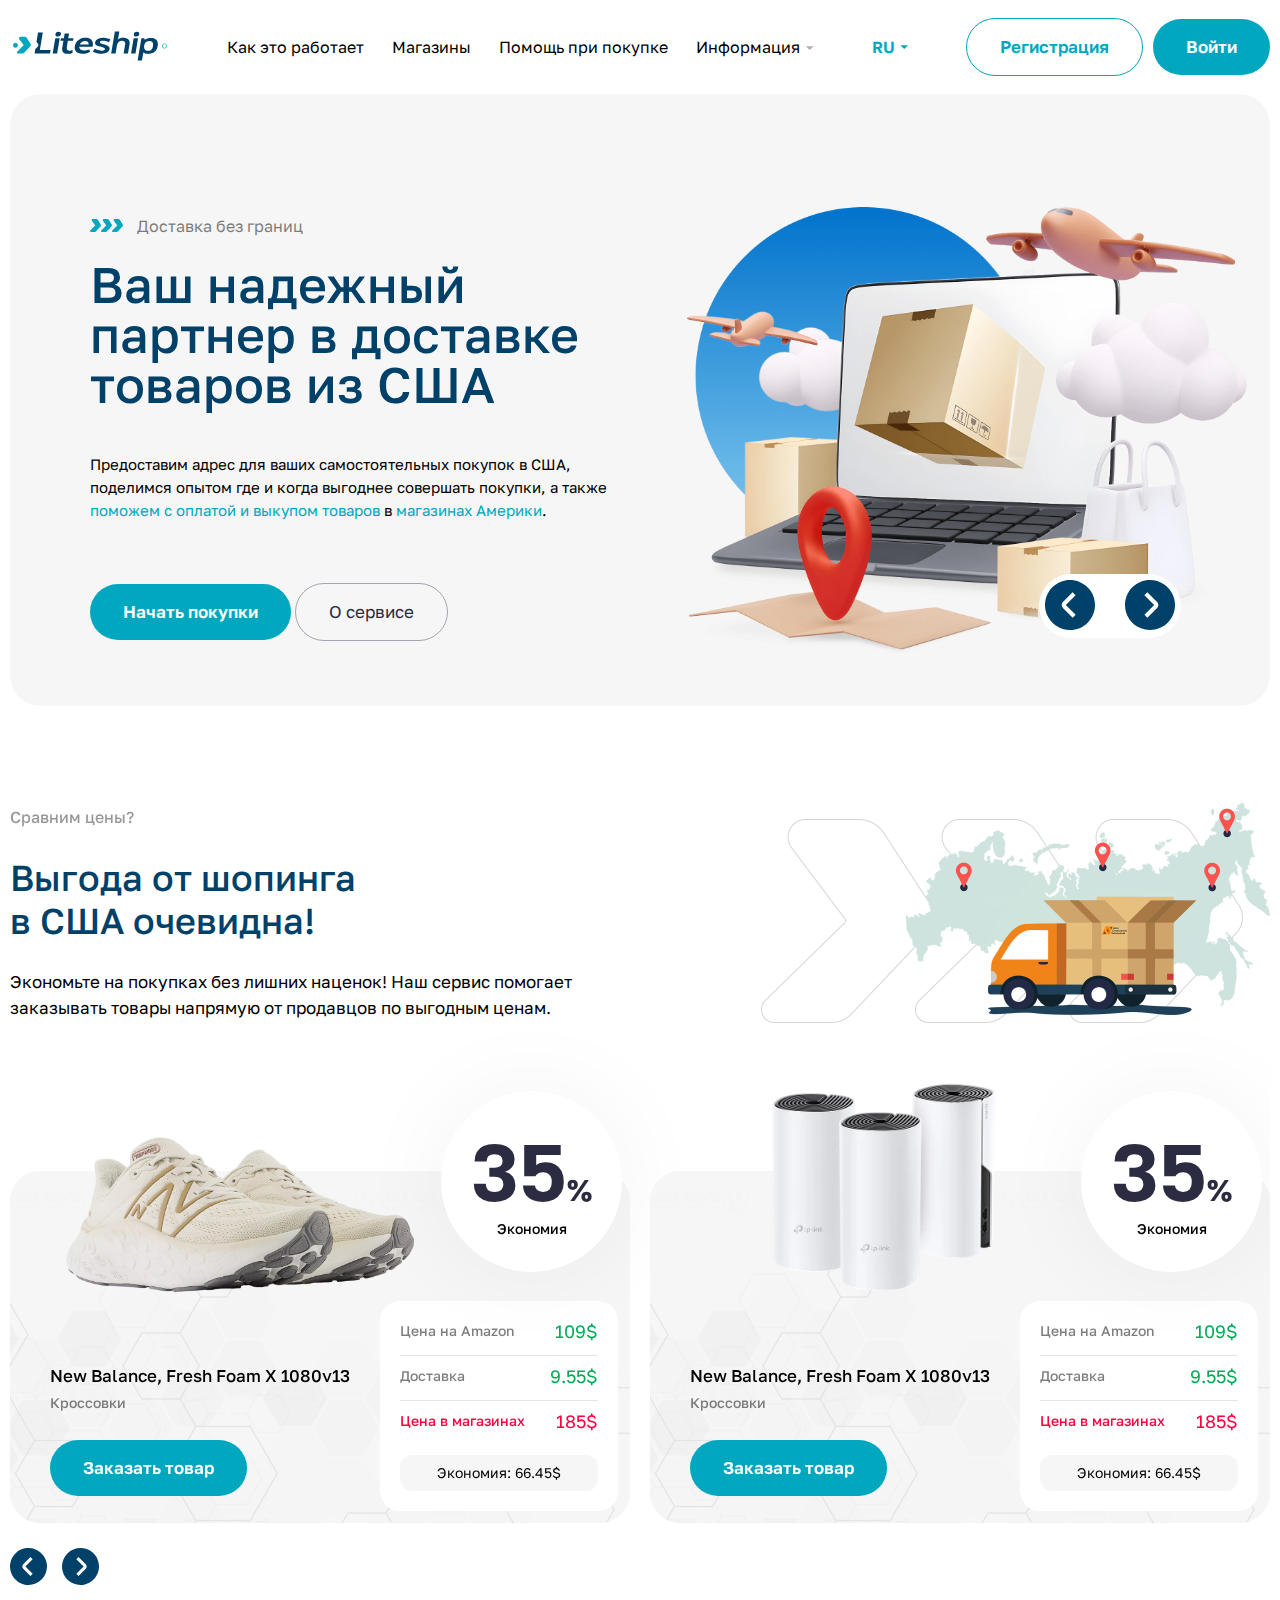
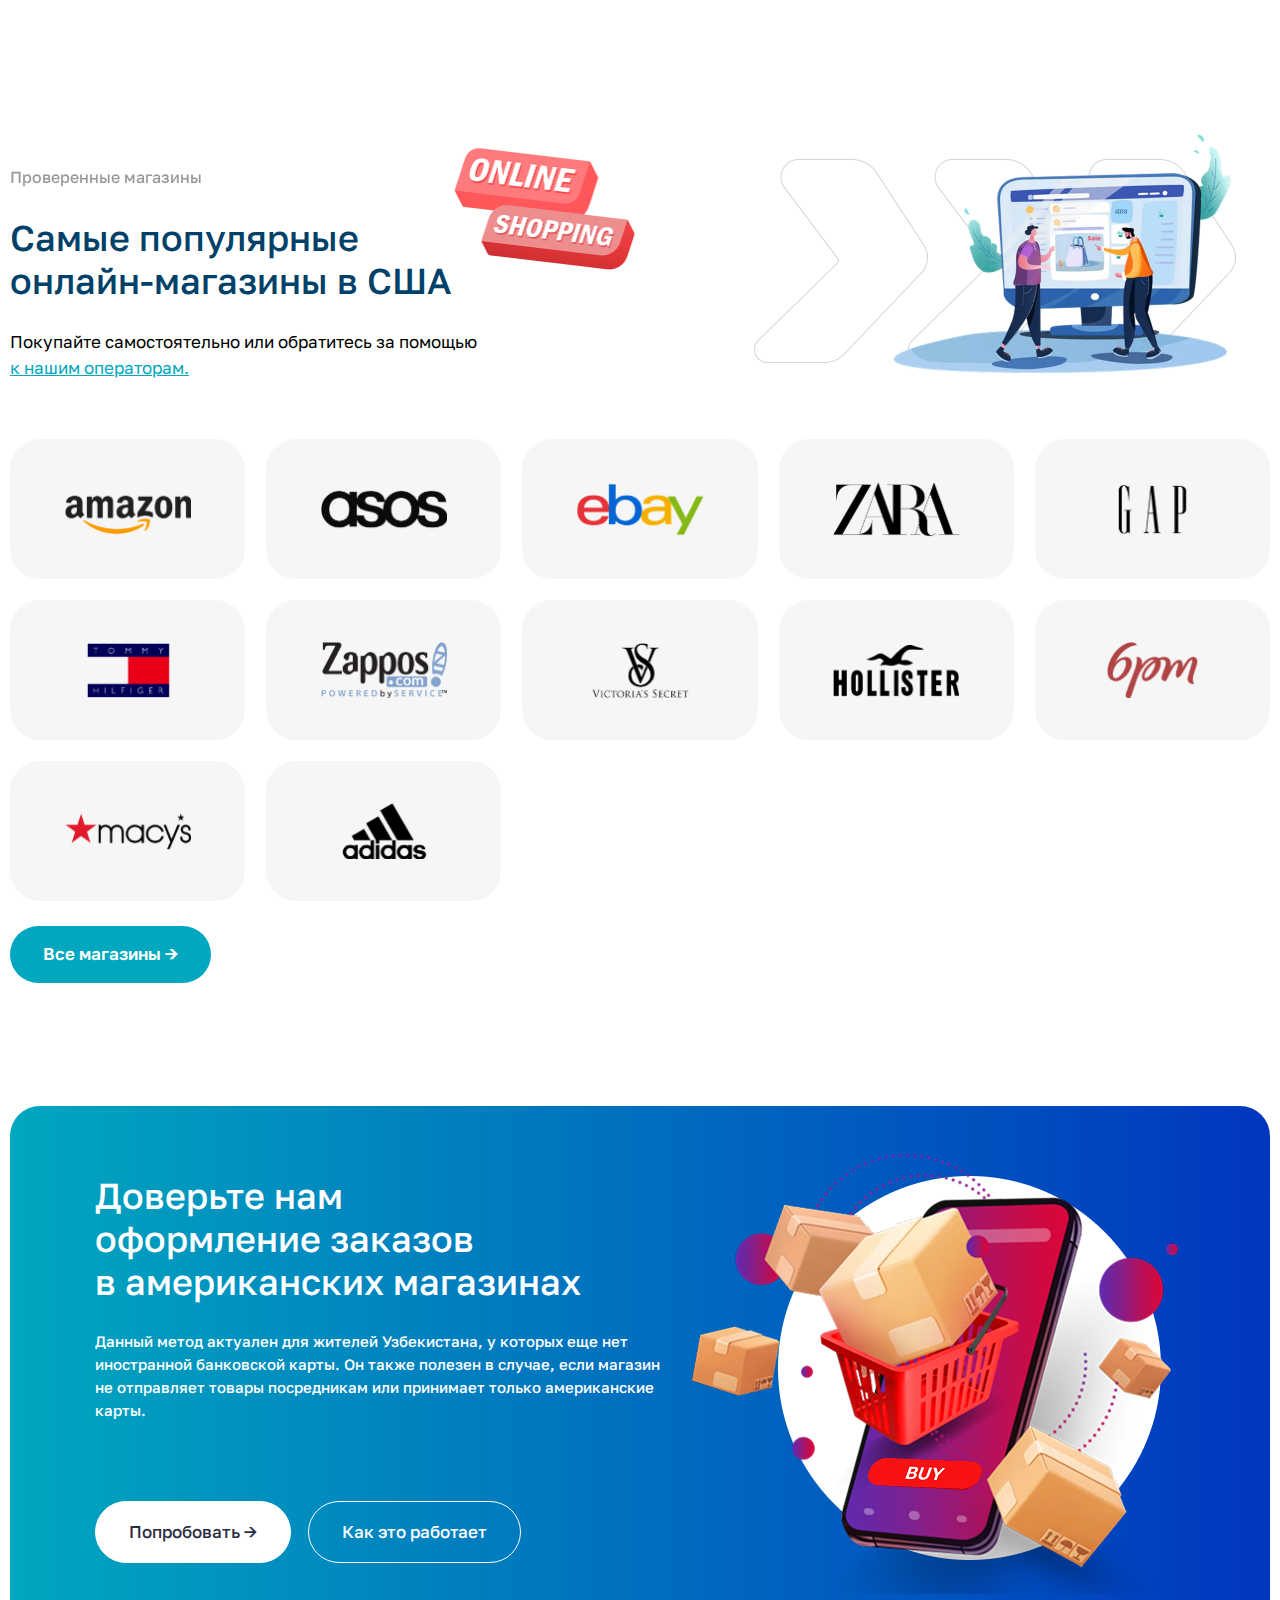
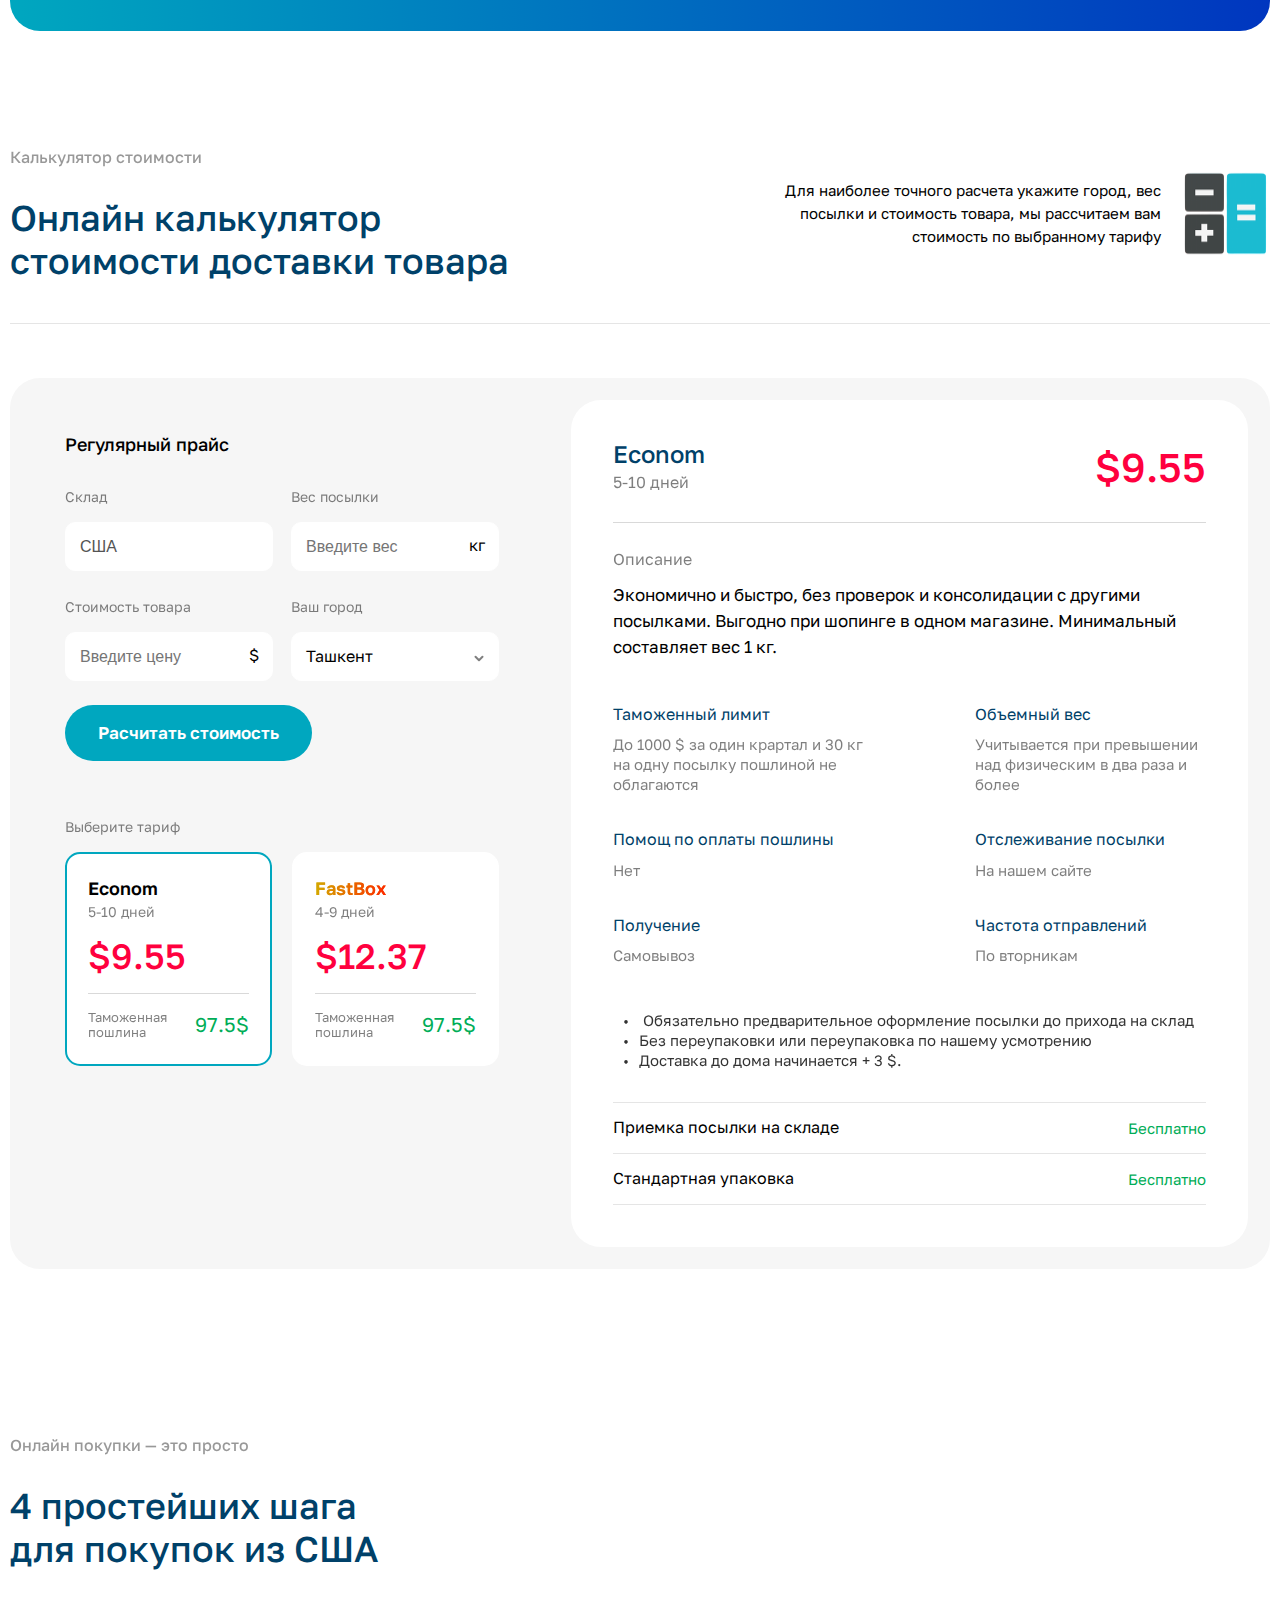
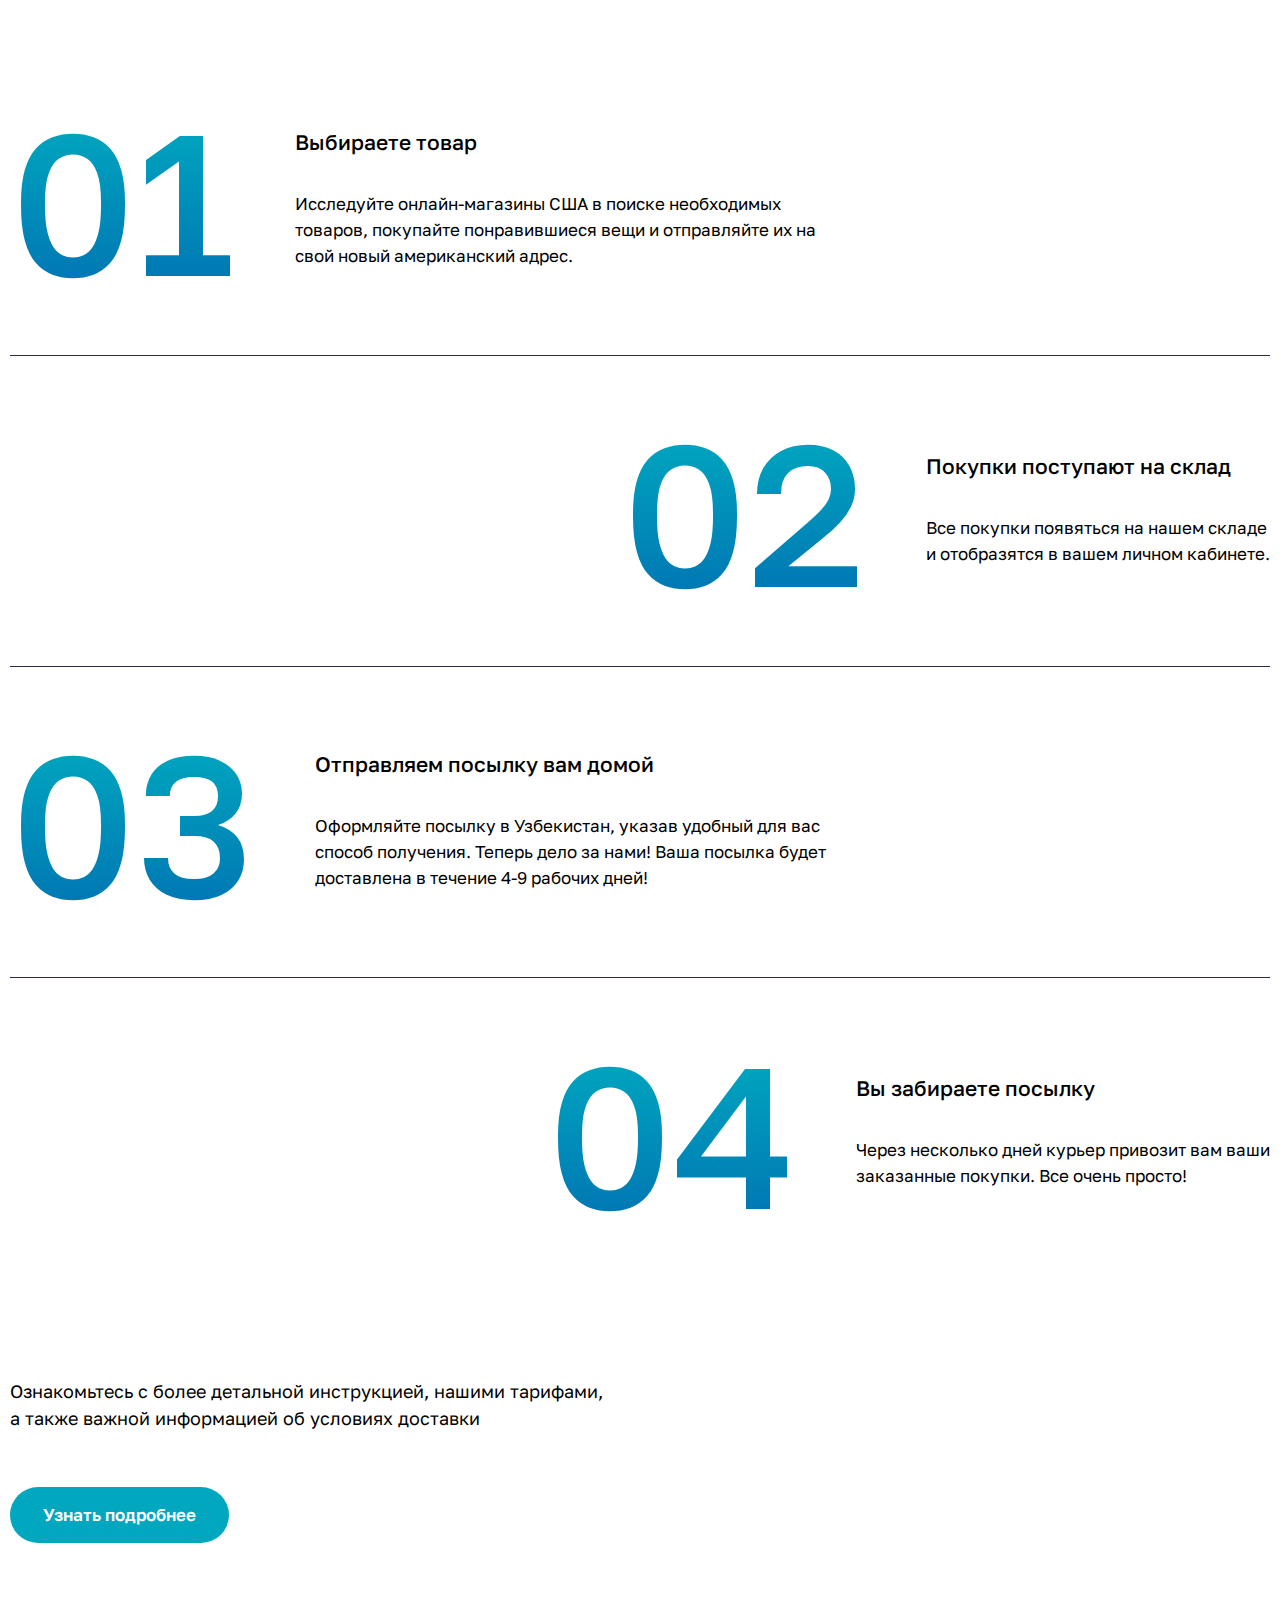
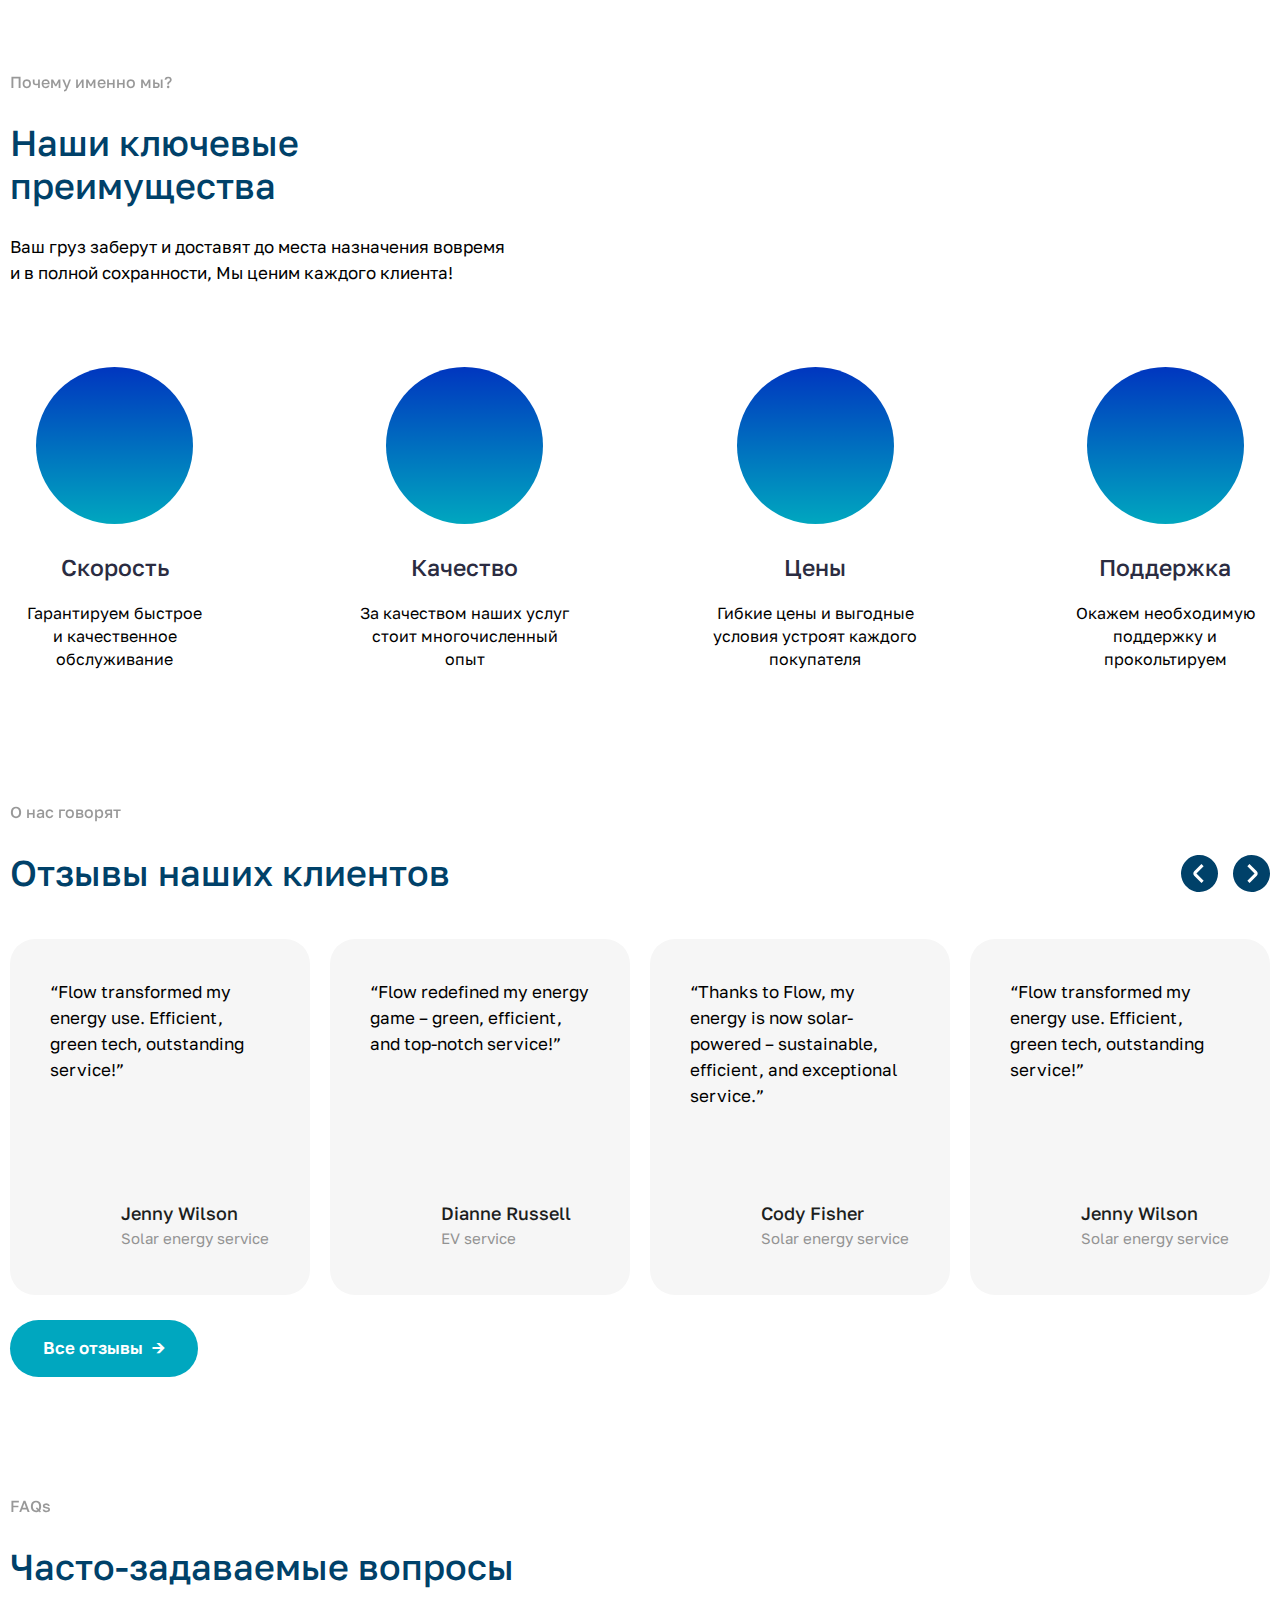
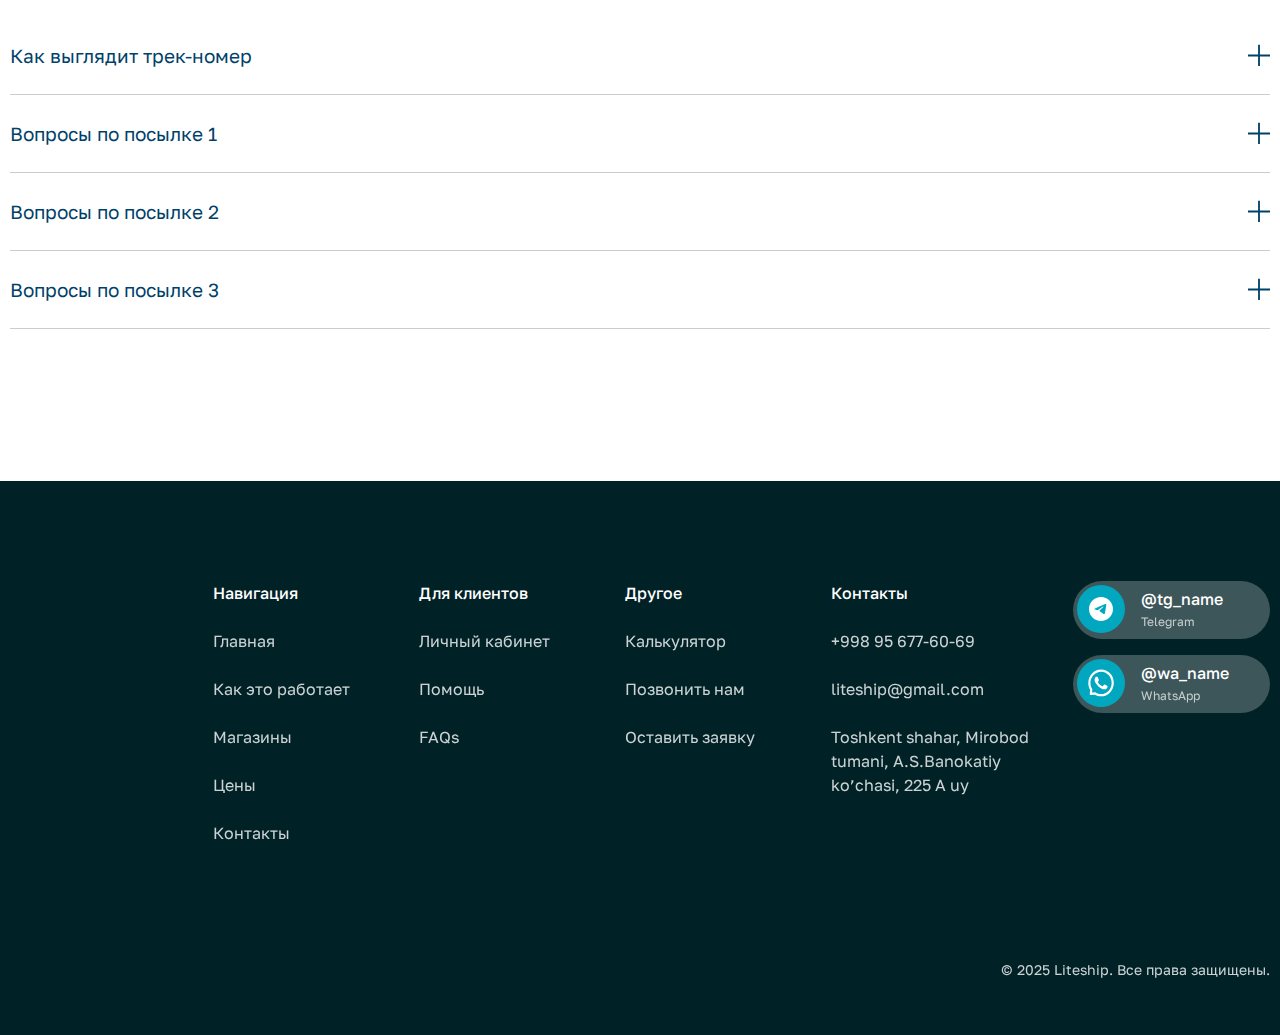
<file: index.html>
<!DOCTYPE html>
<html lang="en">
  <head>
    <meta charset="UTF-8" />
    <meta name="viewport" content="width=device-width, initial-scale=1.0" />
    <link type="image/x-icon" href="/img/liteshipFav.ico" rel="shortcut icon">
    <link type="Image/x-icon" href="/img/liteshipFav.ico" rel="icon">
    <link rel="stylesheet" href="/css/reset.css" />
    <link rel="stylesheet" href="/css/swiper.min.css" />
    <link rel="stylesheet" href="/css/fonts.css" />
    <link rel="stylesheet" href="/css/header.css" />
    <link rel="stylesheet" href="/css/trust.css" />
    <link rel="stylesheet" href="/css/compare.css" />
    <link rel="stylesheet" href="/css/main.css" />
    <link rel="stylesheet" href="/css/popular.css" />
    <link rel="stylesheet" href="/css/calculator.css" />
    <link rel="stylesheet" href="/css/faq.css" />
    <link rel="stylesheet" href="/css/reviews.css" />
    <link rel="stylesheet" href="/css/advantages.css" />
    <link rel="stylesheet" href="/css/steps.css" />
    <link rel="stylesheet" href="/css/footer.css" />
    <link rel="stylesheet" href="/css/common.css" />
    <title>Liteship</title>
  </head>
  <body>
    <header class="header">
      <div class="header__desktop container">
        <div class="logo">
          <a href="/">
            <img src="/img/logo.svg" alt="logo" width="160" height="30" />
          </a>
        </div>
        <nav class="nav">
          <ul class="nav__list">
            <li class="nav__item">
              <a href="./pages/howorks.html" class="nav__link">Как это работает</a>
            </li>
            <li class="nav__item"><a href="pages/store.html" class="nav__link">Магазины</a></li>
            <li class="nav__item">
              <a href="pages/help.html" class="nav__link">Помощь при покупке</a>
            </li>
            <li class="nav__item subitems">
              <span class="nav__link"
                ><span>Информация</span>
                <svg
                  class="arrow"
                  width="9"
                  height="4"
                  viewBox="0 0 9 4"
                  fill="none"
                  xmlns="http://www.w3.org/2000/svg"
                >
                  <path
                    d="M4.75 4L8.64711 0.25H0.852886L4.75 4Z"
                    fill="#B1B1B1"
                  />
                </svg>
              </span>
              <div class="information">
                <div class="information__top information__content">
                  <div class="subtitle">Дополнительная информация</div>
                </div>
                <nav class="information__links information__content">
                  <ul class="information__list">
                    <li><a href="./pages/prise.html">Цены</a></li>
                    <li><a href="./pages/about.html">О компании</a></li>
                    <li><a href="#">Популярные вопросы</a></li>
                  </ul>
                  <ul class="information__list">
                    <li><a href="#">Отзывы</a></li>
                    <li><a href="./pages/blog.html">Блог</a></li>
                    <li><a href="pages/blockprod.html">Запрещенные товары</a></li>
                  </ul>
                  <ul class="information__list">
                    <li>
                      <a href="tel:+998 95 677-60-69" class="contacts"
                        >+998 95 677-60-69</a
                      >
                    </li>
                    <li>
                      <a href="mailto:liteship@gmail.com" class="contacts"
                        >liteship@gmail.com</a
                      >
                    </li>
                  </ul>
                </nav>
                <div class="information__socials">
                  <a href="#" target="_blank">
                    <div class="information__img">
                      <img
                        src="/img/icons/information_telegram.svg"
                        alt="telegram"
                        width="48"
                        height="48"
                      />
                    </div>
                    <div class="information__text">
                      <span>@tg_name</span>
                      <span>Telegram</span>
                    </div>
                  </a>
                  <a href="#" target="_blank">
                    <div class="information__img">
                      <img
                        src="/img/icons/information_whatsapp.svg"
                        alt="telegram"
                        width="48"
                        height="48"
                      />
                    </div>
                    <div class="information__text">
                      <span>@wa_name</span>
                      <span>WhatsApp</span>
                    </div>
                  </a>
                </div>
              </div>
            </li>
          </ul>
        </nav>
        <ul class="socials">
          <li class="socials__item">
            <a href="#" target="_blank">
              <img
                src="/img/icons//telegram.svg"
                alt="telegram"
                width="27"
                height="27"
              />
            </a>
          </li>
          <li class="socials__item">
            <a href="#" target="_blank">
              <img
                src="/img/icons/whatsapp.svg"
                alt="whatsapp"
                width="27"
                height="27"
              />
            </a>
          </li>
        </ul>
        <div class="lang">
          <a href="#" class="lang__btn"
            ><span>RU</span>
            <svg
              class="arrow"
              width="9"
              height="4"
              viewBox="0 0 9 4"
              fill="none"
              xmlns="http://www.w3.org/2000/svg"
            >
              <path d="M4.25 4L8.14711 0.25H0.352886L4.25 4Z" fill="#00A7BF" />
            </svg>
          </a>
          <ul class="lang__dropdown">
            <li class="lang__item"><a href="#uz">UZ</a></li>
          </ul>
        </div>
        <div class="btns">
          <a href="" class="btn transparent">Регистрация</a>
          <a href="" class="btn">Войти</a>
        </div>
        <div class="burger" id="burger">
          <img src="/img//icons/burger.svg" alt="burger" width="36" height="27">
          <img src="/img//icons/close.svg" alt="close" width="36" height="27">
        </div>
      </div>
    </header>
    <div class="header__mobile" id="mobileMenu">
      <div class="header__mobiletitle">Меню</div>
      <nav class="header__mobilenav">
        <ul class="header__mobilelist">
          <li class="header__mobileitem"><a href="pages/howorks.html">Как это работает</a></li>
          <li class="header__mobileitem"><a href="pages/store.html">Магазины</a></li>
          <li class="header__mobileitem"><a href="pages/help.html">Помощь при покупке</a></li>
          <li class="header__mobileitem">
            <a id="headerMobileDrop" href="#">
                Информация 
                <svg
                class="arrow"
                width="9"
                height="4"
                viewBox="0 0 9 4"
                fill="none"
                xmlns="http://www.w3.org/2000/svg"
              >
                <path
                  d="M4.75 4L8.64711 0.25H0.852886L4.75 4Z"
                  fill="#B1B1B1"
                />
              </svg>
            </a>
            <ul class="header__mobile-drop">
              <li><a href="pages/prise.html">Цены</a></li>
              <li><a href="pages/about.html">О компании</a></li>
              <li><a href="#!">Популярные вопросы</a></li>
              <li><a href="#!">Отзывы</a></li>
              <li><a href="pages/blog.html">Блог</a></li>
              <li><a href="pages/blockprod.html">Запрещенные товары</a></li>
            </ul>
          </li>
          <li class="header__mobileitem">
            <a id="headerMobileDropLang" href="#!">
              RU
              <svg
                class="arrow"
                width="9"
                height="4"
                viewBox="0 0 9 4"
                fill="none"
                xmlns="http://www.w3.org/2000/svg"
              >
                <path
                  d="M4.75 4L8.64711 0.25H0.852886L4.75 4Z"
                  fill="#B1B1B1"
                />
              </svg>
            </a>
            <ul class="header__mobile-drop lang__drop">
              <li><a href="#!">UZ</a></li>
            </ul>
          </li>
        </ul>
      </nav>
      <div class="header__mobile-socials">
        <a href="#" target="_blank">
          <img
            src="/img/icons//telegram.svg"
            alt="telegram"
            width="50"
            height="50"
          />
        </a>
        <a href="#" target="_blank">
          <img
            src="/img/icons/whatsapp.svg"
            alt="whatsapp"
            width="50"
            height="50"
          />
        </a>
      </div>
      <div class="header__mobile-btns">
        <a href="#" class="btn transparent">Регистрация</a>
        <a href="#" class="btn">Войти</a>
      </div>
    </div>
    
    <section class="main">
      <!-- Slider main container -->
      <div class="swiper" id="main_swiper">
        <!-- Additional required wrapper -->
        <div class="swiper-wrapper">
          <!-- Slides -->
          <div class="swiper-slide card">
            <div class="card__content">
              <div class="main__subtitle">
                <img src="/img/icons/main.svg" alt="arrows" loading="lazy" />
                <span>Доставка без границ</span>
              </div>
              <div class="main__title">
                Ваш надежный партнер в доставке товаров из США
              </div>
              <div class="main__text">
                Предоставим адрес для ваших самостоятельных покупок в США, поделимся опытом где и когда выгоднее совершать покупки, а также <a target="_blank" href="https://pochtoy.com/fast-buy/">поможем с оплатой и выкупом товаров</a> в <a target="_blank" href="https://pochtoy.com/landings/stores/">магазинах Америки</a>.
              </div>
              <div class="btns">
                <a href="#" class="btn">Начать покупки</a>
                <a href="#" class="btn transparent">О сервисе</a>
              </div>
            </div>
            <div class="card__img">
              <img src="/img/slide1.png" alt="slide" width="816" height="555" />
            </div>
          </div>
          <div class="swiper-slide card">
            <div class="card__content">
              <div class="main__subtitle">
                <img src="/img/icons/main.svg" alt="arrows" loading="lazy" />
                <span>ТОЛЬКО У НАС</span>
              </div>
              <div class="main__title">
                Специальная цена на доставку витаминов iHerb
              </div>
              <div class="main__text">
                Огромный выбор БАДов, косметики, продуктов и спортивного питания
              </div>
              <div class="btns">
                <a href="#" class="btn">Узнать больше</a>
              </div>
            </div>
            <div class="card__img">
              <img src="/img/slide2.png" alt="slide" width="816" height="555" />
            </div>
          </div>
          <div class="swiper-slide card">
            <div class="card__content">
              <div class="main__subtitle">
                <img src="/img/icons/main.svg" alt="arrows" loading="lazy" />
                <span>ПРОДУКЦИЯ APPLE</span>
              </div>
              <div class="main__title">Доставка техники APPLE из США</div>
              <div class="main__text">
                Все товары Apple по американским ценам доступны пользователям LiteShip уже сейчас.
              </div>
              <div class="btns">
                <a href="#" class="btn">Начать покупки</a>
                <a href="#" class="btn transparent">Магазины</a>
              </div>
            </div>
            <div class="card__img">
              <img src="/img/slide3.png" alt="slide" width="816" height="555" />
            </div>
          </div>
          <div class="swiper-slide card">
            <div class="card__content">
              <div class="main__subtitle">
                <img src="/img/icons/main.svg" alt="arrows" loading="lazy" />
                <span>С НАМИ ВЫГОДНЕЕ</span>
              </div>
              <div class="main__title">Платим 3$ с каждой отправленной посылки</div>
              <div class="main__text">
                Приводите друзей — они получат 15% скидки на первую посылку, а вы — $3 с каждой их покупки в течение года!
              </div>
              <div class="btns">
                <a href="#" class="btn">Начать покупки</a>
                <a href="#" class="btn transparent">Магазины</a>
              </div>
            </div>
            <div class="card__img">
              <img src="/img/slide4.png" alt="slide" width="816" height="555" />
            </div>
          </div>
        </div>

        <!-- If we need navigation buttons -->
        <div class="main__btns">
          <div class="swiper-button-prev-main">
            <svg
              width="50"
              height="50"
              viewBox="0 0 37 37"
              fill="none"
              xmlns="http://www.w3.org/2000/svg"
            >
              <path
                d="M37 18.5C37 14.8411 35.915 11.2643 33.8822 8.22196C31.8494 5.17965 28.9601 2.80846 25.5796 1.40824C22.1992 0.0080172 18.4795 -0.358347 14.8908 0.355482C11.3022 1.06931 8.0058 2.83126 5.41853 5.41853C2.83126 8.0058 1.0693 11.3022 0.355478 14.8908C-0.358351 18.4795 0.00801216 22.1992 1.40823 25.5796C2.80845 28.9601 5.17964 31.8494 8.22195 33.8822C11.2643 35.915 14.841 37 18.5 37C23.4049 36.9947 28.1073 35.0439 31.5756 31.5756C35.0439 28.1073 36.9947 23.4049 37 18.5ZM13.2368 20.6799C12.6587 20.1017 12.334 19.3176 12.334 18.5C12.334 17.6824 12.6587 16.8983 13.2368 16.3201L20.441 9.11588L22.6209 11.2958L15.4167 18.5L22.6795 25.7643L20.5042 27.9443L13.2368 20.6799Z"
                fill="#004169"
              />
            </svg>
          </div>
          <div class="swiper-button-next-main">
            <svg
              width="50"
              height="50"
              viewBox="0 0 37 37"
              fill="none"
              xmlns="http://www.w3.org/2000/svg"
            >
              <path
                d="M0 18.5C0 22.159 1.08501 25.7357 3.11781 28.778C5.15062 31.8204 8.03992 34.1915 11.4204 35.5918C14.8008 36.992 18.5205 37.3583 22.1092 36.6445C25.6978 35.9307 28.9942 34.1687 31.5815 31.5815C34.1687 28.9942 35.9307 25.6978 36.6445 22.1092C37.3583 18.5205 36.992 14.8008 35.5918 11.4204C34.1915 8.03992 31.8204 5.15062 28.778 3.11781C25.7357 1.08501 22.159 0 18.5 0C13.5951 0.005305 8.89266 1.95611 5.42438 5.42438C1.95611 8.89266 0.005305 13.5951 0 18.5ZM23.7632 16.3201C24.3413 16.8983 24.666 17.6824 24.666 18.5C24.666 19.3176 24.3413 20.1017 23.7632 20.6799L16.559 27.8841L14.3791 25.7042L21.5833 18.5L14.3205 11.2357L16.4958 9.05575L23.7632 16.3201Z"
                fill="#004169"
              />
            </svg>
          </div>
        </div>
      </div>
    </section>
    <section class="compare container">
      <div class="top compare__top">
        <div class="titleblock">
          <div class="subtitle">Сравним цены?</div>
          <h3 class="title">Выгода от шопинга <br />в США очевидна!</h3>
          <div class="text">
            Экономьте на покупках без лишних наценок! Наш сервис помогает
            заказывать товары напрямую от продавцов по выгодным ценам.
          </div>
        </div>
        <div class="titleimg">
          <img
            src="/img/compare.png"
            alt="compare"
            loading="lazy"
            width="509"
            height="221"
          />
        </div>
      </div>
      <!-- Slider main container -->
      <div class="swiper compare__cards" id="compare_swiper">
        <!-- Additional required wrapper -->
        <div class="swiper-wrapper">
          <!-- Slides -->
          <div class="swiper-slide compare__card">
            <div class="compare__cardtop">
              <img
                src="/img/boots.png"
                alt="product"
                loading="lazy"
                width="402"
                height="228"
                class="img"
              />
              <div class="economyblock">
                <div class="economyblock__inner">
                  <span>35 <sup>%</sup></span>
                  <span>Экономия</span>
                </div>
              </div>
            </div>
            <div class="compare__cardinner">
              <div class="compare__content">
                <div class="compare__info">
                  <div class="compare__title">
                    New Balance, Fresh Foam X 1080v13
                  </div>
                  <div class="compare__subtitle">Кроссовки</div>
                  <a href="#" class="btn">Заказать товар</a>
                </div>
                <div class="compare__price">
                  <ul>
                    <li><span>Цена на Amazon</span><span>109$</span></li>
                    <li><span>Доставка</span><span>9.55$</span></li>
                    <li><span>Цена в магазинах</span><span>185$</span></li>
                  </ul>
                  <div class="economy">Экономия: 66.45$</div>
                </div>
              </div>
            </div>
          </div>
          <div class="swiper-slide compare__card">
            <div class="compare__cardtop">
              <img
                src="/img/tplink.png"
                alt="product"
                loading="lazy"
                width="402"
                height="228"
                class="img"
              />
              <div class="economyblock">
                <div class="economyblock__inner">
                  <span>35 <sup>%</sup></span>
                  <span>Экономия</span>
                </div>
              </div>
            </div>
            <div class="compare__cardinner">
              <div class="compare__content">
                <div class="compare__info">
                  <div class="compare__title">
                    New Balance, Fresh Foam X 1080v13
                  </div>
                  <div class="compare__subtitle">Кроссовки</div>
                  <a href="#" class="btn">Заказать товар</a>
                </div>
                <div class="compare__price">
                  <ul>
                    <li><span>Цена на Amazon</span><span>109$</span></li>
                    <li><span>Доставка</span><span>9.55$</span></li>
                    <li><span>Цена в магазинах</span><span>185$</span></li>
                  </ul>
                  <div class="economy">Экономия: 66.45$</div>
                </div>
              </div>
            </div>
          </div>
          <div class="swiper-slide compare__card">
            <div class="compare__cardtop">
              <img
                src="/img/tplink.png"
                alt="product"
                loading="lazy"
                width="402"
                height="228"
                class="img"
              />
              <div class="economyblock">
                <div class="economyblock__inner">
                  <span>29 <sup>%</sup></span>
                  <span>Экономия</span>
                </div>
              </div>
            </div>
            <div class="compare__cardinner">
              <div class="compare__content">
                <div class="compare__info">
                  <div class="compare__title">
                    New Balance, Fresh Foam X 1080v13
                  </div>
                  <div class="compare__subtitle">Кроссовки</div>
                  <a href="#" class="btn">Заказать товар</a>
                </div>
                <div class="compare__price">
                  <ul>
                    <li><span>Цена на Amazon</span><span>109$</span></li>
                    <li><span>Доставка</span><span>9.55$</span></li>
                    <li><span>Цена в магазинах</span><span>185$</span></li>
                  </ul>
                  <div class="economy">Экономия: 66.45$</div>
                </div>
              </div>
            </div>
          </div>
        </div>
        <!-- If we need pagination -->
        <div class="swiper-pagination"></div>

        <!-- If we need navigation buttons -->
        <div class="bts">
          <div class="swiper-button-prev-compare">
            <svg
              width="37"
              height="37"
              viewBox="0 0 37 37"
              fill="none"
              xmlns="http://www.w3.org/2000/svg"
            >
              <path
                d="M37 18.5C37 14.8411 35.915 11.2643 33.8822 8.22196C31.8494 5.17965 28.9601 2.80846 25.5796 1.40824C22.1992 0.0080172 18.4795 -0.358347 14.8908 0.355482C11.3022 1.06931 8.0058 2.83126 5.41853 5.41853C2.83126 8.0058 1.0693 11.3022 0.355478 14.8908C-0.358351 18.4795 0.00801216 22.1992 1.40823 25.5796C2.80845 28.9601 5.17964 31.8494 8.22195 33.8822C11.2643 35.915 14.841 37 18.5 37C23.4049 36.9947 28.1073 35.0439 31.5756 31.5756C35.0439 28.1073 36.9947 23.4049 37 18.5ZM13.2368 20.6799C12.6587 20.1017 12.334 19.3176 12.334 18.5C12.334 17.6824 12.6587 16.8983 13.2368 16.3201L20.441 9.11588L22.6209 11.2958L15.4167 18.5L22.6795 25.7643L20.5042 27.9443L13.2368 20.6799Z"
                fill="#004169"
              />
            </svg>
          </div>
          <div class="swiper-button-next-compare">
            <svg
              width="37"
              height="37"
              viewBox="0 0 37 37"
              fill="none"
              xmlns="http://www.w3.org/2000/svg"
            >
              <path
                d="M0 18.5C0 22.159 1.08501 25.7357 3.11781 28.778C5.15062 31.8204 8.03992 34.1915 11.4204 35.5918C14.8008 36.992 18.5205 37.3583 22.1092 36.6445C25.6978 35.9307 28.9942 34.1687 31.5815 31.5815C34.1687 28.9942 35.9307 25.6978 36.6445 22.1092C37.3583 18.5205 36.992 14.8008 35.5918 11.4204C34.1915 8.03992 31.8204 5.15062 28.778 3.11781C25.7357 1.08501 22.159 0 18.5 0C13.5951 0.005305 8.89266 1.95611 5.42438 5.42438C1.95611 8.89266 0.005305 13.5951 0 18.5ZM23.7632 16.3201C24.3413 16.8983 24.666 17.6824 24.666 18.5C24.666 19.3176 24.3413 20.1017 23.7632 20.6799L16.559 27.8841L14.3791 25.7042L21.5833 18.5L14.3205 11.2357L16.4958 9.05575L23.7632 16.3201Z"
                fill="#004169"
              />
            </svg>
          </div>
        </div>
      </div>
    </section>
    <section class="container popular">
      <div class="popular__top top">
        <div class="titleblock">
          <div class="subtitle">Проверенные магазины</div>
          <h3 class="title">
            Самые популярные <br />
            онлайн-магазины в США
          </h3>
          <div class="text">
            Покупайте самостоятельно или обратитесь за помощью
            <a href="#">к&nbsp;нашим&nbsp;операторам.</a>
          </div>
          <img
            src="/img/popular_online.png"
            alt="popular online"
            class="img"
            width="227"
            height="178"
          />
        </div>
        <div class="titleimg">
          <img
            src="/img/popular.png"
            alt="popular"
            loading="lazy"
            width="516"
            height="262"
          />
        </div>
      </div>
      <div class="popular__cards">
        <div class="popular__card">
          <img
            src="/img/logos/amazon.png"
            alt="amazon"
            loading="lazy"
            width="126"
            height="56"
          />
        </div>
        <div class="popular__card">
          <img
            src="/img/logos/asos.png"
            alt="asos"
            loading="lazy"
            width="126"
            height="56"
          />
        </div>
        <div class="popular__card">
          <img
            src="/img/logos/ebay.png"
            alt="ebay"
            loading="lazy"
            width="126"
            height="56"
          />
        </div>
        <div class="popular__card">
          <img
            src="/img/logos/zara.png"
            alt="zara"
            loading="lazy"
            width="126"
            height="56"
          />
        </div>
        <div class="popular__card">
          <img
            src="/img/logos/gap.png"
            alt="gap"
            loading="lazy"
            width="126"
            height="56"
          />
        </div>
        <div class="popular__card">
          <img
            src="/img/logos/th.png"
            alt="th"
            loading="lazy"
            width="126"
            height="56"
          />
        </div>
        <div class="popular__card">
          <img
            src="/img/logos/zappos.png"
            alt="zappos"
            loading="lazy"
            width="126"
            height="56"
          />
        </div>
        <div class="popular__card">
          <img
            src="/img/logos/vs.png"
            alt="vs"
            loading="lazy"
            width="126"
            height="56"
          />
        </div>
        <div class="popular__card">
          <img
            src="/img/logos/holister.png"
            alt="holister"
            loading="lazy"
            width="126"
            height="56"
          />
        </div>
        <div class="popular__card">
          <img
            src="/img/logos/6pm.png"
            alt="6pm"
            loading="lazy"
            width="126"
            height="56"
          />
        </div>
        <div class="popular__card">
          <img
            src="/img/logos/macys.png"
            alt="macys"
            loading="lazy"
            width="126"
            height="56"
          />
        </div>
        <div class="popular__card">
          <img
            src="/img/logos/adidas.png"
            alt="adidas"
            loading="lazy"
            width="126"
            height="56"
          />
        </div>
      </div>
      <a href="#" class="btn">Все магазины →</a>
    </section>
    <section class="container trust">
      <div class="trust__inner">
        <div class="trust__content">
          <div class="trust__title">
            Доверьте нам оформление&nbsp;заказов в&nbsp;американских магазинах
          </div>
          <div class="trust__text">
            Данный метод актуален для жителей Узбекистана, у которых еще нет
            иностранной банковской карты. Он также полезен в случае, если
            магазин не отправляет товары посредникам или принимает только
            американские карты.
          </div>
          <div class="trust__btns">
            <a href="#" class="trust__btn" target="_blank">Попробовать →</a>
            <a href="#" class="trust__btn transparent" target="_blank"
              >Как это работает</a
            >
          </div>
        </div>
        <div class="trust__img">
          <img
            src="/img/trust.png"
            alt="buy"
            loading="lazy"
            width="551"
            height="453"
          />
        </div>
      </div>
    </section>
    <section class="calculator container">
      <div class="calculator__top top">
        <div class="titleblock">
          <div class="subtitle">Калькулятор стоимости</div>
          <h3 class="title">
            Онлайн калькулятор стоимости&nbsp;доставки товара
          </h3>
        </div>
        <div class="titleimg">
          <p>
            Для наиболее точного расчета укажите город, вес посылки и стоимость
            товара, мы рассчитаем вам стоимость по выбранному тарифу
          </p>
          <img
            src="/img/calculator.png"
            alt="calculator"
            loading="lazy"
            width="91"
            height="87"
          />
        </div>
      </div>
      <div class="calculator__body">
        <div class="calculator__options">
          <div class="calculator__optionstitle">Регулярный прайс</div>
          <div class="calculator__optionslist">
            <div class="calculator__option">
              <div class="calculator__optionlabel">Склад</div>
              <div class="calculator__optioninput">
                <input type="text" value="США" disabled />
              </div>
            </div>
            <div class="calculator__option">
              <div class="calculator__optionlabel">Вес посылки</div>
              <div class="calculator__optioninput">
                <input type="text" placeholder="Введите вес" id="weight" />
                <div class="calculator__input-span">кг</div>
              </div>
            </div>
            <div class="calculator__option">
              <div class="calculator__optionlabel">Стоимость товара</div>
              <div class="calculator__optioninput">
                <input type="text" placeholder="Введите цену" id="price" />
                <div class="calculator__input-span">$</div>
              </div>
            </div>
            <div class="calculator__option">
              <div class="calculator__optionlabel">Ваш город</div>
              <div class="calculator__optioninput">
                <div class="dropdown" id="dropdown-menu">
                  <div class="dropdown-toggle" onclick="toggleDropdown()">
                    <span id="selected-option">Ташкент</span>
                    <span class="arrow"
                      ><img
                        src="/img/icons/dropdown-arrow.svg"
                        alt="arrow"
                        loading="lazy"
                    /></span>
                  </div>
                  <ul class="dropdown-menu">
                    <li class="dropdown-item" onclick="selectOption('Ташкент')">
                      Ташкент
                    </li>
                  </ul>
                  <input
                    type="hidden"
                    name="dropdown-value"
                    id="dropdown-value"
                    value="Ташкент"
                  />
                </div>
              </div>
            </div>
          </div>
          <a href="#" class="btn">Расчитать стоимость</a>
          <div class="calculator__tarifs">
            <p>Выберите тариф</p>
            <div class="calculator__tarifcards">
              <div class="calculator__tarifcard active" id="econom">
                <div class="calculator__tariftitle">
                  <span>Econom</span> <span>5-10 дней</span>
                </div>
                <div class="calculator__tarifprice">$<span>9.55</span></div>
                <div class="calculator__tariffees">
                  <span>Таможенная пошлина</span>
                  <span>97.5$</span>
                </div>
              </div>
              <div class="calculator__tarifcard premium" id="premium">
                <div class="calculator__tariftitle">
                  <span
                    ><span>FastBox</span
                    ><span
                      ><img
                        src="/img/icons/cron.svg"
                        width="19"
                        height="16"
                        alt="cron"
                        loading="lazy" /></span
                  ></span>
                  <span>4-9 дней</span>
                </div>
                <div class="calculator__tarifprice">$<span>12.37</span></div>
                <div class="calculator__tariffees">
                  <span>Таможенная пошлина</span>
                  <span>97.5$</span>
                </div>
              </div>
            </div>
          </div>
        </div>
        <div class="calculator__info active" id="econom-content">
          <div class="calculator__infotop">
            <div class="calculator__infotitle">
              <span>Econom</span>
              <span>5-10 дней</span>
            </div>
            <div class="calculator__infoprice">$<span>9.55</span></div>
          </div>
          <div class="calculator__infodesc">
            <div class="calculator__infodesctitle">Описание</div>
            <div class="calculator__infodescp">
              Экономично и быстро, без проверок и консолидации с другими
              посылками. Выгодно при шопинге в одном магазине. Минимальный
              составляет вес 1 кг.
            </div>
          </div>
          <div class="calculator__advantages">
            <div class="calculator__advantagescard">
              <div class="calculator__advantagestitle">Таможенный лимит</div>
              <div class="calculator__advantagesp">
                До 1000 $ за один крартал и 30 кг на одну посылку пошлиной не
                облагаются
              </div>
            </div>
            <div class="calculator__advantagescard">
              <div class="calculator__advantagestitle">Объемный вес</div>
              <div class="calculator__advantagesp">
                Учитывается при превышении над физическим в два раза и более
              </div>
            </div>
            <div class="calculator__advantagescard">
              <div class="calculator__advantagestitle">
                Помощ по оплаты пошлины
              </div>
              <div class="calculator__advantagesp">Нет</div>
            </div>
            <div class="calculator__advantagescard">
              <div class="calculator__advantagestitle">
                Отслеживание посылки
              </div>
              <div class="calculator__advantagesp">На нашем сайте</div>
            </div>
            <div class="calculator__advantagescard">
              <div class="calculator__advantagestitle">Получение</div>
              <div class="calculator__advantagesp">Самовывоз</div>
            </div>
            <div class="calculator__advantagescard">
              <div class="calculator__advantagestitle">Частота отправлений</div>
              <div class="calculator__advantagesp">По вторникам</div>
            </div>
          </div>
          <ul class="calculator__requirements">
            <li>
              Обязательно предварительное оформление посылки до прихода на склад
            </li>
            <li>Без переупаковки или переупаковка по нашему усмотрению</li>
            <li>Доставка до дома начинается + 3 $.</li>
          </ul>
          <ul class="calculator__bonuses">
            <li>
              <span>Приемка посылки на складе</span> <span>Бесплатно</span>
            </li>
            <li><span>Стандартная упаковка</span> <span>Бесплатно</span></li>
          </ul>
        </div>
        <div class="calculator__info" id="premium-content">
          <div class="calculator__infotop">
            <div class="calculator__infotitle">
              <span>FastBox</span>
              <span>4-9 дней</span>
            </div>
            <div class="calculator__infoprice">$<span>12.37</span></div>
          </div>
          <div class="calculator__infodesc">
            <div class="calculator__infodesctitle">Описание</div>
            <div class="calculator__infodescp">
              Доступность спецзапросов и консолидации с другими посылками.
              Доступна доставка курьером или самовывоз из пункта выдачи.
              Минимальный вес составляет 1 кг
            </div>
          </div>
          <div class="calculator__advantages">
            <div class="calculator__advantagescard">
              <div class="calculator__advantagestitle">Таможенный лимит</div>
              <div class="calculator__advantagesp">
                До 1000 $ за один крартал и 30 кг на одну посылку пошлиной не
                облагаются
              </div>
            </div>
            <div class="calculator__advantagescard">
              <div class="calculator__advantagestitle">Объемный вес</div>
              <div class="calculator__advantagesp">
                Учитывается при превышении над физическим в два раза и более
              </div>
            </div>
            <div class="calculator__advantagescard">
              <div class="calculator__advantagestitle">
                Помощ по оплаты пошлины
              </div>
              <div class="calculator__advantagesp">Да</div>
            </div>
            <div class="calculator__advantagescard">
              <div class="calculator__advantagestitle">
                Отслеживание посылки
              </div>
              <div class="calculator__advantagesp">На нашем сайте</div>
            </div>
            <div class="calculator__advantagescard">
              <div class="calculator__advantagestitle">Получение</div>
              <div class="calculator__advantagesp">До дома или самовывоз</div>
            </div>
            <div class="calculator__advantagescard">
              <div class="calculator__advantagestitle">Частота отправлений</div>
              <div class="calculator__advantagesp">
                по вторникам и четвергам
              </div>
            </div>
          </div>
          <ul class="calculator__requirements">
            <li>
              Обязательно предварительное оформление посылки до прихода на склад
            </li>
            <li>
              Объединение нескольких посылок в одну и стандартная упаковка без
              доплаты
            </li>
            <li>Доставка включается в стоимост тарифу</li>
          </ul>
          <ul class="calculator__bonuses">
            <li>
              <span>Приемка посылки на складе</span> <span>Бесплатно</span>
            </li>
            <li><span>Стандартная упаковка</span> <span>Бесплатно</span></li>
          </ul>
        </div>
      </div>
    </section>
    <section class="steps container">
      <div class="steps__top top">
        <div class="titleblock">
          <div class="subtitle">Онлайн покупки — это просто</div>
          <h3 class="title">4 простейших шага <br />для покупок из США</h3>
        </div>
        <div class="titleimg">
          <img
            src="/img/arrows.png"
            alt="arrows"
            loading="lazy"
            width="482"
            height="204"
          />
        </div>
      </div>
      <div class="steps__content">
        <div class="steps__item">
          <div class="steps__side">
            <div class="steps__number">01</div>
            <div class="steps__text">
              <div class="steps__title">Выбираете товар</div>
              <div class="steps__p">
                Исследуйте онлайн-магазины США в поиске необходимых товаров,
                покупайте понравившиеся вещи и отправляйте их на свой новый
                американский адрес.
              </div>
            </div>
          </div>
          <div class="steps__img">
            <img
              src="/img/steps1.png"
              alt="step image"
              loading="lazy"
              width="263"
              height="242"
            />
          </div>
        </div>
        <div class="steps__item">
          <div class="steps__side">
            <div class="steps__number">02</div>
            <div class="steps__text">
              <div class="steps__title">Покупки поступают на склад</div>
              <div class="steps__p">
                Все покупки появяться на нашем складе<br />
                и отобразятся в вашем личном кабинете.
              </div>
            </div>
          </div>
          <div class="steps__img">
            <img
              src="/img/steps2.png"
              alt="step image"
              loading="lazy"
              width="366"
              height="242"
            />
          </div>
        </div>
        <div class="steps__item">
          <div class="steps__side">
            <div class="steps__number">03</div>
            <div class="steps__text">
              <div class="steps__title">Отправляем посылку вам домой</div>
              <div class="steps__p">
                Оформляйте посылку в Узбекистан, указав удобный для вас способ
                получения. Теперь дело за нами! Ваша посылка будет доставлена в
                течение 4-9 рабочих дней!
              </div>
            </div>
          </div>
          <div class="steps__img">
            <img
              src="/img/steps3.png"
              alt="step image"
              loading="lazy"
              width="298"
              height="242"
            />
          </div>
        </div>
        <div class="steps__item">
          <div class="steps__side">
            <div class="steps__number">04</div>
            <div class="steps__text">
              <div class="steps__title">Вы забираете посылку</div>
              <div class="steps__p">
                Через несколько дней курьер привозит вам ваши<br />
                заказанные покупки. Все очень просто!
              </div>
            </div>
          </div>
          <div class="steps__img">
            <img
              src="/img/steps4.png"
              alt="step image"
              loading="lazy"
              width="370"
              height="242"
            />
          </div>
        </div>
      </div>
      <div class="steps__info">
        <p>
          Ознакомьтесь с более детальной инструкцией, нашими тарифами, а также
          важной информацией об условиях доставки
        </p>
        <a href="#" class="btn">Узнать подробнее</a>
      </div>
    </section>
    <section class="advantages container">
      <div class="advantages__top top">
        <div class="titleblock">
          <div class="subtitle">Почему именно мы?</div>
          <h3 class="title">Наши ключевые <br />преимущества</h3>
          <div class="text">
            Ваш груз заберут и доставят до места назначения вовремя
            и&nbsp;в&nbsp;полной сохранности, Мы ценим каждого клиента!
          </div>
        </div>
        <div class="titleimg">
          <img
            src="/img/arrows.png"
            alt="arrows"
            loading="lazy"
            width="482"
            height="204"
          />
        </div>
      </div>
      <div class="cards">
        <div class="card">
          <div class="card__img">
            <img
              src="/img/icons/light.svg"
              alt="light"
              loading="lazy"
              width="60"
              height="60"
            />
          </div>
          <div class="card__title">Скорость</div>
          <div class="card__text">
            Гарантируем быстрое и&nbsp;качественное обслуживание
          </div>
        </div>
        <div class="card">
          <div class="card__img">
            <img
              src="/img/icons/thumb.svg"
              alt="thumb"
              loading="lazy"
              width="60"
              height="60"
            />
          </div>
          <div class="card__title">Качество</div>
          <div class="card__text">
            За качеством наших услуг стоит многочисленный опыт
          </div>
        </div>
        <div class="card">
          <div class="card__img">
            <img
              src="/img/icons/dollar.svg"
              alt="dollar"
              loading="lazy"
              width="60"
              height="60"
            />
          </div>
          <div class="card__title">Цены</div>
          <div class="card__text">
            Гибкие цены и выгодные условия устроят каждого покупателя
          </div>
        </div>
        <div class="card">
          <div class="card__img">
            <img
              src="/img/icons/user.svg"
              alt="user"
              loading="lazy"
              width="60"
              height="60"
            />
          </div>
          <div class="card__title">Поддержка</div>
          <div class="card__text">
            Окажем необходимую поддержку и прокольтируем
          </div>
        </div>
      </div>
    </section>
    <section class="reviews container">
      <div class="reviews__top top">
        <div class="titleblock">
          <div class="subtitle">О нас говорят</div>
          <h3 class="title">Отзывы наших клиентов</h3>
        </div>
        <div class="btns">
          <!-- If we need navigation buttons -->
          <div class="swiper-button-prev-reviews">
            <svg
              width="37"
              height="37"
              viewBox="0 0 37 37"
              fill="none"
              xmlns="http://www.w3.org/2000/svg"
            >
              <path
                d="M37 18.5C37 14.8411 35.915 11.2643 33.8822 8.22196C31.8494 5.17965 28.9601 2.80846 25.5796 1.40824C22.1992 0.0080172 18.4795 -0.358347 14.8908 0.355482C11.3022 1.06931 8.0058 2.83126 5.41853 5.41853C2.83126 8.0058 1.0693 11.3022 0.355478 14.8908C-0.358351 18.4795 0.00801216 22.1992 1.40823 25.5796C2.80845 28.9601 5.17964 31.8494 8.22195 33.8822C11.2643 35.915 14.841 37 18.5 37C23.4049 36.9947 28.1073 35.0439 31.5756 31.5756C35.0439 28.1073 36.9947 23.4049 37 18.5ZM13.2368 20.6799C12.6587 20.1017 12.334 19.3176 12.334 18.5C12.334 17.6824 12.6587 16.8983 13.2368 16.3201L20.441 9.11588L22.6209 11.2958L15.4167 18.5L22.6795 25.7643L20.5042 27.9443L13.2368 20.6799Z"
                fill="#004169"
              />
            </svg>
          </div>
          <div class="swiper-button-next-reviews">
            <svg
              width="37"
              height="37"
              viewBox="0 0 37 37"
              fill="none"
              xmlns="http://www.w3.org/2000/svg"
            >
              <path
                d="M0 18.5C0 22.159 1.08501 25.7357 3.11781 28.778C5.15062 31.8204 8.03992 34.1915 11.4204 35.5918C14.8008 36.992 18.5205 37.3583 22.1092 36.6445C25.6978 35.9307 28.9942 34.1687 31.5815 31.5815C34.1687 28.9942 35.9307 25.6978 36.6445 22.1092C37.3583 18.5205 36.992 14.8008 35.5918 11.4204C34.1915 8.03992 31.8204 5.15062 28.778 3.11781C25.7357 1.08501 22.159 0 18.5 0C13.5951 0.005305 8.89266 1.95611 5.42438 5.42438C1.95611 8.89266 0.005305 13.5951 0 18.5ZM23.7632 16.3201C24.3413 16.8983 24.666 17.6824 24.666 18.5C24.666 19.3176 24.3413 20.1017 23.7632 20.6799L16.559 27.8841L14.3791 25.7042L21.5833 18.5L14.3205 11.2357L16.4958 9.05575L23.7632 16.3201Z"
                fill="#004169"
              />
            </svg>
          </div>
        </div>
      </div>
      <div class="cards">
        <!-- Slider main container -->
        <div class="swiper" id="reviews_swiper">
          <!-- Additional required wrapper -->
          <div class="swiper-wrapper">
            <!-- Slides -->
            <div class="swiper-slide card">
              <div class="card__content">
                <div class="card__text">
                  “Flow transformed my energy use. Efficient, green tech,
                  outstanding service!”
                </div>
                <div class="card__user">
                  <div class="card__img">
                    <img
                      src="/img/profile1.jpeg"
                      alt="profile"
                      loading="lazy"
                      width="56"
                      height="56"
                    />
                  </div>
                  <div class="card__profile">
                    <div class="card__name">Jenny Wilson</div>
                    <div class="card__position">Solar energy service</div>
                  </div>
                </div>
              </div>
            </div>
            <div class="swiper-slide card">
              <div class="card__content">
                <div class="card__text">
                  “Flow redefined my energy game – green, efficient, and
                  top-notch service!”
                </div>
                <div class="card__user">
                  <div class="card__img">
                    <img
                      src="/img/profile2.jpeg"
                      alt="profile"
                      loading="lazy"
                      width="56"
                      height="56"
                    />
                  </div>
                  <div class="card__profile">
                    <div class="card__name">Dianne Russell</div>
                    <div class="card__position">EV service</div>
                  </div>
                </div>
              </div>
            </div>
            <div class="swiper-slide card">
              <div class="card__content">
                <div class="card__text">
                  “Thanks to Flow, my energy is now solar-powered – sustainable,
                  efficient, and exceptional service.”
                </div>
                <div class="card__user">
                  <div class="card__img">
                    <img
                      src="/img/profile3.jpeg"
                      alt="profile"
                      loading="lazy"
                      width="56"
                      height="56"
                    />
                  </div>
                  <div class="card__profile">
                    <div class="card__name">Cody Fisher</div>
                    <div class="card__position">Solar energy service</div>
                  </div>
                </div>
              </div>
            </div>
            <div class="swiper-slide card">
              <div class="card__content">
                <div class="card__text">
                  “Flow transformed my energy use. Efficient, green tech,
                  outstanding service!”
                </div>
                <div class="card__user">
                  <div class="card__img">
                    <img
                      src="/img/profile4.jpeg"
                      alt="profile"
                      loading="lazy"
                      width="56"
                      height="56"
                    />
                  </div>
                  <div class="card__profile">
                    <div class="card__name">Jenny Wilson</div>
                    <div class="card__position">Solar energy service</div>
                  </div>
                </div>
              </div>
            </div>

            <div class="swiper-slide card">
              <div class="card__content">
                <div class="card__text">
                  “Flow transformed my energy use. Efficient, green tech,
                  outstanding service!”
                </div>
                <div class="card__user">
                  <div class="card__img">
                    <img
                      src="/img/profile1.jpeg"
                      alt="profile"
                      loading="lazy"
                      width="56"
                      height="56"
                    />
                  </div>
                  <div class="card__profile">
                    <div class="card__name">Jenny Wilson</div>
                    <div class="card__position">Solar energy service</div>
                  </div>
                </div>
              </div>
            </div>
            <div class="swiper-slide card">
              <div class="card__content">
                <div class="card__text">
                  “Flow transformed my energy use. Efficient, green tech,
                  outstanding service!”
                </div>
                <div class="card__user">
                  <div class="card__img">
                    <img
                      src="/img/profile2.jpeg"
                      alt="profile"
                      loading="lazy"
                      width="56"
                      height="56"
                    />
                  </div>
                  <div class="card__profile">
                    <div class="card__name">Jenny Wilson</div>
                    <div class="card__position">Solar energy service</div>
                  </div>
                </div>
              </div>
            </div>
            <div class="swiper-slide card">
              <div class="card__content">
                <div class="card__text">
                  “Flow transformed my energy use. Efficient, green tech,
                  outstanding service!”
                </div>
                <div class="card__user">
                  <div class="card__img">
                    <img
                      src="/img/profile3.jpeg"
                      alt="profile"
                      loading="lazy"
                      width="56"
                      height="56"
                    />
                  </div>
                  <div class="card__profile">
                    <div class="card__name">Jenny Wilson</div>
                    <div class="card__position">Solar energy service</div>
                  </div>
                </div>
              </div>
            </div>
            <div class="swiper-slide card">
              <div class="card__content">
                <div class="card__text">
                  “Flow transformed my energy use. Efficient, green tech,
                  outstanding service!”
                </div>
                <div class="card__user">
                  <div class="card__img">
                    <img
                      src="/img/profile4.jpeg"
                      alt="profile"
                      loading="lazy"
                      width="56"
                      height="56"
                    />
                  </div>
                  <div class="card__profile">
                    <div class="card__name">Jenny Wilson</div>
                    <div class="card__position">Solar energy service</div>
                  </div>
                </div>
              </div>
            </div>
          </div>
        </div>
        <a href="#" class="btn"
          >Все отзывы <span style="padding-left: 5px">→</span></a
        >
      </div>
    </section>
    <section class="faq container">
      <div class="titleblock">
        <div class="subtitle">FAQs</div>
        <h3 class="title">Часто-задаваемые вопросы</h3>
      </div>
      <div id="accordion" class="accordion">
        <div class="accordion__item">
          <div class="accordion__header">Как выглядит трек-номер</div>
          <div class="accordion__body">
            <div class="accordion__content">
              Lorem ipsum dolor sit amet consectetur adipisicing elit. Possimus
              earum fugit tenetur laborum. Odio adipisci impedit, quae unde
              itaque voluptates illo cum dolorum dignissimos architecto repellat
              nostrum veniam provident. Quibusdam!
            </div>
          </div>
        </div>
        <div class="accordion__item">
          <div class="accordion__header">Вопросы по посылке 1</div>
          <div class="accordion__body">
            <div class="accordion__content">
              Lorem ipsum dolor sit amet consectetur adipisicing elit.
              Accusantium voluptatibus eveniet atque reprehenderit obcaecati,
              deleniti recusandae tenetur debitis numquam commodi esse magnam
              delectus dolorum quidem! Obcaecati doloremque accusamus ut
              cupiditate.
            </div>
          </div>
        </div>
        <div class="accordion__item">
          <div class="accordion__header">Вопросы по посылке 2</div>
          <div class="accordion__body">
            <div class="accordion__content">
              Lorem ipsum dolor, sit amet consectetur adipisicing elit. Nihil
              praesentium incidunt explicabo cum quisquam obcaecati expedita
              omnis, quas ipsa maiores assumenda minus natus harum voluptates
              doloremque enim quibusdam odit? Unde!''
            </div>
          </div>
        </div>
        <div class="accordion__item">
          <div class="accordion__header">Вопросы по посылке 3</div>
          <div class="accordion__body">
            <div class="accordion__content">
              Lorem ipsum dolor, sit amet consectetur adipisicing elit. Nihil
              praesentium incidunt explicabo cum quisquam obcaecati expedita
              omnis, quas ipsa maiores assumenda minus natus harum voluptates
              doloremque enim quibusdam odit? Unde!''
            </div>
          </div>
        </div>
      </div>
    </section>
    <footer class="footer">
      <img src="/img/lines.svg" alt="lines" loading="lazy" class="lines" />
      <div class="footer__inner container">
        <div class="footer__logo">
          <a href="/">
            <img
              src="/img/footer_logo.svg"
              alt="logo"
              loading="lazy"
              width="160"
            />
          </a>
        </div>
        <nav class="footer__nav">
          <ul class="footer__navlist">
            <li>Навигация</li>
            <li><a href="#">Главная</a></li>
            <li><a href="#">Как это работает</a></li>
            <li><a href="#">Магазины</a></li>
            <li><a href="#">Цены</a></li>
            <li><a href="#">Контакты</a></li>
          </ul>
          <ul class="footer__navlist">
            <li>Для клиентов</li>
            <li><a href="#">Личный кабинет</a></li>
            <li><a href="#">Помощь</a></li>
            <li><a href="#">FAQs</a></li>
          </ul>
          <ul class="footer__navlist">
            <li>Другое</li>
            <li><a href="#">Калькулятор</a></li>
            <li><a href="#">Позвонить нам</a></li>
            <li><a href="#">Оставить заявку</a></li>
          </ul>
          <ul class="footer__navlist">
            <li>Контакты</li>
            <li><a href="tel:+998 95 677-60-69">+998 95 677-60-69</a></li>
            <li><a href="mailto:liteship@gmail.com">liteship@gmail.com</a></li>
            <li>
              <span
                >Toshkent shahar, Mirobod tumani, A.S.Banokatiy ko’chasi, 225 A
                uy</span
              >
            </li>
          </ul>
        </nav>
        <ul class="footer__socials">
          <li>
            <a href="#">
              <div>
                <img
                  src="/img/icons/information_telegram.svg"
                  alt="telegram"
                  width="48"
                  height="48"
                />
              </div>
              <div class="content">
                <span>@tg_name</span>
                <span>Telegram</span>
              </div>
            </a>
          </li>
          <li>
            <a href="#">
              <div>
                <img
                  src="/img/icons/information_whatsapp.svg"
                  alt="whatsapp"
                  width="48"
                  height="48"
                />
              </div>
              <div class="content">
                <span>@wa_name</span>
                <span>WhatsApp</span>
              </div>
            </a>
          </li>
        </ul>
      </div>
      <div class="copiright container">
        © 2025 Liteship. Все права защищены.
      </div>
    </footer>
    <script defer src="/js/swiper.min.js"></script>
    <script defer src="/js/faqs.js"></script>
    <script defer src="/js/main.js"></script>
    <script defer>
      document.addEventListener("DOMContentLoaded", function () {
          accardionSwiper();
      });
    </script>
    <script defer src="/js/calculator.js"></script>
    
  </body>
</html>
</file>
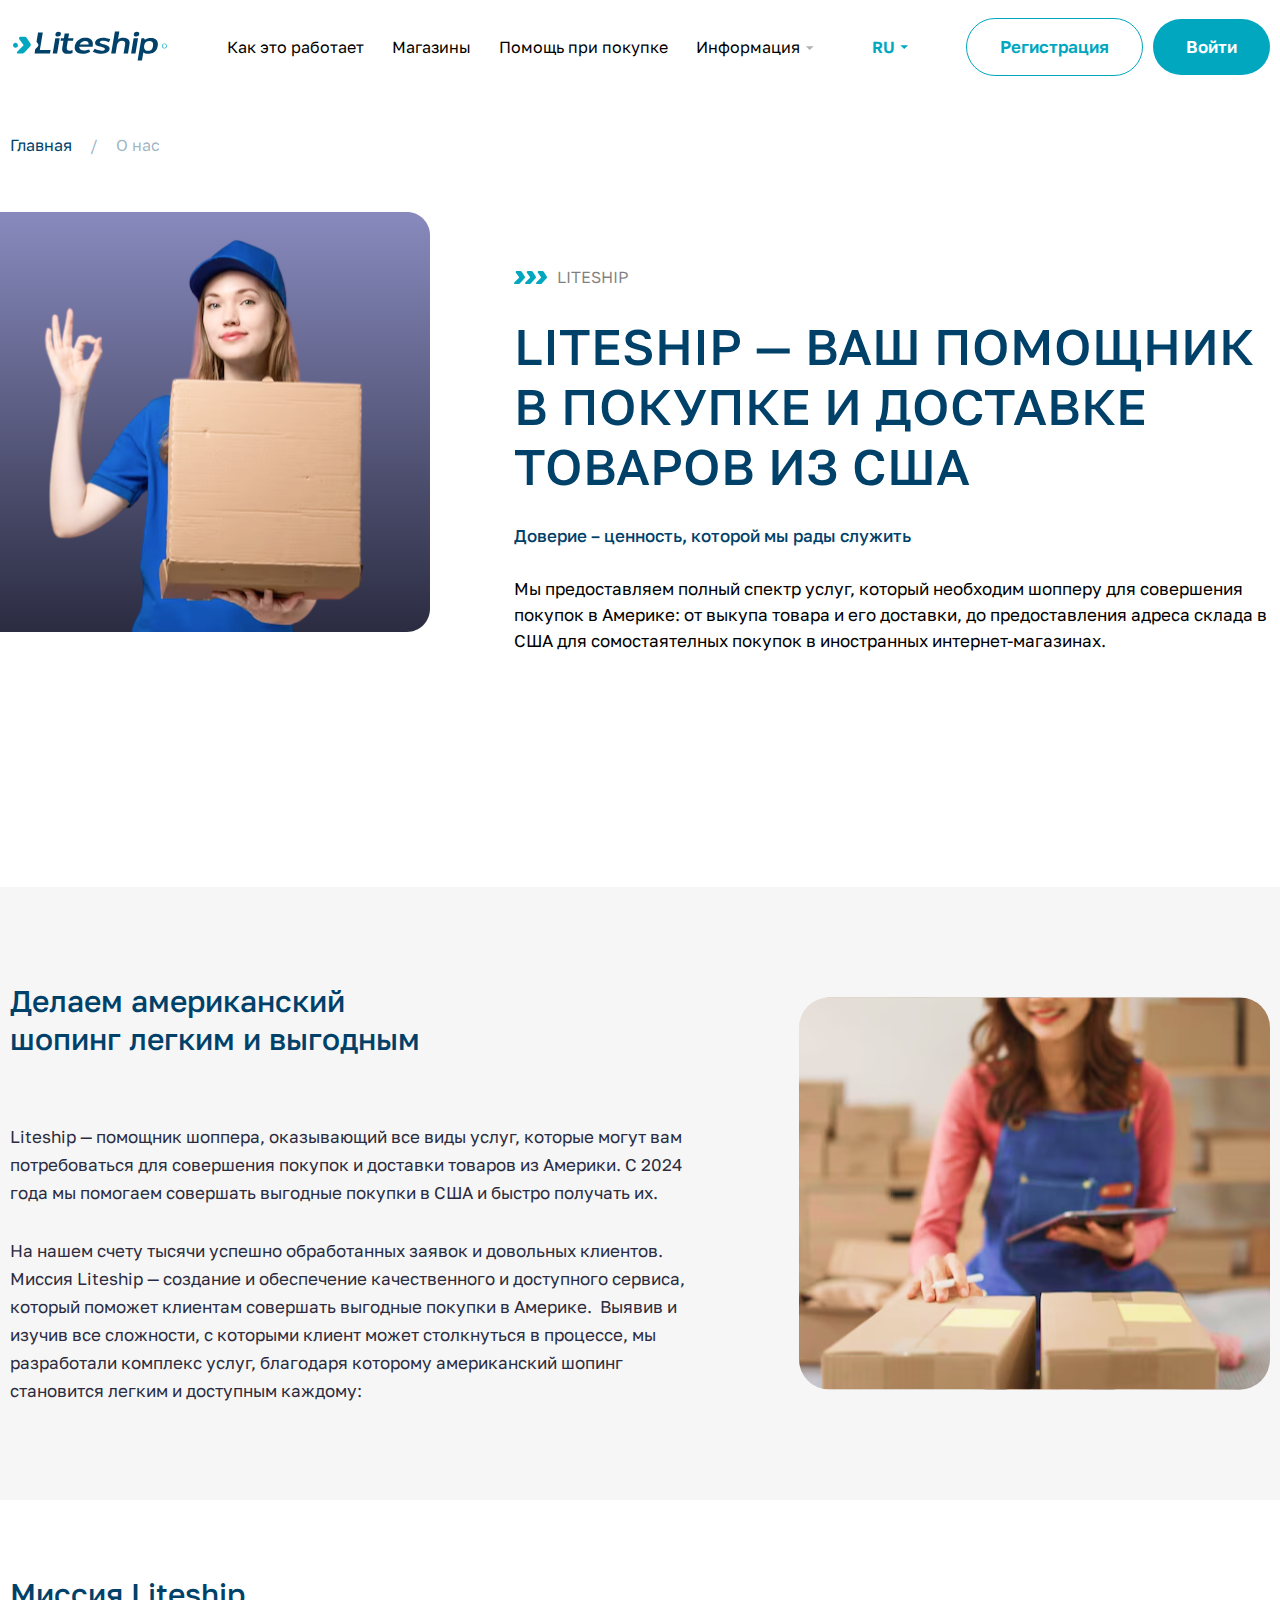
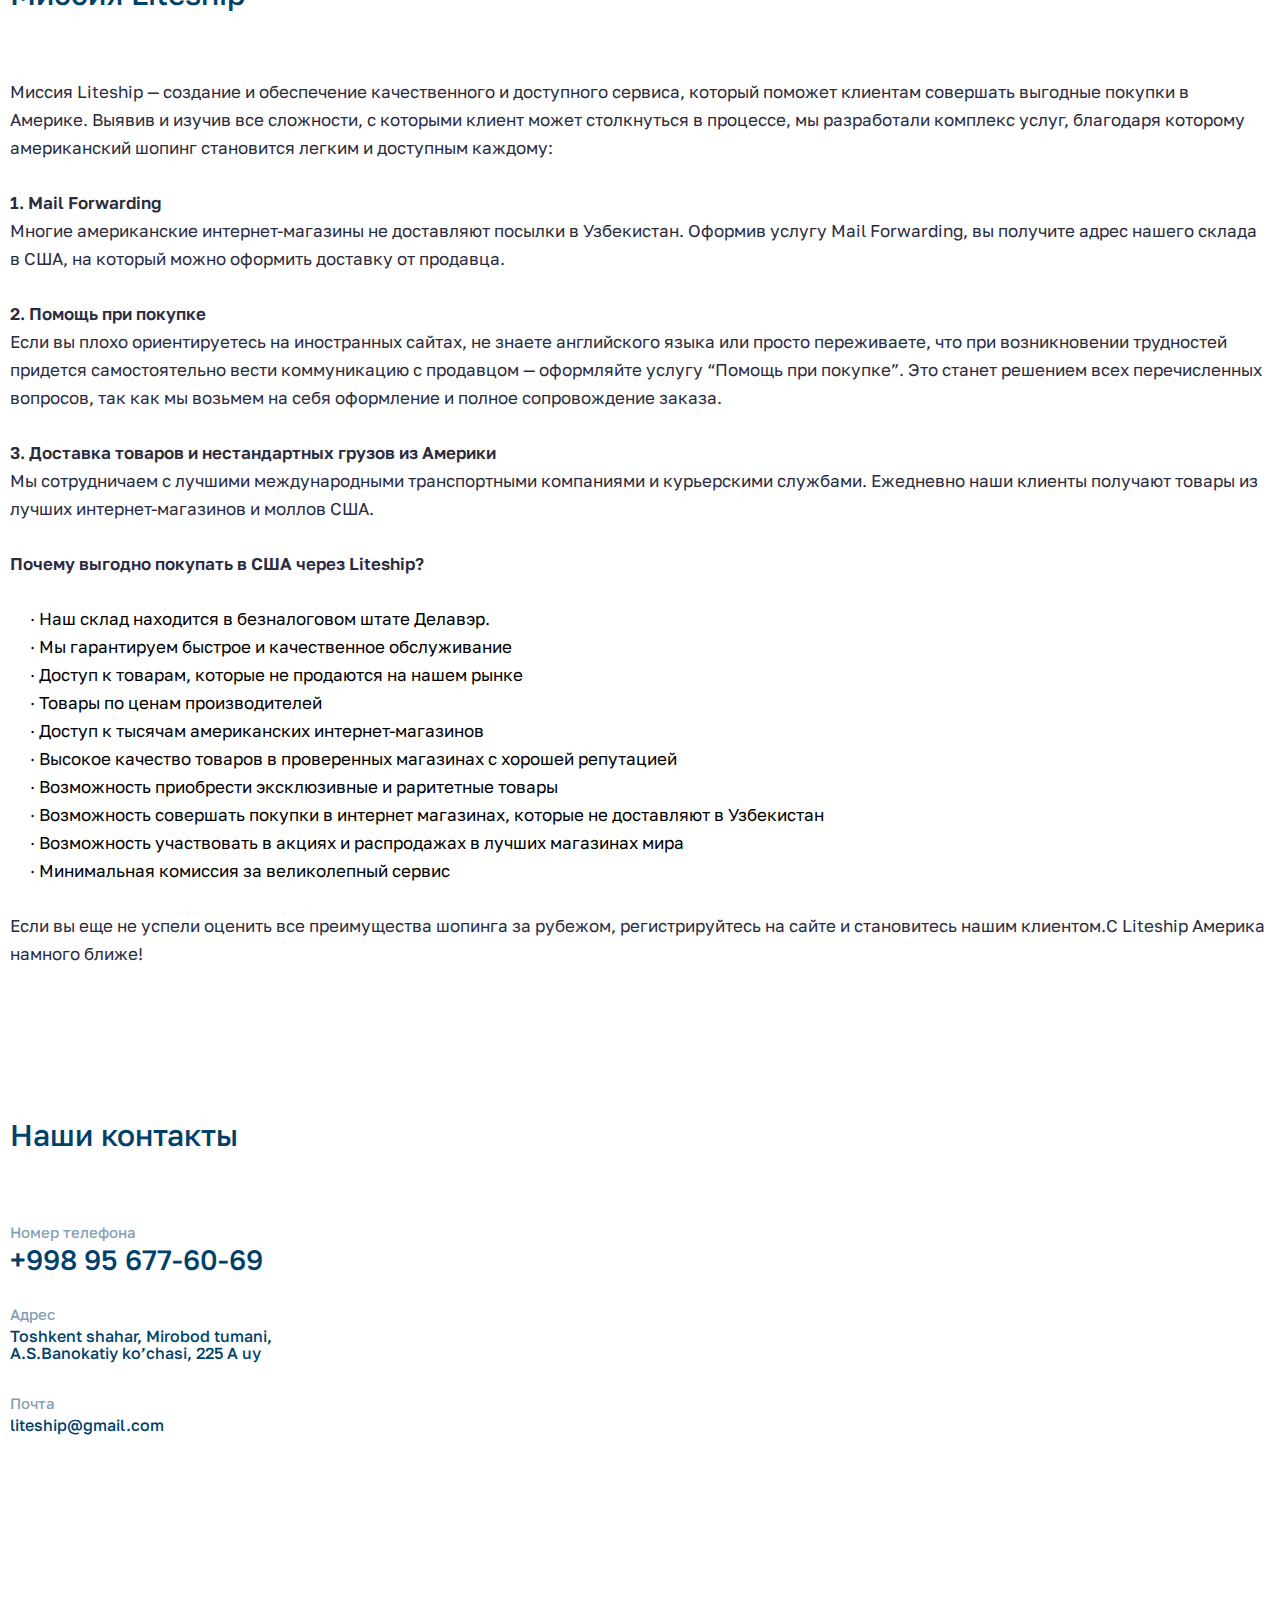
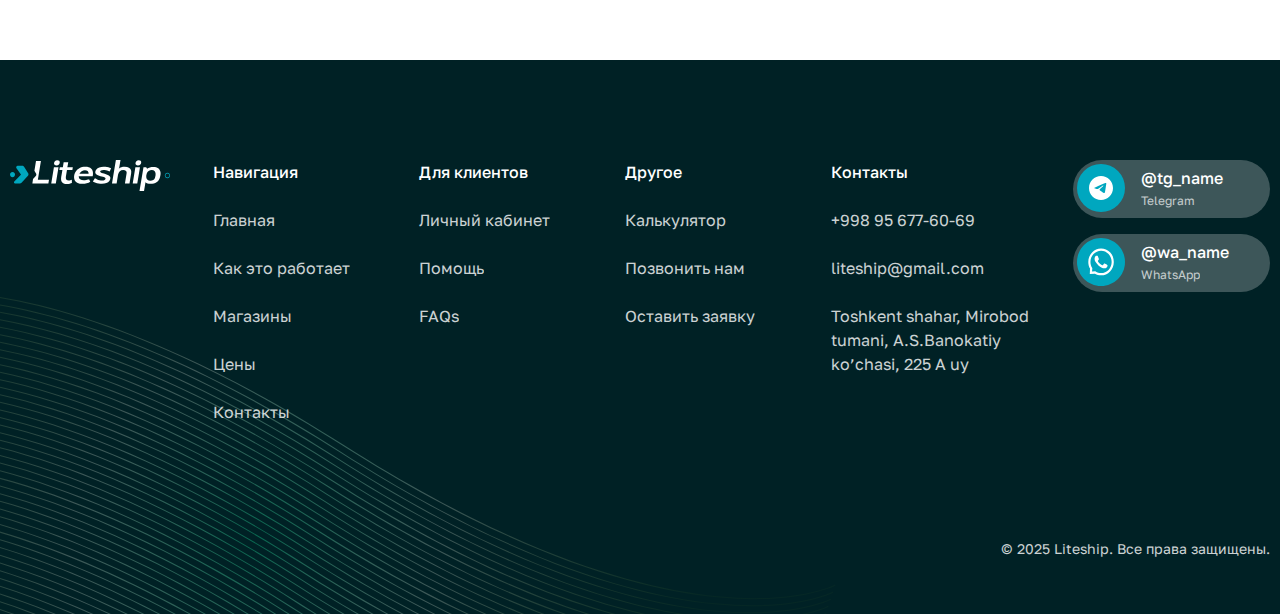
<file: pages/about.html>
<!DOCTYPE html>
<html lang="en">
<head>
    <meta charset="UTF-8">
    <meta name="viewport" content="width=device-width, initial-scale=1.0">
    <link type="image/x-icon" href="/img/liteshipFav.ico" rel="shortcut icon">
    <link type="Image/x-icon" href="/img/liteshipFav.ico" rel="icon">
    <link rel="stylesheet" href="../css/reset.css">
    <link rel="stylesheet" href="../css/fonts.css">
    <link rel="stylesheet" href="../css/common.css">
    <link rel="stylesheet" href="../css/header.css">
    <link rel="stylesheet" href="../css/how.css">
    <link rel="stylesheet" href="../css/about.css">
    <link rel="stylesheet" href="../css/footer.css">
    <title>Liteship | О нас</title>
</head>
<body>

  <header class="header">
    <div class="header__desktop container">
      <div class="logo">
        <a href="/">
          <img src="../img/logo.svg" alt="logo" width="160" height="30" />
        </a>
      </div>
      <nav class="nav">
        <ul class="nav__list">
          <li class="nav__item">
            <a href="howorks.html" class="nav__link">Как это работает</a>
          </li>
          <li class="nav__item"><a href="store.html" class="nav__link">Магазины</a></li>
          <li class="nav__item">
            <a href="help.html" class="nav__link">Помощь при покупке</a>
          </li>
          <li class="nav__item subitems">
            <span class="nav__link"
              ><span>Информация</span>
              <svg
                class="arrow"
                width="9"
                height="4"
                viewBox="0 0 9 4"
                fill="none"
                xmlns="http://www.w3.org/2000/svg"
              >
                <path
                  d="M4.75 4L8.64711 0.25H0.852886L4.75 4Z"
                  fill="#B1B1B1"
                />
              </svg>
            </span>
            <div class="information">
              <div class="information__top information__content">
                <div class="subtitle">Дополнительная информация</div>
              </div>
              <nav class="information__links information__content">
                <ul class="information__list">
                  <li><a href="prise.html">Цены</a></li>
                  <li><a href="about.html">О компании</a></li>
                  <li><a href="#">Популярные вопросы</a></li>
                </ul>
                <ul class="information__list">
                  <li><a href="#">Отзывы</a></li>
                  <li><a href="blog.html">Блог</a></li>
                  <li><a href="blockprod.html">Запрещенные товары</a></li>
                </ul>
                <ul class="information__list">
                  <li>
                    <a href="tel:+998 95 677-60-69" class="contacts"
                      >+998 95 677-60-69</a
                    >
                  </li>
                  <li>
                    <a href="mailto:liteship@gmail.com" class="contacts"
                      >liteship@gmail.com</a
                    >
                  </li>
                </ul>
              </nav>
              <div class="information__socials">
                <a href="#" target="_blank">
                  <div class="information__img">
                    <img
                      src="../img/icons/information_telegram.svg"
                      alt="telegram"
                      width="48"
                      height="48"
                    />
                  </div>
                  <div class="information__text">
                    <span>@tg_name</span>
                    <span>Telegram</span>
                  </div>
                </a>
                <a href="#" target="_blank">
                  <div class="information__img">
                    <img
                      src="../img/icons/information_whatsapp.svg"
                      alt="telegram"
                      width="48"
                      height="48"
                    />
                  </div>
                  <div class="information__text">
                    <span>@wa_name</span>
                    <span>WhatsApp</span>
                  </div>
                </a>
              </div>
            </div>
          </li>
        </ul>
      </nav>
      <ul class="socials">
        <li class="socials__item">
          <a href="#" target="_blank">
            <img
              src="../img/icons//telegram.svg"
              alt="telegram"
              width="27"
              height="27"
            />
          </a>
        </li>
        <li class="socials__item">
          <a href="#" target="_blank">
            <img
              src="../img/icons/whatsapp.svg"
              alt="whatsapp"
              width="27"
              height="27"
            />
          </a>
        </li>
      </ul>
      <div class="lang">
        <a href="#" class="lang__btn"
          ><span>RU</span>
          <svg
            class="arrow"
            width="9"
            height="4"
            viewBox="0 0 9 4"
            fill="none"
            xmlns="http://www.w3.org/2000/svg"
          >
            <path d="M4.25 4L8.14711 0.25H0.352886L4.25 4Z" fill="#00A7BF" />
          </svg>
        </a>
        <ul class="lang__dropdown">
          <li class="lang__item"><a href="#uz">UZ</a></li>
        </ul>
      </div>
      <div class="btns">
        <a href="#!" class="btn transparent">Регистрация</a>
        <a href="#!" class="btn">Войти</a>
      </div>
      <div class="burger" id="burger">
        <img src="../img//icons/burger.svg" alt="burger" width="36" height="27">
        <img src="../img//icons/close.svg" alt="close" width="36" height="27">
      </div>
    </div>
  </header>
  <div class="header__mobile" id="mobileMenu">
    <div class="header__mobiletitle">Меню</div>
    <nav class="header__mobilenav">
      <ul class="header__mobilelist">
        <li class="header__mobileitem"><a href="howorks.html">Как это работает</a></li>
        <li class="header__mobileitem"><a href="store.html">Магазины</a></li>
        <li class="header__mobileitem"><a href="help.html">Помощь при покупке</a></li>
        <li class="header__mobileitem">
          <a id="headerMobileDrop" href="#!">
              Информация 
              <svg
              class="arrow"
              width="9"
              height="4"
              viewBox="0 0 9 4"
              fill="none"
              xmlns="http://www.w3.org/2000/svg"
            >
              <path
                d="M4.75 4L8.64711 0.25H0.852886L4.75 4Z"
                fill="#B1B1B1"
              />
            </svg>
          </a>
          <ul class="header__mobile-drop">
            <li><a href="prise.html">Цены</a></li>
            <li><a href="about.html">О компании</a></li>
            <li><a href="#!">Популярные вопросы</a></li>
            <li><a href="#!">Отзывы</a></li>
            <li><a href="blog.html">Блог</a></li>
            <li><a href="blockprod.html">Запрещенные товары</a></li>
          </ul>
        </li>
        <li class="header__mobileitem">
          <a id="headerMobileDropLang" href="#!">
            RU
            <svg
              class="arrow"
              width="9"
              height="4"
              viewBox="0 0 9 4"
              fill="none"
              xmlns="http://www.w3.org/2000/svg"
            >
              <path
                d="M4.75 4L8.64711 0.25H0.852886L4.75 4Z"
                fill="#B1B1B1"
              />
            </svg>
          </a>
          <ul class="header__mobile-drop lang__drop">
            <li><a href="#!">UZ</a></li>
          </ul>
        </li>
      </ul>
    </nav>
    <div class="header__mobile-socials">
      <a href="#" target="_blank">
        <img
          src="../img/icons//telegram.svg"
          alt="telegram"
          width="50"
          height="50"
        />
      </a>
      <a href="#" target="_blank">
        <img
          src="../img/icons/whatsapp.svg"
          alt="whatsapp"
          width="50"
          height="50"
        />
      </a>
    </div>
    <div class="header__mobile-btns">
      <a href="#!" class="btn transparent">Регистрация</a>
      <a href="#!" class="btn">Войти</a>
    </div>
  </div>

    <div class="container">
      <div class="crust about__crust">
        <a href="../index.html">Главная</a>
        <span>/</span>
        <span>О нас</span>
      </div>
    </div>

    <main class="about__main">
        <div class="about__top container">
            <img src="../img/aboutTop.svg" alt="aboutTop">
            
            <div class="how__top">
                <h3>
                    <svg width="33" height="13" viewBox="0 0 33 13" fill="none" xmlns="http://www.w3.org/2000/svg">
                        <path d="M7.78366 0.873786L10.7638 5.47582C11.1316 6.04386 11.0639 6.79649 10.6019 7.28685L5.73803 12.4448C5.40372 12.7997 4.94239 13 4.46012 13H0.838551C0.085483 13 -0.284421 12.0635 0.257871 11.5297L5.26274 6.60263C5.32206 6.54418 5.32974 6.44868 5.27949 6.38169L1.91127 1.85663C1.34455 1.09473 1.87637 0 2.813 0H6.19029C6.83168 0 7.42981 0.328556 7.78366 0.8745V0.873786Z" fill="#00A7BF"/>
                        <path d="M18.7837 0.873786L21.7638 5.47582C22.1316 6.04386 22.0639 6.79649 21.6019 7.28685L16.738 12.4448C16.4037 12.7997 15.9424 13 15.4601 13H11.8386C11.0855 13 10.7156 12.0635 11.2579 11.5297L16.2627 6.60263C16.3221 6.54418 16.3297 6.44868 16.2795 6.38169L12.9113 1.85663C12.3446 1.09473 12.8764 0 13.813 0H17.1903C17.8317 0 18.4298 0.328556 18.7837 0.8745V0.873786Z" fill="#00A7BF"/>
                        <path d="M29.7837 0.873786L32.7638 5.47582C33.1316 6.04386 33.0639 6.79649 32.6019 7.28685L27.738 12.4448C27.4037 12.7997 26.9424 13 26.4601 13H22.8386C22.0855 13 21.7156 12.0635 22.2579 11.5297L27.2627 6.60263C27.3221 6.54418 27.3297 6.44868 27.2795 6.38169L23.9113 1.85663C23.3446 1.09473 23.8764 0 24.813 0H28.1903C28.8317 0 29.4298 0.328556 29.7837 0.8745V0.873786Z" fill="#00A7BF"/>
                    </svg>            
                    <span>LITESHIP</span>
                </h3>
                <h1>LITESHIP — ВАШ ПОМОЩНИК В ПОКУПКЕ И ДОСТАВКЕ ТОВАРОВ ИЗ США</h1>
                <p>Доверие – ценность, которой мы рады служить</p>
                <p>
                    Мы предоставляем полный спектр услуг, который необходим шопперу для совершения покупок в Америке: от выкупа товара и его доставки, до предоставления адреса склада в США для сомостаятелных покупок в иностранных интернет-магазинах.
                </p>
            </div>
        </div>
        <img class="mobileImg" src="../img/aboutTopMobile.svg" alt="nobileImg">
        <div class="about__detail">
            <div class="container about__detail-tem">
                <div class="about__detail-left">
                    <h2>Делаем американский шопинг легким и выгодным</h2>
                    <p>
                        Liteship — помощник шоппера, оказывающий все виды услуг, которые могут вам потребоваться для совершения покупок и доставки товаров из Америки. С 2024 года мы помогаем совершать выгодные покупки в США и быстро получать их.
                    </p>
                    <p>
                        На нашем счету тысячи успешно обработанных заявок и довольных клиентов. Миссия Liteship — создание и обеспечение качественного и доступного сервиса, который поможет клиентам совершать выгодные покупки в Америке.  Выявив и изучив все сложности, с которыми клиент может столкнуться в процессе, мы разработали комплекс услуг, благодаря которому американский шопинг становится легким и доступным каждому:
                    </p>
                </div>
                <img src="../img/aboutDetail.svg" alt="aboutDetail">
            </div>

        </div>
        <div class="about__mission container">
            <h2>Миссия Liteship</h2>
            <p>
                Миссия Liteship — создание и обеспечение качественного и доступного сервиса, который поможет клиентам совершать выгодные покупки в Америке. Выявив и изучив все сложности, с которыми клиент может столкнуться в процессе, мы разработали комплекс услуг, благодаря которому американский шопинг становится легким и доступным каждому:
            </p>
            <p>
                <span>1. Mail Forwarding </span>
                <span>
                    Многие американские интернет-магазины не доставляют посылки в Узбекистан. Оформив услугу Mail Forwarding, вы получите адрес нашего склада в США, на который можно оформить доставку от продавца.
                </span>
            </p>
            <p>
                <span>2. Помощь при покупке</span>
                <span>
                    Если вы плохо ориентируетесь на иностранных сайтах, не знаете английского языка или просто переживаете, что при возникновении трудностей придется самостоятельно вести коммуникацию с продавцом — оформляйте услугу “Помощь при покупке”. Это станет решением всех перечисленных вопросов, так как мы возьмем на себя оформление и полное сопровождение заказа.
                </span>
            </p>
            <p>
                <span>3. Доставка товаров и нестандартных грузов из Америки</span>
                <span>
                    Мы сотрудничаем с лучшими международными транспортными компаниями и курьерскими службами. Ежедневно наши клиенты получают товары из лучших интернет-магазинов и моллов США.
                </span>
            </p>
            <p><span>Почему выгодно покупать в США через Liteship?</span></p>
            <ul>
                <li>· Наш склад находится в безналоговом штате Делавэр.</li>
                <li>· Мы гарантируем быстрое и качественное обслуживание</li>
                <li>· Доступ к товарам, которые не продаются на нашем рынке</li>
                <li>· Товары по ценам производителей</li>
                <li>· Доступ к тысячам американских интернет-магазинов</li>
                <li>· Высокое качество товаров в проверенных магазинах с хорошей репутацией</li>
                <li>· Возможность приобрести эксклюзивные и раритетные товары</li>
                <li>· Возможность совершать покупки в интернет магазинах, которые не доставляют в Узбекистан</li>
                <li>· Возможность участвовать в акциях и распродажах в лучших магазинах мира</li>
                <li>· Минимальная комиссия за великолепный сервис</li>
            </ul>
            <p>
                Если вы еще не успели оценить все преимущества шопинга за рубежом, регистрируйтесь на сайте и становитесь нашим клиентом.С Liteship Америка намного ближе!
            </p>
        </div>
        <div class="about__contact container">
            <div class="about__contact-left">
                <h3>Наши контакты</h3>
                <div class="about__contact-number">
                    <p>Номер телефона</p>
                    <a href="tel:+998956776069">+998 95 677-60-69</a>
                </div>
                <div class="about__contact-number">
                    <p>Адрес</p>
                    <a href="#!">Toshkent shahar, Mirobod tumani, A.S.Banokatiy ko’chasi, 225 A uy</a>
                </div>
                <div class="about__contact-number">
                    <p>Почта</p>
                    <a href="mailto:liteship@gmail.com">liteship@gmail.com</a>
                </div>
            </div>
            <div class="about__contact-right">
                <iframe src="https://www.google.com/maps/embed?pb=!1m18!1m12!1m3!1d2998.7886993254124!2d69.2957038!3d41.2699364!2m3!1f0!2f0!3f0!3m2!1i1024!2i768!4f13.1!3m3!1m2!1s0x38ae5ff8ee9c580b%3A0x963fdf4faaa2f12f!2sMirobod%20sanoat%20kasb-hunar%20kolleji!5e0!3m2!1sru!2s!4v1742118415224!5m2!1sru!2s" width="" height="370" style="border:0;" allowfullscreen="" loading="lazy" referrerpolicy="no-referrer-when-downgrade"></iframe>
            </div>
        </div>
    </main>

    <footer class="footer">
        <img src="/img/lines.svg" alt="lines" loading="lazy" class="lines" />
        <div class="footer__inner container">
          <div class="footer__logo">
            <a href="/">
              <img
                src="/img/footer_logo.svg"
                alt="logo"
                loading="lazy"
                width="160"
              />
            </a>
          </div>
          <nav class="footer__nav">
            <ul class="footer__navlist">
              <li>Навигация</li>
              <li><a href="#">Главная</a></li>
              <li><a href="#">Как это работает</a></li>
              <li><a href="#">Магазины</a></li>
              <li><a href="#">Цены</a></li>
              <li><a href="#">Контакты</a></li>
            </ul>
            <ul class="footer__navlist">
              <li>Для клиентов</li>
              <li><a href="#">Личный кабинет</a></li>
              <li><a href="#">Помощь</a></li>
              <li><a href="#">FAQs</a></li>
            </ul>
            <ul class="footer__navlist">
              <li>Другое</li>
              <li><a href="#">Калькулятор</a></li>
              <li><a href="#">Позвонить нам</a></li>
              <li><a href="#">Оставить заявку</a></li>
            </ul>
            <ul class="footer__navlist">
              <li>Контакты</li>
              <li><a href="tel:+998 95 677-60-69">+998 95 677-60-69</a></li>
              <li><a href="mailto:liteship@gmail.com">liteship@gmail.com</a></li>
              <li>
                <span
                  >Toshkent shahar, Mirobod tumani, A.S.Banokatiy ko’chasi, 225 A
                  uy</span
                >
              </li>
            </ul>
          </nav>
          <ul class="footer__socials">
            <li>
              <a href="#">
                <div>
                  <img
                    src="/img/icons/information_telegram.svg"
                    alt="telegram"
                    width="48"
                    height="48"
                  />
                </div>
                <div class="content">
                  <span>@tg_name</span>
                  <span>Telegram</span>
                </div>
              </a>
            </li>
            <li>
              <a href="#">
                <div>
                  <img
                    src="/img/icons/information_whatsapp.svg"
                    alt="whatsapp"
                    width="48"
                    height="48"
                  />
                </div>
                <div class="content">
                  <span>@wa_name</span>
                  <span>WhatsApp</span>
                </div>
              </a>
            </li>
          </ul>
        </div>
        <div class="copiright container">
          © 2025 Liteship. Все права защищены.
        </div>
    </footer>

    <script src="../js/main.js"></script>
    
</body>
</html>
</file>
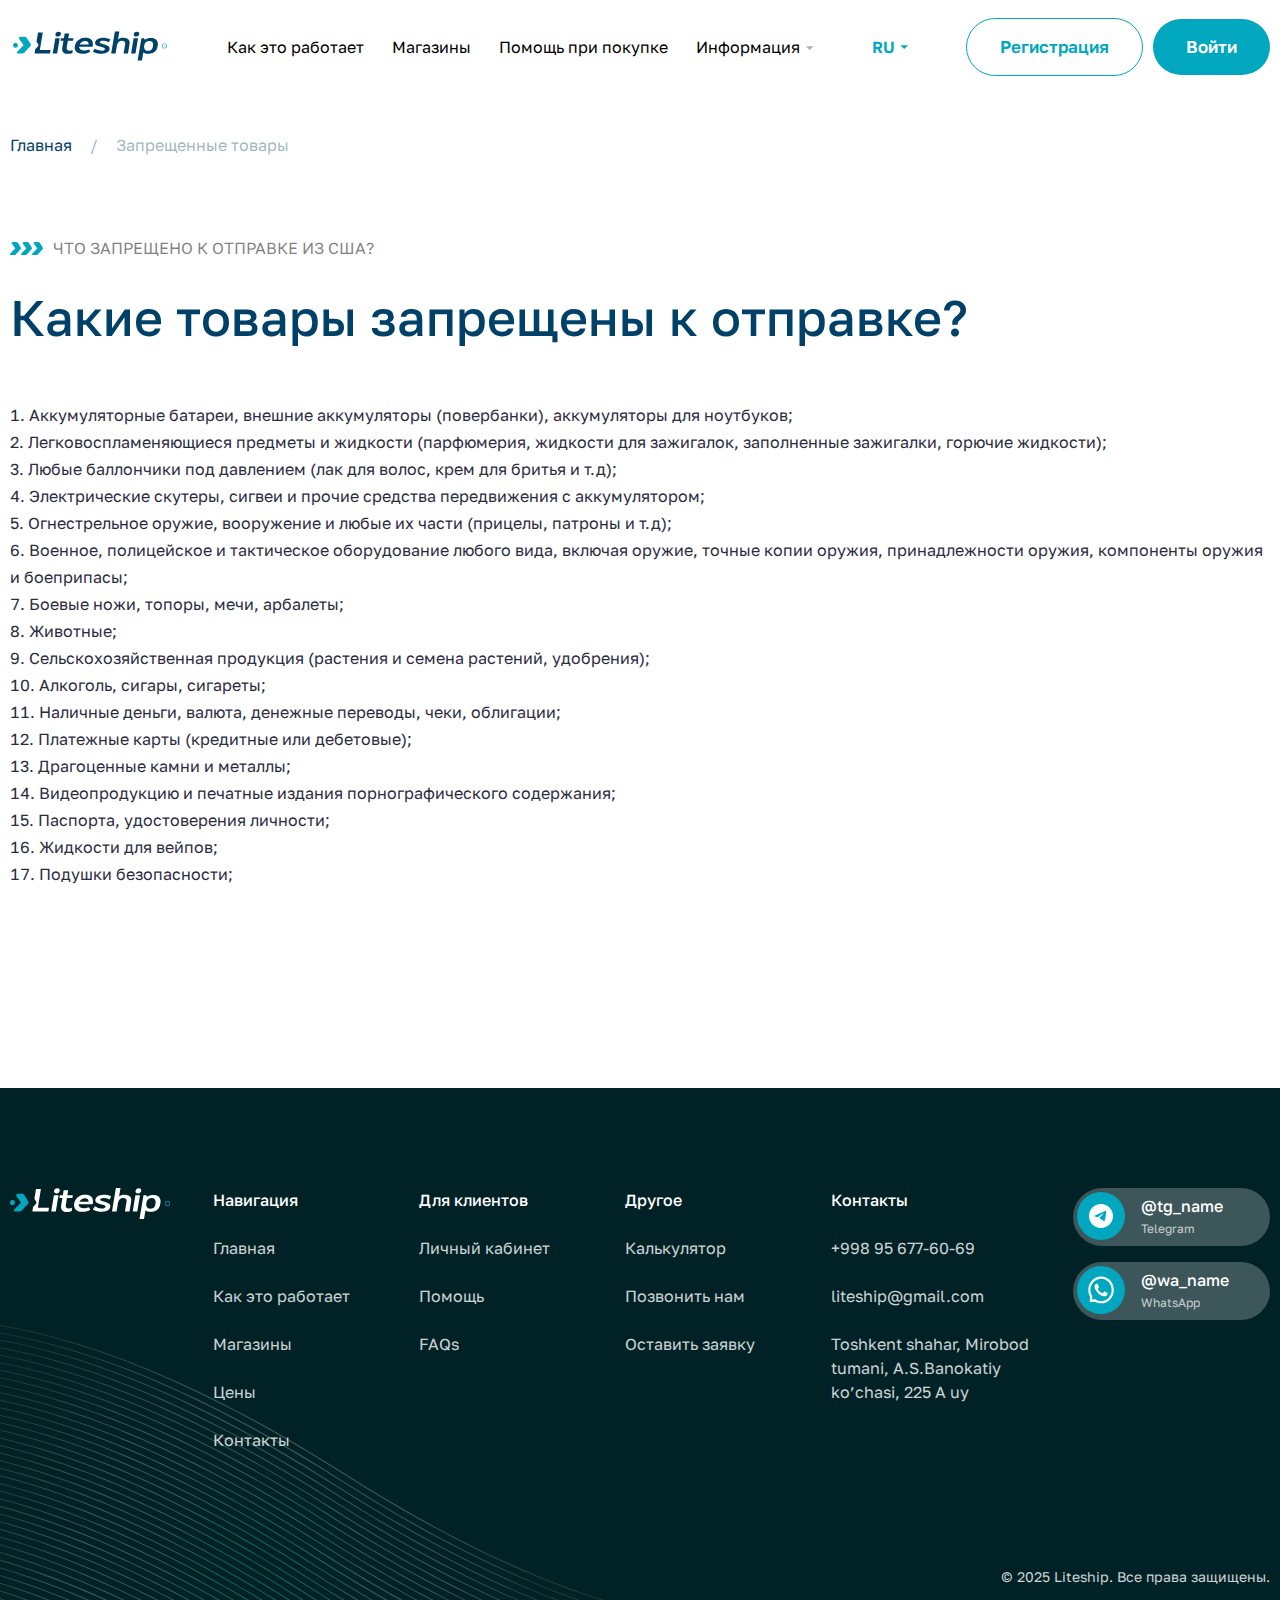
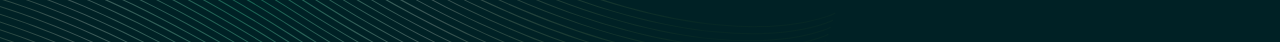
<file: pages/blockprod.html>
<!DOCTYPE html>
<html lang="en">
<head>
    <meta charset="UTF-8">
    <meta name="viewport" content="width=device-width, initial-scale=1.0">
    <link type="image/x-icon" href="/img/liteshipFav.ico" rel="shortcut icon">
    <link type="Image/x-icon" href="/img/liteshipFav.ico" rel="icon">
    <link rel="stylesheet" href="../css/reset.css">
    <link rel="stylesheet" href="../css/fonts.css">
    <link rel="stylesheet" href="../css/common.css">
    <link rel="stylesheet" href="../css/header.css">
    <link rel="stylesheet" href="../css/reviews.css">
    <link rel="stylesheet" href="../css/how.css">
    <link rel="stylesheet" href="../css/blockprod.css">
    <link rel="stylesheet" href="../css/footer.css">
    <title>Liteship | Запрещенные товары</title>
</head>
<body>

    <header class="header">
        <div class="header__desktop container">
          <div class="logo">
            <a href="/">
              <img src="../img/logo.svg" alt="logo" width="160" height="30" />
            </a>
          </div>
          <nav class="nav">
            <ul class="nav__list">
              <li class="nav__item">
                <a href="howorks.html" class="nav__link">Как это работает</a>
              </li>
              <li class="nav__item"><a href="store.html" class="nav__link">Магазины</a></li>
              <li class="nav__item">
                <a href="help.html" class="nav__link">Помощь при покупке</a>
              </li>
              <li class="nav__item subitems">
                <span class="nav__link"
                  ><span>Информация</span>
                  <svg
                    class="arrow"
                    width="9"
                    height="4"
                    viewBox="0 0 9 4"
                    fill="none"
                    xmlns="http://www.w3.org/2000/svg"
                  >
                    <path
                      d="M4.75 4L8.64711 0.25H0.852886L4.75 4Z"
                      fill="#B1B1B1"
                    />
                  </svg>
                </span>
                <div class="information">
                  <div class="information__top information__content">
                    <div class="subtitle">Дополнительная информация</div>
                  </div>
                  <nav class="information__links information__content">
                    <ul class="information__list">
                      <li><a href="prise.html">Цены</a></li>
                      <li><a href="about.html">О компании</a></li>
                      <li><a href="#">Популярные вопросы</a></li>
                    </ul>
                    <ul class="information__list">
                      <li><a href="#">Отзывы</a></li>
                      <li><a href="blog.html">Блог</a></li>
                      <li><a href="blockprod.html">Запрещенные товары</a></li>
                    </ul>
                    <ul class="information__list">
                      <li>
                        <a href="tel:+998 95 677-60-69" class="contacts"
                          >+998 95 677-60-69</a
                        >
                      </li>
                      <li>
                        <a href="mailto:liteship@gmail.com" class="contacts"
                          >liteship@gmail.com</a
                        >
                      </li>
                    </ul>
                  </nav>
                  <div class="information__socials">
                    <a href="#" target="_blank">
                      <div class="information__img">
                        <img
                          src="../img/icons/information_telegram.svg"
                          alt="telegram"
                          width="48"
                          height="48"
                        />
                      </div>
                      <div class="information__text">
                        <span>@tg_name</span>
                        <span>Telegram</span>
                      </div>
                    </a>
                    <a href="#" target="_blank">
                      <div class="information__img">
                        <img
                          src="../img/icons/information_whatsapp.svg"
                          alt="telegram"
                          width="48"
                          height="48"
                        />
                      </div>
                      <div class="information__text">
                        <span>@wa_name</span>
                        <span>WhatsApp</span>
                      </div>
                    </a>
                  </div>
                </div>
              </li>
            </ul>
          </nav>
          <ul class="socials">
            <li class="socials__item">
              <a href="#" target="_blank">
                <img
                  src="../img/icons//telegram.svg"
                  alt="telegram"
                  width="27"
                  height="27"
                />
              </a>
            </li>
            <li class="socials__item">
              <a href="#" target="_blank">
                <img
                  src="../img/icons/whatsapp.svg"
                  alt="whatsapp"
                  width="27"
                  height="27"
                />
              </a>
            </li>
          </ul>
          <div class="lang">
            <a href="#" class="lang__btn"
              ><span>RU</span>
              <svg
                class="arrow"
                width="9"
                height="4"
                viewBox="0 0 9 4"
                fill="none"
                xmlns="http://www.w3.org/2000/svg"
              >
                <path d="M4.25 4L8.14711 0.25H0.352886L4.25 4Z" fill="#00A7BF" />
              </svg>
            </a>
            <ul class="lang__dropdown">
              <li class="lang__item"><a href="#uz">UZ</a></li>
            </ul>
          </div>
          <div class="btns">
            <a href="#!" class="btn transparent">Регистрация</a>
            <a href="#!" class="btn">Войти</a>
          </div>
          <div class="burger" id="burger">
            <img src="../img//icons/burger.svg" alt="burger" width="36" height="27">
            <img src="../img//icons/close.svg" alt="close" width="36" height="27">
          </div>
        </div>
      </header>
      <div class="header__mobile" id="mobileMenu">
        <div class="header__mobiletitle">Меню</div>
        <nav class="header__mobilenav">
          <ul class="header__mobilelist">
            <li class="header__mobileitem"><a href="howorks.html">Как это работает</a></li>
            <li class="header__mobileitem"><a href="store.html">Магазины</a></li>
            <li class="header__mobileitem"><a href="help.html">Помощь при покупке</a></li>
            <li class="header__mobileitem">
              <a id="headerMobileDrop" href="#!">
                  Информация 
                  <svg
                  class="arrow"
                  width="9"
                  height="4"
                  viewBox="0 0 9 4"
                  fill="none"
                  xmlns="http://www.w3.org/2000/svg"
                >
                  <path
                    d="M4.75 4L8.64711 0.25H0.852886L4.75 4Z"
                    fill="#B1B1B1"
                  />
                </svg>
              </a>
              <ul class="header__mobile-drop">
                <li><a href="prise.html">Цены</a></li>
                <li><a href="about.html">О компании</a></li>
                <li><a href="#!">Популярные вопросы</a></li>
                <li><a href="#!">Отзывы</a></li>
                <li><a href="blog.html">Блог</a></li>
                <li><a href="blockprod.html">Запрещенные товары</a></li>
              </ul>
            </li>
            <li class="header__mobileitem">
              <a id="headerMobileDropLang" href="#!">
                RU
                <svg
                  class="arrow"
                  width="9"
                  height="4"
                  viewBox="0 0 9 4"
                  fill="none"
                  xmlns="http://www.w3.org/2000/svg"
                >
                  <path
                    d="M4.75 4L8.64711 0.25H0.852886L4.75 4Z"
                    fill="#B1B1B1"
                  />
                </svg>
              </a>
              <ul class="header__mobile-drop lang__drop">
                <li><a href="#!">UZ</a></li>
              </ul>
            </li>
          </ul>
        </nav>
        <div class="header__mobile-socials">
          <a href="#" target="_blank">
            <img
              src="../img/icons//telegram.svg"
              alt="telegram"
              width="50"
              height="50"
            />
          </a>
          <a href="#" target="_blank">
            <img
              src="../img/icons/whatsapp.svg"
              alt="whatsapp"
              width="50"
              height="50"
            />
          </a>
        </div>
        <div class="header__mobile-btns">
          <a href="#!" class="btn transparent">Регистрация</a>
          <a href="#!" class="btn">Войти</a>
        </div>
      </div>

    <div class="container">
        <div class="crust about__crust">
            <a href="../index.html">Главная</a>
            <span>/</span>
            <span>Запрещенные товары</span>
        </div>
    </div>

    <main class="block__main">

        <div class="container">
            <div class="how__top">
                <h3>
                    <svg width="33" height="13" viewBox="0 0 33 13" fill="none" xmlns="http://www.w3.org/2000/svg">
                        <path d="M7.78366 0.873786L10.7638 5.47582C11.1316 6.04386 11.0639 6.79649 10.6019 7.28685L5.73803 12.4448C5.40372 12.7997 4.94239 13 4.46012 13H0.838551C0.085483 13 -0.284421 12.0635 0.257871 11.5297L5.26274 6.60263C5.32206 6.54418 5.32974 6.44868 5.27949 6.38169L1.91127 1.85663C1.34455 1.09473 1.87637 0 2.813 0H6.19029C6.83168 0 7.42981 0.328556 7.78366 0.8745V0.873786Z" fill="#00A7BF"/>
                        <path d="M18.7837 0.873786L21.7638 5.47582C22.1316 6.04386 22.0639 6.79649 21.6019 7.28685L16.738 12.4448C16.4037 12.7997 15.9424 13 15.4601 13H11.8386C11.0855 13 10.7156 12.0635 11.2579 11.5297L16.2627 6.60263C16.3221 6.54418 16.3297 6.44868 16.2795 6.38169L12.9113 1.85663C12.3446 1.09473 12.8764 0 13.813 0H17.1903C17.8317 0 18.4298 0.328556 18.7837 0.8745V0.873786Z" fill="#00A7BF"/>
                        <path d="M29.7837 0.873786L32.7638 5.47582C33.1316 6.04386 33.0639 6.79649 32.6019 7.28685L27.738 12.4448C27.4037 12.7997 26.9424 13 26.4601 13H22.8386C22.0855 13 21.7156 12.0635 22.2579 11.5297L27.2627 6.60263C27.3221 6.54418 27.3297 6.44868 27.2795 6.38169L23.9113 1.85663C23.3446 1.09473 23.8764 0 24.813 0H28.1903C28.8317 0 29.4298 0.328556 29.7837 0.8745V0.873786Z" fill="#00A7BF"/>
                    </svg>            
                    <span>что Запрещено к отправке из США?</span>
                </h3>
                <h1>Какие товары запрещены к отправке?</h1>
            </div>
            <ol>
                <li>Аккумуляторные батареи, внешние аккумуляторы (повербанки), аккумуляторы для ноутбуков;</li>
                <li>Легковоспламеняющиеся предметы и жидкости (парфюмерия, жидкости для зажигалок, заполненные зажигалки, горючие жидкости);</li>
                <li>Любые баллончики под давлением (лак для волос, крем для бритья и т.д);</li>
                <li>Электрические скутеры, сигвеи и прочие средства передвижения с аккумулятором;</li>
                <li>Огнестрельное оружие, вооружение и любые их части (прицелы, патроны и т.д);</li>
                <li>Военное, полицейское и тактическое оборудование любого вида, включая оружие, точные копии оружия, принадлежности оружия, компоненты оружия и боеприпасы;</li>
                <li>Боевые ножи, топоры, мечи, арбалеты;</li>
                <li>Животные;</li>
                <li>Cельскохозяйственная продукция (растения и семена растений, удобрения);</li>
                <li>Алкоголь, сигары, сигареты;</li>
                <li>Наличные деньги, валюта, денежные переводы, чеки, облигации;</li>
                <li>Платежные карты (кредитные или дебетовые);</li>
                <li>Драгоценные камни и металлы;</li>
                <li>Видеопродукцию и печатные издания порнографического содержания;</li>
                <li>Паспорта, удостоверения личности;</li>
                <li>Жидкости для вейпов;</li>
                <li>Подушки безопасности; </li>
            </ol>
        </div>

    </main>

    <footer class="footer">
        <img src="/img/lines.svg" alt="lines" loading="lazy" class="lines" />
        <div class="footer__inner container">
            <div class="footer__logo">
                <a href="/">
                    <img src="/img/footer_logo.svg" alt="logo" loading="lazy" width="160" />
                </a>
            </div>
            <nav class="footer__nav">
                <ul class="footer__navlist">
                    <li>Навигация</li>
                    <li><a href="#">Главная</a></li>
                    <li><a href="#">Как это работает</a></li>
                    <li><a href="#">Магазины</a></li>
                    <li><a href="#">Цены</a></li>
                    <li><a href="#">Контакты</a></li>
                </ul>
                <ul class="footer__navlist">
                    <li>Для клиентов</li>
                    <li><a href="#">Личный кабинет</a></li>
                    <li><a href="#">Помощь</a></li>
                    <li><a href="#">FAQs</a></li>
                </ul>
                <ul class="footer__navlist">
                    <li>Другое</li>
                    <li><a href="#">Калькулятор</a></li>
                    <li><a href="#">Позвонить нам</a></li>
                    <li><a href="#">Оставить заявку</a></li>
                </ul>
                <ul class="footer__navlist">
                    <li>Контакты</li>
                    <li><a href="tel:+998 95 677-60-69">+998 95 677-60-69</a></li>
                    <li><a href="mailto:liteship@gmail.com">liteship@gmail.com</a></li>
                    <li>
                        <span>Toshkent shahar, Mirobod tumani, A.S.Banokatiy ko’chasi, 225 A
                            uy</span>
                    </li>
                </ul>
            </nav>
            <ul class="footer__socials">
                <li>
                    <a href="#">
                        <div>
                            <img src="/img/icons/information_telegram.svg" alt="telegram" width="48" height="48" />
                        </div>
                        <div class="content">
                            <span>@tg_name</span>
                            <span>Telegram</span>
                        </div>
                    </a>
                </li>
                <li>
                    <a href="#">
                        <div>
                            <img src="/img/icons/information_whatsapp.svg" alt="whatsapp" width="48" height="48" />
                        </div>
                        <div class="content">
                            <span>@wa_name</span>
                            <span>WhatsApp</span>
                        </div>
                    </a>
                </li>
            </ul>
        </div>
        <div class="copiright container">
            © 2025 Liteship. Все права защищены.
        </div>
    </footer>

    <script src="../js/main.js"></script>
    
</body>
</html>
</file>
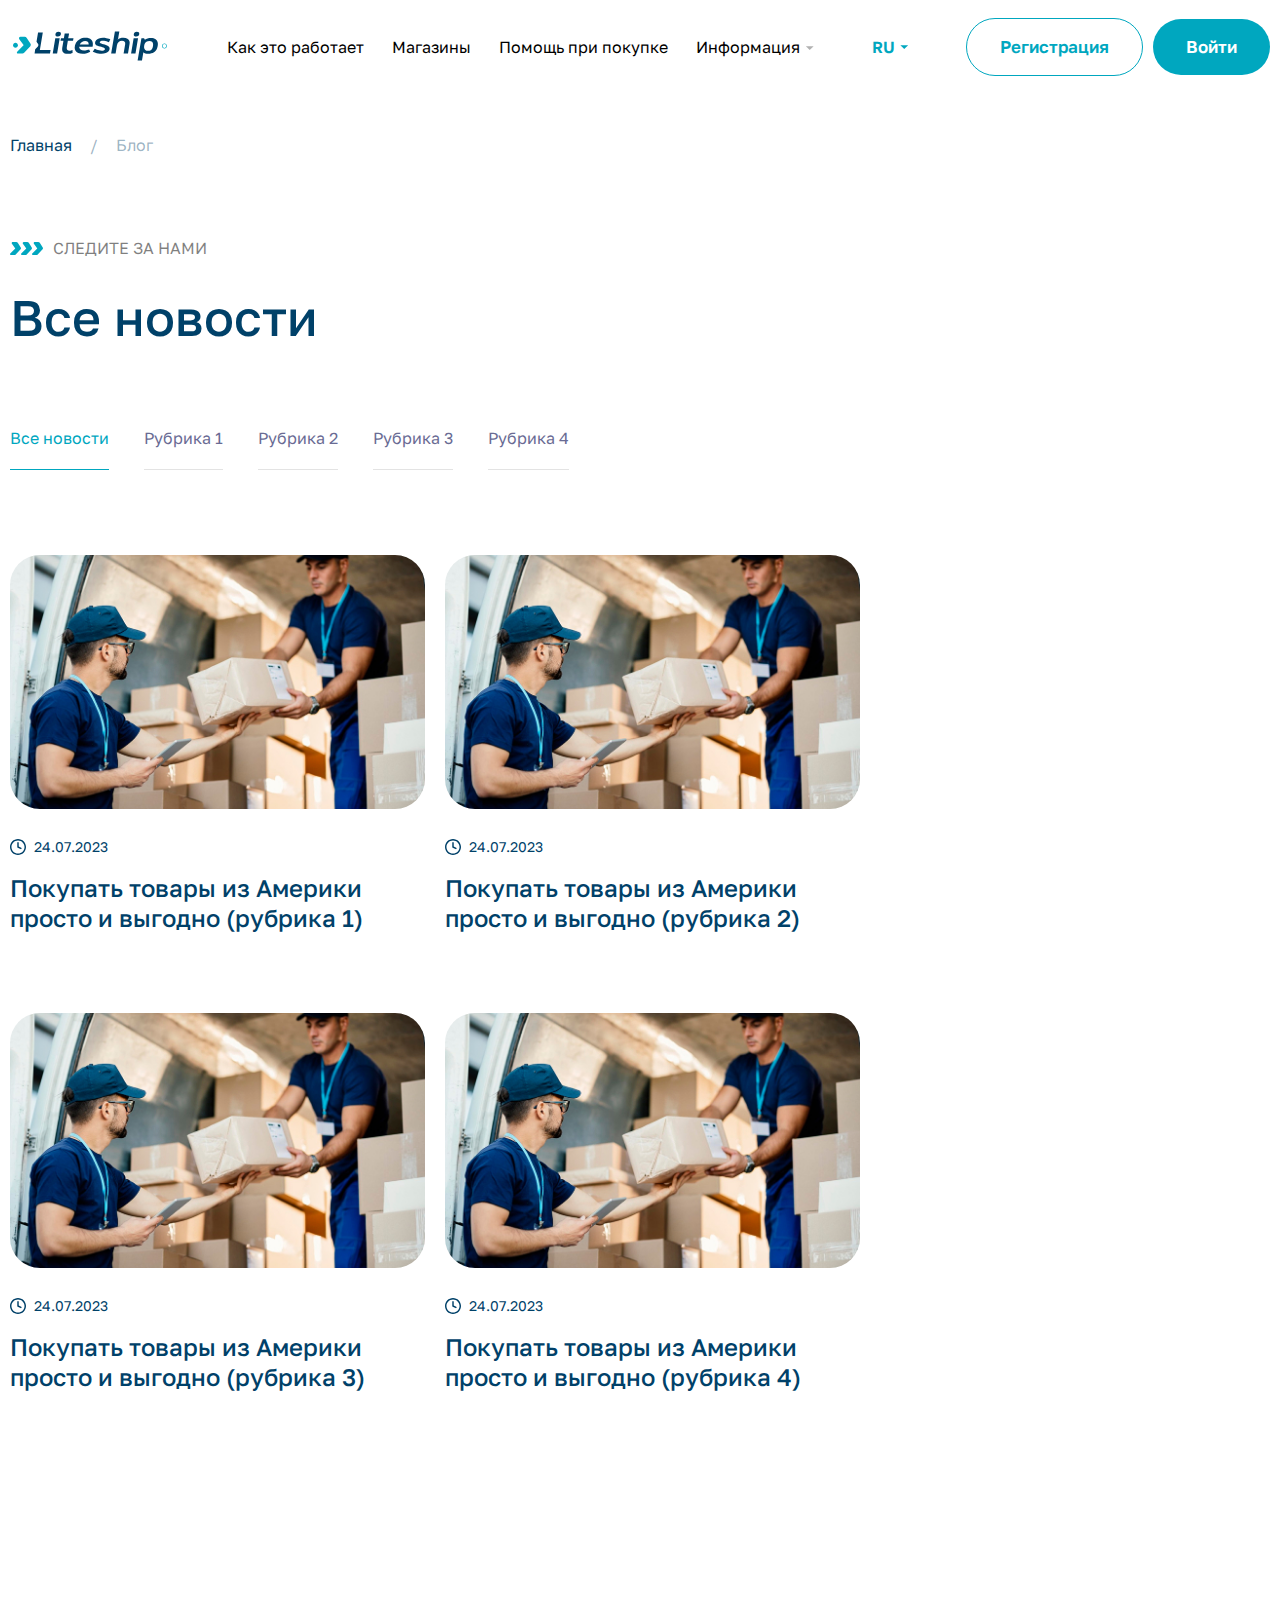
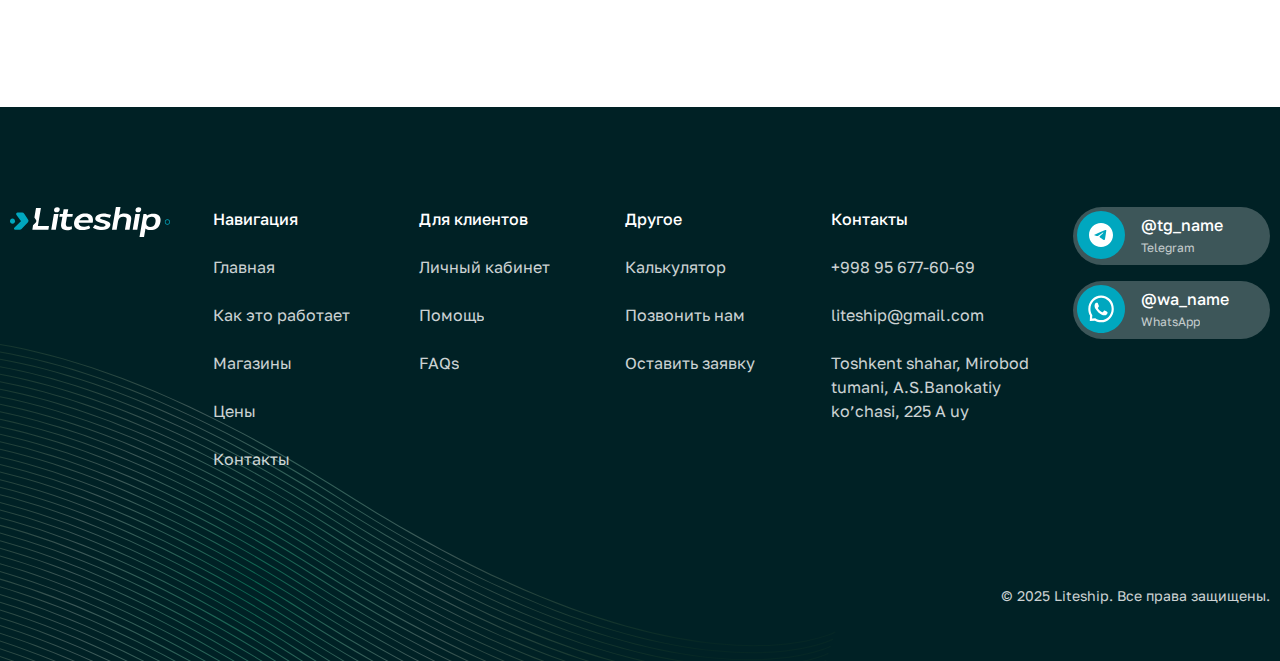
<file: pages/blog.html>
<!DOCTYPE html>
<html lang="en">
<head>
    <meta charset="UTF-8">
    <meta name="viewport" content="width=device-width, initial-scale=1.0">
    <link type="image/x-icon" href="/img/liteshipFav.ico" rel="shortcut icon">
    <link type="Image/x-icon" href="/img/liteshipFav.ico" rel="icon">
    <link rel="stylesheet" href="../css/reset.css">
    <link rel="stylesheet" href="../css/fonts.css">
    <link rel="stylesheet" href="../css/common.css">
    <link rel="stylesheet" href="../css/header.css">
    <link rel="stylesheet" href="../css/how.css">
    <link rel="stylesheet" href="../css/blog.css">
    <link rel="stylesheet" href="../css/footer.css">
    <title>Liteship | Блог</title>
</head>
<body>

  <header class="header">
    <div class="header__desktop container">
      <div class="logo">
        <a href="/">
          <img src="../img/logo.svg" alt="logo" width="160" height="30" />
        </a>
      </div>
      <nav class="nav">
        <ul class="nav__list">
          <li class="nav__item">
            <a href="howorks.html" class="nav__link">Как это работает</a>
          </li>
          <li class="nav__item"><a href="store.html" class="nav__link">Магазины</a></li>
          <li class="nav__item">
            <a href="help.html" class="nav__link">Помощь при покупке</a>
          </li>
          <li class="nav__item subitems">
            <span class="nav__link"
              ><span>Информация</span>
              <svg
                class="arrow"
                width="9"
                height="4"
                viewBox="0 0 9 4"
                fill="none"
                xmlns="http://www.w3.org/2000/svg"
              >
                <path
                  d="M4.75 4L8.64711 0.25H0.852886L4.75 4Z"
                  fill="#B1B1B1"
                />
              </svg>
            </span>
            <div class="information">
              <div class="information__top information__content">
                <div class="subtitle">Дополнительная информация</div>
              </div>
              <nav class="information__links information__content">
                <ul class="information__list">
                  <li><a href="prise.html">Цены</a></li>
                  <li><a href="about.html">О компании</a></li>
                  <li><a href="#">Популярные вопросы</a></li>
                </ul>
                <ul class="information__list">
                  <li><a href="#">Отзывы</a></li>
                  <li><a href="blog.html">Блог</a></li>
                  <li><a href="blockprod.html">Запрещенные товары</a></li>
                </ul>
                <ul class="information__list">
                  <li>
                    <a href="tel:+998 95 677-60-69" class="contacts"
                      >+998 95 677-60-69</a
                    >
                  </li>
                  <li>
                    <a href="mailto:liteship@gmail.com" class="contacts"
                      >liteship@gmail.com</a
                    >
                  </li>
                </ul>
              </nav>
              <div class="information__socials">
                <a href="#" target="_blank">
                  <div class="information__img">
                    <img
                      src="../img/icons/information_telegram.svg"
                      alt="telegram"
                      width="48"
                      height="48"
                    />
                  </div>
                  <div class="information__text">
                    <span>@tg_name</span>
                    <span>Telegram</span>
                  </div>
                </a>
                <a href="#" target="_blank">
                  <div class="information__img">
                    <img
                      src="../img/icons/information_whatsapp.svg"
                      alt="telegram"
                      width="48"
                      height="48"
                    />
                  </div>
                  <div class="information__text">
                    <span>@wa_name</span>
                    <span>WhatsApp</span>
                  </div>
                </a>
              </div>
            </div>
          </li>
        </ul>
      </nav>
      <ul class="socials">
        <li class="socials__item">
          <a href="#" target="_blank">
            <img
              src="../img/icons//telegram.svg"
              alt="telegram"
              width="27"
              height="27"
            />
          </a>
        </li>
        <li class="socials__item">
          <a href="#" target="_blank">
            <img
              src="../img/icons/whatsapp.svg"
              alt="whatsapp"
              width="27"
              height="27"
            />
          </a>
        </li>
      </ul>
      <div class="lang">
        <a href="#" class="lang__btn"
          ><span>RU</span>
          <svg
            class="arrow"
            width="9"
            height="4"
            viewBox="0 0 9 4"
            fill="none"
            xmlns="http://www.w3.org/2000/svg"
          >
            <path d="M4.25 4L8.14711 0.25H0.352886L4.25 4Z" fill="#00A7BF" />
          </svg>
        </a>
        <ul class="lang__dropdown">
          <li class="lang__item"><a href="#uz">UZ</a></li>
        </ul>
      </div>
      <div class="btns">
        <a href="#!" class="btn transparent">Регистрация</a>
        <a href="#!" class="btn">Войти</a>
      </div>
      <div class="burger" id="burger">
        <img src="../img//icons/burger.svg" alt="burger" width="36" height="27">
        <img src="../img//icons/close.svg" alt="close" width="36" height="27">
      </div>
    </div>
  </header>
  <div class="header__mobile" id="mobileMenu">
    <div class="header__mobiletitle">Меню</div>
    <nav class="header__mobilenav">
      <ul class="header__mobilelist">
        <li class="header__mobileitem"><a href="howorks.html">Как это работает</a></li>
        <li class="header__mobileitem"><a href="store.html">Магазины</a></li>
        <li class="header__mobileitem"><a href="help.html">Помощь при покупке</a></li>
        <li class="header__mobileitem">
          <a id="headerMobileDrop" href="#!">
              Информация 
              <svg
              class="arrow"
              width="9"
              height="4"
              viewBox="0 0 9 4"
              fill="none"
              xmlns="http://www.w3.org/2000/svg"
            >
              <path
                d="M4.75 4L8.64711 0.25H0.852886L4.75 4Z"
                fill="#B1B1B1"
              />
            </svg>
          </a>
          <ul class="header__mobile-drop">
            <li><a href="prise.html">Цены</a></li>
            <li><a href="about.html">О компании</a></li>
            <li><a href="#!">Популярные вопросы</a></li>
            <li><a href="#!">Отзывы</a></li>
            <li><a href="blog.html">Блог</a></li>
            <li><a href="blockprod.html">Запрещенные товары</a></li>
          </ul>
        </li>
        <li class="header__mobileitem">
          <a id="headerMobileDropLang" href="#!">
            RU
            <svg
              class="arrow"
              width="9"
              height="4"
              viewBox="0 0 9 4"
              fill="none"
              xmlns="http://www.w3.org/2000/svg"
            >
              <path
                d="M4.75 4L8.64711 0.25H0.852886L4.75 4Z"
                fill="#B1B1B1"
              />
            </svg>
          </a>
          <ul class="header__mobile-drop lang__drop">
            <li><a href="#!">UZ</a></li>
          </ul>
        </li>
      </ul>
    </nav>
    <div class="header__mobile-socials">
      <a href="#" target="_blank">
        <img
          src="../img/icons//telegram.svg"
          alt="telegram"
          width="50"
          height="50"
        />
      </a>
      <a href="#" target="_blank">
        <img
          src="../img/icons/whatsapp.svg"
          alt="whatsapp"
          width="50"
          height="50"
        />
      </a>
    </div>
    <div class="header__mobile-btns">
      <a href="#!" class="btn transparent">Регистрация</a>
      <a href="#!" class="btn">Войти</a>
    </div>
  </div>

    <div class="container">
      <div class="crust about__crust">
        <a href="../index.html">Главная</a>
        <span>/</span>
        <span>Блог</span>
      </div>
    </div>


    <main class="main__blog">

        <div class="container">
            <div class="how__top">
                <h3>
                    <svg width="33" height="13" viewBox="0 0 33 13" fill="none" xmlns="http://www.w3.org/2000/svg">
                        <path d="M7.78366 0.873786L10.7638 5.47582C11.1316 6.04386 11.0639 6.79649 10.6019 7.28685L5.73803 12.4448C5.40372 12.7997 4.94239 13 4.46012 13H0.838551C0.085483 13 -0.284421 12.0635 0.257871 11.5297L5.26274 6.60263C5.32206 6.54418 5.32974 6.44868 5.27949 6.38169L1.91127 1.85663C1.34455 1.09473 1.87637 0 2.813 0H6.19029C6.83168 0 7.42981 0.328556 7.78366 0.8745V0.873786Z" fill="#00A7BF"/>
                        <path d="M18.7837 0.873786L21.7638 5.47582C22.1316 6.04386 22.0639 6.79649 21.6019 7.28685L16.738 12.4448C16.4037 12.7997 15.9424 13 15.4601 13H11.8386C11.0855 13 10.7156 12.0635 11.2579 11.5297L16.2627 6.60263C16.3221 6.54418 16.3297 6.44868 16.2795 6.38169L12.9113 1.85663C12.3446 1.09473 12.8764 0 13.813 0H17.1903C17.8317 0 18.4298 0.328556 18.7837 0.8745V0.873786Z" fill="#00A7BF"/>
                        <path d="M29.7837 0.873786L32.7638 5.47582C33.1316 6.04386 33.0639 6.79649 32.6019 7.28685L27.738 12.4448C27.4037 12.7997 26.9424 13 26.4601 13H22.8386C22.0855 13 21.7156 12.0635 22.2579 11.5297L27.2627 6.60263C27.3221 6.54418 27.3297 6.44868 27.2795 6.38169L23.9113 1.85663C23.3446 1.09473 23.8764 0 24.813 0H28.1903C28.8317 0 29.4298 0.328556 29.7837 0.8745V0.873786Z" fill="#00A7BF"/>
                    </svg>            
                    <span>СЛЕДИТЕ ЗА НАМИ</span>
                </h3>
                <h1>Все новости</h1>
            </div>

            <ul class="blog__carts-nav">
                <li class="all active">Все новости</li>
                <li class="rub1">Рубрика 1</li>
                <li class="rub2">Рубрика 2</li>
                <li class="rub3">Рубрика 3</li>
                <li class="rub4">Рубрика 4</li>
            </ul>
            <ul class="how__content-ul blog__carts-nav">
                <li class="active">
                  <span class="how-mobile-nav">Все новости</span>
                  <span>
                    <svg class="arrow" width="16" height="8" viewBox="0 0 16 8" fill="none" xmlns="http://www.w3.org/2000/svg">
                      <path d="M8 8L15.7942 0.5H0.205771L8 8Z" fill="#00A7BF"/>
                    </svg>                
                  </span>
                </li>
            </ul>
            <ul id="howMobileDrop" class="how__content-ul blog__carts-nav">
                <li class="all">Все новости</li>
                <li class="rub1">Рубрика 1</li>
                <li class="rub2">Рубрика 2</li>
                <li class="rub3">Рубрика 3</li>
                <li class="rub4">Рубрика 4</li>
            </ul>

            <div class="main__blog-carts">

                <a href="post.html" id="1" class="blog__cart rub1">
                    <img src="../img/postTop.jpg" alt="blogCart">
                    <div class="blog__cart-time">
                        <svg width="16" height="16" viewBox="0 0 16 16" fill="none" xmlns="http://www.w3.org/2000/svg">
                            <g clip-path="url(#clip0_119_1356)">
                            <path fill-rule="evenodd" clip-rule="evenodd" d="M8 1.45455C4.38505 1.45455 1.45455 4.38505 1.45455 8C1.45455 11.615 4.38505 14.5455 8 14.5455C11.615 14.5455 14.5455 11.615 14.5455 8C14.5455 4.38505 11.615 1.45455 8 1.45455ZM0 8C0 3.58172 3.58172 0 8 0C12.4183 0 16 3.58172 16 8C16 12.4183 12.4183 16 8 16C3.58172 16 0 12.4183 0 8Z" fill="#004169"/>
                            <path fill-rule="evenodd" clip-rule="evenodd" d="M8.00071 2.90906C8.40237 2.90906 8.72798 3.23467 8.72798 3.63633V7.55049L11.235 8.80402C11.5943 8.98365 11.7399 9.42051 11.5603 9.77976C11.3807 10.139 10.9438 10.2847 10.5845 10.105L7.67546 8.65046C7.42908 8.52727 7.27344 8.27544 7.27344 7.99997V3.63633C7.27344 3.23467 7.59905 2.90906 8.00071 2.90906Z" fill="#004169"/>
                            </g>
                            <defs>
                            <clipPath id="clip0_119_1356">
                            <rect width="16" height="16" fill="white"/>
                            </clipPath>
                            </defs>
                        </svg>
                        <span>24.07.2023</span>
                    </div>
                    <p>Покупать товары из Америки просто и выгодно (рубрика 1)</p>
                </a>
                <a href="post.html" id="1" class="blog__cart rub2">
                    <img src="../img/postTop.jpg" alt="blogCart">
                    <div class="blog__cart-time">
                        <svg width="16" height="16" viewBox="0 0 16 16" fill="none" xmlns="http://www.w3.org/2000/svg">
                            <g clip-path="url(#clip0_119_1356)">
                            <path fill-rule="evenodd" clip-rule="evenodd" d="M8 1.45455C4.38505 1.45455 1.45455 4.38505 1.45455 8C1.45455 11.615 4.38505 14.5455 8 14.5455C11.615 14.5455 14.5455 11.615 14.5455 8C14.5455 4.38505 11.615 1.45455 8 1.45455ZM0 8C0 3.58172 3.58172 0 8 0C12.4183 0 16 3.58172 16 8C16 12.4183 12.4183 16 8 16C3.58172 16 0 12.4183 0 8Z" fill="#004169"/>
                            <path fill-rule="evenodd" clip-rule="evenodd" d="M8.00071 2.90906C8.40237 2.90906 8.72798 3.23467 8.72798 3.63633V7.55049L11.235 8.80402C11.5943 8.98365 11.7399 9.42051 11.5603 9.77976C11.3807 10.139 10.9438 10.2847 10.5845 10.105L7.67546 8.65046C7.42908 8.52727 7.27344 8.27544 7.27344 7.99997V3.63633C7.27344 3.23467 7.59905 2.90906 8.00071 2.90906Z" fill="#004169"/>
                            </g>
                            <defs>
                            <clipPath id="clip0_119_1356">
                            <rect width="16" height="16" fill="white"/>
                            </clipPath>
                            </defs>
                        </svg>
                        <span>24.07.2023</span>
                    </div>
                    <p>Покупать товары из Америки просто и выгодно (рубрика 2)</p>
                </a>
                <a href="post.html" id="1" class="blog__cart rub3">
                    <img src="../img/postTop.jpg" alt="blogCart">
                    <div class="blog__cart-time">
                        <svg width="16" height="16" viewBox="0 0 16 16" fill="none" xmlns="http://www.w3.org/2000/svg">
                            <g clip-path="url(#clip0_119_1356)">
                            <path fill-rule="evenodd" clip-rule="evenodd" d="M8 1.45455C4.38505 1.45455 1.45455 4.38505 1.45455 8C1.45455 11.615 4.38505 14.5455 8 14.5455C11.615 14.5455 14.5455 11.615 14.5455 8C14.5455 4.38505 11.615 1.45455 8 1.45455ZM0 8C0 3.58172 3.58172 0 8 0C12.4183 0 16 3.58172 16 8C16 12.4183 12.4183 16 8 16C3.58172 16 0 12.4183 0 8Z" fill="#004169"/>
                            <path fill-rule="evenodd" clip-rule="evenodd" d="M8.00071 2.90906C8.40237 2.90906 8.72798 3.23467 8.72798 3.63633V7.55049L11.235 8.80402C11.5943 8.98365 11.7399 9.42051 11.5603 9.77976C11.3807 10.139 10.9438 10.2847 10.5845 10.105L7.67546 8.65046C7.42908 8.52727 7.27344 8.27544 7.27344 7.99997V3.63633C7.27344 3.23467 7.59905 2.90906 8.00071 2.90906Z" fill="#004169"/>
                            </g>
                            <defs>
                            <clipPath id="clip0_119_1356">
                            <rect width="16" height="16" fill="white"/>
                            </clipPath>
                            </defs>
                        </svg>
                        <span>24.07.2023</span>
                    </div>
                    <p>Покупать товары из Америки просто и выгодно (рубрика 3)</p>
                </a>
                <a href="post.html" id="1" class="blog__cart rub4">
                    <img src="../img/postTop.jpg" alt="blogCart">
                    <div class="blog__cart-time">
                        <svg width="16" height="16" viewBox="0 0 16 16" fill="none" xmlns="http://www.w3.org/2000/svg">
                            <g clip-path="url(#clip0_119_1356)">
                            <path fill-rule="evenodd" clip-rule="evenodd" d="M8 1.45455C4.38505 1.45455 1.45455 4.38505 1.45455 8C1.45455 11.615 4.38505 14.5455 8 14.5455C11.615 14.5455 14.5455 11.615 14.5455 8C14.5455 4.38505 11.615 1.45455 8 1.45455ZM0 8C0 3.58172 3.58172 0 8 0C12.4183 0 16 3.58172 16 8C16 12.4183 12.4183 16 8 16C3.58172 16 0 12.4183 0 8Z" fill="#004169"/>
                            <path fill-rule="evenodd" clip-rule="evenodd" d="M8.00071 2.90906C8.40237 2.90906 8.72798 3.23467 8.72798 3.63633V7.55049L11.235 8.80402C11.5943 8.98365 11.7399 9.42051 11.5603 9.77976C11.3807 10.139 10.9438 10.2847 10.5845 10.105L7.67546 8.65046C7.42908 8.52727 7.27344 8.27544 7.27344 7.99997V3.63633C7.27344 3.23467 7.59905 2.90906 8.00071 2.90906Z" fill="#004169"/>
                            </g>
                            <defs>
                            <clipPath id="clip0_119_1356">
                            <rect width="16" height="16" fill="white"/>
                            </clipPath>
                            </defs>
                        </svg>
                        <span>24.07.2023</span>
                    </div>
                    <p>Покупать товары из Америки просто и выгодно (рубрика 4)</p>
                </a>

            </div>
        </div>
    </main>

    <footer class="footer">
        <img src="/img/lines.svg" alt="lines" loading="lazy" class="lines" />
        <div class="footer__inner container">
          <div class="footer__logo">
            <a href="/">
              <img
                src="/img/footer_logo.svg"
                alt="logo"
                loading="lazy"
                width="160"
              />
            </a>
          </div>
          <nav class="footer__nav">
            <ul class="footer__navlist">
              <li>Навигация</li>
              <li><a href="#">Главная</a></li>
              <li><a href="#">Как это работает</a></li>
              <li><a href="#">Магазины</a></li>
              <li><a href="#">Цены</a></li>
              <li><a href="#">Контакты</a></li>
            </ul>
            <ul class="footer__navlist">
              <li>Для клиентов</li>
              <li><a href="#">Личный кабинет</a></li>
              <li><a href="#">Помощь</a></li>
              <li><a href="#">FAQs</a></li>
            </ul>
            <ul class="footer__navlist">
              <li>Другое</li>
              <li><a href="#">Калькулятор</a></li>
              <li><a href="#">Позвонить нам</a></li>
              <li><a href="#">Оставить заявку</a></li>
            </ul>
            <ul class="footer__navlist">
              <li>Контакты</li>
              <li><a href="tel:+998 95 677-60-69">+998 95 677-60-69</a></li>
              <li><a href="mailto:liteship@gmail.com">liteship@gmail.com</a></li>
              <li>
                <span
                  >Toshkent shahar, Mirobod tumani, A.S.Banokatiy ko’chasi, 225 A
                  uy</span
                >
              </li>
            </ul>
          </nav>
          <ul class="footer__socials">
            <li>
              <a href="#">
                <div>
                  <img
                    src="/img/icons/information_telegram.svg"
                    alt="telegram"
                    width="48"
                    height="48"
                  />
                </div>
                <div class="content">
                  <span>@tg_name</span>
                  <span>Telegram</span>
                </div>
              </a>
            </li>
            <li>
              <a href="#">
                <div>
                  <img
                    src="/img/icons/information_whatsapp.svg"
                    alt="whatsapp"
                    width="48"
                    height="48"
                  />
                </div>
                <div class="content">
                  <span>@wa_name</span>
                  <span>WhatsApp</span>
                </div>
              </a>
            </li>
          </ul>
        </div>
        <div class="copiright container">
          © 2025 Liteship. Все права защищены.
        </div>
    </footer>

    <script src="../js/main.js"></script>

    <script>

      // how page
      const howBtns = document.querySelectorAll('.how__content-ul li');
      const arrBtns = Array.from(howBtns);

      const contentBars = document.querySelectorAll('.how__content-bar')
      const arrBars = Array.from(contentBars);

      const dropHow = document.getElementById('howMobileDrop');
      const mobilSpan = document.querySelector('.how-mobile-nav')

      arrBtns.map((e) => {
          e.addEventListener('click', () => {
              arrBtns.map((el) => {
                  el.classList.remove('active');
              })
              e.classList.add('active');
              

              dropHow.classList.toggle('active');

              if(dropHow.classList.contains('active')){
                  e.classList.remove('activearr');
              }

              dropHow.addEventListener('click', () => {
                  mobilSpan.innerHTML = e.innerHTML;
                  e.classList.add('active');
                  e.classList.remove('activearr');
              })
              // console.log(e.innerHTML);
              if(e.innerHTML == "1. Регистрируемся"){
                  arrBars.map((item) => {
                      if(item.classList.contains('reg')){
                          arrBars.map((index) => {
                              index.classList.remove('active')
                          })
                          item.classList.add('active');
                      }
                  })      
              }else if(e.innerHTML == "2. Делаем покупки"){
                  arrBars.map((item) => {
                      if(item.classList.contains('shop')){
                          arrBars.map((index) => {
                              index.classList.remove('active')
                          })
                          item.classList.add('active');
                      }
                  })      
              }else if(e.innerHTML == "3. Создаем отправку"){
                  arrBars.map((item) => {
                      if(item.classList.contains('send')){
                          arrBars.map((index) => {
                              index.classList.remove('active')
                          })
                          item.classList.add('active');
                      }
                  })      
              }else if(e.innerHTML == "4. Получаем посылку"){
                  arrBars.map((item) => {
                      if(item.classList.contains('post')){
                          arrBars.map((index) => {
                              index.classList.remove('active')
                          })
                          item.classList.add('active');
                      }
                  })      
              }
          })
      });




      const blogCartsNav = document.querySelectorAll('.blog__carts-nav li');
      const cart = document.querySelectorAll('.blog__cart');

      const arrBlogNav = Array.from(blogCartsNav);
      const arrCart = Array.from(cart);

      arrBlogNav.map((e) => {
          e.addEventListener('click', () => {
              arrBlogNav.map((item) => {
                  item.classList.remove('active');
              })

              e.classList.toggle('activearr');


              e.classList.add('active');
              if(e.classList.contains('rub1')){
                  arrCart.map((index) => {
                      index.style.display = 'none';
                      if(index.classList.contains('rub1')){
                          index.style.display = 'grid';
                      }
                  })
              }else if (e.classList.contains('rub2')){
                  arrCart.map((index) => {
                      index.style.display = 'none';
                      if(index.classList.contains('rub2')){
                          index.style.display = 'grid';
                      }
                  })
              }else if (e.classList.contains('rub3')){
                  arrCart.map((index) => {
                      index.style.display = 'none';
                      if(index.classList.contains('rub3')){
                          index.style.display = 'grid';
                      }
                  })
              }else if (e.classList.contains('rub4')){
                  arrCart.map((index) => {
                      index.style.display = 'none';
                      if(index.classList.contains('rub4')){
                          index.style.display = 'grid';
                      }
                  })
              }else if (e.classList.contains('all')){
                  arrCart.map((index) => {
                      index.style.display = 'grid';
                  })
              }
          })
      })
    </script>
     
</body>
</html>
</file>
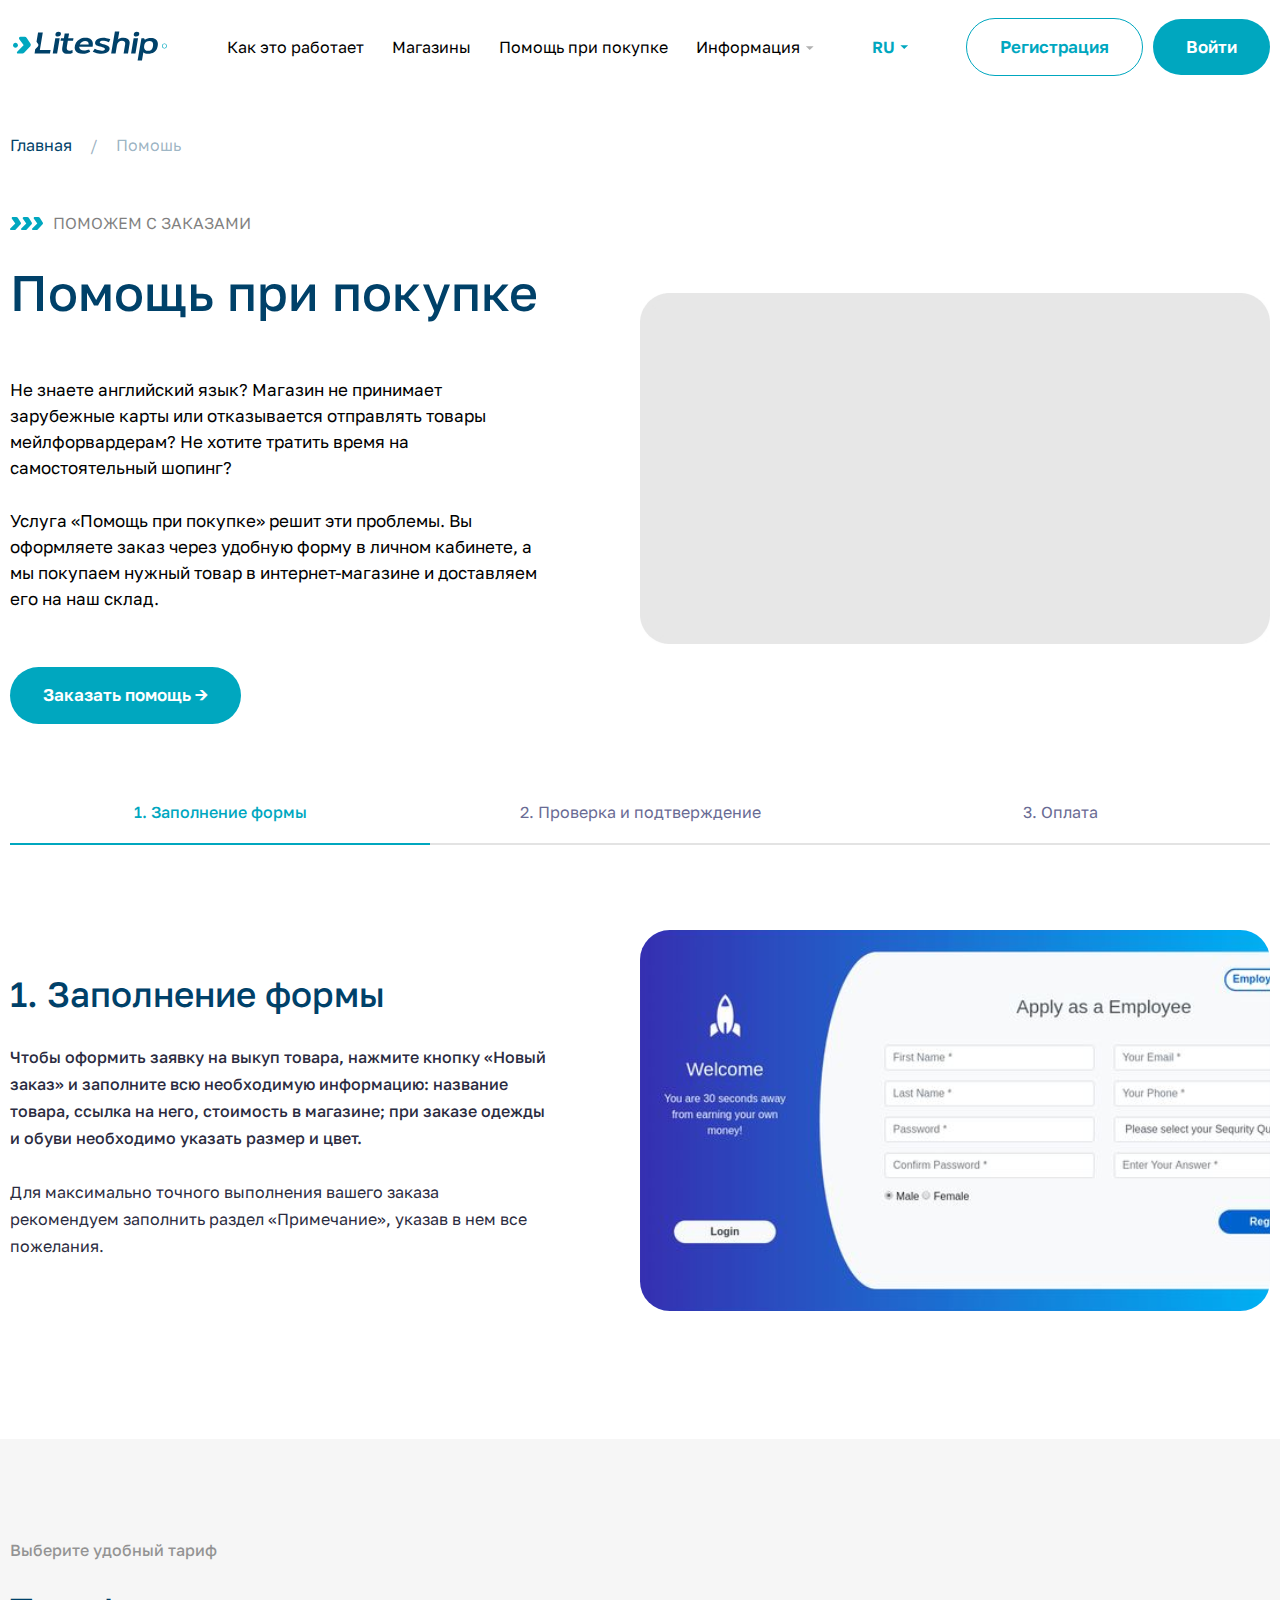
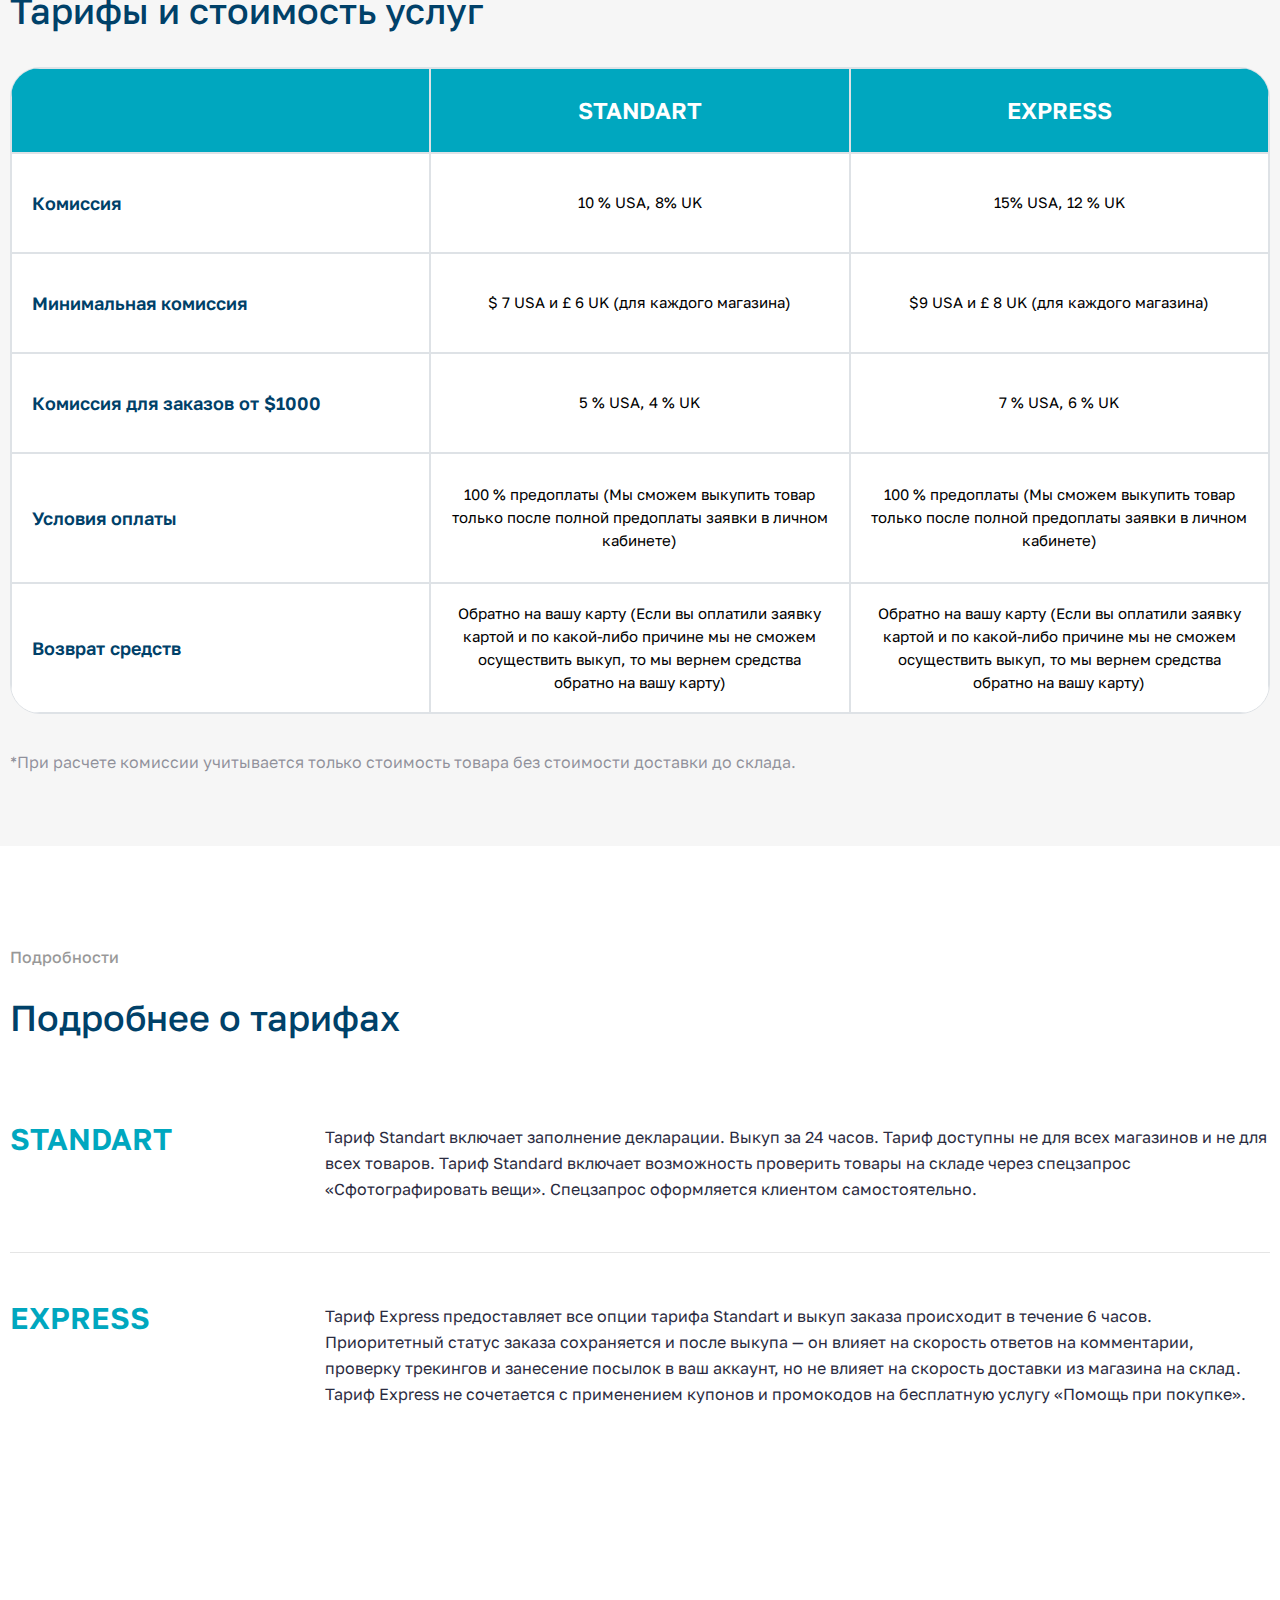
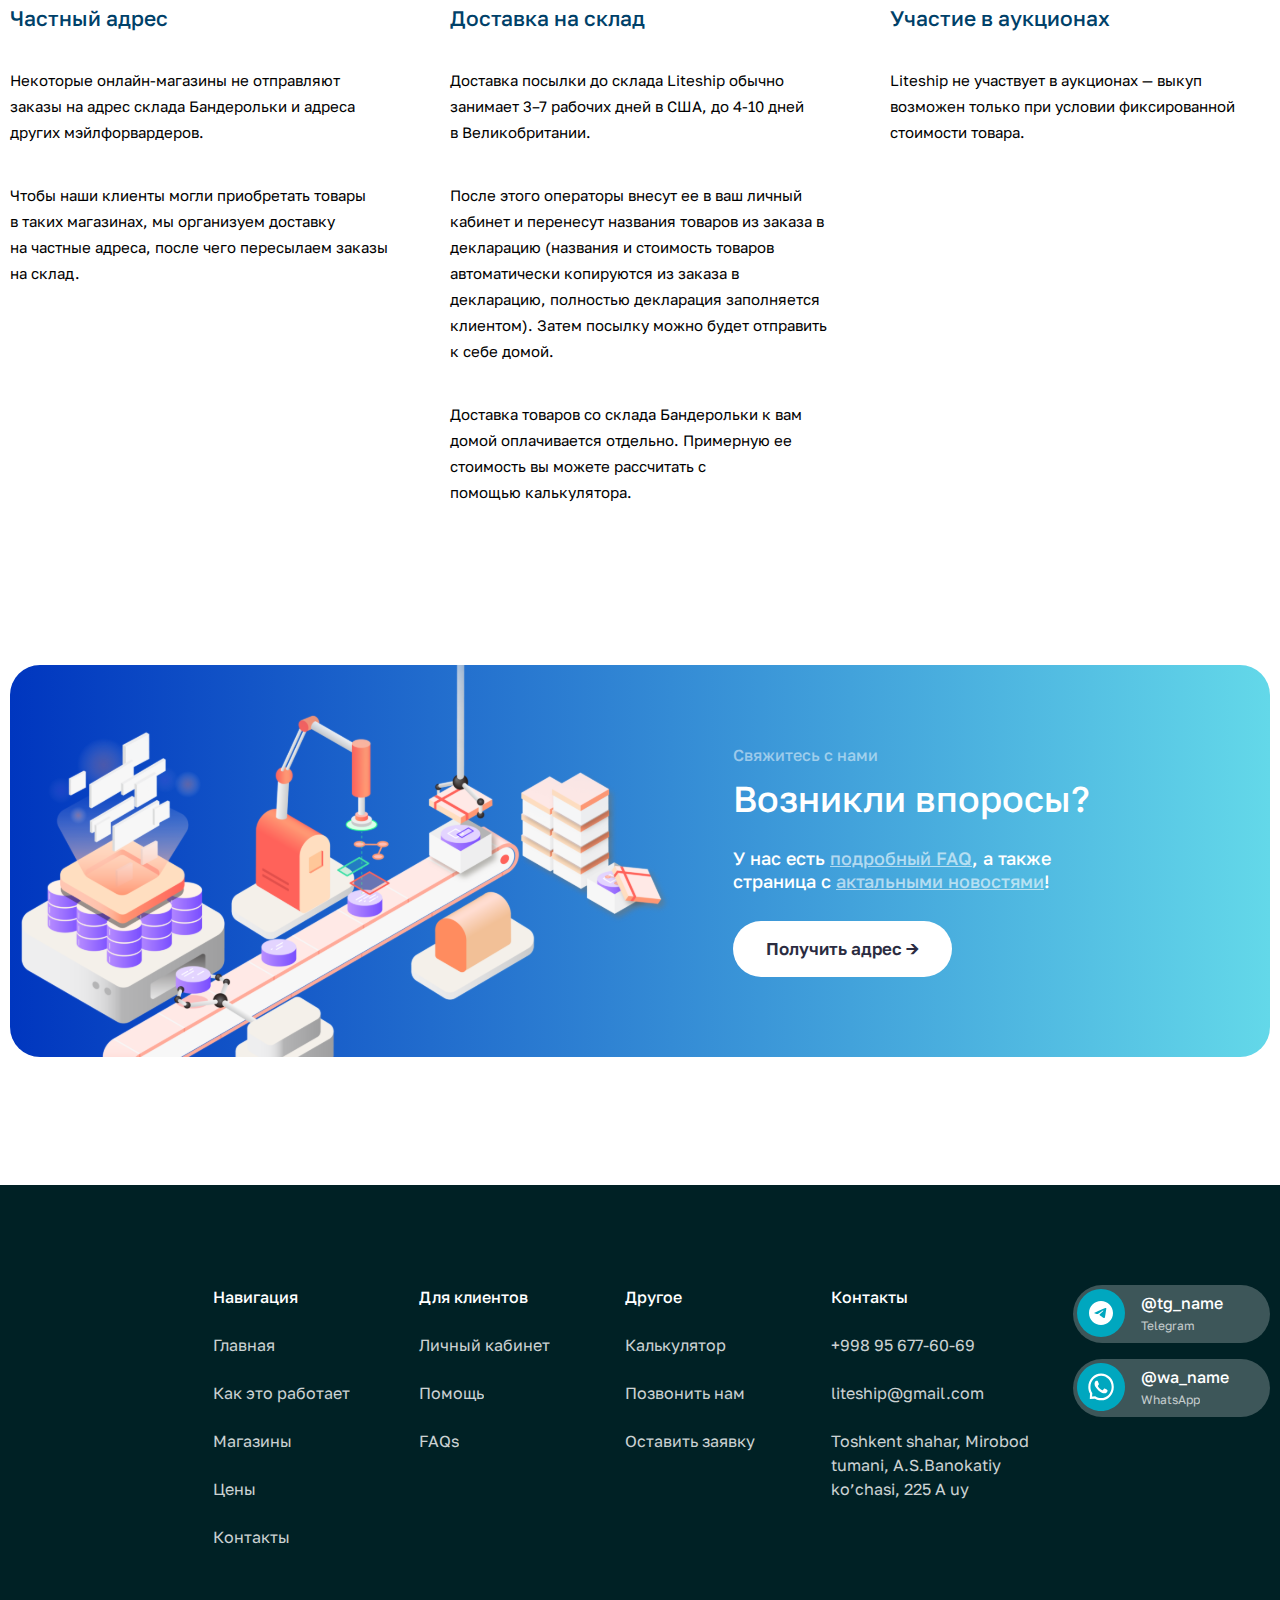
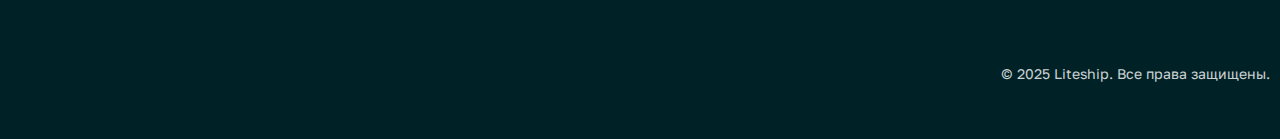
<file: pages/help.html>
<!DOCTYPE html>
<html lang="en">
<head>
    <meta charset="UTF-8">
    <meta name="viewport" content="width=device-width, initial-scale=1.0">
    <link type="image/x-icon" href="/img/liteshipFav.ico" rel="shortcut icon">
    <link type="Image/x-icon" href="/img/liteshipFav.ico" rel="icon">
    <link rel="stylesheet" href="../css/reset.css">
    <link rel="stylesheet" href="../css/fonts.css">
    <link rel="stylesheet" href="../css/common.css">
    <link rel="stylesheet" href="../css/header.css">
    <link rel="stylesheet" href="../css/reviews.css">
    <link rel="stylesheet" href="../css/about.css">
    <link rel="stylesheet" href="../css/how.css">
    <link rel="stylesheet" href="../css/help.css">
    <link rel="stylesheet" href="../css/footer.css">
    <title>Liteship | Помошь</title>
</head>

<body>

    <header class="header">
        <div class="header__desktop container">
          <div class="logo">
            <a href="/">
              <img src="../img/logo.svg" alt="logo" width="160" height="30" />
            </a>
          </div>
          <nav class="nav">
            <ul class="nav__list">
              <li class="nav__item">
                <a href="howorks.html" class="nav__link">Как это работает</a>
              </li>
              <li class="nav__item"><a href="store.html" class="nav__link">Магазины</a></li>
              <li class="nav__item">
                <a href="help.html" class="nav__link">Помощь при покупке</a>
              </li>
              <li class="nav__item subitems">
                <span class="nav__link"
                  ><span>Информация</span>
                  <svg
                    class="arrow"
                    width="9"
                    height="4"
                    viewBox="0 0 9 4"
                    fill="none"
                    xmlns="http://www.w3.org/2000/svg"
                  >
                    <path
                      d="M4.75 4L8.64711 0.25H0.852886L4.75 4Z"
                      fill="#B1B1B1"
                    />
                  </svg>
                </span>
                <div class="information">
                  <div class="information__top information__content">
                    <div class="subtitle">Дополнительная информация</div>
                  </div>
                  <nav class="information__links information__content">
                    <ul class="information__list">
                      <li><a href="prise.html">Цены</a></li>
                      <li><a href="about.html">О компании</a></li>
                      <li><a href="#">Популярные вопросы</a></li>
                    </ul>
                    <ul class="information__list">
                      <li><a href="#">Отзывы</a></li>
                      <li><a href="blog.html">Блог</a></li>
                      <li><a href="blockprod.html">Запрещенные товары</a></li>
                    </ul>
                    <ul class="information__list">
                      <li>
                        <a href="tel:+998 95 677-60-69" class="contacts"
                          >+998 95 677-60-69</a
                        >
                      </li>
                      <li>
                        <a href="mailto:liteship@gmail.com" class="contacts"
                          >liteship@gmail.com</a
                        >
                      </li>
                    </ul>
                  </nav>
                  <div class="information__socials">
                    <a href="#" target="_blank">
                      <div class="information__img">
                        <img
                          src="../img/icons/information_telegram.svg"
                          alt="telegram"
                          width="48"
                          height="48"
                        />
                      </div>
                      <div class="information__text">
                        <span>@tg_name</span>
                        <span>Telegram</span>
                      </div>
                    </a>
                    <a href="#" target="_blank">
                      <div class="information__img">
                        <img
                          src="../img/icons/information_whatsapp.svg"
                          alt="telegram"
                          width="48"
                          height="48"
                        />
                      </div>
                      <div class="information__text">
                        <span>@wa_name</span>
                        <span>WhatsApp</span>
                      </div>
                    </a>
                  </div>
                </div>
              </li>
            </ul>
          </nav>
          <ul class="socials">
            <li class="socials__item">
              <a href="#" target="_blank">
                <img
                  src="../img/icons//telegram.svg"
                  alt="telegram"
                  width="27"
                  height="27"
                />
              </a>
            </li>
            <li class="socials__item">
              <a href="#" target="_blank">
                <img
                  src="../img/icons/whatsapp.svg"
                  alt="whatsapp"
                  width="27"
                  height="27"
                />
              </a>
            </li>
          </ul>
          <div class="lang">
            <a href="#" class="lang__btn"
              ><span>RU</span>
              <svg
                class="arrow"
                width="9"
                height="4"
                viewBox="0 0 9 4"
                fill="none"
                xmlns="http://www.w3.org/2000/svg"
              >
                <path d="M4.25 4L8.14711 0.25H0.352886L4.25 4Z" fill="#00A7BF" />
              </svg>
            </a>
            <ul class="lang__dropdown">
              <li class="lang__item"><a href="#uz">UZ</a></li>
            </ul>
          </div>
          <div class="btns">
            <a href="#!" class="btn transparent">Регистрация</a>
            <a href="#!" class="btn">Войти</a>
          </div>
          <div class="burger" id="burger">
            <img src="../img//icons/burger.svg" alt="burger" width="36" height="27">
            <img src="../img//icons/close.svg" alt="close" width="36" height="27">
          </div>
        </div>
      </header>
      <div class="header__mobile" id="mobileMenu">
        <div class="header__mobiletitle">Меню</div>
        <nav class="header__mobilenav">
          <ul class="header__mobilelist">
            <li class="header__mobileitem"><a href="howorks.html">Как это работает</a></li>
            <li class="header__mobileitem"><a href="store.html">Магазины</a></li>
            <li class="header__mobileitem"><a href="help.html">Помощь при покупке</a></li>
            <li class="header__mobileitem">
              <a id="headerMobileDrop" href="#!">
                  Информация 
                  <svg
                  class="arrow"
                  width="9"
                  height="4"
                  viewBox="0 0 9 4"
                  fill="none"
                  xmlns="http://www.w3.org/2000/svg"
                >
                  <path
                    d="M4.75 4L8.64711 0.25H0.852886L4.75 4Z"
                    fill="#B1B1B1"
                  />
                </svg>
              </a>
              <ul class="header__mobile-drop">
                <li><a href="prise.html">Цены</a></li>
                <li><a href="about.html">О компании</a></li>
                <li><a href="#!">Популярные вопросы</a></li>
                <li><a href="#!">Отзывы</a></li>
                <li><a href="blog.html">Блог</a></li>
                <li><a href="blockprod.html">Запрещенные товары</a></li>
              </ul>
            </li>
            <li class="header__mobileitem">
              <a id="headerMobileDropLang" href="#!">
                RU
                <svg
                  class="arrow"
                  width="9"
                  height="4"
                  viewBox="0 0 9 4"
                  fill="none"
                  xmlns="http://www.w3.org/2000/svg"
                >
                  <path
                    d="M4.75 4L8.64711 0.25H0.852886L4.75 4Z"
                    fill="#B1B1B1"
                  />
                </svg>
              </a>
              <ul class="header__mobile-drop lang__drop">
                <li><a href="#!">UZ</a></li>
              </ul>
            </li>
          </ul>
        </nav>
        <div class="header__mobile-socials">
          <a href="#" target="_blank">
            <img
              src="../img/icons//telegram.svg"
              alt="telegram"
              width="50"
              height="50"
            />
          </a>
          <a href="#" target="_blank">
            <img
              src="../img/icons/whatsapp.svg"
              alt="whatsapp"
              width="50"
              height="50"
            />
          </a>
        </div>
        <div class="header__mobile-btns">
          <a href="#!" class="btn transparent">Регистрация</a>
          <a href="#!" class="btn">Войти</a>
        </div>
      </div>

    <div class="container">
        <div class="crust about__crust">
            <a href="../index.html">Главная</a>
            <span>/</span>
            <span>Помошь</span>
        </div>
    </div>

    <main class="help__main">
        <div class="container">
            <div class="about__top">

                <div class="how__top">
                    <h3>
                        <svg width="33" height="13" viewBox="0 0 33 13" fill="none" xmlns="http://www.w3.org/2000/svg">
                            <path
                                d="M7.78366 0.873786L10.7638 5.47582C11.1316 6.04386 11.0639 6.79649 10.6019 7.28685L5.73803 12.4448C5.40372 12.7997 4.94239 13 4.46012 13H0.838551C0.085483 13 -0.284421 12.0635 0.257871 11.5297L5.26274 6.60263C5.32206 6.54418 5.32974 6.44868 5.27949 6.38169L1.91127 1.85663C1.34455 1.09473 1.87637 0 2.813 0H6.19029C6.83168 0 7.42981 0.328556 7.78366 0.8745V0.873786Z"
                                fill="#00A7BF" />
                            <path
                                d="M18.7837 0.873786L21.7638 5.47582C22.1316 6.04386 22.0639 6.79649 21.6019 7.28685L16.738 12.4448C16.4037 12.7997 15.9424 13 15.4601 13H11.8386C11.0855 13 10.7156 12.0635 11.2579 11.5297L16.2627 6.60263C16.3221 6.54418 16.3297 6.44868 16.2795 6.38169L12.9113 1.85663C12.3446 1.09473 12.8764 0 13.813 0H17.1903C17.8317 0 18.4298 0.328556 18.7837 0.8745V0.873786Z"
                                fill="#00A7BF" />
                            <path
                                d="M29.7837 0.873786L32.7638 5.47582C33.1316 6.04386 33.0639 6.79649 32.6019 7.28685L27.738 12.4448C27.4037 12.7997 26.9424 13 26.4601 13H22.8386C22.0855 13 21.7156 12.0635 22.2579 11.5297L27.2627 6.60263C27.3221 6.54418 27.3297 6.44868 27.2795 6.38169L23.9113 1.85663C23.3446 1.09473 23.8764 0 24.813 0H28.1903C28.8317 0 29.4298 0.328556 29.7837 0.8745V0.873786Z"
                                fill="#00A7BF" />
                        </svg>
                        <span>ПОМОЖЕМ С ЗАКАЗАМИ</span>
                    </h3>
                    <h1>Помощь при покупке</h1>
                    <p>
                        Не знаете английский язык? Магазин не принимает зарубежные карты или отказывается отправлять
                        товары мейлфорвардерам? Не хотите тратить время на самостоятельный шопинг?
                    </p>
                    <p>
                        Услуга «Помощь при покупке» решит эти проблемы. Вы оформляете заказ через удобную форму в личном
                        кабинете, а мы покупаем нужный товар в интернет-магазине и доставляем его на наш склад.
                    </p>
                    <a class="btn" href="#!">Заказать помощь →</a>
                </div>

                <img src="../img/helpTop.jpg" alt="aboutTop">

            </div>

            <div class="how__content">
                <ul class="how__content-ul">
                    <li class="rub1 active">1. Заполнение формы</li>
                    <li class="rub2">2. Проверка и подтверждение</li>
                    <li class="rub3">3. Оплата</li>
                </ul>
                <ul class="how__content-ul">
                    <li class="active">
                        <span class="how-mobile-nav">1. Заполнение формы</span>
                        <span>
                            <svg class="arrow" width="16" height="8" viewBox="0 0 16 8" fill="none"
                                xmlns="http://www.w3.org/2000/svg">
                                <path d="M8 8L15.7942 0.5H0.205771L8 8Z" fill="#00A7BF" />
                            </svg>
                        </span>
                    </li>
                </ul>
                <ul id="howMobileDrop" class="how__content-ul">
                    <li class="rub1">1. Заполнение формы</li>
                    <li class="rub2">2. Проверка и подтверждение</li>
                    <li class="rub3">3. Оплата</li>
                </ul>
                <div class="how__content-bar reg active">
                    <div class="how__content-item">
                        <div class="how__content-left">
                            <h2>1. Заполнение формы</h2>
                            <p>
                                <span>
                                    Чтобы оформить заявку на выкуп товара, нажмите кнопку «Новый заказ» и заполните всю необходимую информацию: название товара, ссылка на него, стоимость в магазине; при заказе одежды и обуви необходимо указать размер и цвет.
                                </span>
                                <span>
                                    Для максимально точного выполнения вашего заказа рекомендуем заполнить раздел «Примечание», указав в нем все пожелания.
                                </span>
                            </p>
                        </div>
                        <img src="../img/howContentReg.svg" alt="registrationContent">
                    </div>
                </div>
                <div class="how__content-bar shop">
                    <div class="how__content-item">
                        <div class="how__content-left">
                            <h2>2. Проверка и подтверждение</h2>
                            <p>
                                <span>
                                    Получаем адрес для покупок в магазинах США и Великобритания
                                </span>
                                <span>
                                    Liteship поможет притвориться американцем и не переплачивать. Для этого нужно
                                    зарегистрироваться в нашем сервисе. После регистрации вам станут доступны два адреса в США и Великобритания, которые вы сможете указывать при оформлении заказов в
                                    интернет-магазинах.
                                </span>
                            </p>
                        </div>
                        <img src="../img/howContentShop.svg" alt="registrationContent">
                    </div>
                </div>
                <div class="how__content-bar send">
                    <div class="how__content-item">
                        <div class="how__content-left">
                            <h2>3. Оплата</h2>
                            <p>
                                <span>
                                    Получаем адрес для покупок в магазинах США и Великобритания
                                </span>
                                <span>
                                    Liteship поможет притвориться американцем и не переплачивать. Для этого нужно
                                    зарегистрироваться в нашем сервисе. После регистрации вам станут доступны два адреса
                                    в США и Великобритания, которые вы сможете указывать при оформлении заказов в
                                    интернет-магазинах.
                                </span>
                            </p>
                        </div>
                        <img src="../img/howContentSend.svg" alt="registrationContent">
                    </div>
                </div>
            </div>
        </div>
        
        <div class="help__table">
            <div class="container">
                <div class="titleblock">
                    <div class="subtitle">Выберите удобный тариф</div>
                    <h3 class="title">Тарифы и стоимость услуг</h3>
                </div>
                <div class="help__table-item parent">
                    
                    <span class="table__top"></span>
                    <span class="table__top div1">STANDART</span>
                    <span class="table__top div2">EXPRESS</span>

                    <span class="table__mid table__title div3">Комиссия</span>
                    <span class="table__mid item4">10 % USA, 8% UK  </span>
                    <span class="table__mid item5">15% USA, 12 % UK  </span>

                    <span class="table__mid table__title div6">Минимальная комиссия</span>
                    <span class="table__mid div7">$ 7 USA и £ 6 UK (для каждого магазина)</span>
                    <span class="table__mid div8">$9 USA и £ 8 UK (для каждого магазина)</span>

                    <span class="table__mid table__title div9">Комиссия для заказов от $1000</span>
                    <span class="table__mid div10">5 % USA, 4 % UK</span>
                    <span class="table__mid div11">7  % USA, 6 % UK</span>

                    <span class="table__bot table__title div12">Условия оплаты</span>
                    <span class="table__bot div13">100 % предоплаты  (Мы сможем выкупить товар только после полной предоплаты заявки в личном кабинете)</span>
                    <span class="table__bot div14">100 % предоплаты  (Мы сможем выкупить товар только после полной предоплаты заявки в личном кабинете)</span>

                    <span class="table__bot table__title div15">Возврат средств</span>
                    <span class="table__bot div16">Обратно на вашу карту (Если вы оплатили заявку картой и по какой-либо причине мы не сможем осуществить выкуп, то мы вернем средства обратно на вашу карту)</span>
                    <span class="table__bot div17">Обратно на вашу карту (Если вы оплатили заявку картой и по какой-либо причине мы не сможем осуществить выкуп, то мы вернем средства обратно на вашу карту)</span> 

                </div>
                <p>*При расчете комиссии учитывается только стоимость товара без стоимости доставки до склада.</p>
            </div>
        </div>
        <div class="container">
            <div class="titleblock">
                <div class="subtitle">Подробности</div>
                <h3 class="title">Подробнее о тарифах</h3>
            </div>

            <div class="help__tarifs">
                <div class="help__tarif-standart">
                    <p>STANDART</p>
                    <p>Тариф Standart включает заполнение декларации. Выкуп за 24 часов. Тариф доступны не для всех магазинов и не для всех товаров. Тариф Standard включает возможность проверить товары на складе через спецзапрос «Сфотографировать вещи». Спецзапрос оформляется клиентом самостоятельно.</p>
                </div>
                <div class="help__tarif-express">
                    <p>EXPRESS</p>
                    <p>Тариф Express предоставляет все опции тарифа Standart и выкуп заказа происходит в течение 6 часов.  Приоритетный статус заказа сохраняется и после выкупа — он влияет на скорость ответов на комментарии, проверку трекингов и занесение посылок в ваш аккаунт, но не влияет на скорость доставки из магазина на склад. Тариф Express не сочетается с применением купонов и промокодов на бесплатную услугу «Помощь при покупке».</p>
                </div>
            </div>

            <div class="help__extrainfo">
                <div class="help__extra-item">
                    <h3>Частный адрес</h3>
                    <p>Некоторые онлайн-магазины не отправляют заказы на адрес склада Бандерольки и адреса других мэйлфорвардеров.</p>
                    <p>Чтобы наши клиенты могли приобретать товары в таких магазинах, мы организуем доставку на частные адреса, после чего пересылаем заказы на склад.</p>
                </div>
                <div class="help__extra-item">
                    <h3>Доставка на склад</h3>
                    <p>Доставка посылки до склада Liteship обычно занимает 3–7 рабочих дней в США, до 4-10 дней в Великобритании. </p>
                    <p>После этого операторы внесут ее в ваш личный кабинет и перенесут названия товаров из заказа в декларацию (названия и стоимость товаров автоматически копируются из заказа в декларацию, полностью декларация заполняется клиентом). Затем посылку можно будет отправить к себе домой. </p>
                    <p>Доставка товаров со склада Бандерольки к вам домой оплачивается отдельно. Примерную ее стоимость вы можете рассчитать с помощью калькулятора.</p>
                </div>
                <div class="help__extra-item">
                    <h3>Участие в аукционах</h3>
                    <p>Liteship не участвует в аукционах — выкуп возможен только при условии фиксированной стоимости товара.</p>
                </div>
            </div>

            <div class="how__content">
                <div class="how__content-ask">
                  <img src="../img/howConnect.svg" alt="howContentAsk">
                  <div class="how__content-ask-item">
                    <p>Свяжитесь с нами</p>
                    <h2>Возникли впоросы?</h2>
                    <p>У нас есть <a href="">подробный FAQ</a>, а также страница с <a href="актальными новостями">актальными новостями</a>!</p>
                    <a href="#!" class="btn">Получить адрес  →</a>
                  </div>
                </div>
            </div>
        </div>
    </main>

    <footer class="footer">
        <img src="/img/lines.svg" alt="lines" loading="lazy" class="lines" />
        <div class="footer__inner container">
            <div class="footer__logo">
                <a href="/">
                    <img src="/img/footer_logo.svg" alt="logo" loading="lazy" width="160" />
                </a>
            </div>
            <nav class="footer__nav">
                <ul class="footer__navlist">
                    <li>Навигация</li>
                    <li><a href="#">Главная</a></li>
                    <li><a href="#">Как это работает</a></li>
                    <li><a href="#">Магазины</a></li>
                    <li><a href="#">Цены</a></li>
                    <li><a href="#">Контакты</a></li>
                </ul>
                <ul class="footer__navlist">
                    <li>Для клиентов</li>
                    <li><a href="#">Личный кабинет</a></li>
                    <li><a href="#">Помощь</a></li>
                    <li><a href="#">FAQs</a></li>
                </ul>
                <ul class="footer__navlist">
                    <li>Другое</li>
                    <li><a href="#">Калькулятор</a></li>
                    <li><a href="#">Позвонить нам</a></li>
                    <li><a href="#">Оставить заявку</a></li>
                </ul>
                <ul class="footer__navlist">
                    <li>Контакты</li>
                    <li><a href="tel:+998 95 677-60-69">+998 95 677-60-69</a></li>
                    <li><a href="mailto:liteship@gmail.com">liteship@gmail.com</a></li>
                    <li>
                        <span>Toshkent shahar, Mirobod tumani, A.S.Banokatiy ko’chasi, 225 A
                            uy</span>
                    </li>
                </ul>
            </nav>
            <ul class="footer__socials">
                <li>
                    <a href="#">
                        <div>
                            <img src="/img/icons/information_telegram.svg" alt="telegram" width="48" height="48" />
                        </div>
                        <div class="content">
                            <span>@tg_name</span>
                            <span>Telegram</span>
                        </div>
                    </a>
                </li>
                <li>
                    <a href="#">
                        <div>
                            <img src="/img/icons/information_whatsapp.svg" alt="whatsapp" width="48" height="48" />
                        </div>
                        <div class="content">
                            <span>@wa_name</span>
                            <span>WhatsApp</span>
                        </div>
                    </a>
                </li>
            </ul>
        </div>
        <div class="copiright container">
            © 2025 Liteship. Все права защищены.
        </div>
    </footer>

    <script src="../js/main.js"></script>

    <script>
        // how page
      const howBtns = document.querySelectorAll('.how__content-ul li');
      const arrBtns = Array.from(howBtns);

      const contentBars = document.querySelectorAll('.how__content-bar')
      const arrBars = Array.from(contentBars);

      const dropHow = document.getElementById('howMobileDrop');
      const mobilSpan = document.querySelector('.how-mobile-nav')

      arrBtns.map((e) => {
          e.addEventListener('click', () => {
              arrBtns.map((el) => {
                  el.classList.remove('active');
              })
              e.classList.add('active');
              

              dropHow.classList.toggle('active');
              e.classList.toggle('activearr');

              if(dropHow.classList.contains('active')){
                  e.classList.add('activearr');
              }

              dropHow.addEventListener('click', () => {
                  mobilSpan.innerHTML = e.innerHTML;
                  e.classList.add('active');
                  e.classList.remove('activearr');
              })
              // console.log(e.innerHTML);
              if(e.classList.contains("rub1")){
                  arrBars.map((item) => {
                      if(item.classList.contains('reg')){
                          arrBars.map((index) => {
                              index.classList.remove('active')
                          })
                          item.classList.add('active');
                      }
                  })      
              }else if(e.classList.contains("rub2")){
                  arrBars.map((item) => {
                      if(item.classList.contains('shop')){
                          arrBars.map((index) => {
                              index.classList.remove('active')
                          })
                          item.classList.add('active');
                      }
                  })      
              }else if(e.classList.contains("rub3")){
                  arrBars.map((item) => {
                      if(item.classList.contains('send')){
                          arrBars.map((index) => {
                              index.classList.remove('active')
                          })
                          item.classList.add('active');
                      }
                  })      
              }else if(e.classList.contains("rub4")){
                  arrBars.map((item) => {
                      if(item.classList.contains('post')){
                          arrBars.map((index) => {
                              index.classList.remove('active')
                          })
                          item.classList.add('active');
                      }
                  })      
              }
          })
      });


    </script>

</body>

</html>
</file>
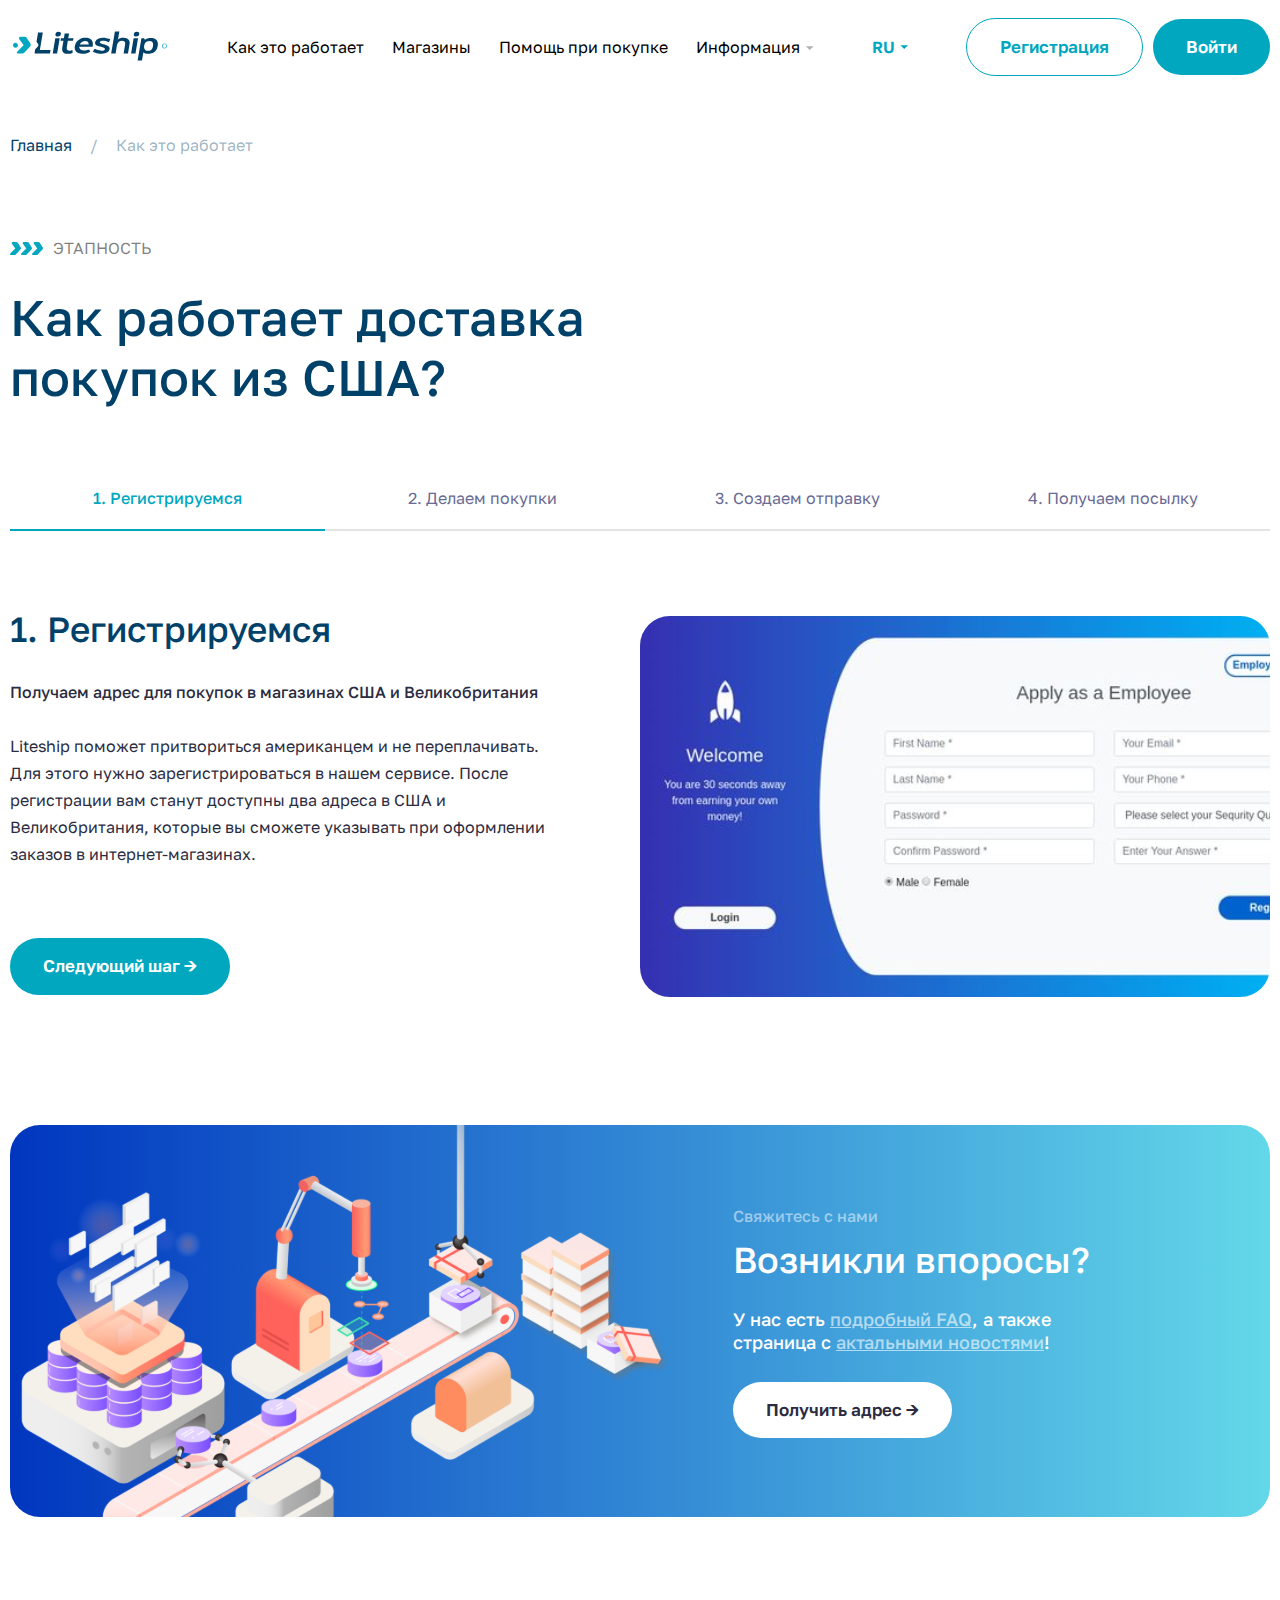
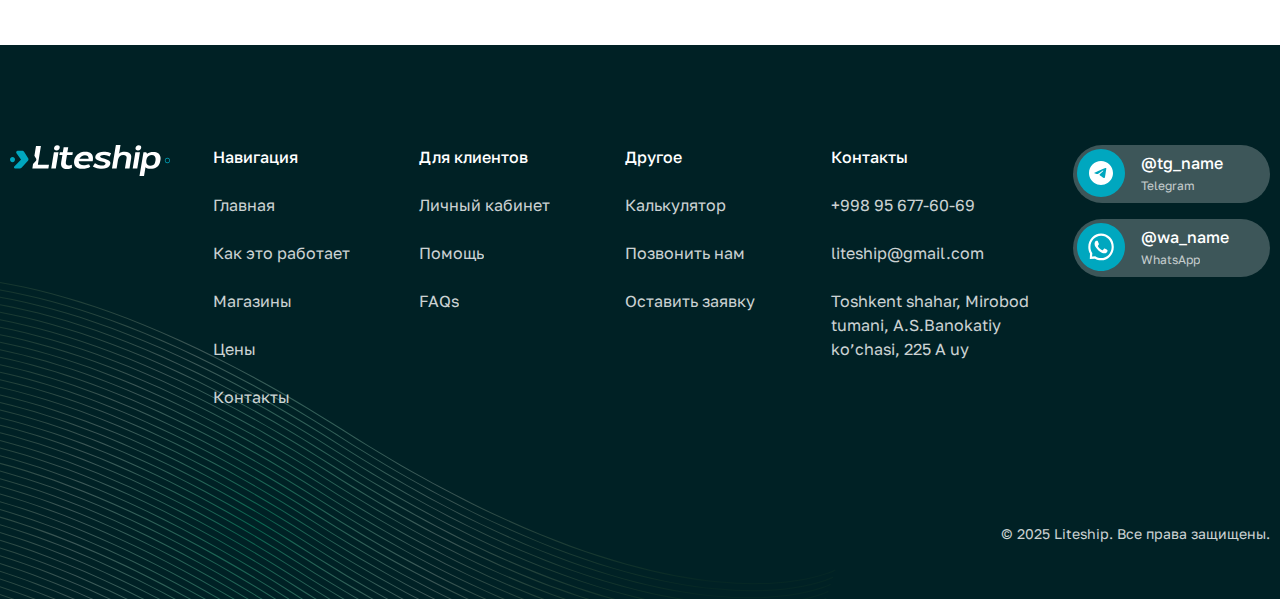
<file: pages/howorks.html>
<!DOCTYPE html>
<html lang="en">
<head>
    <meta charset="UTF-8">
    <meta name="viewport" content="width=device-width, initial-scale=1.0">
    <link type="image/x-icon" href="/img/liteshipFav.ico" rel="shortcut icon">
    <link type="Image/x-icon" href="/img/liteshipFav.ico" rel="icon">
    <link rel="stylesheet" href="../css/reset.css">
    <link rel="stylesheet" href="../css/fonts.css">
    <link rel="stylesheet" href="../css/common.css">
    <link rel="stylesheet" href="../css/header.css">
    <link rel="stylesheet" href="../css/how.css">
    <link rel="stylesheet" href="../css/footer.css">
    <title>Liteship | Как это работает</title>
</head>
<body>
  <header class="header">
    <div class="header__desktop container">
      <div class="logo">
        <a href="/">
          <img src="../img/logo.svg" alt="logo" width="160" height="30" />
        </a>
      </div>
      <nav class="nav">
        <ul class="nav__list">
          <li class="nav__item">
            <a href="howorks.html" class="nav__link">Как это работает</a>
          </li>
          <li class="nav__item"><a href="store.html" class="nav__link">Магазины</a></li>
          <li class="nav__item">
            <a href="help.html" class="nav__link">Помощь при покупке</a>
          </li>
          <li class="nav__item subitems">
            <span class="nav__link"
              ><span>Информация</span>
              <svg
                class="arrow"
                width="9"
                height="4"
                viewBox="0 0 9 4"
                fill="none"
                xmlns="http://www.w3.org/2000/svg"
              >
                <path
                  d="M4.75 4L8.64711 0.25H0.852886L4.75 4Z"
                  fill="#B1B1B1"
                />
              </svg>
            </span>
            <div class="information">
              <div class="information__top information__content">
                <div class="subtitle">Дополнительная информация</div>
              </div>
              <nav class="information__links information__content">
                <ul class="information__list">
                  <li><a href="prise.html">Цены</a></li>
                  <li><a href="about.html">О компании</a></li>
                  <li><a href="#">Популярные вопросы</a></li>
                </ul>
                <ul class="information__list">
                  <li><a href="#">Отзывы</a></li>
                  <li><a href="blog.html">Блог</a></li>
                  <li><a href="blockprod.html">Запрещенные товары</a></li>
                </ul>
                <ul class="information__list">
                  <li>
                    <a href="tel:+998 95 677-60-69" class="contacts"
                      >+998 95 677-60-69</a
                    >
                  </li>
                  <li>
                    <a href="mailto:liteship@gmail.com" class="contacts"
                      >liteship@gmail.com</a
                    >
                  </li>
                </ul>
              </nav>
              <div class="information__socials">
                <a href="#" target="_blank">
                  <div class="information__img">
                    <img
                      src="../img/icons/information_telegram.svg"
                      alt="telegram"
                      width="48"
                      height="48"
                    />
                  </div>
                  <div class="information__text">
                    <span>@tg_name</span>
                    <span>Telegram</span>
                  </div>
                </a>
                <a href="#" target="_blank">
                  <div class="information__img">
                    <img
                      src="../img/icons/information_whatsapp.svg"
                      alt="telegram"
                      width="48"
                      height="48"
                    />
                  </div>
                  <div class="information__text">
                    <span>@wa_name</span>
                    <span>WhatsApp</span>
                  </div>
                </a>
              </div>
            </div>
          </li>
        </ul>
      </nav>
      <ul class="socials">
        <li class="socials__item">
          <a href="#" target="_blank">
            <img
              src="../img/icons//telegram.svg"
              alt="telegram"
              width="27"
              height="27"
            />
          </a>
        </li>
        <li class="socials__item">
          <a href="#" target="_blank">
            <img
              src="../img/icons/whatsapp.svg"
              alt="whatsapp"
              width="27"
              height="27"
            />
          </a>
        </li>
      </ul>
      <div class="lang">
        <a href="#" class="lang__btn"
          ><span>RU</span>
          <svg
            class="arrow"
            width="9"
            height="4"
            viewBox="0 0 9 4"
            fill="none"
            xmlns="http://www.w3.org/2000/svg"
          >
            <path d="M4.25 4L8.14711 0.25H0.352886L4.25 4Z" fill="#00A7BF" />
          </svg>
        </a>
        <ul class="lang__dropdown">
          <li class="lang__item"><a href="#uz">UZ</a></li>
        </ul>
      </div>
      <div class="btns">
        <a href="#!" class="btn transparent">Регистрация</a>
        <a href="#!" class="btn">Войти</a>
      </div>
      <div class="burger" id="burger">
        <img src="../img//icons/burger.svg" alt="burger" width="36" height="27">
        <img src="../img//icons/close.svg" alt="close" width="36" height="27">
      </div>
    </div>
  </header>
  <div class="header__mobile" id="mobileMenu">
    <div class="header__mobiletitle">Меню</div>
    <nav class="header__mobilenav">
      <ul class="header__mobilelist">
        <li class="header__mobileitem"><a href="howorks.html">Как это работает</a></li>
        <li class="header__mobileitem"><a href="store.html">Магазины</a></li>
        <li class="header__mobileitem"><a href="help.html">Помощь при покупке</a></li>
        <li class="header__mobileitem">
          <a id="headerMobileDrop" href="#!">
              Информация 
              <svg
              class="arrow"
              width="9"
              height="4"
              viewBox="0 0 9 4"
              fill="none"
              xmlns="http://www.w3.org/2000/svg"
            >
              <path
                d="M4.75 4L8.64711 0.25H0.852886L4.75 4Z"
                fill="#B1B1B1"
              />
            </svg>
          </a>
          <ul class="header__mobile-drop">
            <li><a href="prise.html">Цены</a></li>
            <li><a href="about.html">О компании</a></li>
            <li><a href="#!">Популярные вопросы</a></li>
            <li><a href="#!">Отзывы</a></li>
            <li><a href="blog.html">Блог</a></li>
            <li><a href="blockprod.html">Запрещенные товары</a></li>
          </ul>
        </li>
        <li class="header__mobileitem">
          <a id="headerMobileDropLang" href="#!">
            RU
            <svg
              class="arrow"
              width="9"
              height="4"
              viewBox="0 0 9 4"
              fill="none"
              xmlns="http://www.w3.org/2000/svg"
            >
              <path
                d="M4.75 4L8.64711 0.25H0.852886L4.75 4Z"
                fill="#B1B1B1"
              />
            </svg>
          </a>
          <ul class="header__mobile-drop lang__drop">
            <li><a href="#!">UZ</a></li>
          </ul>
        </li>
      </ul>
    </nav>
    <div class="header__mobile-socials">
      <a href="#" target="_blank">
        <img
          src="../img/icons//telegram.svg"
          alt="telegram"
          width="50"
          height="50"
        />
      </a>
      <a href="#" target="_blank">
        <img
          src="../img/icons/whatsapp.svg"
          alt="whatsapp"
          width="50"
          height="50"
        />
      </a>
    </div>
    <div class="header__mobile-btns">
      <a href="#!" class="btn transparent">Регистрация</a>
      <a href="#!" class="btn">Войти</a>
    </div>
  </div>

    <div class="container">
      <div class="crust">
        <a href="../index.html">Главная</a>
        <span>/</span>
        <span>Как это работает</span>
      </div>
    </div>

    <main class="how container">
      <div class="how__top">
        <h3>
          <svg width="33" height="13" viewBox="0 0 33 13" fill="none" xmlns="http://www.w3.org/2000/svg">
            <path d="M7.78366 0.873786L10.7638 5.47582C11.1316 6.04386 11.0639 6.79649 10.6019 7.28685L5.73803 12.4448C5.40372 12.7997 4.94239 13 4.46012 13H0.838551C0.085483 13 -0.284421 12.0635 0.257871 11.5297L5.26274 6.60263C5.32206 6.54418 5.32974 6.44868 5.27949 6.38169L1.91127 1.85663C1.34455 1.09473 1.87637 0 2.813 0H6.19029C6.83168 0 7.42981 0.328556 7.78366 0.8745V0.873786Z" fill="#00A7BF"/>
            <path d="M18.7837 0.873786L21.7638 5.47582C22.1316 6.04386 22.0639 6.79649 21.6019 7.28685L16.738 12.4448C16.4037 12.7997 15.9424 13 15.4601 13H11.8386C11.0855 13 10.7156 12.0635 11.2579 11.5297L16.2627 6.60263C16.3221 6.54418 16.3297 6.44868 16.2795 6.38169L12.9113 1.85663C12.3446 1.09473 12.8764 0 13.813 0H17.1903C17.8317 0 18.4298 0.328556 18.7837 0.8745V0.873786Z" fill="#00A7BF"/>
            <path d="M29.7837 0.873786L32.7638 5.47582C33.1316 6.04386 33.0639 6.79649 32.6019 7.28685L27.738 12.4448C27.4037 12.7997 26.9424 13 26.4601 13H22.8386C22.0855 13 21.7156 12.0635 22.2579 11.5297L27.2627 6.60263C27.3221 6.54418 27.3297 6.44868 27.2795 6.38169L23.9113 1.85663C23.3446 1.09473 23.8764 0 24.813 0H28.1903C28.8317 0 29.4298 0.328556 29.7837 0.8745V0.873786Z" fill="#00A7BF"/>
          </svg>            
          <span>ЭТАПНОСТЬ</span>
        </h3>
        <h1>Как работает доставка покупок из США?</h1>
      </div>
      <div class="how__content">
        <ul class="how__content-ul">
          <li class="rub1 active">1. Регистрируемся</li>
          <li class="rub2">2. Делаем покупки</li>
          <li class="rub3">3. Создаем отправку</li>
          <li class="rub4">4. Получаем посылку</li>
        </ul>
        <ul class="how__content-ul">
          <li class="active">
            <span class="how-mobile-nav">1. Регистрируемся</span>
            <span>
              <svg class="arrow" width="16" height="8" viewBox="0 0 16 8" fill="none" xmlns="http://www.w3.org/2000/svg">
                <path d="M8 8L15.7942 0.5H0.205771L8 8Z" fill="#00A7BF"/>
              </svg>                
            </span>
          </li>
        </ul>
        <ul id="howMobileDrop" class="how__content-ul">
          <li class="rub1">1. Регистрируемся</li>
          <li class="rub2">2. Делаем покупки</li>
          <li class="rub3">3. Создаем отправку</li>
          <li class="rub4">4. Получаем посылку</li>
        </ul>
        <div class="how__content-bar reg active">
          <div class="how__content-item">
            <div class="how__content-left">
              <h2>1. Регистрируемся</h2>
              <p>
                <span>
                  Получаем адрес для покупок в магазинах США и Великобритания
                </span>
                <span>
                  Liteship поможет притвориться американцем и не переплачивать. Для этого нужно зарегистрироваться в нашем сервисе. После регистрации вам станут доступны два адреса в США и Великобритания, которые вы сможете указывать при оформлении заказов в интернет-магазинах.
                </span>
              </p>
              <a href="#!" class="btn">Следующий шаг  →</a>
            </div>
            <img src="../img/howContentReg.svg" alt="registrationContent">
          </div>
        </div>
        <div class="how__content-bar shop">
          <div class="how__content-item">
            <div class="how__content-left">
              <h2>2. Делаем покупки</h2>
              <p>
                <span>
                  Получаем адрес для покупок в магазинах США и Великобритания
                </span>
                <span>
                  Liteship поможет притвориться американцем и не переплачивать. Для этого нужно зарегистрироваться в нашем сервисе. После регистрации вам станут доступны два адреса в США и Великобритания, которые вы сможете указывать при оформлении заказов в интернет-магазинах.
                </span>
              </p>
              <a href="#!" class="btn">Следующий шаг  →</a>
            </div>
            <img src="../img/howContentShop.svg" alt="registrationContent">
          </div>
        </div>
        <div class="how__content-bar send">
          <div class="how__content-item">
            <div class="how__content-left">
              <h2>3. Создаем отправку</h2>
              <p>
                <span>
                  Получаем адрес для покупок в магазинах США и Великобритания
                </span>
                <span>
                  Liteship поможет притвориться американцем и не переплачивать. Для этого нужно зарегистрироваться в нашем сервисе. После регистрации вам станут доступны два адреса в США и Великобритания, которые вы сможете указывать при оформлении заказов в интернет-магазинах.
                </span>
              </p>
              <a href="#!" class="btn">Следующий шаг  →</a>
            </div>
            <img src="../img/howContentSend.svg" alt="registrationContent">
          </div>
        </div>
        <div class="how__content-bar post">
          <div class="how__content-item">
            <div class="how__content-left">
              <h2>4. Получаем посылку</h2>
              <p>
                <span>
                  Получаем адрес для покупок в магазинах США и Великобритания
                </span>
                <span>
                  Liteship поможет притвориться американцем и не переплачивать. Для этого нужно зарегистрироваться в нашем сервисе. После регистрации вам станут доступны два адреса в США и Великобритания, которые вы сможете указывать при оформлении заказов в интернет-магазинах.
                </span>
              </p>
              <a href="#!" class="btn">Следующий шаг  →</a>
            </div>
            <img src="../img/howContentPost.svg" alt="registrationContent">
          </div>
        </div>
      </div>

      <div class="how__content">
        <div class="how__content-ask">
          <img src="../img/howConnect.svg" alt="howContentAsk">
          <div class="how__content-ask-item">
            <p>Свяжитесь с нами</p>
            <h2>Возникли впоросы?</h2>
            <p>У нас есть <a href="">подробный FAQ</a>, а также страница с <a href="актальными новостями">актальными новостями</a>!</p>
            <a href="#!" class="btn">Получить адрес  →</a>
          </div>

        </div>
      </div>

    </main>

    <footer class="footer">
        <img src="/img/lines.svg" alt="lines" loading="lazy" class="lines" />
        <div class="footer__inner container">
          <div class="footer__logo">
            <a href="/">
              <img
                src="/img/footer_logo.svg"
                alt="logo"
                loading="lazy"
                width="160"
              />
            </a>
          </div>
          <nav class="footer__nav">
            <ul class="footer__navlist">
              <li>Навигация</li>
              <li><a href="#">Главная</a></li>
              <li><a href="#">Как это работает</a></li>
              <li><a href="#">Магазины</a></li>
              <li><a href="#">Цены</a></li>
              <li><a href="#">Контакты</a></li>
            </ul>
            <ul class="footer__navlist">
              <li>Для клиентов</li>
              <li><a href="#">Личный кабинет</a></li>
              <li><a href="#">Помощь</a></li>
              <li><a href="#">FAQs</a></li>
            </ul>
            <ul class="footer__navlist">
              <li>Другое</li>
              <li><a href="#">Калькулятор</a></li>
              <li><a href="#">Позвонить нам</a></li>
              <li><a href="#">Оставить заявку</a></li>
            </ul>
            <ul class="footer__navlist">
              <li>Контакты</li>
              <li><a href="tel:+998 95 677-60-69">+998 95 677-60-69</a></li>
              <li><a href="mailto:liteship@gmail.com">liteship@gmail.com</a></li>
              <li>
                <span
                  >Toshkent shahar, Mirobod tumani, A.S.Banokatiy ko’chasi, 225 A
                  uy</span
                >
              </li>
            </ul>
          </nav>
          <ul class="footer__socials">
            <li>
              <a href="#">
                <div>
                  <img
                    src="/img/icons/information_telegram.svg"
                    alt="telegram"
                    width="48"
                    height="48"
                  />
                </div>
                <div class="content">
                  <span>@tg_name</span>
                  <span>Telegram</span>
                </div>
              </a>
            </li>
            <li>
              <a href="#">
                <div>
                  <img
                    src="/img/icons/information_whatsapp.svg"
                    alt="whatsapp"
                    width="48"
                    height="48"
                  />
                </div>
                <div class="content">
                  <span>@wa_name</span>
                  <span>WhatsApp</span>
                </div>
              </a>
            </li>
          </ul>
        </div>
        <div class="copiright container">
          © 2025 Liteship. Все права защищены.
        </div>
    </footer>

    <script src="../js/main.js"></script>

    <script>
      // how page
      const howBtns = document.querySelectorAll('.how__content-ul li');
      const arrBtns = Array.from(howBtns);

      const contentBars = document.querySelectorAll('.how__content-bar')
      const arrBars = Array.from(contentBars);

      const dropHow = document.getElementById('howMobileDrop');
      const mobilSpan = document.querySelector('.how-mobile-nav')

      arrBtns.map((e) => {
          e.addEventListener('click', () => {
              arrBtns.map((el) => {
                  el.classList.remove('active');
              })
              e.classList.add('active');
              
              e.classList.toggle('activearr');

              dropHow.classList.toggle('active');

              if(dropHow.classList.contains('active')){
                  e.classList.add('activearr');
              }

              dropHow.addEventListener('click', () => {
                  mobilSpan.innerHTML = e.innerHTML;
                  e.classList.add('active');
                  e.classList.remove('activearr');
              })
              // console.log(e.innerHTML);
              if(e.classList.contains("rub1")){
                  arrBars.map((item) => {
                      if(item.classList.contains('reg')){
                          arrBars.map((index) => {
                              index.classList.remove('active')
                          })
                          item.classList.add('active');
                      }
                  })      
              }else if(e.classList.contains("rub2")){
                  arrBars.map((item) => {
                      if(item.classList.contains('shop')){
                          arrBars.map((index) => {
                              index.classList.remove('active')
                          })
                          item.classList.add('active');
                      }
                  })      
              }else if(e.classList.contains("rub3")){
                  arrBars.map((item) => {
                      if(item.classList.contains('send')){
                          arrBars.map((index) => {
                              index.classList.remove('active')
                          })
                          item.classList.add('active');
                      }
                  })      
              }else if(e.classList.contains("rub4")){
                  arrBars.map((item) => {
                      if(item.classList.contains('post')){
                          arrBars.map((index) => {
                              index.classList.remove('active')
                          })
                          item.classList.add('active');
                      }
                  })      
              }
          })
      });
    </script>
</body>
</html>
</file>
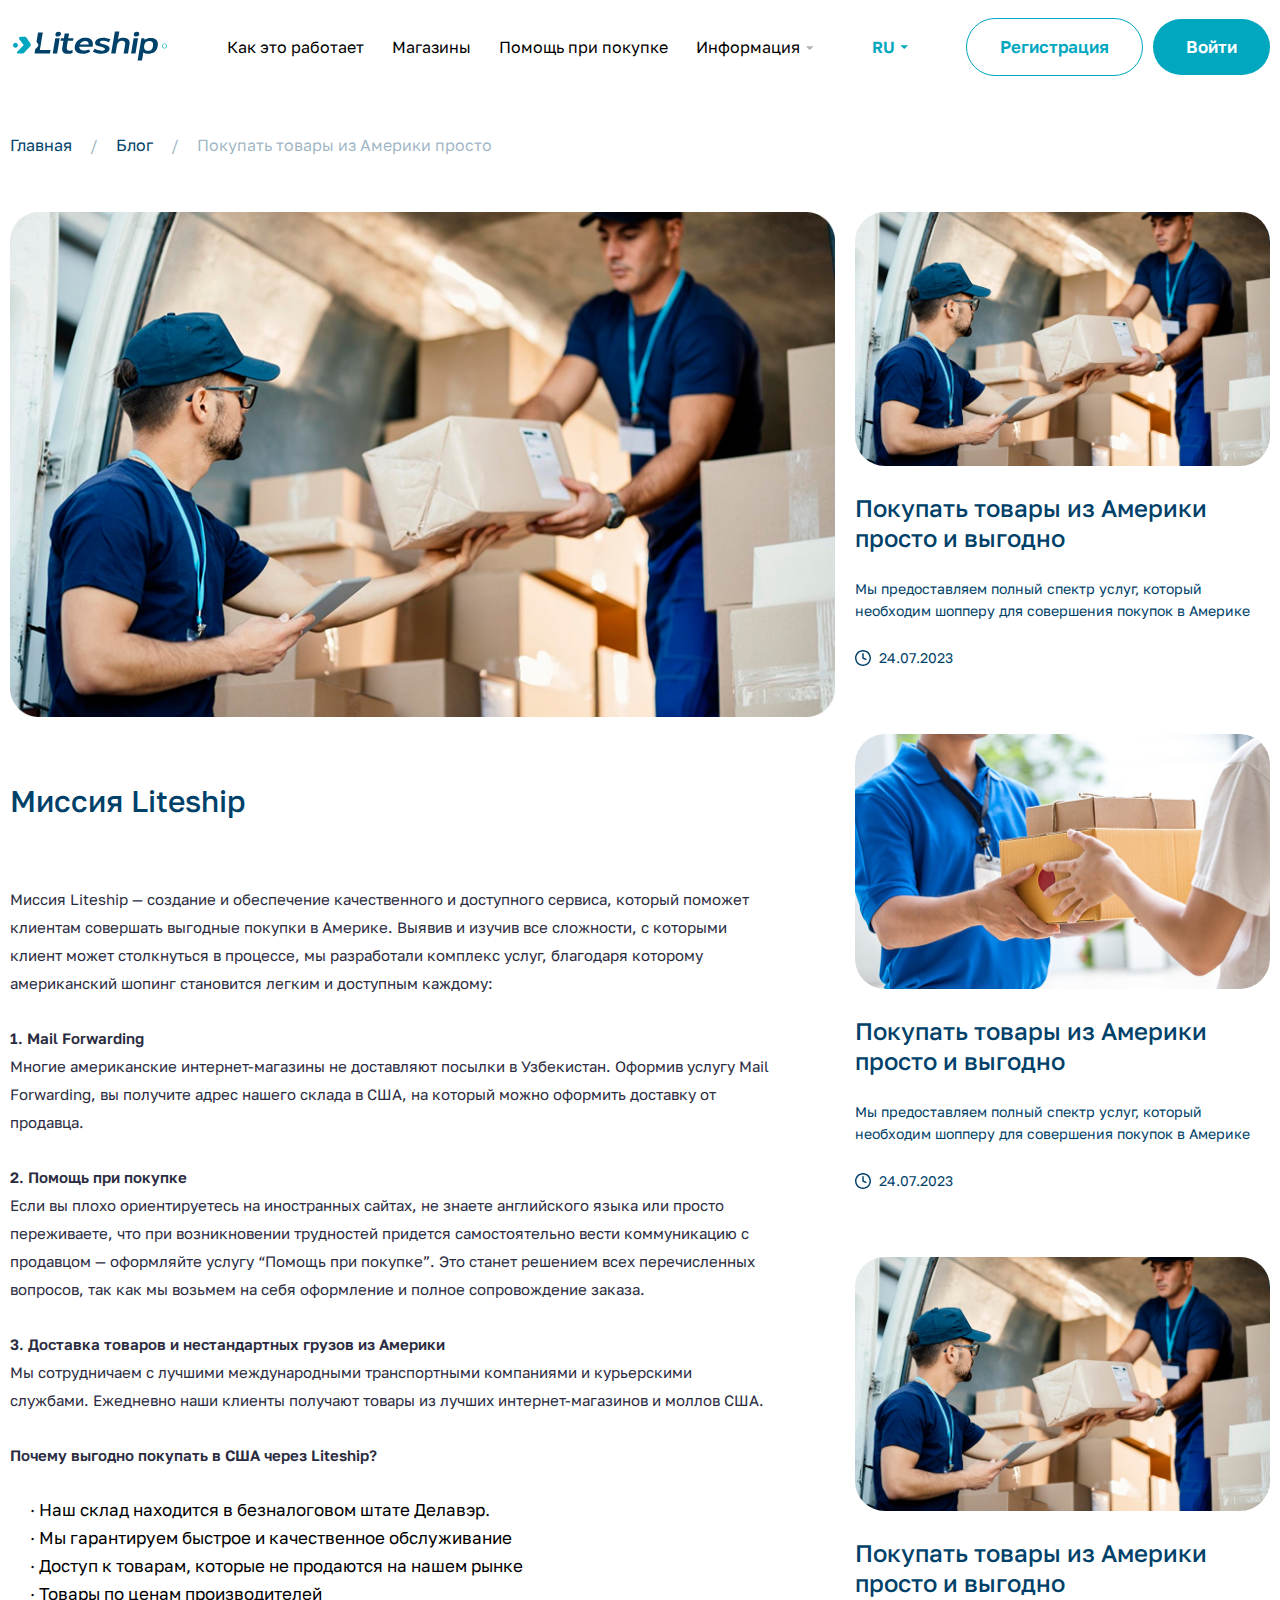
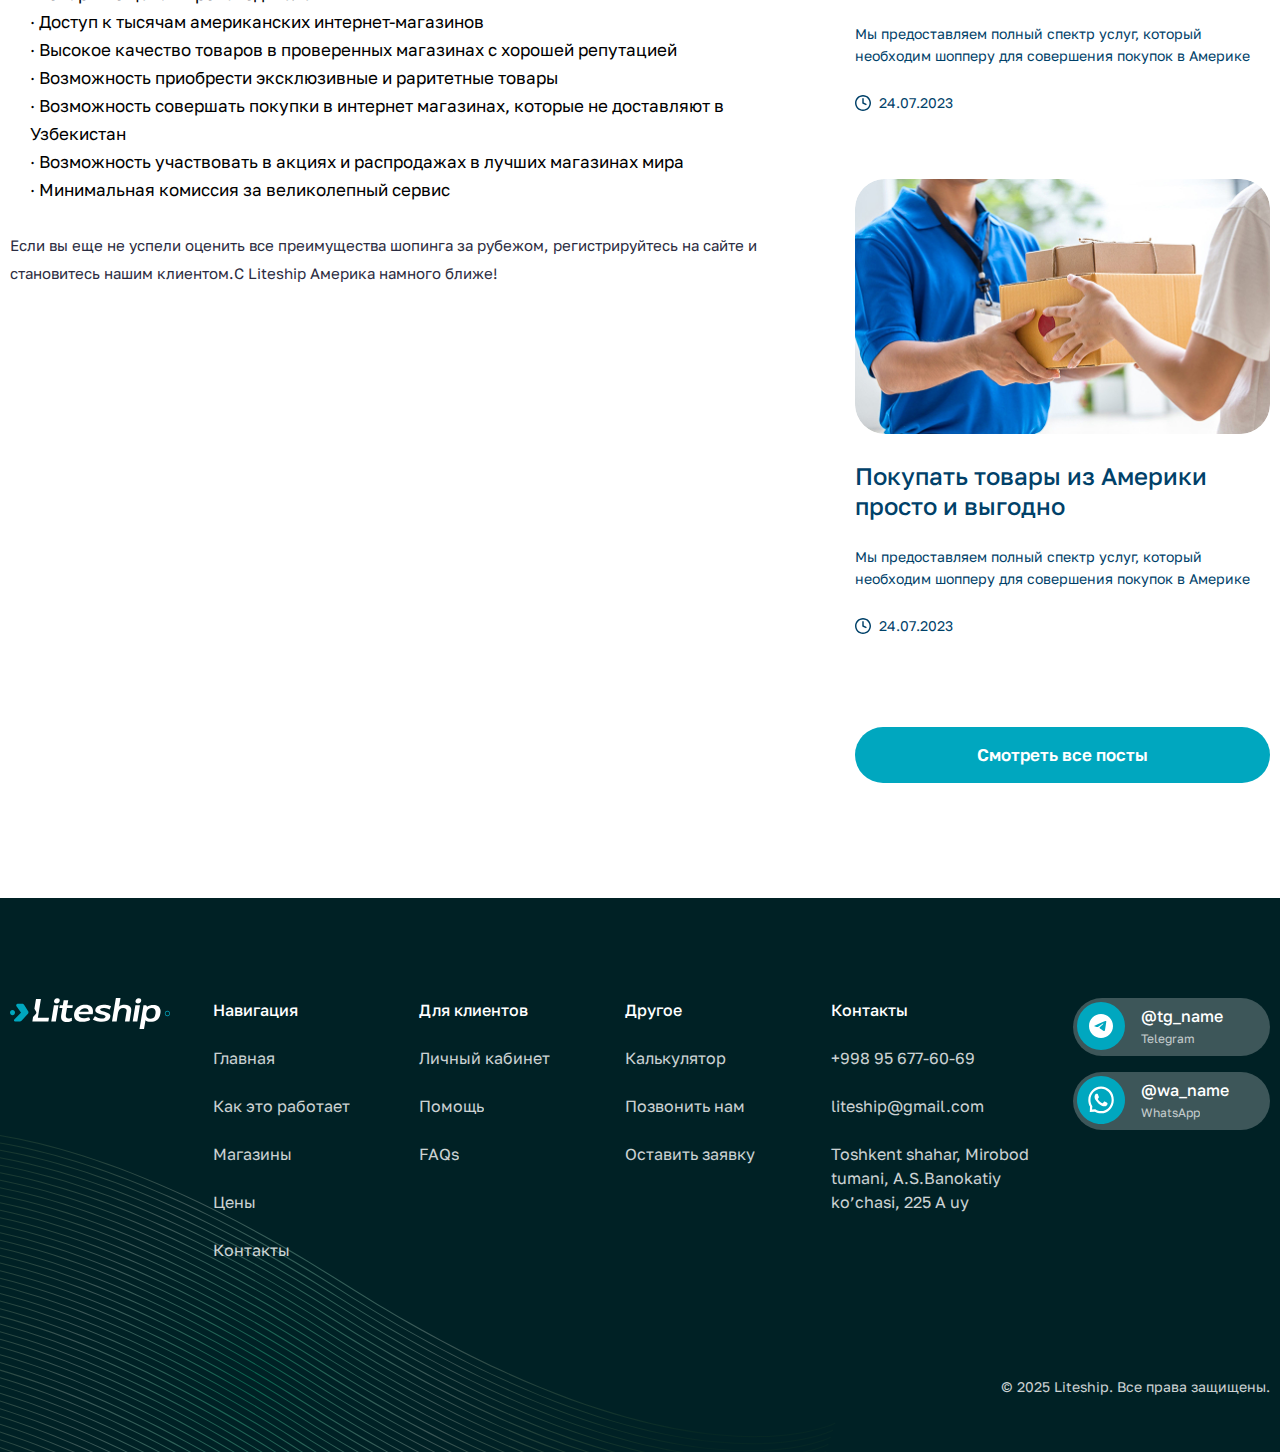
<file: pages/post.html>
<!DOCTYPE html>
<html lang="en">
<head>
    <meta charset="UTF-8">
    <meta name="viewport" content="width=device-width, initial-scale=1.0">
    <link type="image/x-icon" href="/img/liteshipFav.ico" rel="shortcut icon">
    <link type="Image/x-icon" href="/img/liteshipFav.ico" rel="icon">
    <link rel="stylesheet" href="../css/reset.css">
    <link rel="stylesheet" href="../css/fonts.css">
    <link rel="stylesheet" href="../css/common.css">
    <link rel="stylesheet" href="../css/header.css">
    <link rel="stylesheet" href="../css/about.css">
    <link rel="stylesheet" href="../css/how.css">
    <link rel="stylesheet" href="../css/blog.css">
    <link rel="stylesheet" href="../css/post.css">
    <link rel="stylesheet" href="../css/footer.css">
    <title>Liteship | Пост</title>
</head>
<body>
  <header class="header">
    <div class="header__desktop container">
      <div class="logo">
        <a href="/">
          <img src="../img/logo.svg" alt="logo" width="160" height="30" />
        </a>
      </div>
      <nav class="nav">
        <ul class="nav__list">
          <li class="nav__item">
            <a href="howorks.html" class="nav__link">Как это работает</a>
          </li>
          <li class="nav__item"><a href="store.html" class="nav__link">Магазины</a></li>
          <li class="nav__item">
            <a href="help.html" class="nav__link">Помощь при покупке</a>
          </li>
          <li class="nav__item subitems">
            <span class="nav__link"
              ><span>Информация</span>
              <svg
                class="arrow"
                width="9"
                height="4"
                viewBox="0 0 9 4"
                fill="none"
                xmlns="http://www.w3.org/2000/svg"
              >
                <path
                  d="M4.75 4L8.64711 0.25H0.852886L4.75 4Z"
                  fill="#B1B1B1"
                />
              </svg>
            </span>
            <div class="information">
              <div class="information__top information__content">
                <div class="subtitle">Дополнительная информация</div>
              </div>
              <nav class="information__links information__content">
                <ul class="information__list">
                  <li><a href="prise.html">Цены</a></li>
                  <li><a href="about.html">О компании</a></li>
                  <li><a href="#">Популярные вопросы</a></li>
                </ul>
                <ul class="information__list">
                  <li><a href="#">Отзывы</a></li>
                  <li><a href="blog.html">Блог</a></li>
                  <li><a href="blockprod.html">Запрещенные товары</a></li>
                </ul>
                <ul class="information__list">
                  <li>
                    <a href="tel:+998 95 677-60-69" class="contacts"
                      >+998 95 677-60-69</a
                    >
                  </li>
                  <li>
                    <a href="mailto:liteship@gmail.com" class="contacts"
                      >liteship@gmail.com</a
                    >
                  </li>
                </ul>
              </nav>
              <div class="information__socials">
                <a href="#" target="_blank">
                  <div class="information__img">
                    <img
                      src="../img/icons/information_telegram.svg"
                      alt="telegram"
                      width="48"
                      height="48"
                    />
                  </div>
                  <div class="information__text">
                    <span>@tg_name</span>
                    <span>Telegram</span>
                  </div>
                </a>
                <a href="#" target="_blank">
                  <div class="information__img">
                    <img
                      src="../img/icons/information_whatsapp.svg"
                      alt="telegram"
                      width="48"
                      height="48"
                    />
                  </div>
                  <div class="information__text">
                    <span>@wa_name</span>
                    <span>WhatsApp</span>
                  </div>
                </a>
              </div>
            </div>
          </li>
        </ul>
      </nav>
      <ul class="socials">
        <li class="socials__item">
          <a href="#" target="_blank">
            <img
              src="../img/icons//telegram.svg"
              alt="telegram"
              width="27"
              height="27"
            />
          </a>
        </li>
        <li class="socials__item">
          <a href="#" target="_blank">
            <img
              src="../img/icons/whatsapp.svg"
              alt="whatsapp"
              width="27"
              height="27"
            />
          </a>
        </li>
      </ul>
      <div class="lang">
        <a href="#" class="lang__btn"
          ><span>RU</span>
          <svg
            class="arrow"
            width="9"
            height="4"
            viewBox="0 0 9 4"
            fill="none"
            xmlns="http://www.w3.org/2000/svg"
          >
            <path d="M4.25 4L8.14711 0.25H0.352886L4.25 4Z" fill="#00A7BF" />
          </svg>
        </a>
        <ul class="lang__dropdown">
          <li class="lang__item"><a href="#uz">UZ</a></li>
        </ul>
      </div>
      <div class="btns">
        <a href="#!" class="btn transparent">Регистрация</a>
        <a href="#!" class="btn">Войти</a>
      </div>
      <div class="burger" id="burger">
        <img src="../img//icons/burger.svg" alt="burger" width="36" height="27">
        <img src="../img//icons/close.svg" alt="close" width="36" height="27">
      </div>
    </div>
  </header>
  <div class="header__mobile" id="mobileMenu">
    <div class="header__mobiletitle">Меню</div>
    <nav class="header__mobilenav">
      <ul class="header__mobilelist">
        <li class="header__mobileitem"><a href="howorks.html">Как это работает</a></li>
        <li class="header__mobileitem"><a href="store.html">Магазины</a></li>
        <li class="header__mobileitem"><a href="help.html">Помощь при покупке</a></li>
        <li class="header__mobileitem">
          <a id="headerMobileDrop" href="#!">
              Информация 
              <svg
              class="arrow"
              width="9"
              height="4"
              viewBox="0 0 9 4"
              fill="none"
              xmlns="http://www.w3.org/2000/svg"
            >
              <path
                d="M4.75 4L8.64711 0.25H0.852886L4.75 4Z"
                fill="#B1B1B1"
              />
            </svg>
          </a>
          <ul class="header__mobile-drop">
            <li><a href="prise.html">Цены</a></li>
            <li><a href="about.html">О компании</a></li>
            <li><a href="#!">Популярные вопросы</a></li>
            <li><a href="#!">Отзывы</a></li>
            <li><a href="blog.html">Блог</a></li>
            <li><a href="blockprod.html">Запрещенные товары</a></li>
          </ul>
        </li>
        <li class="header__mobileitem">
          <a id="headerMobileDropLang" href="#!">
            RU
            <svg
              class="arrow"
              width="9"
              height="4"
              viewBox="0 0 9 4"
              fill="none"
              xmlns="http://www.w3.org/2000/svg"
            >
              <path
                d="M4.75 4L8.64711 0.25H0.852886L4.75 4Z"
                fill="#B1B1B1"
              />
            </svg>
          </a>
          <ul class="header__mobile-drop lang__drop">
            <li><a href="#!">UZ</a></li>
          </ul>
        </li>
      </ul>
    </nav>
    <div class="header__mobile-socials">
      <a href="#" target="_blank">
        <img
          src="../img/icons//telegram.svg"
          alt="telegram"
          width="50"
          height="50"
        />
      </a>
      <a href="#" target="_blank">
        <img
          src="../img/icons/whatsapp.svg"
          alt="whatsapp"
          width="50"
          height="50"
        />
      </a>
    </div>
    <div class="header__mobile-btns">
      <a href="#!" class="btn transparent">Регистрация</a>
      <a href="#!" class="btn">Войти</a>
    </div>
  </div>

    <div class="container">
      <div class="crust about__crust">
        <a href="../index.html">Главная</a>
        <span>/</span>
        <a href="blog.html">Блог</a>
        <span>/</span>
        <span>Покупать товары из Америки просто</span>
      </div>
    </div>

    <main class="main__post">

        <div class="container">

            <div class="about__mission">
                <img src="../img/postTop.jpg" alt="postTopImg">
                <div>
                    <h2>Миссия Liteship</h2>
                    <p>
                        Миссия Liteship — создание и обеспечение качественного и доступного сервиса, который поможет клиентам совершать выгодные покупки в Америке. Выявив и изучив все сложности, с которыми клиент может столкнуться в процессе, мы разработали комплекс услуг, благодаря которому американский шопинг становится легким и доступным каждому:
                    </p>
                    <p>
                        <span>1. Mail Forwarding </span>
                        <span>
                            Многие американские интернет-магазины не доставляют посылки в Узбекистан. Оформив услугу Mail Forwarding, вы получите адрес нашего склада в США, на который можно оформить доставку от продавца.
                        </span>
                    </p>
                    <p>
                        <span>2. Помощь при покупке</span>
                        <span>
                            Если вы плохо ориентируетесь на иностранных сайтах, не знаете английского языка или просто переживаете, что при возникновении трудностей придется самостоятельно вести коммуникацию с продавцом — оформляйте услугу “Помощь при покупке”. Это станет решением всех перечисленных вопросов, так как мы возьмем на себя оформление и полное сопровождение заказа.
                        </span>
                    </p>
                    <p>
                        <span>3. Доставка товаров и нестандартных грузов из Америки</span>
                        <span>
                            Мы сотрудничаем с лучшими международными транспортными компаниями и курьерскими службами. Ежедневно наши клиенты получают товары из лучших интернет-магазинов и моллов США.
                        </span>
                    </p>
                    <p><span>Почему выгодно покупать в США через Liteship?</span></p>
                    <ul>
                        <li>· Наш склад находится в безналоговом штате Делавэр.</li>
                        <li>· Мы гарантируем быстрое и качественное обслуживание</li>
                        <li>· Доступ к товарам, которые не продаются на нашем рынке</li>
                        <li>· Товары по ценам производителей</li>
                        <li>· Доступ к тысячам американских интернет-магазинов</li>
                        <li>· Высокое качество товаров в проверенных магазинах с хорошей репутацией</li>
                        <li>· Возможность приобрести эксклюзивные и раритетные товары</li>
                        <li>· Возможность совершать покупки в интернет магазинах, которые не доставляют в Узбекистан</li>
                        <li>· Возможность участвовать в акциях и распродажах в лучших магазинах мира</li>
                        <li>· Минимальная комиссия за великолепный сервис</li>
                    </ul>
                    <p>
                        Если вы еще не успели оценить все преимущества шопинга за рубежом, регистрируйтесь на сайте и становитесь нашим клиентом.С Liteship Америка намного ближе!
                    </p>
                </div>
            </div>

            <div class="main__post-right">
                <div class="main__blog-carts">
                    <a href="#!" class="blog__cart rub1">
                        <img src="../img/postTop.jpg" alt="blogCart">
                        <p>Покупать товары из Америки просто и выгодно</p>
                        <p>Мы предоставляем полный спектр услуг, который необходим шопперу для совершения покупок в Америке</p>
                        <div class="blog__cart-time">
                            <svg width="16" height="16" viewBox="0 0 16 16" fill="none" xmlns="http://www.w3.org/2000/svg">
                                <g clip-path="url(#clip0_119_1356)">
                                <path fill-rule="evenodd" clip-rule="evenodd" d="M8 1.45455C4.38505 1.45455 1.45455 4.38505 1.45455 8C1.45455 11.615 4.38505 14.5455 8 14.5455C11.615 14.5455 14.5455 11.615 14.5455 8C14.5455 4.38505 11.615 1.45455 8 1.45455ZM0 8C0 3.58172 3.58172 0 8 0C12.4183 0 16 3.58172 16 8C16 12.4183 12.4183 16 8 16C3.58172 16 0 12.4183 0 8Z" fill="#004169"/>
                                <path fill-rule="evenodd" clip-rule="evenodd" d="M8.00071 2.90906C8.40237 2.90906 8.72798 3.23467 8.72798 3.63633V7.55049L11.235 8.80402C11.5943 8.98365 11.7399 9.42051 11.5603 9.77976C11.3807 10.139 10.9438 10.2847 10.5845 10.105L7.67546 8.65046C7.42908 8.52727 7.27344 8.27544 7.27344 7.99997V3.63633C7.27344 3.23467 7.59905 2.90906 8.00071 2.90906Z" fill="#004169"/>
                                </g>
                                <defs>
                                <clipPath id="clip0_119_1356">
                                <rect width="16" height="16" fill="white"/>
                                </clipPath>
                                </defs>
                            </svg>
                            <span>24.07.2023</span>
                        </div>
                    </a>
                    <a href="#!" class="blog__cart rub2">
                        <img src="../img/postCard.jpg" alt="blogCart">
                        <p>Покупать товары из Америки просто и выгодно</p>
                        <p>Мы предоставляем полный спектр услуг, который необходим шопперу для совершения покупок в Америке</p>
                        <div class="blog__cart-time">
                            <svg width="16" height="16" viewBox="0 0 16 16" fill="none" xmlns="http://www.w3.org/2000/svg">
                                <g clip-path="url(#clip0_119_1356)">
                                <path fill-rule="evenodd" clip-rule="evenodd" d="M8 1.45455C4.38505 1.45455 1.45455 4.38505 1.45455 8C1.45455 11.615 4.38505 14.5455 8 14.5455C11.615 14.5455 14.5455 11.615 14.5455 8C14.5455 4.38505 11.615 1.45455 8 1.45455ZM0 8C0 3.58172 3.58172 0 8 0C12.4183 0 16 3.58172 16 8C16 12.4183 12.4183 16 8 16C3.58172 16 0 12.4183 0 8Z" fill="#004169"/>
                                <path fill-rule="evenodd" clip-rule="evenodd" d="M8.00071 2.90906C8.40237 2.90906 8.72798 3.23467 8.72798 3.63633V7.55049L11.235 8.80402C11.5943 8.98365 11.7399 9.42051 11.5603 9.77976C11.3807 10.139 10.9438 10.2847 10.5845 10.105L7.67546 8.65046C7.42908 8.52727 7.27344 8.27544 7.27344 7.99997V3.63633C7.27344 3.23467 7.59905 2.90906 8.00071 2.90906Z" fill="#004169"/>
                                </g>
                                <defs>
                                <clipPath id="clip0_119_1356">
                                <rect width="16" height="16" fill="white"/>
                                </clipPath>
                                </defs>
                            </svg>
                            <span>24.07.2023</span>
                        </div>
                    </a>
                    <a href="#!" class="blog__cart rub1">
                        <img src="../img/postTop.jpg" alt="blogCart">
                        <p>Покупать товары из Америки просто и выгодно</p>
                        <p>Мы предоставляем полный спектр услуг, который необходим шопперу для совершения покупок в Америке</p>
                        <div class="blog__cart-time">
                            <svg width="16" height="16" viewBox="0 0 16 16" fill="none" xmlns="http://www.w3.org/2000/svg">
                                <g clip-path="url(#clip0_119_1356)">
                                <path fill-rule="evenodd" clip-rule="evenodd" d="M8 1.45455C4.38505 1.45455 1.45455 4.38505 1.45455 8C1.45455 11.615 4.38505 14.5455 8 14.5455C11.615 14.5455 14.5455 11.615 14.5455 8C14.5455 4.38505 11.615 1.45455 8 1.45455ZM0 8C0 3.58172 3.58172 0 8 0C12.4183 0 16 3.58172 16 8C16 12.4183 12.4183 16 8 16C3.58172 16 0 12.4183 0 8Z" fill="#004169"/>
                                <path fill-rule="evenodd" clip-rule="evenodd" d="M8.00071 2.90906C8.40237 2.90906 8.72798 3.23467 8.72798 3.63633V7.55049L11.235 8.80402C11.5943 8.98365 11.7399 9.42051 11.5603 9.77976C11.3807 10.139 10.9438 10.2847 10.5845 10.105L7.67546 8.65046C7.42908 8.52727 7.27344 8.27544 7.27344 7.99997V3.63633C7.27344 3.23467 7.59905 2.90906 8.00071 2.90906Z" fill="#004169"/>
                                </g>
                                <defs>
                                <clipPath id="clip0_119_1356">
                                <rect width="16" height="16" fill="white"/>
                                </clipPath>
                                </defs>
                            </svg>
                            <span>24.07.2023</span>
                        </div>
                    </a>
                    <a href="#!" class="blog__cart rub2">
                        <img src="../img/postCard.jpg" alt="blogCart">
                        <p>Покупать товары из Америки просто и выгодно</p>
                        <p>Мы предоставляем полный спектр услуг, который необходим шопперу для совершения покупок в Америке</p>
                        <div class="blog__cart-time">
                            <svg width="16" height="16" viewBox="0 0 16 16" fill="none" xmlns="http://www.w3.org/2000/svg">
                                <g clip-path="url(#clip0_119_1356)">
                                <path fill-rule="evenodd" clip-rule="evenodd" d="M8 1.45455C4.38505 1.45455 1.45455 4.38505 1.45455 8C1.45455 11.615 4.38505 14.5455 8 14.5455C11.615 14.5455 14.5455 11.615 14.5455 8C14.5455 4.38505 11.615 1.45455 8 1.45455ZM0 8C0 3.58172 3.58172 0 8 0C12.4183 0 16 3.58172 16 8C16 12.4183 12.4183 16 8 16C3.58172 16 0 12.4183 0 8Z" fill="#004169"/>
                                <path fill-rule="evenodd" clip-rule="evenodd" d="M8.00071 2.90906C8.40237 2.90906 8.72798 3.23467 8.72798 3.63633V7.55049L11.235 8.80402C11.5943 8.98365 11.7399 9.42051 11.5603 9.77976C11.3807 10.139 10.9438 10.2847 10.5845 10.105L7.67546 8.65046C7.42908 8.52727 7.27344 8.27544 7.27344 7.99997V3.63633C7.27344 3.23467 7.59905 2.90906 8.00071 2.90906Z" fill="#004169"/>
                                </g>
                                <defs>
                                <clipPath id="clip0_119_1356">
                                <rect width="16" height="16" fill="white"/>
                                </clipPath>
                                </defs>
                            </svg>
                            <span>24.07.2023</span>
                        </div>
                    </a>
                    
                </div>
                <a href="blog.html" class="btn">Смотреть все посты</a>
            </div>
        </div>

    </main>

    <footer class="footer">
        <img src="/img/lines.svg" alt="lines" loading="lazy" class="lines" />
        <div class="footer__inner container">
          <div class="footer__logo">
            <a href="/">
              <img
                src="/img/footer_logo.svg"
                alt="logo"
                loading="lazy"
                width="160"
              />
            </a>
          </div>
          <nav class="footer__nav">
            <ul class="footer__navlist">
              <li>Навигация</li>
              <li><a href="#">Главная</a></li>
              <li><a href="#">Как это работает</a></li>
              <li><a href="#">Магазины</a></li>
              <li><a href="#">Цены</a></li>
              <li><a href="#">Контакты</a></li>
            </ul>
            <ul class="footer__navlist">
              <li>Для клиентов</li>
              <li><a href="#">Личный кабинет</a></li>
              <li><a href="#">Помощь</a></li>
              <li><a href="#">FAQs</a></li>
            </ul>
            <ul class="footer__navlist">
              <li>Другое</li>
              <li><a href="#">Калькулятор</a></li>
              <li><a href="#">Позвонить нам</a></li>
              <li><a href="#">Оставить заявку</a></li>
            </ul>
            <ul class="footer__navlist">
              <li>Контакты</li>
              <li><a href="tel:+998 95 677-60-69">+998 95 677-60-69</a></li>
              <li><a href="mailto:liteship@gmail.com">liteship@gmail.com</a></li>
              <li>
                <span
                  >Toshkent shahar, Mirobod tumani, A.S.Banokatiy ko’chasi, 225 A
                  uy</span
                >
              </li>
            </ul>
          </nav>
          <ul class="footer__socials">
            <li>
              <a href="#">
                <div>
                  <img
                    src="/img/icons/information_telegram.svg"
                    alt="telegram"
                    width="48"
                    height="48"
                  />
                </div>
                <div class="content">
                  <span>@tg_name</span>
                  <span>Telegram</span>
                </div>
              </a>
            </li>
            <li>
              <a href="#">
                <div>
                  <img
                    src="/img/icons/information_whatsapp.svg"
                    alt="whatsapp"
                    width="48"
                    height="48"
                  />
                </div>
                <div class="content">
                  <span>@wa_name</span>
                  <span>WhatsApp</span>
                </div>
              </a>
            </li>
          </ul>
        </div>
        <div class="copiright container">
          © 2025 Liteship. Все права защищены.
        </div>
    </footer>

    <script src="../js/main.js"></script>
    
</body>
</html>
</file>
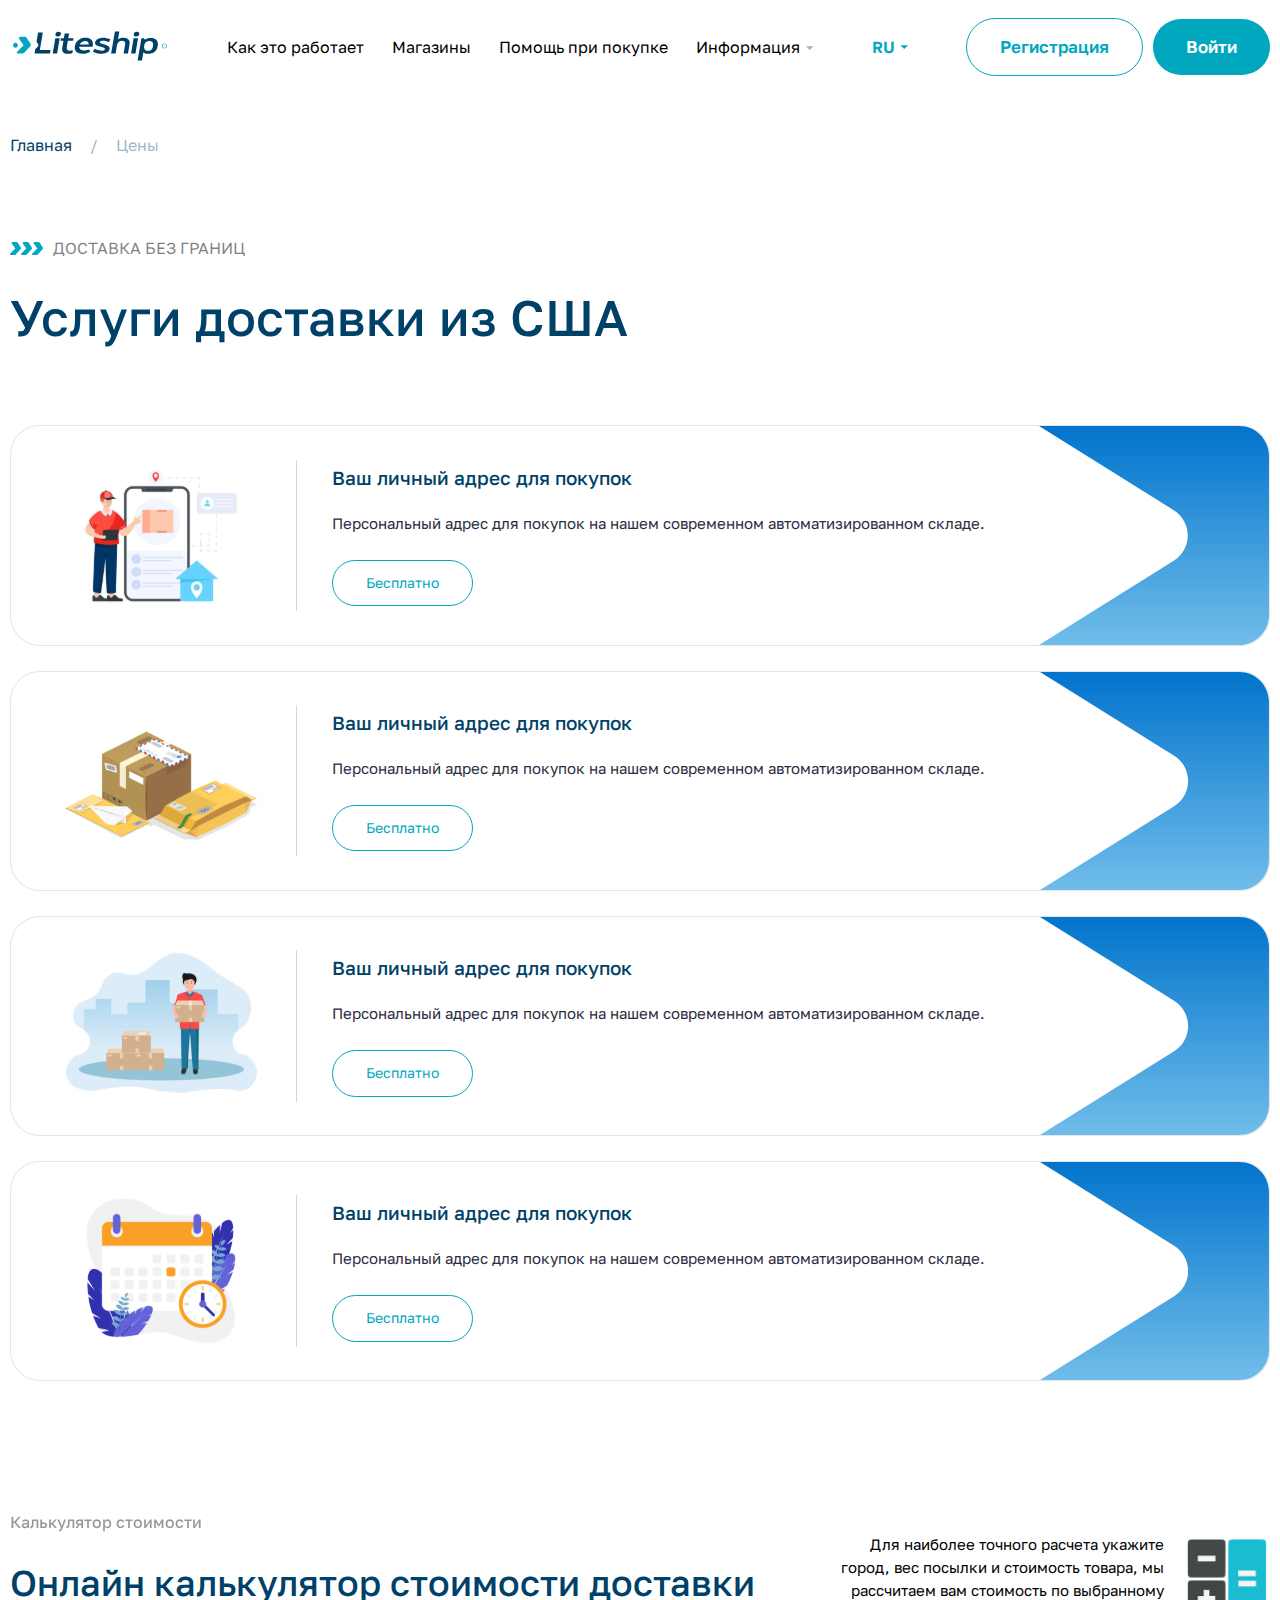
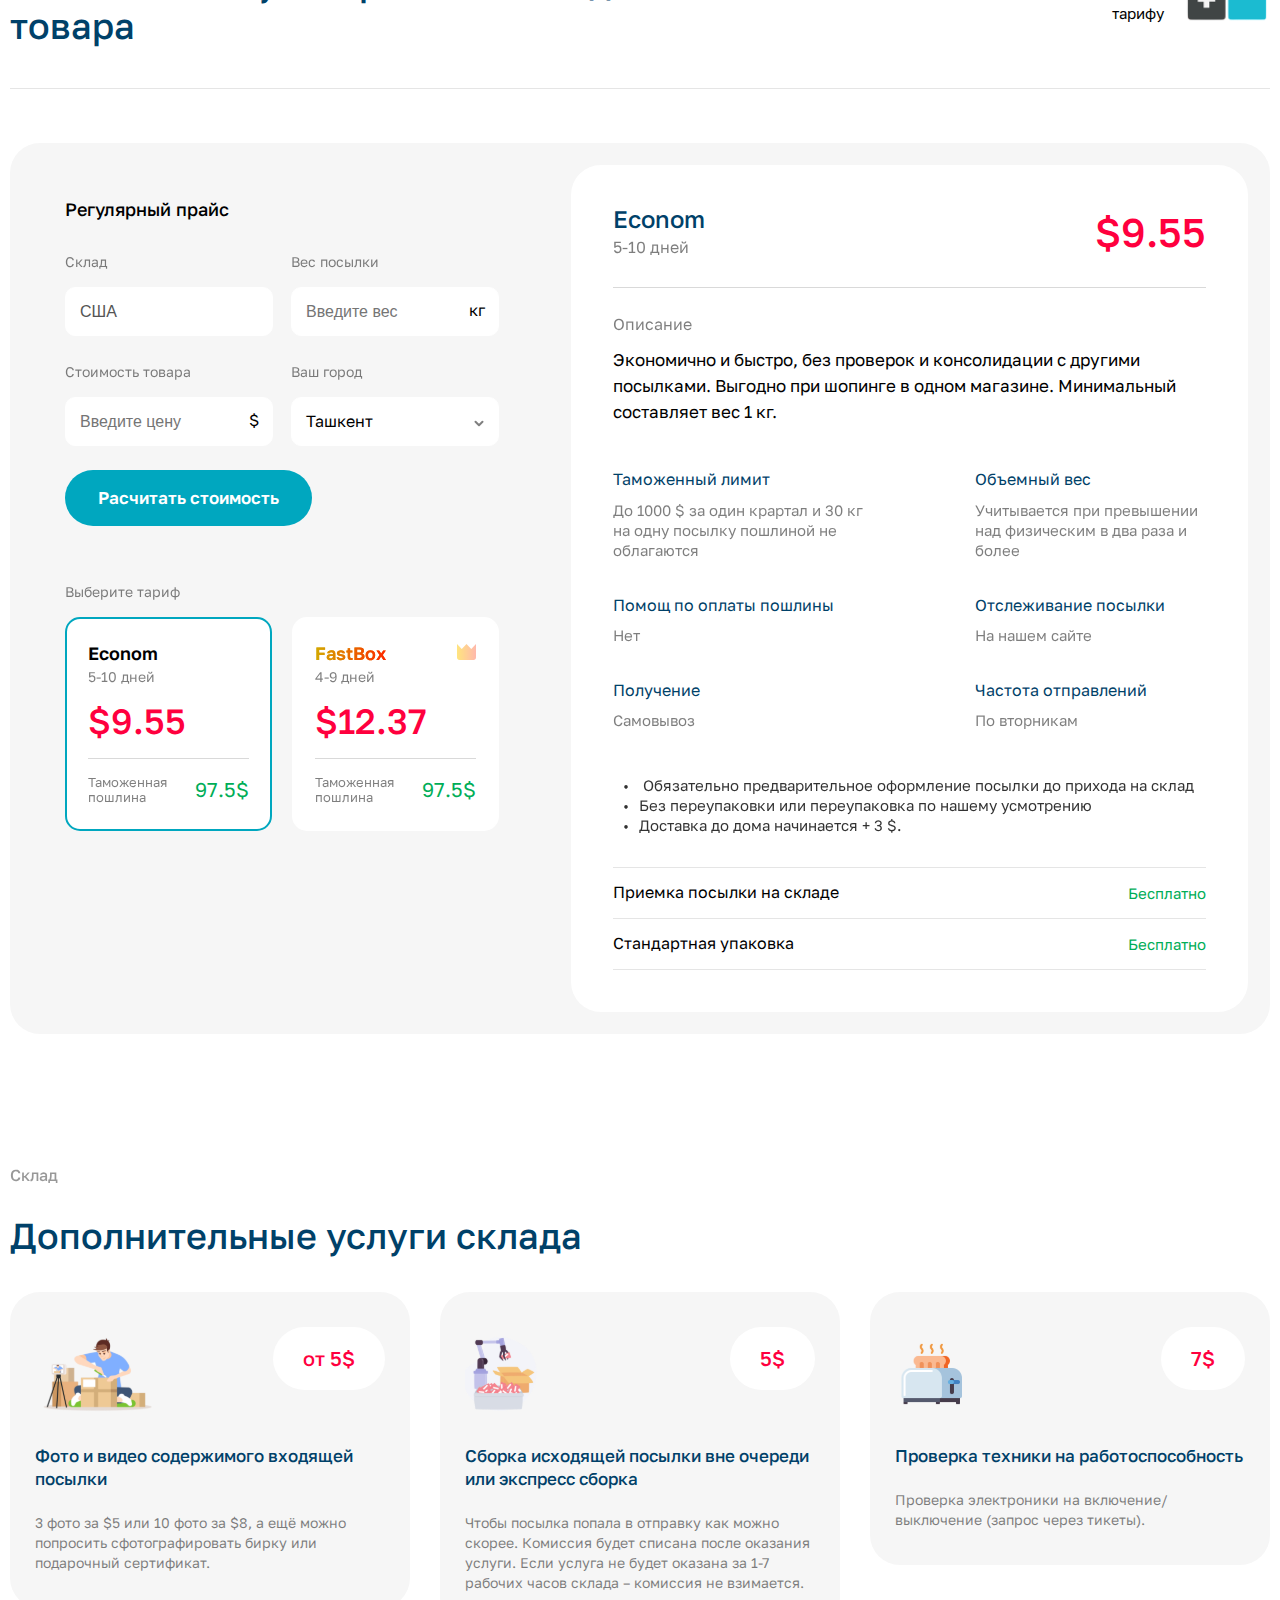
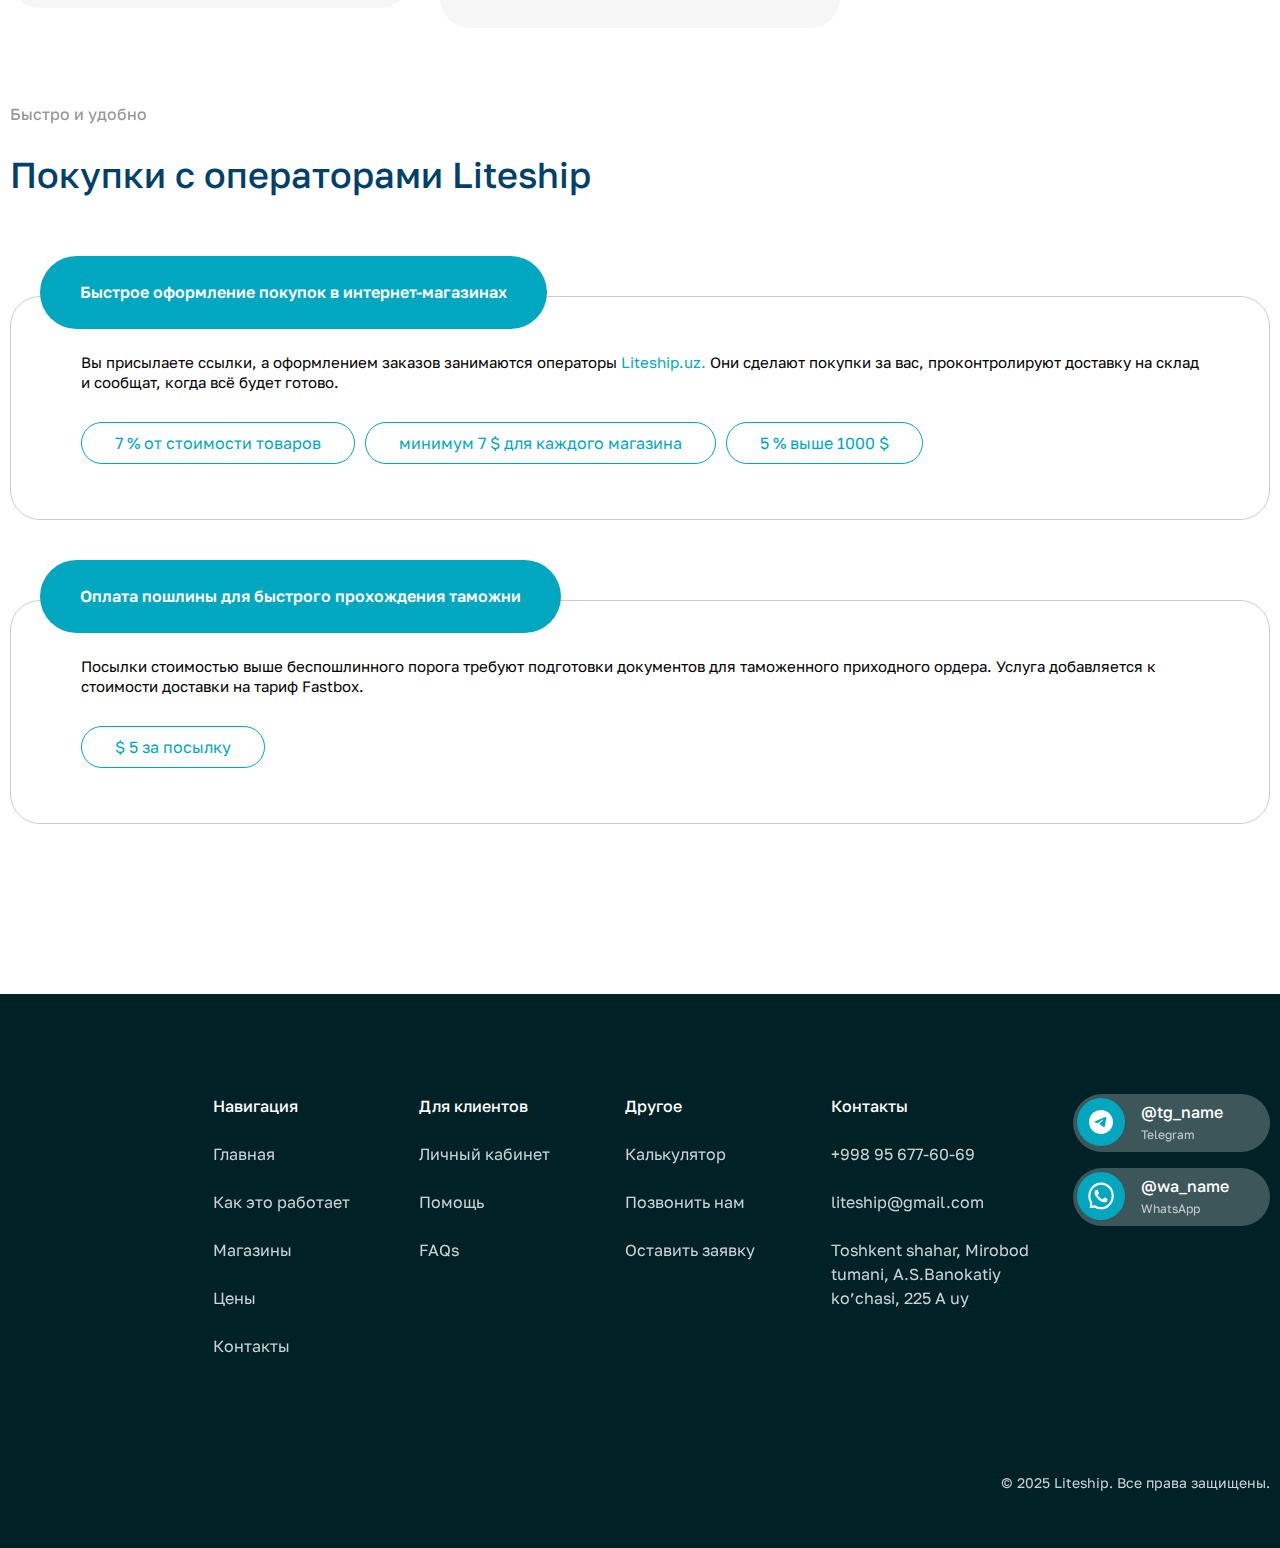
<file: pages/prise.html>
<!DOCTYPE html>
<html lang="en">
<head>
    <meta charset="UTF-8">
    <meta name="viewport" content="width=device-width, initial-scale=1.0">
    <link type="image/x-icon" href="/img/liteshipFav.ico" rel="shortcut icon">
    <link type="Image/x-icon" href="/img/liteshipFav.ico" rel="icon">
    <link rel="stylesheet" href="../css/reset.css">
    <link rel="stylesheet" href="../css/fonts.css">
    <link rel="stylesheet" href="../css/common.css">
    <link rel="stylesheet" href="../css/header.css">
    <link rel="stylesheet" href="../css/calculator.css">
    <link rel="stylesheet" href="../css/reviews.css">
    <link rel="stylesheet" href="../css/how.css">
    <link rel="stylesheet" href="../css/prise.css">
    <link rel="stylesheet" href="../css/footer.css">
    <title>Liteship | Цены</title>
</head>
<body>

  <header class="header">
    <div class="header__desktop container">
      <div class="logo">
        <a href="/">
          <img src="../img/logo.svg" alt="logo" width="160" height="30" />
        </a>
      </div>
      <nav class="nav">
        <ul class="nav__list">
          <li class="nav__item">
            <a href="howorks.html" class="nav__link">Как это работает</a>
          </li>
          <li class="nav__item"><a href="store.html" class="nav__link">Магазины</a></li>
          <li class="nav__item">
            <a href="help.html" class="nav__link">Помощь при покупке</a>
          </li>
          <li class="nav__item subitems">
            <span class="nav__link"
              ><span>Информация</span>
              <svg
                class="arrow"
                width="9"
                height="4"
                viewBox="0 0 9 4"
                fill="none"
                xmlns="http://www.w3.org/2000/svg"
              >
                <path
                  d="M4.75 4L8.64711 0.25H0.852886L4.75 4Z"
                  fill="#B1B1B1"
                />
              </svg>
            </span>
            <div class="information">
              <div class="information__top information__content">
                <div class="subtitle">Дополнительная информация</div>
              </div>
              <nav class="information__links information__content">
                <ul class="information__list">
                  <li><a href="prise.html">Цены</a></li>
                  <li><a href="about.html">О компании</a></li>
                  <li><a href="#">Популярные вопросы</a></li>
                </ul>
                <ul class="information__list">
                  <li><a href="#">Отзывы</a></li>
                  <li><a href="blog.html">Блог</a></li>
                  <li><a href="blockprod.html">Запрещенные товары</a></li>
                </ul>
                <ul class="information__list">
                  <li>
                    <a href="tel:+998 95 677-60-69" class="contacts"
                      >+998 95 677-60-69</a
                    >
                  </li>
                  <li>
                    <a href="mailto:liteship@gmail.com" class="contacts"
                      >liteship@gmail.com</a
                    >
                  </li>
                </ul>
              </nav>
              <div class="information__socials">
                <a href="#" target="_blank">
                  <div class="information__img">
                    <img
                      src="../img/icons/information_telegram.svg"
                      alt="telegram"
                      width="48"
                      height="48"
                    />
                  </div>
                  <div class="information__text">
                    <span>@tg_name</span>
                    <span>Telegram</span>
                  </div>
                </a>
                <a href="#" target="_blank">
                  <div class="information__img">
                    <img
                      src="../img/icons/information_whatsapp.svg"
                      alt="telegram"
                      width="48"
                      height="48"
                    />
                  </div>
                  <div class="information__text">
                    <span>@wa_name</span>
                    <span>WhatsApp</span>
                  </div>
                </a>
              </div>
            </div>
          </li>
        </ul>
      </nav>
      <ul class="socials">
        <li class="socials__item">
          <a href="#" target="_blank">
            <img
              src="../img/icons//telegram.svg"
              alt="telegram"
              width="27"
              height="27"
            />
          </a>
        </li>
        <li class="socials__item">
          <a href="#" target="_blank">
            <img
              src="../img/icons/whatsapp.svg"
              alt="whatsapp"
              width="27"
              height="27"
            />
          </a>
        </li>
      </ul>
      <div class="lang">
        <a href="#" class="lang__btn"
          ><span>RU</span>
          <svg
            class="arrow"
            width="9"
            height="4"
            viewBox="0 0 9 4"
            fill="none"
            xmlns="http://www.w3.org/2000/svg"
          >
            <path d="M4.25 4L8.14711 0.25H0.352886L4.25 4Z" fill="#00A7BF" />
          </svg>
        </a>
        <ul class="lang__dropdown">
          <li class="lang__item"><a href="#uz">UZ</a></li>
        </ul>
      </div>
      <div class="btns">
        <a href="#!" class="btn transparent">Регистрация</a>
        <a href="#!" class="btn">Войти</a>
      </div>
      <div class="burger" id="burger">
        <img src="../img//icons/burger.svg" alt="burger" width="36" height="27">
        <img src="../img//icons/close.svg" alt="close" width="36" height="27">
      </div>
    </div>
  </header>
  <div class="header__mobile" id="mobileMenu">
    <div class="header__mobiletitle">Меню</div>
    <nav class="header__mobilenav">
      <ul class="header__mobilelist">
        <li class="header__mobileitem"><a href="howorks.html">Как это работает</a></li>
        <li class="header__mobileitem"><a href="store.html">Магазины</a></li>
        <li class="header__mobileitem"><a href="help.html">Помощь при покупке</a></li>
        <li class="header__mobileitem">
          <a id="headerMobileDrop" href="#!">
              Информация 
              <svg
              class="arrow"
              width="9"
              height="4"
              viewBox="0 0 9 4"
              fill="none"
              xmlns="http://www.w3.org/2000/svg"
            >
              <path
                d="M4.75 4L8.64711 0.25H0.852886L4.75 4Z"
                fill="#B1B1B1"
              />
            </svg>
          </a>
          <ul class="header__mobile-drop">
            <li><a href="prise.html">Цены</a></li>
            <li><a href="about.html">О компании</a></li>
            <li><a href="#!">Популярные вопросы</a></li>
            <li><a href="#!">Отзывы</a></li>
            <li><a href="blog.html">Блог</a></li>
            <li><a href="blockprod.html">Запрещенные товары</a></li>
          </ul>
        </li>
        <li class="header__mobileitem">
          <a id="headerMobileDropLang" href="#!">
            RU
            <svg
              class="arrow"
              width="9"
              height="4"
              viewBox="0 0 9 4"
              fill="none"
              xmlns="http://www.w3.org/2000/svg"
            >
              <path
                d="M4.75 4L8.64711 0.25H0.852886L4.75 4Z"
                fill="#B1B1B1"
              />
            </svg>
          </a>
          <ul class="header__mobile-drop lang__drop">
            <li><a href="#!">UZ</a></li>
          </ul>
        </li>
      </ul>
    </nav>
    <div class="header__mobile-socials">
      <a href="#" target="_blank">
        <img
          src="../img/icons//telegram.svg"
          alt="telegram"
          width="50"
          height="50"
        />
      </a>
      <a href="#" target="_blank">
        <img
          src="../img/icons/whatsapp.svg"
          alt="whatsapp"
          width="50"
          height="50"
        />
      </a>
    </div>
    <div class="header__mobile-btns">
      <a href="#!" class="btn transparent">Регистрация</a>
      <a href="#!" class="btn">Войти</a>
    </div>
  </div>

    <div class="container">
      <div class="crust about__crust">
        <a href="../index.html">Главная</a>
        <span>/</span>
        <span>Цены</span>
      </div>
    </div>

    <main class="prise__main">

        <div class="container">
            <div class="how__top">
                <h3>
                    <svg width="33" height="13" viewBox="0 0 33 13" fill="none" xmlns="http://www.w3.org/2000/svg">
                        <path d="M7.78366 0.873786L10.7638 5.47582C11.1316 6.04386 11.0639 6.79649 10.6019 7.28685L5.73803 12.4448C5.40372 12.7997 4.94239 13 4.46012 13H0.838551C0.085483 13 -0.284421 12.0635 0.257871 11.5297L5.26274 6.60263C5.32206 6.54418 5.32974 6.44868 5.27949 6.38169L1.91127 1.85663C1.34455 1.09473 1.87637 0 2.813 0H6.19029C6.83168 0 7.42981 0.328556 7.78366 0.8745V0.873786Z" fill="#00A7BF"/>
                        <path d="M18.7837 0.873786L21.7638 5.47582C22.1316 6.04386 22.0639 6.79649 21.6019 7.28685L16.738 12.4448C16.4037 12.7997 15.9424 13 15.4601 13H11.8386C11.0855 13 10.7156 12.0635 11.2579 11.5297L16.2627 6.60263C16.3221 6.54418 16.3297 6.44868 16.2795 6.38169L12.9113 1.85663C12.3446 1.09473 12.8764 0 13.813 0H17.1903C17.8317 0 18.4298 0.328556 18.7837 0.8745V0.873786Z" fill="#00A7BF"/>
                        <path d="M29.7837 0.873786L32.7638 5.47582C33.1316 6.04386 33.0639 6.79649 32.6019 7.28685L27.738 12.4448C27.4037 12.7997 26.9424 13 26.4601 13H22.8386C22.0855 13 21.7156 12.0635 22.2579 11.5297L27.2627 6.60263C27.3221 6.54418 27.3297 6.44868 27.2795 6.38169L23.9113 1.85663C23.3446 1.09473 23.8764 0 24.813 0H28.1903C28.8317 0 29.4298 0.328556 29.7837 0.8745V0.873786Z" fill="#00A7BF"/>
                    </svg>            
                    <span>доставка без границ</span>
                </h3>
                <h1>Услуги доставки из США</h1>
            </div>
        </div>

        <div class="container">
          <div class="prise__main-services">
            <div class="prise__service">
              <img src="../img/priseServices.svg" alt="priseServices">
              <div>
                <h3>Ваш личный адрес для покупок</h3>
                <p>Персональный адрес для покупок на нашем современном автоматизированном складе.</p>
                <a class="btn" href="#!">Бесплатно</a> 
              </div>
            </div>
            <div class="prise__service">
              <img src="../img/priseServices1.svg" alt="priseServices">
              <div>
                <h3>Ваш личный адрес для покупок</h3>
                <p>Персональный адрес для покупок на нашем современном автоматизированном складе.</p>
                <a class="btn" href="#!">Бесплатно</a> 
              </div>
            </div>
            <div class="prise__service">
              <img src="../img/priseServices2.svg" alt="priseServices">
              <div>
                <h3>Ваш личный адрес для покупок</h3>
                <p>Персональный адрес для покупок на нашем современном автоматизированном складе.</p>
                <a class="btn" href="#!">Бесплатно</a> 
              </div>
            </div>
            <div class="prise__service">
              <img src="../img/priseServices3.svg" alt="priseServices">
              <div>
                <h3>Ваш личный адрес для покупок</h3>
                <p>Персональный адрес для покупок на нашем современном автоматизированном складе.</p>
                <a class="btn" href="#!">Бесплатно</a> 
              </div>
            </div>
          </div>
        </div>
        <section class="calculator container">
          <div class="calculator__top top">
            <div class="titleblock">
              <div class="subtitle">Калькулятор стоимости</div>
              <h3 class="title">
                Онлайн калькулятор стоимости&nbsp;доставки товара
              </h3>
            </div>
            <div class="titleimg">
              <p>
                Для наиболее точного расчета укажите город, вес посылки и стоимость
                товара, мы рассчитаем вам стоимость по выбранному тарифу
              </p>
              <img
                src="/img/calculator.png"
                alt="calculator"
                loading="lazy"
                width="91"
                height="87"
              />
            </div>
          </div>
          <div class="calculator__body">
            <div class="calculator__options">
              <div class="calculator__optionstitle">Регулярный прайс</div>
              <div class="calculator__optionslist">
                <div class="calculator__option">
                  <div class="calculator__optionlabel">Склад</div>
                  <div class="calculator__optioninput">
                    <input type="text" value="США" disabled />
                  </div>
                </div>
                <div class="calculator__option">
                  <div class="calculator__optionlabel">Вес посылки</div>
                  <div class="calculator__optioninput">
                    <input type="text" placeholder="Введите вес" id="weight" />
                    <div class="calculator__input-span">кг</div>
                  </div>
                </div>
                <div class="calculator__option">
                  <div class="calculator__optionlabel">Стоимость товара</div>
                  <div class="calculator__optioninput">
                    <input type="text" placeholder="Введите цену" id="price" />
                    <div class="calculator__input-span">$</div>
                  </div>
                </div>
                <div class="calculator__option">
                  <div class="calculator__optionlabel">Ваш город</div>
                  <div class="calculator__optioninput">
                    <div class="dropdown" id="dropdown-menu">
                      <div class="dropdown-toggle" onclick="toggleDropdown()">
                        <span id="selected-option">Ташкент</span>
                        <span class="arrow"
                          ><img
                            src="/img/icons/dropdown-arrow.svg"
                            alt="arrow"
                            loading="lazy"
                        /></span>
                      </div>
                      <ul class="dropdown-menu">
                        <li class="dropdown-item" onclick="selectOption('Ташкент')">
                          Ташкент
                        </li>
                      </ul>
                      <input
                        type="hidden"
                        name="dropdown-value"
                        id="dropdown-value"
                        value="Ташкент"
                      />
                    </div>
                  </div>
                </div>
              </div>
              <a href="#" class="btn">Расчитать стоимость</a>
              <div class="calculator__tarifs">
                <p>Выберите тариф</p>
                <div class="calculator__tarifcards">
                  <div class="calculator__tarifcard active" id="econom">
                    <div class="calculator__tariftitle">
                      <span>Econom</span> <span>5-10 дней</span>
                    </div>
                    <div class="calculator__tarifprice">$<span>9.55</span></div>
                    <div class="calculator__tariffees">
                      <span>Таможенная пошлина</span>
                      <span>97.5$</span>
                    </div>
                  </div>
                  <div class="calculator__tarifcard premium" id="premium">
                    <div class="calculator__tariftitle">
                      <span
                        ><span>FastBox</span
                        ><span
                          ><img
                            src="/img/icons/cron.svg"
                            width="19"
                            height="16"
                            alt="cron"
                            loading="lazy" /></span
                      ></span>
                      <span>4-9 дней</span>
                    </div>
                    <div class="calculator__tarifprice">$<span>12.37</span></div>
                    <div class="calculator__tariffees">
                      <span>Таможенная пошлина</span>
                      <span>97.5$</span>
                    </div>
                  </div>
                </div>
              </div>
            </div>
            <div class="calculator__info active" id="econom-content">
              <div class="calculator__infotop">
                <div class="calculator__infotitle">
                  <span>Econom</span>
                  <span>5-10 дней</span>
                </div>
                <div class="calculator__infoprice">$<span>9.55</span></div>
              </div>
              <div class="calculator__infodesc">
                <div class="calculator__infodesctitle">Описание</div>
                <div class="calculator__infodescp">
                  Экономично и быстро, без проверок и консолидации с другими
                  посылками. Выгодно при шопинге в одном магазине. Минимальный
                  составляет вес 1 кг.
                </div>
              </div>
              <div class="calculator__advantages">
                <div class="calculator__advantagescard">
                  <div class="calculator__advantagestitle">Таможенный лимит</div>
                  <div class="calculator__advantagesp">
                    До 1000 $ за один крартал и 30 кг на одну посылку пошлиной не
                    облагаются
                  </div>
                </div>
                <div class="calculator__advantagescard">
                  <div class="calculator__advantagestitle">Объемный вес</div>
                  <div class="calculator__advantagesp">
                    Учитывается при превышении над физическим в два раза и более
                  </div>
                </div>
                <div class="calculator__advantagescard">
                  <div class="calculator__advantagestitle">
                    Помощ по оплаты пошлины
                  </div>
                  <div class="calculator__advantagesp">Нет</div>
                </div>
                <div class="calculator__advantagescard">
                  <div class="calculator__advantagestitle">
                    Отслеживание посылки
                  </div>
                  <div class="calculator__advantagesp">На нашем сайте</div>
                </div>
                <div class="calculator__advantagescard">
                  <div class="calculator__advantagestitle">Получение</div>
                  <div class="calculator__advantagesp">Самовывоз</div>
                </div>
                <div class="calculator__advantagescard">
                  <div class="calculator__advantagestitle">Частота отправлений</div>
                  <div class="calculator__advantagesp">По вторникам</div>
                </div>
              </div>
              <ul class="calculator__requirements">
                <li>
                  Обязательно предварительное оформление посылки до прихода на склад
                </li>
                <li>Без переупаковки или переупаковка по нашему усмотрению</li>
                <li>Доставка до дома начинается + 3 $.</li>
              </ul>
              <ul class="calculator__bonuses">
                <li>
                  <span>Приемка посылки на складе</span> <span>Бесплатно</span>
                </li>
                <li><span>Стандартная упаковка</span> <span>Бесплатно</span></li>
              </ul>
            </div>
            <div class="calculator__info" id="premium-content">
              <div class="calculator__infotop">
                <div class="calculator__infotitle">
                  <span>FastBox</span>
                  <span>4-9 дней</span>
                </div>
                <div class="calculator__infoprice">$<span>12.37</span></div>
              </div>
              <div class="calculator__infodesc">
                <div class="calculator__infodesctitle">Описание</div>
                <div class="calculator__infodescp">
                  Доступность спецзапросов и консолидации с другими посылками.
                  Доступна доставка курьером или самовывоз из пункта выдачи.
                  Минимальный вес составляет 1 кг
                </div>
              </div>
              <div class="calculator__advantages">
                <div class="calculator__advantagescard">
                  <div class="calculator__advantagestitle">Таможенный лимит</div>
                  <div class="calculator__advantagesp">
                    До 1000 $ за один крартал и 30 кг на одну посылку пошлиной не
                    облагаются
                  </div>
                </div>
                <div class="calculator__advantagescard">
                  <div class="calculator__advantagestitle">Объемный вес</div>
                  <div class="calculator__advantagesp">
                    Учитывается при превышении над физическим в два раза и более
                  </div>
                </div>
                <div class="calculator__advantagescard">
                  <div class="calculator__advantagestitle">
                    Помощ по оплаты пошлины
                  </div>
                  <div class="calculator__advantagesp">Да</div>
                </div>
                <div class="calculator__advantagescard">
                  <div class="calculator__advantagestitle">
                    Отслеживание посылки
                  </div>
                  <div class="calculator__advantagesp">На нашем сайте</div>
                </div>
                <div class="calculator__advantagescard">
                  <div class="calculator__advantagestitle">Получение</div>
                  <div class="calculator__advantagesp">До дома или самовывоз</div>
                </div>
                <div class="calculator__advantagescard">
                  <div class="calculator__advantagestitle">Частота отправлений</div>
                  <div class="calculator__advantagesp">
                    по вторникам и четвергам
                  </div>
                </div>
              </div>
              <ul class="calculator__requirements">
                <li>
                  Обязательно предварительное оформление посылки до прихода на склад
                </li>
                <li>
                  Объединение нескольких посылок в одну и стандартная упаковка без
                  доплаты
                </li>
                <li>Доставка включается в стоимост тарифу</li>
              </ul>
              <ul class="calculator__bonuses">
                <li>
                  <span>Приемка посылки на складе</span> <span>Бесплатно</span>
                </li>
                <li><span>Стандартная упаковка</span> <span>Бесплатно</span></li>
              </ul>
            </div>
          </div>
        </section>

        <div class="container">
          <div class="titleblock">
            <div class="subtitle">Склад</div>
            <h3 class="title">Дополнительные услуги склада</h3>
          </div>
          <div class="prise__shop-extra">
            <div class="prise__shop-card">
              <div class="prise__shop-card-top">
                <img src="../img/priseShop1.svg" alt="priseShop">
                <span>от 5$</span>
              </div>
              <div class="prise__shop-card-bottom">
                <p>Фото и видео содержимого входящей посылки</p>
                <span>3 фото за $5 или 10 фото за $8, а ещё можно попросить сфотографировать бирку или подарочный сертификат.</span>
              </div>
            </div>
            <div class="prise__shop-card">
              <div class="prise__shop-card-top">
                <img src="../img/priseShop2.svg" alt="priseShop">
                <span>5$</span>
              </div>
              <div class="prise__shop-card-bottom">
                <p>Сборка исходящей посылки вне очереди или экспресс сборка</p>
                <span>Чтобы посылка попала в отправку как можно скорее. Комиссия будет списана после оказания услуги. Если услуга не будет оказана за 1-7 рабочих часов склада – комиссия не взимается.</span>
              </div>
            </div>
            <div class="prise__shop-card">
              <div class="prise__shop-card-top">
                <img src="../img/priseShop3.svg" alt="priseShop">
                <span>7$</span>
              </div>
              <div class="prise__shop-card-bottom">
                <p>Проверка техники на работоспособность</p>
                <span>Проверка электроники на включение/выключение (запрос через тикеты).</span>
              </div>
            </div>
          </div>

        </div>

        <div class="container">
          <div class="titleblock">
            <div class="subtitle">Быстро и удобно</div>
            <h3 class="title">Покупки с операторами Liteship</h3>
          </div>
          <div class="prise__shop">
            <p>Быстрое оформление покупок в интернет-магазинах</p>
            <div class="prise__shop-item">
              <p>Вы присылаете ссылки, а оформлением заказов занимаются операторы <a style="color: #00A7BF;" href="#!">Liteship.uz.</a> Они сделают покупки за вас, проконтролируют доставку на склад и сообщат, когда всё будет готово.</p>
              <div class="prise__shop-status">
                <a href="#!">7 % от стоимости товаров</a>
                <a href="#!">минимум 7 $ для каждого магазина</a>
                <a href="#!">5 % выше 1000 $</a>
              </div>
            </div>
          </div>
          <div class="prise__shop">
            <p>Оплата пошлины для быстрого прохождения таможни</p>
            <div class="prise__shop-item">
              <p>Посылки стоимостью выше беспошлинного порога требуют подготовки документов для таможенного приходного ордера. Услуга добавляется к стоимости доставки на тариф Fastbox.</p>
              <div class="prise__shop-status">
                <a href="#!">$ 5 за посылку</a>
              </div>
            </div>
          </div>
          
        </div>


    </main>
    
    <footer class="footer">
        <img src="/img/lines.svg" alt="lines" loading="lazy" class="lines" />
        <div class="footer__inner container">
          <div class="footer__logo">
            <a href="/">
              <img
                src="/img/footer_logo.svg"
                alt="logo"
                loading="lazy"
                width="160"
              />
            </a>
          </div>
          <nav class="footer__nav">
            <ul class="footer__navlist">
              <li>Навигация</li>
              <li><a href="#">Главная</a></li>
              <li><a href="#">Как это работает</a></li>
              <li><a href="#">Магазины</a></li>
              <li><a href="#">Цены</a></li>
              <li><a href="#">Контакты</a></li>
            </ul>
            <ul class="footer__navlist">
              <li>Для клиентов</li>
              <li><a href="#">Личный кабинет</a></li>
              <li><a href="#">Помощь</a></li>
              <li><a href="#">FAQs</a></li>
            </ul>
            <ul class="footer__navlist">
              <li>Другое</li>
              <li><a href="#">Калькулятор</a></li>
              <li><a href="#">Позвонить нам</a></li>
              <li><a href="#">Оставить заявку</a></li>
            </ul>
            <ul class="footer__navlist">
              <li>Контакты</li>
              <li><a href="tel:+998 95 677-60-69">+998 95 677-60-69</a></li>
              <li><a href="mailto:liteship@gmail.com">liteship@gmail.com</a></li>
              <li>
                <span
                  >Toshkent shahar, Mirobod tumani, A.S.Banokatiy ko’chasi, 225 A
                  uy</span
                >
              </li>
            </ul>
          </nav>
          <ul class="footer__socials">
            <li>
              <a href="#">
                <div>
                  <img
                    src="/img/icons/information_telegram.svg"
                    alt="telegram"
                    width="48"
                    height="48"
                  />
                </div>
                <div class="content">
                  <span>@tg_name</span>
                  <span>Telegram</span>
                </div>
              </a>
            </li>
            <li>
              <a href="#">
                <div>
                  <img
                    src="/img/icons/information_whatsapp.svg"
                    alt="whatsapp"
                    width="48"
                    height="48"
                  />
                </div>
                <div class="content">
                  <span>@wa_name</span>
                  <span>WhatsApp</span>
                </div>
              </a>
            </li>
          </ul>
        </div>
        <div class="copiright container">
          © 2025 Liteship. Все права защищены.
        </div>
    </footer>
    <script src="../js/calculator.js"></script>
    <script src="../js/main.js"></script>

</body>
</html>
</file>
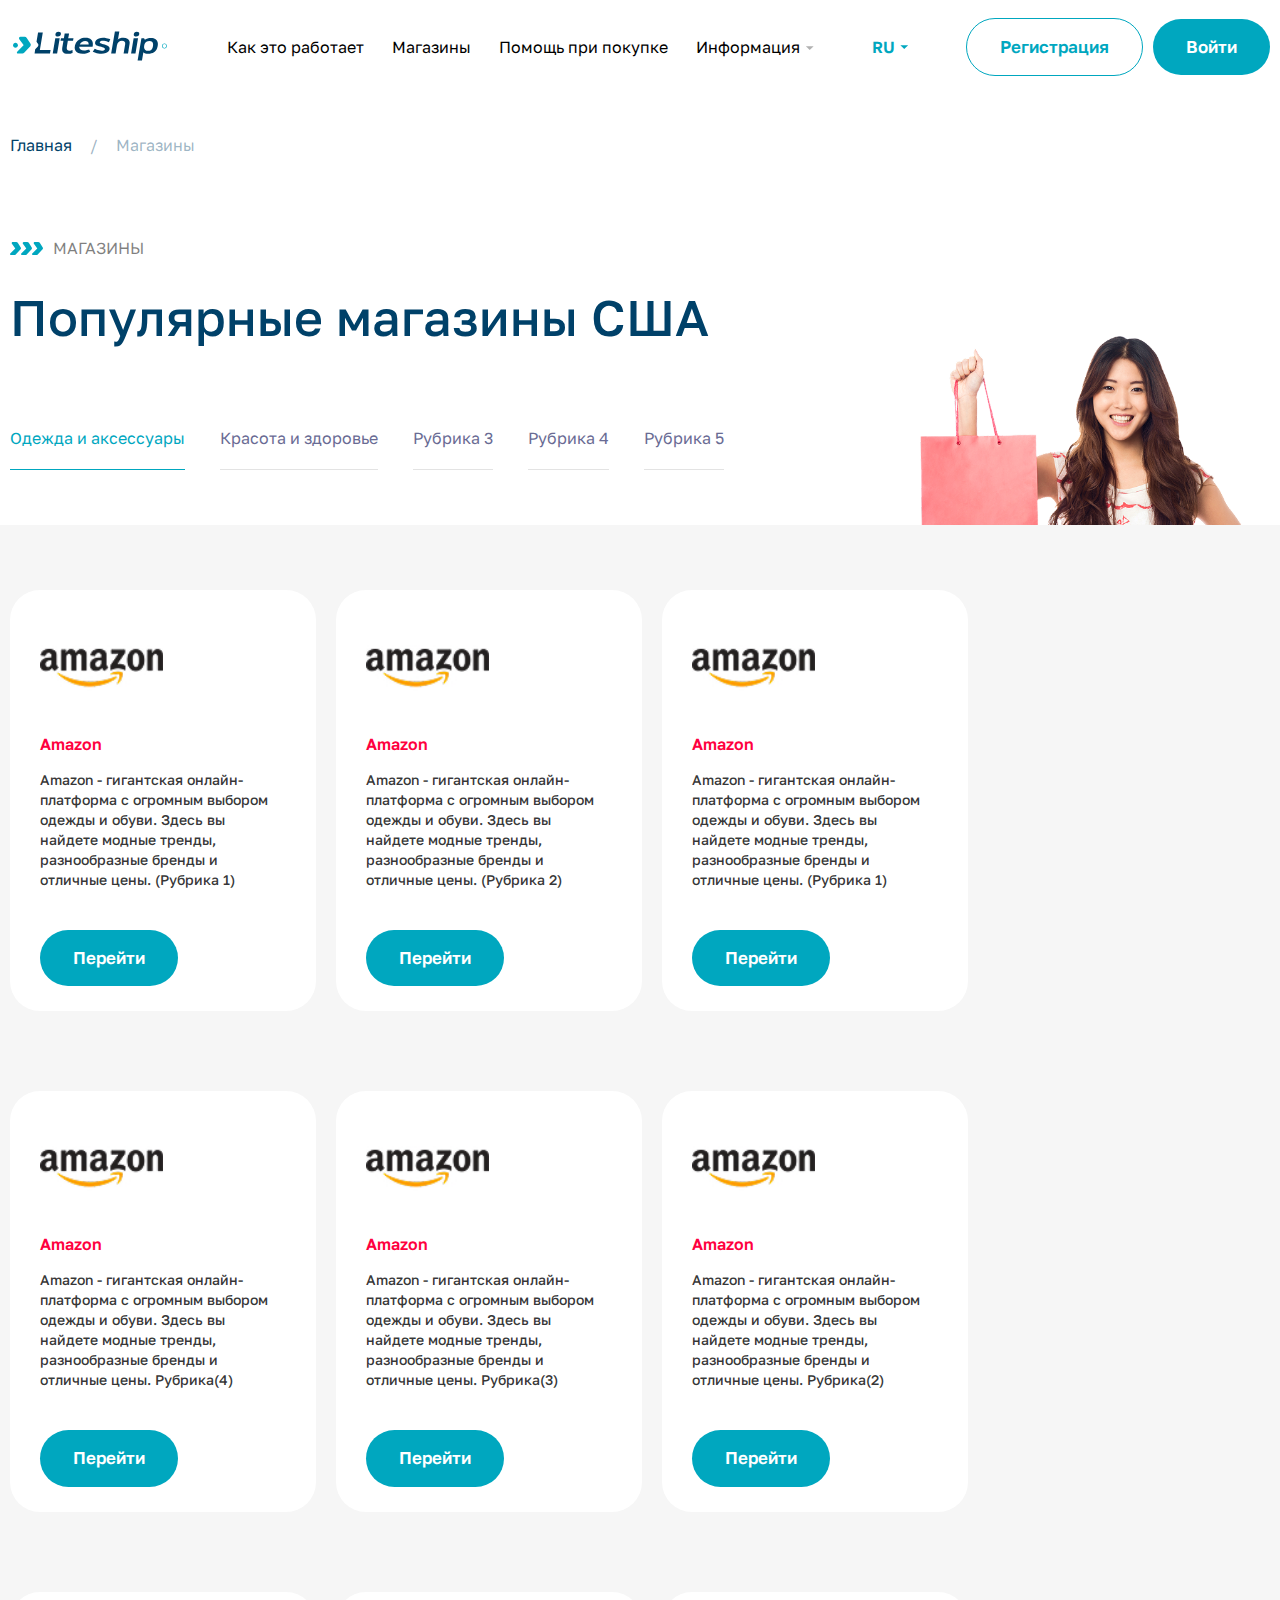
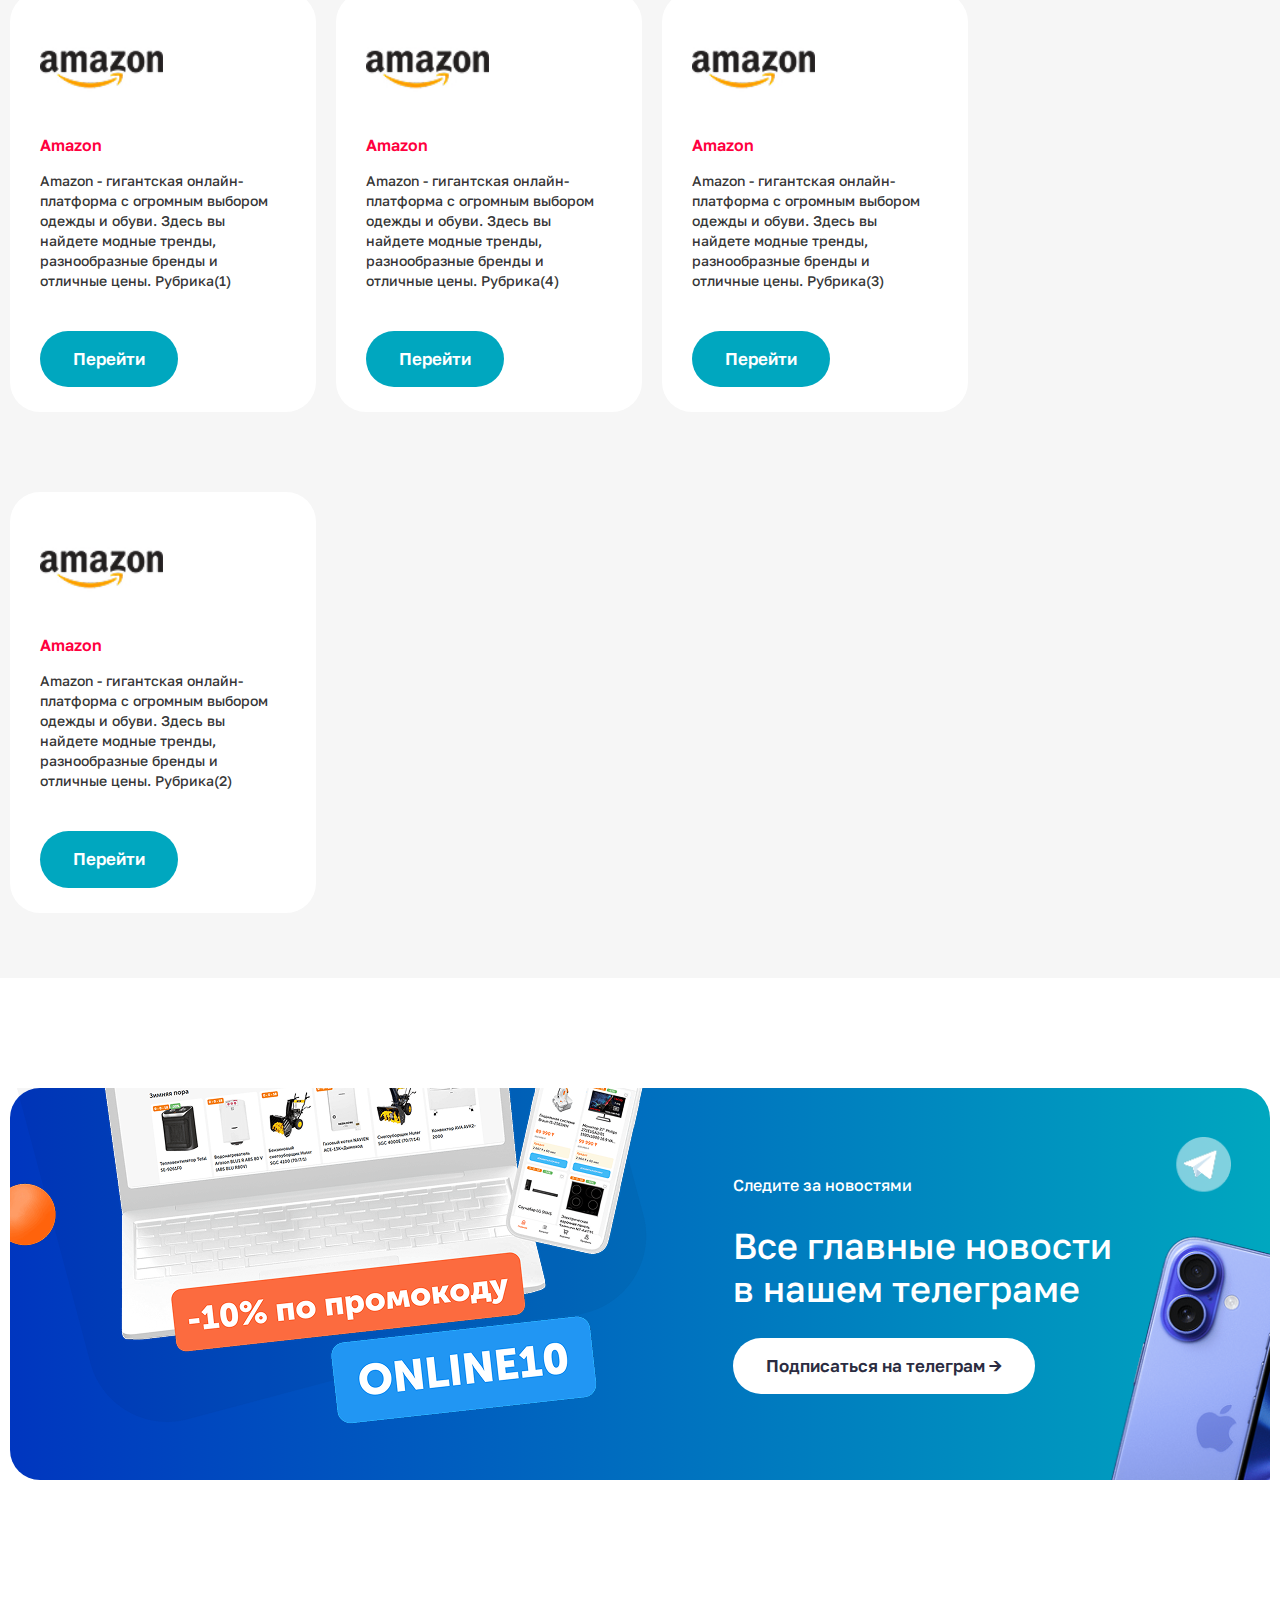
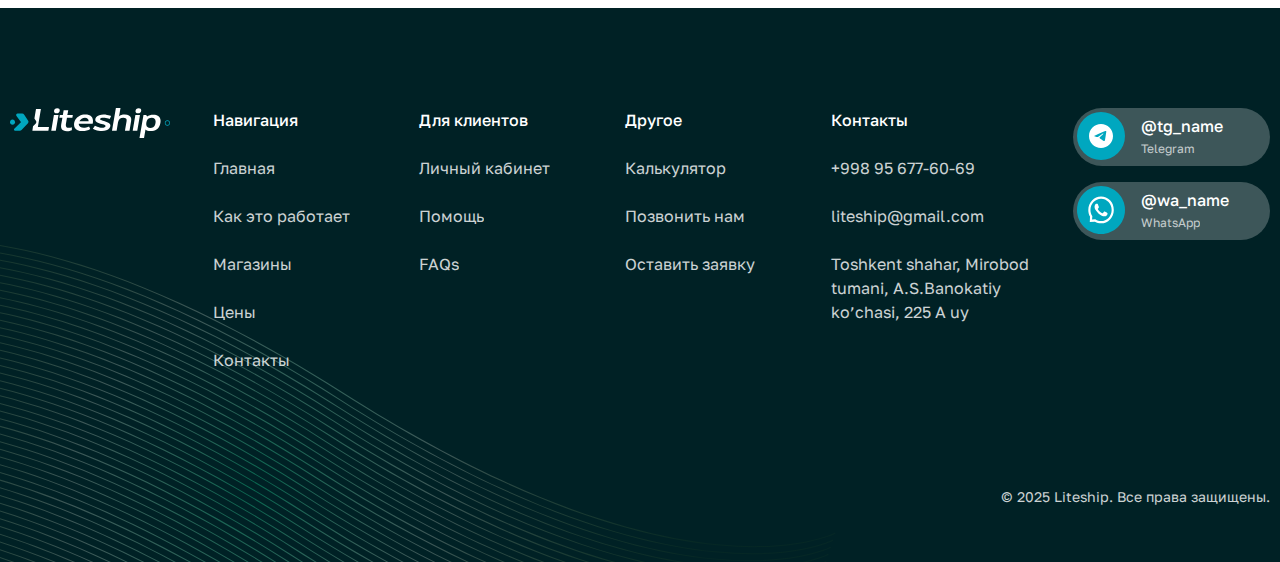
<file: pages/store.html>
<!DOCTYPE html>
<html lang="en">
<head>
    <meta charset="UTF-8">
    <meta name="viewport" content="width=device-width, initial-scale=1.0">
    <link type="image/x-icon" href="/img/liteshipFav.ico" rel="shortcut icon">
    <link type="Image/x-icon" href="/img/liteshipFav.ico" rel="icon">
    <link rel="stylesheet" href="../css/reset.css">
    <link rel="stylesheet" href="../css/fonts.css">
    <link rel="stylesheet" href="../css/common.css">
    <link rel="stylesheet" href="../css/header.css">
    <link rel="stylesheet" href="../css/reviews.css">
    <link rel="stylesheet" href="../css/how.css">
    <link rel="stylesheet" href="../css/blog.css">
    <link rel="stylesheet" href="../css/store.css">
    <link rel="stylesheet" href="../css/footer.css">
    <title>Liteship | Магазин</title>
</head>
<body>

    <header class="header">
        <div class="header__desktop container">
          <div class="logo">
            <a href="/">
              <img src="../img/logo.svg" alt="logo" width="160" height="30" />
            </a>
          </div>
          <nav class="nav">
            <ul class="nav__list">
              <li class="nav__item">
                <a href="howorks.html" class="nav__link">Как это работает</a>
              </li>
              <li class="nav__item"><a href="store.html" class="nav__link">Магазины</a></li>
              <li class="nav__item">
                <a href="help.html" class="nav__link">Помощь при покупке</a>
              </li>
              <li class="nav__item subitems">
                <span class="nav__link"
                  ><span>Информация</span>
                  <svg
                    class="arrow"
                    width="9"
                    height="4"
                    viewBox="0 0 9 4"
                    fill="none"
                    xmlns="http://www.w3.org/2000/svg"
                  >
                    <path
                      d="M4.75 4L8.64711 0.25H0.852886L4.75 4Z"
                      fill="#B1B1B1"
                    />
                  </svg>
                </span>
                <div class="information">
                  <div class="information__top information__content">
                    <div class="subtitle">Дополнительная информация</div>
                  </div>
                  <nav class="information__links information__content">
                    <ul class="information__list">
                      <li><a href="prise.html">Цены</a></li>
                      <li><a href="about.html">О компании</a></li>
                      <li><a href="#">Популярные вопросы</a></li>
                    </ul>
                    <ul class="information__list">
                      <li><a href="#">Отзывы</a></li>
                      <li><a href="blog.html">Блог</a></li>
                      <li><a href="blockprod.html">Запрещенные товары</a></li>
                    </ul>
                    <ul class="information__list">
                      <li>
                        <a href="tel:+998 95 677-60-69" class="contacts"
                          >+998 95 677-60-69</a
                        >
                      </li>
                      <li>
                        <a href="mailto:liteship@gmail.com" class="contacts"
                          >liteship@gmail.com</a
                        >
                      </li>
                    </ul>
                  </nav>
                  <div class="information__socials">
                    <a href="#" target="_blank">
                      <div class="information__img">
                        <img
                          src="../img/icons/information_telegram.svg"
                          alt="telegram"
                          width="48"
                          height="48"
                        />
                      </div>
                      <div class="information__text">
                        <span>@tg_name</span>
                        <span>Telegram</span>
                      </div>
                    </a>
                    <a href="#" target="_blank">
                      <div class="information__img">
                        <img
                          src="../img/icons/information_whatsapp.svg"
                          alt="telegram"
                          width="48"
                          height="48"
                        />
                      </div>
                      <div class="information__text">
                        <span>@wa_name</span>
                        <span>WhatsApp</span>
                      </div>
                    </a>
                  </div>
                </div>
              </li>
            </ul>
          </nav>
          <ul class="socials">
            <li class="socials__item">
              <a href="#" target="_blank">
                <img
                  src="../img/icons//telegram.svg"
                  alt="telegram"
                  width="27"
                  height="27"
                />
              </a>
            </li>
            <li class="socials__item">
              <a href="#" target="_blank">
                <img
                  src="../img/icons/whatsapp.svg"
                  alt="whatsapp"
                  width="27"
                  height="27"
                />
              </a>
            </li>
          </ul>
          <div class="lang">
            <a href="#" class="lang__btn"
              ><span>RU</span>
              <svg
                class="arrow"
                width="9"
                height="4"
                viewBox="0 0 9 4"
                fill="none"
                xmlns="http://www.w3.org/2000/svg"
              >
                <path d="M4.25 4L8.14711 0.25H0.352886L4.25 4Z" fill="#00A7BF" />
              </svg>
            </a>
            <ul class="lang__dropdown">
              <li class="lang__item"><a href="#uz">UZ</a></li>
            </ul>
          </div>
          <div class="btns">
            <a href="#!" class="btn transparent">Регистрация</a>
            <a href="#!" class="btn">Войти</a>
          </div>
          <div class="burger" id="burger">
            <img src="../img//icons/burger.svg" alt="burger" width="36" height="27">
            <img src="../img//icons/close.svg" alt="close" width="36" height="27">
          </div>
        </div>
      </header>
      <div class="header__mobile" id="mobileMenu">
        <div class="header__mobiletitle">Меню</div>
        <nav class="header__mobilenav">
          <ul class="header__mobilelist">
            <li class="header__mobileitem"><a href="howorks.html">Как это работает</a></li>
            <li class="header__mobileitem"><a href="store.html">Магазины</a></li>
            <li class="header__mobileitem"><a href="help.html">Помощь при покупке</a></li>
            <li class="header__mobileitem">
              <a id="headerMobileDrop" href="#!">
                  Информация 
                  <svg
                  class="arrow"
                  width="9"
                  height="4"
                  viewBox="0 0 9 4"
                  fill="none"
                  xmlns="http://www.w3.org/2000/svg"
                >
                  <path
                    d="M4.75 4L8.64711 0.25H0.852886L4.75 4Z"
                    fill="#B1B1B1"
                  />
                </svg>
              </a>
              <ul class="header__mobile-drop">
                <li><a href="prise.html">Цены</a></li>
                <li><a href="about.html">О компании</a></li>
                <li><a href="#!">Популярные вопросы</a></li>
                <li><a href="#!">Отзывы</a></li>
                <li><a href="blog.html">Блог</a></li>
                <li><a href="blockprod.html">Запрещенные товары</a></li>
              </ul>
            </li>
            <li class="header__mobileitem">
              <a id="headerMobileDropLang" href="#!">
                RU
                <svg
                  class="arrow"
                  width="9"
                  height="4"
                  viewBox="0 0 9 4"
                  fill="none"
                  xmlns="http://www.w3.org/2000/svg"
                >
                  <path
                    d="M4.75 4L8.64711 0.25H0.852886L4.75 4Z"
                    fill="#B1B1B1"
                  />
                </svg>
              </a>
              <ul class="header__mobile-drop lang__drop">
                <li><a href="#!">UZ</a></li>
              </ul>
            </li>
          </ul>
        </nav>
        <div class="header__mobile-socials">
          <a href="#" target="_blank">
            <img
              src="../img/icons//telegram.svg"
              alt="telegram"
              width="50"
              height="50"
            />
          </a>
          <a href="#" target="_blank">
            <img
              src="../img/icons/whatsapp.svg"
              alt="whatsapp"
              width="50"
              height="50"
            />
          </a>
        </div>
        <div class="header__mobile-btns">
          <a href="#!" class="btn transparent">Регистрация</a>
          <a href="#!" class="btn">Войти</a>
        </div>
      </div>

    <div class="container">
        <div class="crust about__crust">
            <a href="../index.html">Главная</a>
            <span>/</span>
            <span>Магазины</span>
        </div>
    </div>
    
    <main class="store__main">
        <img src="../img/storeBg.png" alt="storeBg">
        <div class="container">
            <div class="how__top">
                <h3>
                    <svg width="33" height="13" viewBox="0 0 33 13" fill="none" xmlns="http://www.w3.org/2000/svg">
                        <path d="M7.78366 0.873786L10.7638 5.47582C11.1316 6.04386 11.0639 6.79649 10.6019 7.28685L5.73803 12.4448C5.40372 12.7997 4.94239 13 4.46012 13H0.838551C0.085483 13 -0.284421 12.0635 0.257871 11.5297L5.26274 6.60263C5.32206 6.54418 5.32974 6.44868 5.27949 6.38169L1.91127 1.85663C1.34455 1.09473 1.87637 0 2.813 0H6.19029C6.83168 0 7.42981 0.328556 7.78366 0.8745V0.873786Z" fill="#00A7BF"/>
                        <path d="M18.7837 0.873786L21.7638 5.47582C22.1316 6.04386 22.0639 6.79649 21.6019 7.28685L16.738 12.4448C16.4037 12.7997 15.9424 13 15.4601 13H11.8386C11.0855 13 10.7156 12.0635 11.2579 11.5297L16.2627 6.60263C16.3221 6.54418 16.3297 6.44868 16.2795 6.38169L12.9113 1.85663C12.3446 1.09473 12.8764 0 13.813 0H17.1903C17.8317 0 18.4298 0.328556 18.7837 0.8745V0.873786Z" fill="#00A7BF"/>
                        <path d="M29.7837 0.873786L32.7638 5.47582C33.1316 6.04386 33.0639 6.79649 32.6019 7.28685L27.738 12.4448C27.4037 12.7997 26.9424 13 26.4601 13H22.8386C22.0855 13 21.7156 12.0635 22.2579 11.5297L27.2627 6.60263C27.3221 6.54418 27.3297 6.44868 27.2795 6.38169L23.9113 1.85663C23.3446 1.09473 23.8764 0 24.813 0H28.1903C28.8317 0 29.4298 0.328556 29.7837 0.8745V0.873786Z" fill="#00A7BF"/>
                    </svg>            
                    <span>магазины</span>
                </h3>
                <h1>Популярные магазины США</h1>
            </div>

            <ul class="blog__carts-nav">
                <li class="all active">Одежда и аксессуары</li>
                <li class="rub1">Красота и здоровье</li>
                <li class="rub2">Рубрика 3</li>
                <li class="rub3">Рубрика 4</li>
                <li class="rub4">Рубрика 5</li>
            </ul>
            <ul class="how__content-ul blog__carts-nav">
                <li class="active">
                  <span class="how-mobile-nav">Одежда и аксессуары</span>
                  <span>
                    <svg class="arrow" width="16" height="8" viewBox="0 0 16 8" fill="none" xmlns="http://www.w3.org/2000/svg">
                      <path d="M8 8L15.7942 0.5H0.205771L8 8Z" fill="#00A7BF"/>
                    </svg>                
                  </span>
                </li>
            </ul>
            <ul id="howMobileDrop" class="how__content-ul blog__carts-nav">
                <li class="all">Одежда и аксессуары</li>
                <li class="rub1">Красота и здоровье</li>
                <li class="rub2">Рубрика 3</li>
                <li class="rub3">Рубрика 4</li>
                <li class="rub4">Рубрика 5</li>
            </ul>
        </div>
        <div class="store__content">
            <div class="container">
                <div class="main__blog-carts">
                    <div href="post.html" id="1" class="blog__cart rub1">
                        <img src="../img/storeProd.jpg" alt="blogCart">
                        <div class="blog__cart-time">
                            <span>Amazon</span>
                        </div>
                        <p>Amazon - гигантская онлайн- платформа с огромным выбором одежды и обуви. Здесь вы найдете модные тренды, разнообразные бренды и отличные цены. (Рубрика 1)</p>
                        <a class="btn" href="#!">Перейти</a>
                    </div>
                    <div href="post.html" id="2" class="blog__cart rub2">
                        <img src="../img/storeProd.jpg" alt="blogCart">
                        <div class="blog__cart-time">
                            <span>Amazon</span>
                        </div>
                        <p>Amazon - гигантская онлайн- платформа с огромным выбором одежды и обуви. Здесь вы найдете модные тренды, разнообразные бренды и отличные цены. (Рубрика 2)</p>
                        <a class="btn" href="#!">Перейти</a>
                    </div>
                    <div href="post.html" id="3" class="blog__cart rub1">
                        <img src="../img/storeProd.jpg" alt="blogCart">
                        <div class="blog__cart-time">
                            <span>Amazon</span>
                        </div>
                        <p>Amazon - гигантская онлайн- платформа с огромным выбором одежды и обуви. Здесь вы найдете модные тренды, разнообразные бренды и отличные цены. (Рубрика 1)</p>
                        <a class="btn" href="#!">Перейти</a>
                    </div>
                    <div href="post.html" id="4" class="blog__cart rub4">
                        <img src="../img/storeProd.jpg" alt="blogCart">
                        <div class="blog__cart-time">
                            <span>Amazon</span>
                        </div>
                        <p>Amazon - гигантская онлайн- платформа с огромным выбором одежды и обуви. Здесь вы найдете модные тренды, разнообразные бренды и отличные цены. Рубрика(4)</p>
                        <a class="btn" href="#!">Перейти</a>
                    </div>
                    <div href="post.html" id="5" class="blog__cart rub3">
                        <img src="../img/storeProd.jpg" alt="blogCart">
                        <div class="blog__cart-time">
                            <span>Amazon</span>
                        </div>
                        <p>Amazon - гигантская онлайн- платформа с огромным выбором одежды и обуви. Здесь вы найдете модные тренды, разнообразные бренды и отличные цены. Рубрика(3)</p>
                        <a class="btn" href="#!">Перейти</a>
                    </div>
                    <div href="post.html" id="6" class="blog__cart rub2">
                        <img src="../img/storeProd.jpg" alt="blogCart">
                        <div class="blog__cart-time">
                            <span>Amazon</span>
                        </div>
                        <p>Amazon - гигантская онлайн- платформа с огромным выбором одежды и обуви. Здесь вы найдете модные тренды, разнообразные бренды и отличные цены. Рубрика(2)</p>
                        <a class="btn" href="#!">Перейти</a>
                    </div>
                    <div href="post.html" id="7" class="blog__cart rub1">
                        <img src="../img/storeProd.jpg" alt="blogCart">
                        <div class="blog__cart-time">
                            <span>Amazon</span>
                        </div>
                        <p>Amazon - гигантская онлайн- платформа с огромным выбором одежды и обуви. Здесь вы найдете модные тренды, разнообразные бренды и отличные цены. Рубрика(1)</p>
                        <a class="btn" href="#!">Перейти</a>
                    </div>
                    <div href="post.html" id="8" class="blog__cart rub4">
                        <img src="../img/storeProd.jpg" alt="blogCart">
                        <div class="blog__cart-time">
                            <span>Amazon</span>
                        </div>
                        <p>Amazon - гигантская онлайн- платформа с огромным выбором одежды и обуви. Здесь вы найдете модные тренды, разнообразные бренды и отличные цены. Рубрика(4)</p>
                        <a class="btn" href="#!">Перейти</a>
                    </div>
                    <div href="post.html" id="9" class="blog__cart rub3">
                        <img src="../img/storeProd.jpg" alt="blogCart">
                        <div class="blog__cart-time">
                            <span>Amazon</span>
                        </div>
                        <p>Amazon - гигантская онлайн- платформа с огромным выбором одежды и обуви. Здесь вы найдете модные тренды, разнообразные бренды и отличные цены. Рубрика(3)</p>
                        <a class="btn" href="#!">Перейти</a>
                    </div>
                    <div href="post.html" id="10" class="blog__cart rub2">
                        <img src="../img/storeProd.jpg" alt="blogCart">
                        <div class="blog__cart-time">
                            <span>Amazon</span>
                        </div>
                        <p>Amazon - гигантская онлайн- платформа с огромным выбором одежды и обуви. Здесь вы найдете модные тренды, разнообразные бренды и отличные цены. Рубрика(2)</p>
                        <a class="btn" href="#!">Перейти</a>
                    </div>
                </div>
            </div>
        </div>
        <div class="container">
            <div class="how__content">
                <div class="how__content-ask">
                  <img src="../img/storeBottomBg.png" alt="howContentAsk">
                  <div class="how__content-ask-item">
                    <p>Следите за новостями</p>
                    <h2>Все главные новости в нашем телеграме</h2>
                    <a href="#!" class="btn">Подписаться на телеграм  →</a>
                  </div>
                  <img src="../img/storeBgBottom2.png" alt="storeBgBottom">
                </div>
            </div>
        </div>
    </main>

    <footer class="footer">
        <img src="/img/lines.svg" alt="lines" loading="lazy" class="lines" />
        <div class="footer__inner container">
            <div class="footer__logo">
                <a href="/">
                    <img src="/img/footer_logo.svg" alt="logo" loading="lazy" width="160" />
                </a>
            </div>
            <nav class="footer__nav">
                <ul class="footer__navlist">
                    <li>Навигация</li>
                    <li><a href="#">Главная</a></li>
                    <li><a href="#">Как это работает</a></li>
                    <li><a href="#">Магазины</a></li>
                    <li><a href="#">Цены</a></li>
                    <li><a href="#">Контакты</a></li>
                </ul>
                <ul class="footer__navlist">
                    <li>Для клиентов</li>
                    <li><a href="#">Личный кабинет</a></li>
                    <li><a href="#">Помощь</a></li>
                    <li><a href="#">FAQs</a></li>
                </ul>
                <ul class="footer__navlist">
                    <li>Другое</li>
                    <li><a href="#">Калькулятор</a></li>
                    <li><a href="#">Позвонить нам</a></li>
                    <li><a href="#">Оставить заявку</a></li>
                </ul>
                <ul class="footer__navlist">
                    <li>Контакты</li>
                    <li><a href="tel:+998 95 677-60-69">+998 95 677-60-69</a></li>
                    <li><a href="mailto:liteship@gmail.com">liteship@gmail.com</a></li>
                    <li>
                        <span>Toshkent shahar, Mirobod tumani, A.S.Banokatiy ko’chasi, 225 A
                            uy</span>
                    </li>
                </ul>
            </nav>
            <ul class="footer__socials">
                <li>
                    <a href="#">
                        <div>
                            <img src="/img/icons/information_telegram.svg" alt="telegram" width="48" height="48" />
                        </div>
                        <div class="content">
                            <span>@tg_name</span>
                            <span>Telegram</span>
                        </div>
                    </a>
                </li>
                <li>
                    <a href="#">
                        <div>
                            <img src="/img/icons/information_whatsapp.svg" alt="whatsapp" width="48" height="48" />
                        </div>
                        <div class="content">
                            <span>@wa_name</span>
                            <span>WhatsApp</span>
                        </div>
                    </a>
                </li>
            </ul>
        </div>
        <div class="copiright container">
            © 2025 Liteship. Все права защищены.
        </div>
    </footer>

    <script src="../js/main.js"></script>

    <script>
        // how page
      const howBtns = document.querySelectorAll('.how__content-ul li');
      const arrBtns = Array.from(howBtns);

      const contentBars = document.querySelectorAll('.how__content-bar')
      const arrBars = Array.from(contentBars);

      const dropHow = document.getElementById('howMobileDrop');
      const mobilSpan = document.querySelector('.how-mobile-nav')

      arrBtns.map((e) => {
          e.addEventListener('click', () => {
              arrBtns.map((el) => {
                  el.classList.remove('active');
              })
              e.classList.add('active');
              

              dropHow.classList.toggle('active');

              if(dropHow.classList.contains('active')){
                  e.classList.remove('activearr');
              }

              dropHow.addEventListener('click', () => {
                  mobilSpan.innerHTML = e.innerHTML;
                  e.classList.add('active');
                  e.classList.remove('activearr');
              })
              // console.log(e.innerHTML);
              if(e.innerHTML == "1. Регистрируемся"){
                  arrBars.map((item) => {
                      if(item.classList.contains('reg')){
                          arrBars.map((index) => {
                              index.classList.remove('active')
                          })
                          item.classList.add('active');
                      }
                  })      
              }else if(e.innerHTML == "2. Делаем покупки"){
                  arrBars.map((item) => {
                      if(item.classList.contains('shop')){
                          arrBars.map((index) => {
                              index.classList.remove('active')
                          })
                          item.classList.add('active');
                      }
                  })      
              }else if(e.innerHTML == "3. Создаем отправку"){
                  arrBars.map((item) => {
                      if(item.classList.contains('send')){
                          arrBars.map((index) => {
                              index.classList.remove('active')
                          })
                          item.classList.add('active');
                      }
                  })      
              }else if(e.innerHTML == "4. Получаем посылку"){
                  arrBars.map((item) => {
                      if(item.classList.contains('post')){
                          arrBars.map((index) => {
                              index.classList.remove('active')
                          })
                          item.classList.add('active');
                      }
                  })      
              }
          })
      });

      const blogCartsNav = document.querySelectorAll('.blog__carts-nav li');
      const cart = document.querySelectorAll('.blog__cart');

      const arrBlogNav = Array.from(blogCartsNav);
      const arrCart = Array.from(cart);

      arrBlogNav.map((e) => {
          e.addEventListener('click', () => {
              arrBlogNav.map((item) => {
                  item.classList.remove('active');
              })

              e.classList.toggle('activearr');

              e.classList.add('active');
              if(e.classList.contains('rub1')){
                  arrCart.map((index) => {
                      index.style.display = 'none';
                      if(index.classList.contains('rub1')){
                          index.style.display = 'grid';
                      }
                  })
              }else if (e.classList.contains('rub2')){
                  arrCart.map((index) => {
                      index.style.display = 'none';
                      if(index.classList.contains('rub2')){
                          index.style.display = 'grid';
                      }
                  })
              }else if (e.classList.contains('rub3')){
                  arrCart.map((index) => {
                      index.style.display = 'none';
                      if(index.classList.contains('rub3')){
                          index.style.display = 'grid';
                      }
                  })
              }else if (e.classList.contains('rub4')){
                  arrCart.map((index) => {
                      index.style.display = 'none';
                      if(index.classList.contains('rub4')){
                          index.style.display = 'grid';
                      }
                  })
              }else if (e.classList.contains('all')){
                  arrCart.map((index) => {
                      index.style.display = 'grid';
                  })
              }
          })
      })
    </script>

</body>
</html>
</file>
<file: css/fonts.css>
@font-face {
    font-family: 'Golos Text';
    src: url('/fonts/GolosText-Regular.woff2') format('woff2'),
         url('/fonts/GolosText-Regular.woff') format('woff');
    font-weight: 400;
}

@font-face {
    font-family: 'Golos Text';
    src: url('/fonts/GolosText-Medium.woff2') format('woff2'),
         url('/fonts/GolosText-Medium.woff') format('woff');
    font-weight: 500;
}

@font-face {
    font-family: 'Golos Text';
    src: url('/fonts/GolosText-SemiBold.woff2') format('woff2'),
         url('/fonts/GolosText-SemiBold.woff') format('woff');
    font-weight: 600;
}
</file>
<file: css/header.css>
.header {
    padding: 18px 0;
}
.header__desktop {
    display: flex;
    justify-content: space-between;
    align-items: center;
}

.nav__list {
    display: flex;
    column-gap: 28px;
    align-items: center;
}
.nav__item.subitems {
    cursor: pointer;
    position: relative;
}
.nav__item.subitems .nav__link{
    display: inline-flex;
    align-items: center;
    column-gap: 5px;
}

.nav__item.subitems .arrow {
    position: relative;
    top: 1px;
}
.nav__item.subitems.active .arrow,
.header__mobileitem a.active .arrow{
    transform: rotate(180deg);
}
.nav__link{
    transition: all 300ms;
}
.nav__link:hover,
.information__list a:hover{
    color: #00A7BF;
}
.socials {
    display: flex;
    align-items: center;
    column-gap: 8px;   
}

.header .btns {
    display: flex;
    align-items: center;
    column-gap: 10px;
}


.lang {
    position: relative;
    display: inline-block;
    z-index: 100;
}

.lang__btn {
    cursor: pointer;
    display: inline-flex;
    align-items: center;
    column-gap: 5px;
    color: var(--accent-color);
    font-weight: 600;
    font-size: 16px;
    line-height: 19.2px;
    
}

.lang__dropdown,
.information {
    position: absolute;
    top: 100%;
    left: 0;
    background: #fff;
    box-shadow: 0px 4px 6px rgba(0, 0, 0, 0.1);
    border-radius: 15px;
    min-width: 52px;
    box-shadow: 0px 4px 100px 0px #0041694D;
    transform: translateY(10px);
    opacity: 0;
    transition: opacity 0.3s ease, transform 0.3s ease;
    visibility: hidden;
    pointer-events: none;
}
.lang__dropdown {
    top: calc(100% + 13px);
    left: -24%;
}
.lang__dropdown.active,
.information.active {
    opacity: 1;
    transform: translateY(0);
    visibility: visible;
    pointer-events: auto;
}
.lang__item {
    text-align: center;
    cursor: pointer;
    color: var(--accent-color-dark);
}

.lang__item a {
    text-decoration: none;
    color: var(--accent-color-dark);
    display: block;
    padding: 15px;
}


.lang__item:hover:first-child {
    border-top-left-radius: 15px;
    border-top-right-radius: 15px;
}
.lang__item:hover:last-child {
    border-bottom-left-radius: 15px;
    border-bottom-right-radius: 15px;
}

.arrow {
    transition: .3s;
}

.lang.active .arrow {
    transform: rotate(180deg);
}



.information {
    top: calc(100% + 30px);
    min-width: 662px;
    left: -32px;
    z-index: 100;
}
.information__content {
    padding: 0 34px;
}

.information .subtitle {
    font-weight: 400;
    font-size: 13px;
    line-height: 15.6px;
    color: #000;
    opacity: .4;
    margin-bottom: 0;
}
.information__top {
    border-bottom: 1px solid #0000000D;
    padding-top: 21px;
    padding-bottom: 21px;
}
.information__links {
    padding-top: 39px;
    padding-bottom: 39px;
    display: flex;
    justify-content: space-between;
    border-bottom: 1px solid #0000000D;
}
.information__list a {
    font-weight: 400;
    font-size: 15px;
    line-height: 18px;
    color: var(--accent-color-dark);
    transition: 300ms;
}
.information__list {
    display: flex;
    flex-direction: column;
    row-gap: 15px;
}
.information__list .contacts {
    color: var(--accent-color-dark);
    opacity: .5;
    font-weight: 500;
    font-size: 18px;
    line-height: 21.6px;
}
.information__socials {
    display: flex;
    align-items: center;
    justify-content: space-between;
}
.information__socials a{
    display: flex;
    align-items: center;
    width: 100%;
    padding: 18px 34px;
    column-gap: 16px;
    transition: background .3s;
}
.information__socials a:first-child{
    border-right: 1px solid #0000000D;
}
.information__socials a:hover {
    background: #0000000D;
}
.information__socials a:last-child:hover {
    border-bottom-right-radius: 15px;
}
.information__socials a:first-child:hover {
    border-bottom-left-radius: 15px;
}
.information__socials a span:first-child {
    font-weight: 500;
    font-size: 16px;
    line-height: 18px;
    color: var(--accent-color-dark);
}
.information__socials a span:last-child {
    font-weight: 400;
    font-size: 12px;
    line-height: 17px;
    color: var(--accent-color-dark);
    opacity: .5;
    padding-top: 5px;
}
.information__text {
    display: inline-flex;
    flex-direction: column;
}
.burger {
    display: none;
}

.header__mobile {
    flex-direction: column;
    align-items: center;
    height: 94dvh;
    position: absolute;
    z-index: 100;
    background-color: #F6F6F6;
    top: -100%;
    left: 0;
    width: 100vw;
    padding-top: 40px;
    padding-bottom: 50px;
    transition: .3s;
    display: none;
    overflow-y: scroll;
}
.header__mobiletitle {
    font-weight: 600;
    font-size: 40px;
    line-height: 48px;       
    color: #00416933;
    text-transform: uppercase; 
    margin-bottom: 53px;
}
.header__mobile-socials {
    margin-top: 36px;
}
.header__mobile-btns {
    margin-top: 60px;
    display: flex;
    flex-direction: column;
    row-gap: 10px;
}
.header__mobile-btns a {
    text-align: center;
}
.header__mobilelist {
    display: flex;
    flex-direction: column;
    align-items: center;
    row-gap: 35px;
}
.header__mobilenav{
    padding: 0 25px;
}

.header__mobileitem a {
    font-weight: 500;
    font-size: 21px;
    line-height: 25.2px;
    color: #004169;   
    display: flex;
    justify-content: center;
    align-items: center;
    gap: 7px;
    width: 100%;
}

.header__mobileitem,
.header__mobilenav,
.header__mobilelist,
.header__mobileitem a,
.header__mobile-drop > li {
    width: 100%;
}

.header__mobile-drop{
    border-radius: 30px;
    padding: 30px 0;
    display: none;
    justify-content: center;
    flex-direction: column;
    align-items: center;
    background-color: #fff;
    gap: 25px;
    margin: 20px 0 5px 0;
    height: 0;
    opacity: 0;
    transition: all 800ms ease;
}
/* .header__mobile-drop.active{
    height: 100%;
    opacity: 1;
    display: flex;
    transition: all 800ms ease;
} */

.lang__drop{
    background: transparent;
    padding: 0;
}

.lang__drop > li{
    width: max-content;
    padding: 18px;
    background-color: #fff;
    border-radius: 15px;
}

.header__mobile-drop li{
    display: flex;
    justify-content: center;
    flex-direction: column;
    align-items: center;
}

.header__mobile-drop li a{
    font-weight: 400;
    font-size: 19px;
}

@media (max-width: 1280px) {
    .information {
        left: -200%;
    }
    .header .socials {
        display: none;
    }
}
@media (max-width: 1200px) {
    .nav__link {
        font-size: 14px;
    }
    .lang__btn {
        font-size: 14px;
    }
    .nav__list {
        column-gap: 16px;
    }
    .header .btns .btn {
        font-size: 14px;
    }
}


@media (max-width: 1000px) {
    .header .lang {
        display: none;
    }
    .header .btns {
        display: none;
    }
    .header .nav {
        display: none;
    }
    .burger {
        display: block;
    }
    .burger img:first-child {
        display: block;
    }
    .burger img:last-child {
        display: none;
    }

    .burger.active img:first-child{
        display: none;
    }
    .burger.active img:last-child {
        display: block;
    }

    .header {
        border-bottom: 1px solid #0000001A;
        border-bottom-width: 1px;
        border-bottom-right-radius: 15px;
        border-bottom-left-radius: 15px;
        background-color: #fff;
        z-index: 200;
        position: relative;
    }
    .header__mobile {
        display: flex;
        visibility: hidden;
    }
    .header__mobile.active {
        top: 6.7%;
        visibility: visible;
    }
}
</file>
<file: css/trust.css>
.trust {
    margin-top: 123px !important;
    margin-bottom: 115px !important;
}
.trust__inner {
    background: linear-gradient(90deg, #00A7BF 0%, #0036BF 100%);
    display: flex;
    justify-content: space-between;
    align-items: center;
    border-radius: 30px;
    padding-right: 58px !important;
    padding-top: 35px !important;
    padding-bottom: 35px !important;
    padding-left: 85px !important;
    color: white;
}

.trust__title {
    font-weight: 500;
    font-size: 36px;
    line-height: 43px;
}
.trust__text {
    font-weight: 500;
    font-size: 15px;
    line-height: 23px;
    margin-top: 27px;
}
.trust__btns {
    margin-top: 79px;
}
.trust__btn {
    font-weight: 500;
    font-size: 17px;
    line-height: 20.4px;
    background-color: #fff;
    padding: 20px 33px;
    color: #2B2C43;
    display: inline-block;
    border-radius: 100px;
    border: 1px solid #FFFFFF;
}
.trust__btn.transparent {
    background-color: transparent;
    color: white;
    margin-left: 13px;
}

@media (max-width: 1200px) {
    .trust__img img {
        width: 400px;
        height: auto;
    }
}
@media (max-width: 820px){
    .trust__img img {
        display: none;
    }
}

@media (max-width: 490px){
    .trust{
        margin-top: 80px !important;
        margin-bottom: 100px !important;
    }
    .trust__inner{
        padding: 50px 30px !important;
        flex-direction: column;
    }
    .trust__title{
        font-size: 30px;
        line-height: 35px;
    }
    .trust__btns{
        margin-top: 38px;
    }
    .trust__btn.transparent{
        margin-top: 10px;
        margin-left: 0;
    }
}
@media(max-width: 380px){
    .trust__title{
        font-size: 25px;
    }
}
</file>
<file: css/main.css>
.main {
    border-radius: 30px;
    max-width: 1470px;
    margin: 0 auto;
    padding: 0 10px;
}
.main .card {
    background-color: #F6F6F6;
    border-radius: 30px;
    display: flex;
    align-items: center;
    justify-content: space-between;
    padding-top: 55px;
    padding-left: 80px;
}
.main__title {
    font-weight: 500;
    font-size: 50px;
    line-height: 50px;
    color: var(--accent-color-dark);
    margin-top: 21px;
    margin-bottom: 44px;
}
.main__text {
    font-weight: 400;
    font-size: 15px;
    line-height: 23px;  
}
.main__text a{
    color: #00A7BF;
}
.main__subtitle span{
    font-weight: 400;
    font-size: 16px;
    line-height: 23px;
    opacity: .5;
}
.main__subtitle img {
    margin-right: 10px;
}
.main .card__content {
    max-width: 550px;
}
.main .btns {
    margin-top: 61px;
}
.swiper-button-next-main,
.swiper-button-prev-main {
    cursor: pointer;
}

.main__btns {
    display: flex;
    column-gap: 30px;
    background-color: #fff;
    position: absolute;
    bottom: 68px;
    right: 89px;
    z-index: 10;
    border-radius: 100px;
    padding: 6px;
}

#main_swiper {
    position: relative;
    border-radius: 30px;
}

.main .btns .btn.transparent {
    border: 1px solid #2B2C4366;
    color: #2B2C43;
    background-color: transparent;
    font-weight: 400;
}

@media (max-width: 1280px) {
    .main .card__img img {
        max-width: 600px;
        object-fit: contain;
    }
}

@media (max-width: 1000px) {
    .main {
        padding: 0;
        position: relative;
        top: -5px;
    }
    .main .card {
        flex-direction: column;
        border-radius: 0;
        padding-top: 80px;
        padding-left: 25px;
        padding-right: 25px;
        min-height: 90vh;
    }
    #main_swiper {
        border-radius: 0;
    }
    .main .btns {
        display: inline-flex;
        flex-direction: column;
        row-gap: 10px;
        margin-top: 40px;
    }
    .main .btn.btn.transparent {
        display: none;
    }
    .main__btns {
        bottom: 65px;
        right: auto;
        left: 25px;
    }
    .main__title {
        font-size: 36px;
        line-height: 40px;
        margin-bottom: 30px;
    }
    .main .card__img img {
        height: 292px;
        width: 100%;
    }
    .main .card__content {
        max-width: 100%;
    }
}
@media(max-width: 490px){
    .main .card{
        min-height: 85vh;
    }
    .main__btns{
        bottom: 105px !important;
    }
}
</file>
<file: css/popular.css>
.popular .text a {
    font-weight: 400;
    font-size: 17px;
    line-height: 26px;
    letter-spacing: 0%;
    text-decoration: underline;
    text-decoration-style: solid;
    text-decoration-thickness: Auto;
    text-decoration-skip-ink: auto;
    color: #00A7BF;
}

.titleblock {
    position: relative;
}
.popular__top .titleblock .img {
    position: absolute;
    top: -46px;
    z-index: -1;
    right: -72px;
}
.popular__top {
    margin-bottom: 58px;
    align-items: flex-end !important;
}
.popular {
    margin-top: 130px !important;
}

.popular__cards {
    /* display: flex;
    row-gap: 21px;
    flex-wrap: wrap;
    justify-content: space-between; */
    display: grid;
    grid-template-columns: repeat(auto-fit, minmax(197px, 1fr));
    grid-auto-rows: minmax(140px, auto);
    gap: 21px;
    
}

.popular__card {
    /* max-width: 197px; */
    /* padding: 41px 35px; */
    background: #F6F6F6;
    border-radius: 30px;
}
.popular__card img {
    position: relative;
    left: 50%;
    top: 50%;
    transform: translate(-50%, -50%);
}

.popular .btn {
    margin-top: 25px;
}

@media (max-width: 1000px) {
    .popular__top .titleblock .img {
        display: none;
    }
    .popular__cards {
        grid-template-columns: repeat(auto-fit, minmax(124px, 1fr));
        grid-auto-rows: minmax(88px, auto);
        row-gap: 10px;
        column-gap: 4px;
    }
    .popular__card img {
        width: 73px;
        height: 33px;
    }
}
@media (max-width: 490px){
    .popular{
        margin-top: 80px !important;
    }
    .popular__top{
        margin-bottom: 45px;
    }
    .popular .btn{
        margin-top: 45px;
    }
}
</file>
<file: css/calculator.css>
.calculator {
    margin-bottom: 130px !important;
}
.calculator__top {
    border-bottom: 1px solid #0000001A;
    padding-bottom: 41px;
    margin-bottom: 54px;
}
.calculator__top .titleimg{
    display: flex;
    align-items: center;
    column-gap: 18px;
}
.calculator__top .titleimg p {
    text-align: right;
    max-width: 376px;
    font-weight: 400;
    font-size: 15px;
    line-height: 23px;
}

.calculator__body {
    border-radius: 30px;
    background: #F6F6F6;
    display: flex;
    padding: 22px;
    justify-content: space-between;
}

.calculator__info {
    background: #FFFFFF;
    border-radius: 30px;
    width: 55.65%;
    padding: 42px;
    display: none;
}
.calculator__info.active {
    display: block;
}

.calculator__infotop {
    padding-bottom: 30px;
    border-bottom: 1px solid #00000026;
    display: flex;
    justify-content: space-between;
    align-items: center;
}
.calculator__infotitle {
    display: flex;
    flex-direction: column;
    row-gap: 8px;
}
.calculator__infotitle span:first-child {
    font-weight: 500;
    font-size: 24px;
    line-height: 23px;
    color: var(--accent-color-dark);
}
.calculator__infotitle span:last-child {
    font-weight: 400;
    font-size: 16px;
    line-height: 19.2px;
    opacity: .5;
}
.calculator__infoprice {
    color: #FF003E;
    font-weight: 500;
    font-size: 40px;
    line-height: 48px;
}
.calculator__infodesc {
    margin-top: 27px;
    margin-bottom: 45px;
}

.calculator__infodesctitle {
    font-weight: 400;
    font-size: 16px;
    line-height: 19.2px;
    opacity: .5;    
}
.calculator__infodescp {
    font-weight: 400;
    font-size: 17px;
    line-height: 26px;
    margin-top: 13px;    
}

.calculator__advantages {
    display: flex;
    align-items: center;
    justify-content: space-between;
    flex-wrap: wrap;
    column-gap: 40px;
    row-gap: 36px;
}
.calculator__advantagescard:nth-child(n) {
    width: 43%;
}
.calculator__advantagescard:nth-child(2n) {
    width: 39%;
}
.calculator__advantagestitle {
    font-weight: 400;
    font-size: 16px;
    line-height: 19.2px;
    color: #004169;
    margin-bottom: 10px;
}
.calculator__advantagesp {
    font-weight: 400;
    font-size: 15px;
    line-height: 20px;
    opacity: .5;    
}
.calculator__requirements {
    font-weight: 400;
    font-size: 15px;
    line-height: 20px;
    opacity: .8;
    margin-top: 45px;
}
.calculator__requirements li::before {
    content: "•";
    padding: 0 10px;
}
.calculator__bonuses {
    margin-top: 32px;
}
.calculator__bonuses li:first-child {
    border-top: 1px solid #0000001A;
}
.calculator__bonuses li{
    padding: 15px 0;
    display: flex;
    justify-content: space-between;
    align-items: center;
    border-bottom: 1px solid #0000001A;
}
.calculator__bonuses li span:first-child {
    font-weight: 400;
    font-size: 16px;
    line-height: 19.2px;
}
.calculator__bonuses li span:last-child {
    font-weight: 400;
    font-size: 15px;
    line-height: 20px;
    color: #00AD57;    
}


.calculator__options {
    width: 38.4%;
    padding-top: 33px;
    padding-left: 33px;
}
.calculator__optionslist {
    display: flex;
    justify-content: space-between;
    align-items: center;
    flex-wrap: wrap;
    row-gap: 24px;
}
.calculator__optioninput{
    position: relative;
}
.calculator__optioninput input {
    width: 100%;
    background-color: #fff;
    border-radius: 10px;
    padding: 12px 34px 12px 14px;
    font-weight: 400;
    font-size: 16px;
    line-height: 23px;
    border: 1px solid #fff;    
    outline: none;
    transition: .3s;
}
.calculator__optioninput input:focus {
    border: 1px solid var(--accent-color);
}

.calculator__optionstitle {
    font-weight: 500;
    font-size: 18px;
    line-height: 23px;
    margin-bottom: 29px;    
}

.calculator__option {
    width: 47.9%;
}
.calculator__optionlabel {
    font-weight: 400;
    font-size: 14px;
    line-height: 23px;
    opacity: .5;
    margin-bottom: 14px;    
}


.dropdown {
    position: relative;
    width: 100%;
}
.dropdown-toggle {
    display: flex;
    justify-content: space-between;
    align-items: center;
    padding: 12px 14px;
    border: 1px solid #fff;
    border-radius: 10px;
    cursor: pointer;
    background: white;
    font-weight: 400;
    font-size: 16px;
    line-height: 23px;
}
.dropdown-menu {
    position: absolute;
    top: 100%;
    left: 0;
    width: 100%;
    background: white;
    border-radius: 10px;
    box-shadow: 0 2px 5px rgba(0, 0, 0, 0.1);
    display: none;
}
.dropdown .arrow {
    transition: .3s;
    position: relative;
    top: 0;
}
.dropdown.active .dropdown-menu {
    display: block;
}
.dropdown.active .arrow {
    transform: rotate(180deg);
    top: 3px;
}
.dropdown-item {
    padding: 10px;
    cursor: pointer;
}
.dropdown-item:hover {
    background: #0000000D;
    border-radius: 10px;
}

.calculator__tarifs {
    margin-top: 24px;
}
.calculator__tarifs p {
    font-weight: 400;
    font-size: 14px;
    line-height: 23px;
    opacity: .5;
    margin-bottom: 14px;
}

.calculator__tarifcards {
    display: flex;
    column-gap: 20px;
}
.calculator__tarifcard {
    background-color: #fff;
    border: 2px solid #fff;
    border-radius: 15px;
    padding: 24px 21px;
    cursor: pointer;
}

.calculator__tarifcard.premium .calculator__tariftitle span:first-child {
    display: inline-flex;
    justify-content: space-between;
    align-items: center;
    background: linear-gradient(90deg, #D3A900 0%, #FF2600 100%);
    -webkit-background-clip: text;
    -webkit-text-fill-color: transparent;
}

.calculator__tarifcard.active {
    border: 2px solid #00A7BF;
}
.calculator__tariftitle {
    display: flex;
    flex-direction: column;
    row-gap: 4px;
}
.calculator__tariftitle span:first-child{
    font-weight: 600;
    font-size: 18px;
    line-height: 21.6px;
}
.calculator__tariftitle span:last-child {
    font-weight: 400;
    font-size: 14px;
    line-height: 16.8px;
    opacity: .5;
}

.calculator__tarifprice {
    font-weight: 500;
    font-size: 35px;
    line-height: 42px;
    color: #FF003E;
    margin-top: 14px;
    margin-bottom: 16px;
}

.calculator__tariffees {
    padding-top: 16px;
    border-top: 1px solid #00000026;
    display: flex;
    justify-content: space-between;
    align-items: center;
}
.calculator__tariffees span:first-child {
    font-weight: 400;
    font-size: 13px;
    line-height: 15px;
    opacity: .5;    
}

.calculator__tariffees span:last-child {
    font-weight: 400;
    font-size: 20px;
    line-height: 15px;
    color: #00AD57    
}

.calculator__options .btn {
    margin-bottom: 30px;
    margin-top: 24px;
    display: inline-block;
}

.calculator__input-span{
    position: absolute;
    right: 0;
    top: 25%;
    font-size: 16px;
    line-height: 23px;
    padding: 0 14px;
    display: block;
    user-select: none;
}
@media(max-width: 1000px){
    .calculator__options{
        padding-left: 0;
    }
}
@media (max-width: 820px){
    .calculator__body,
    .top,
    .calculator__optionslist{
        flex-direction: column;
    }
    .calculator__top .titleimg p{
        text-align: left;
    }
    .calculator .calculator__top .titleimg > img{
        display: none;
    }
    .titleblock{
        width: 100%;
        max-width: unset !important;
    }
    .calculator__top .titleimg,
    .calculator__option,
    .calculator__tarifcard,
    .calculator__info{
        width: 100%;
    }
    .calculator .titleblock{
        margin-bottom: 27px;
    }
    .calculator__top{
        margin-bottom: 0px;
    }
    .calculator__body{
        border-radius: 0;
        padding: 0px;
    }
    .calculator__options{
        width: 100%;
        padding: 45px 25px;
    }
}
@media (max-width: 490px){
    .calculator{
        margin-bottom: 80px !important;
    }
    .calculator.container{
        padding: 0;
    }
    .calculator.container .calculator__top {
        padding: 0 25px;
        margin-bottom: 43px;
        border-bottom: none;
    }
    .calculator__options .btn{
        width: 100%;
        display: flex;
        justify-content: center;
        align-items: center;
        margin-top: 30px;
        margin-bottom: 60px;
    }
    .calculator__tarifs p{
        display: none;
    }
    .calculator__tarifcards{
        flex-direction: column;
        gap: 20px;
    }
    .calculator__tarifs{
        margin-top: 0;
    }
    .calculator__info{
        padding: 70px 25px 0 25px;
    }
    .calculator__advantages{
        flex-direction: column;
        gap: 35px;
    }
    .calculator__advantagescard{
        width: 100% !important;
    }
    .calculator__infodesc{
        margin-top: 45px;
        margin-bottom: 50px;
    }
    .calculator__requirements,
    .calculator__bonuses{
        margin-top: 40px;
    }
    .calculator__requirements li{
        font-size: 15px;
        line-height: 20px;
        position: relative;
        padding: 0 10px 0 10px;
    }
    .calculator__requirements li::before{
        position: absolute;
        left: -10px;
        top: 0;
    }
}
</file>
<file: css/faq.css>
.accordion {
    margin-top: 46px;
  }
  .accordion__item {
    margin-bottom: 17px;
    border-bottom: 1px solid #00000033;
    padding-bottom: 17px;
  }

  .accordion__header {
    font-weight: 400;
    font-size: 19px;
    line-height: 43px;
    letter-spacing: 0%;
    display: flex;
    justify-content: space-between;
    align-items: center;
    color: var(--accent-color-dark);
    cursor: pointer;
    transition: background-color 0.3s ease-out;
  }

  .accordion__header::after {
    flex-shrink: 0;
    width: 22px;
    height: 22px;
    margin-left: auto;
    background-image: url("data:image/svg+xml,%3Csvg width='22' height='23' viewBox='0 0 22 23' fill='none' xmlns='http://www.w3.org/2000/svg'%3E%3Cg clip-path='url(%23clip0_177_2556)'%3E%3Cpath d='M22 10.5833H11.9167V0.5H10.0833V10.5833H0V12.4167H10.0833V22.5H11.9167V12.4167H22V10.5833Z' fill='%23004169'/%3E%3C/g%3E%3Cdefs%3E%3CclipPath id='clip0_177_2556'%3E%3Crect width='22' height='22' fill='white' transform='translate(0 0.5)'/%3E%3C/clipPath%3E%3C/defs%3E%3C/svg%3E");
    background-repeat: no-repeat;
    background-size: 22px;
    content: "";
    transition: transform 0.3s ease-out;
  }

  .accordion__item_show .accordion__header::after,
  .accordion__item_slidedown .accordion__header::after {
    transform: rotate(45deg);
  }


  .accordion__content {
    display: flex;
    flex-direction: column;
    background: #fff;
  }

  .accordion__content a:last-child {
    border-bottom-right-radius: inherit;
    border-bottom-left-radius: inherit;
  }

  .accordion__content a:hover {
    background-color: #f8f9fa;
  }

  .accordion__item:not(.accordion__item_show) .accordion__body {
    display: none;
  }

  .faq {
    margin-bottom: 152px !important;
  }
  @media(max-width: 490px){
    .faq{
      margin-bottom: 60px !important;
    }
    .accordion{
      margin-top: 55px;
    }
    .accordion__header{
      font-size: 16px;
      line-height: 43px;
    }
  }
</file>
<file: css/reviews.css>
.reviews {
    margin-bottom: 118px !important; 
}
.reviews__top {
    margin-top: 130px;
    align-items: flex-end !important;
}
.reviews .cards {
    margin-top: 45px;
}
.reviews .card {
    min-height: 356px;
    background-color: #F6F6F6;
    border-radius: 25px;
    display: flex;
    flex-direction: column;
}
.reviews .card__content {
    padding: 40px;
    display: flex;
    flex-direction: column;
    justify-content: space-between;
    flex-grow: 1; /* Растягиваем */
}
.reviews .card__text {
    font-weight: 400;
    font-size: 17px;
    line-height: 26px;

}
.reviews .card__img img {
    border-radius: 50%;
    object-fit: cover;
}

.reviews .card__user {
    display: flex;
    align-items: center;
    column-gap: 15px;
}

.reviews .card__name {
    font-weight: 500;
    font-size: 18px;
    line-height: 24px;
    color: #1D1F1E;
}
.reviews .card__position {
    font-weight: 400;
    font-size: 15px;
    line-height: 26px;
    color: #939393;

}
.reviews .btns {
    display: flex;
    column-gap: 15px;
} 
.swiper-button-next-reviews,
.swiper-button-prev-reviews {
    cursor: pointer;
}


.reviews .btn {
    margin-top: 25px;
}

@media (max-width: 1000px) {
    .reviews .card {
        min-height: 268px;
    }
    #reviews_swiper {
        padding-left: 25px;
        margin-left: -25px;
        padding-right: 25px;
        margin-right: -25px;
    }
}
@media(max-width: 490px){
    .reviews__top{
        margin-top: 90px;
    }
    .reviews .cards{
        margin-top: 38px;
    }
    .reviews .btns > div{
        position: absolute;
        top: 50%;
        z-index: 999;
    }
    .reviews .btns > div:first-child{
        left: 7px;
    }
    .reviews .btns > div:last-child{
        right: 7px;
    }
    .reviews{
        position: relative;
        margin-bottom: 60px !important;
    }
}
</file>
<file: css/advantages.css>
.advantages {
    margin-top: 128px !important;
}
.advantages__top {
    margin-bottom: 81px;
}

.advantages .cards {
    display: flex;
    justify-content: space-between;
    align-items: center;
}
.advantages .card {
    max-width: 209px;
    text-align: center;
    display: flex;
    flex-direction: column;
    align-items: center;
}
.advantages .card__img {
    width: 157px;
    height: 157px;
    border-radius: 50%;
    background: linear-gradient(360deg, #00A7BF 0%, #0036BF 100%);
    position: relative;
}
.advantages .card__img img {
    position: absolute;
    left: 50%;
    top: 50%;
    transform: translate(-50%, -50%);
}
.advantages .card__title {
    font-weight: 500;
    font-size: 23px;
    line-height: 23px;
    text-align: center;
    color: #2B2C41;
    margin-bottom: 23px;
    margin-top: 32px;
}
.advantages .card__text {
    font-weight: 400;
    font-size: 16px;
    line-height: 23px;
    text-align: center;

}

@media (max-width: 1000px) {
    .advantages .cards {
        flex-wrap: wrap;
        column-gap: 20px;
        row-gap: 60px;
    }
    .advantages .card {
        max-width: 46.58%;
    }
    .advantages .card__img {
        width: 98px;
        height: 98px;
    }
    .advantages .card__img img {
        width: 30px;
        height: 30px;
    }
}
@media (max-width: 820px){
    .advantages{
        margin-top: 85px !important;
    }
    .advantages__top{
        margin-bottom: 50px;
    }
    .advantages .cards{
        column-gap: 15px;
        align-items: start;
    }
}
@media (max-width: 415px){
    .advantages .cards{
        justify-content: center;
    }
}
</file>
<file: css/steps.css>
.steps__top {
    margin-bottom: 73px;
}
.steps__item {
    display: flex;
    align-items: center;
    justify-content: space-between;
    padding-bottom: 33px;
    border-bottom: 1px solid #2B2C41;
    margin-bottom: 33px;
}
.steps__item:last-child {
    border-bottom: none;
}
.steps__item:nth-child(2n) {
    flex-direction: row-reverse;
}
.steps__number {
    font-weight: 500;
    font-size: 200px;
    line-height: 160px;
    background: linear-gradient(180deg, #00A7BF 0%, #0078B4 100%);
    -webkit-background-clip: text;
    -webkit-text-fill-color: transparent;
    margin-right: 60px;
}
.steps__side {
    display: flex;
    align-items: center;
}
.steps__text {
    max-width: 530px;
}
.steps__title {
    font-weight: 500;
    font-size: 21px;
    line-height: 23px;
    letter-spacing: 0%;
    margin-bottom: 37px;
}
.steps__p {
    font-weight: 400;
    font-size: 17px;
    line-height: 26px;
    letter-spacing: 0%;    
}
.steps__info {
    margin-top: 90px;
    max-width: 600px;
    font-weight: 400;
    font-size: 18px;
    line-height: 27px;    
}
.steps__info .btn {
    margin-top: 55px;
}

@media (max-width: 1200px) {
    .steps__number {
        margin-right: 30px;
    }
    .steps__img:last-child img {
        width: 300px;
        height: auto;
    }
    .steps__info {
        margin-top: 40px;
    }
}
@media(max-width: 820px){
    .steps__item,
    .steps__side{
        flex-direction: column !important;
        align-items: start;
    }
    .steps__top{
        margin-bottom: 53px;
    }
    .steps__number{
        font-size: 40px;
        line-height: 30px;
        margin-bottom: 25px;
        margin-right: 0;
    }
    .steps__img:last-child img{
        width: 135px;
        height: 125px;
        object-fit: contain;
    }
    .steps__item{
        padding-bottom: 30px;
        margin-bottom: 30px;
    }
    .steps__item:last-child{
        margin-bottom: 0;
        padding-bottom: 0;
    }
    .steps__info{
        margin-top: 50px;
    }
    .steps__info .btn{
        margin-top: 40px;
    }
}
</file>
<file: css/footer.css>
.footer {
    position: relative;
    background: #002125;
    padding-top: 100px;
    padding-bottom: 55px;
}

.lines {
    position: absolute;
    left: 0;
    bottom: 0;
}

.footer__inner {
    display: flex;
    justify-content: space-between;
    flex-wrap: wrap;
}
.footer__nav {
    display: flex;
    column-gap: 30px;
    flex-wrap: wrap;
}
.footer__navlist {
    width: 176px;
}
.footer__navlist:last-child {
    width: 200px;
}
.footer__navlist li {
    margin-bottom: 24px;
    color: #fff;
    opacity: .8;
    line-height: 24px;
}
.footer__navlist li:last-child {
    margin-bottom: 0;
}
.footer__navlist li:first-child {
    font-weight: 500;
    font-size: 16px;
    line-height: 24px;
    opacity: 1;
}
.footer__socials {
    display: flex;
    flex-direction: column;
    row-gap: 16px;
    width: 197px;
}

.footer__socials a {
    display: flex;
    column-gap: 16px;
    align-items: center;
    background-color: rgba(255, 255, 255, .24);
    border-radius: 100px;
    padding: 4px;
}
.footer__socials .content {
    display: flex;
    flex-direction: column;
}
.footer__socials .content span:first-child {
    font-weight: 500;
    font-size: 16px;
    line-height: 18px;
    color: #fff;
}
.footer__socials .content span:last-child {
    font-weight: 400;
    font-size: 12px;
    line-height: 17px;
    opacity: .7;
    color: #fff;
    padding-top: 5px;
}

.copiright {
    color: #fff;
    font-weight: 400;
    font-size: 14px;
    line-height: 20px;
    opacity: .8;
    text-align: right;
    margin-top: 115px !important;
}

@media (max-width: 1200px) {
    .footer__socials {
        margin-left: auto;
    }
}

@media (max-width: 1000px) {
    .footer__inner {
        flex-direction: column;
        row-gap: 40px;
    }
    .footer__socials {
        order: 2;
    }
    .footer__nav {
        order: 3;
        row-gap: 50px;
        column-gap: 20px;
        justify-content: space-between;
    }
    .footer__logo {
        order: 1;
    }
    .lines {
        width: 100%;
        height: auto;
    }
    .copiright {
        text-align: left;
    }
    .footer__navlist,
    .footer__navlist:last-child {
        width: 40%;
    }
    .footer__socials {
        margin-left: 0;
    }
}
@media(max-width: 490px){
    .footer{
        padding-top: 75px;
        padding-bottom: 30px;
    }
    .copiright{
        margin-top: 65px !important;
    }
    .footer__navlist li{
        margin-bottom: 15px;
        font-size: 16px;
        line-height: 24px;
    }
}
@media(max-width: 380px){
    .footer__navlist, .footer__navlist:last-child{
        width: 100%;
    }
}
</file>
<file: css/common.css>
:root {
    --accent-color: #00A7BF;
    --accent-color-dark: #004169;
}

body {
    font-family: 'Golos Text', sans-serif;
}

.container {
    padding: 0 10px;
    max-width: 1310px;
    margin: 0 auto;
}

.btn {
    font-weight: 600;
    font-size: 17px;
    line-height: 20.4px;
    letter-spacing: 0%;
    padding: 18px 33px;
    color: #fff;
    background-color: var(--accent-color);
    border-radius: 100px;
    display: inline-block;
    transition: 300ms;
}
.btn:hover{
    background-color: #00798b;
}
.btn.transparent {
    color: var(--accent-color);
    border: 1px solid var(--accent-color);
    background-color: transparent; 
}

.subtitle {
    font-weight: 500;
    font-size: 16px;
    line-height: 23px;
    letter-spacing: 0%;
    color: #000;
    opacity: .4;
    margin-bottom: 27px;
}

.title {
    font-weight: 500;
    font-size: 36px;
    line-height: 43px;
    color: var(--accent-color-dark);    
}
.text {
    font-weight: 400;
    font-size: 17px;
    line-height: 26px;
    max-width: 574px;
    margin-top: 27px;
}
.top {
    display: flex;
    justify-content: space-between;
    align-items: center;
}
.titleblock {
    max-width: 575px;
}

.hidden {
    overflow: hidden;
}
.crust {
    display: flex;
    justify-content: flex-start;
    align-items: center;
    gap: 18px; 
    flex-wrap: wrap;
    margin: 40px 0 80px 0;
}
.crust a,
.crust span{
    font-size: 16px;
    line-height: 23px;
    color: #004169;
}
.crust span {
    color: #00416966;
}
@media (max-width: 1200px) {
    .container {
        max-width: 100%;
        padding: 0 25px;
    }
}

@media (max-width: 1000px) {
    .titleimg {
        display: none;
    }
    .title {
        font-size: 30px;
    }
    .text {
        max-width: 100%;
    }
}
@media(max-width: 490px){
    .main .card__content .btns .btn{
        font-size: 20px;
    }
}
</file>
<file: css/how.css>
.how__top{
    margin-bottom: 78px;
    width: 50%;
}
.how__top h3{
    color: #00000080;
    font-size: 16px;
    line-height: 23px;
    display: flex;
    justify-content: start;
    align-items: center;
    gap: 10px;
    width: max-content;
    margin-bottom: 27px;
    text-transform: uppercase;
}
.how__top h1{
    color: #004169;
    font-size: 50px;
    line-height: 60px;
    font-weight: 500;
}
.how__content{
    width: 100%;
    display: flex;
    flex-direction: column;
    justify-content: start;
    align-items: center;
    margin-bottom: 128px;
    position: relative;
    /* gap: 85px; */
}
.how__content-bar{
    display: none;
}
.how__content-bar.active{
    display: block !important;
}
.how__content-ul{
    width: 100%;
    display: flex;
    justify-content: space-between;
    align-items: center;
    margin-bottom: 85px;
}
.how__content-ul li{
    text-align: center;
    width: 100%;
    font-size: 16px;
    line-height: 26px;
    font-weight: 400;
    color: #696B94;
    position: relative;
    padding-bottom: 18px;
    cursor: pointer;
    border-bottom: 2px solid #E3E3E3;
}
.how__content-ul:nth-of-type(2) li{
    border-bottom: 2px solid #E3E3E3;
}
.how__content-ul li.active{
    font-weight: 500;
    color: #00A7BF;
    border-bottom: 2px solid #00A7BF;
}
.how__content-item{
    display: flex;
    justify-content: space-between;
    align-items: start;
}
.how__content-item img{
    width: 50%;
    object-fit: contain;
}
.how__content-left{
    width: 43%;
    display: flex;
    flex-direction: column;
    justify-content: start;
    align-items: start;
    gap: 37px;
}
.how__content-left a{
    border: none;
    cursor: pointer;
    margin-top: 33px;
}
.how__content-left h2{
    font-size: 35px;
    line-height: 26px;
    font-weight: 500;
    color: #004169;
}
.how__content-left p{
    font-size: 16px;
    line-height: 27px;
    color: #2B2C41;
    font-weight: 400;
    display: flex;
    flex-direction: column;
    justify-content: start;
    align-items: start;
    gap: 27px;
}
.how__content-left p span:first-of-type{
    font-weight: 500;
}
.how__content-ask{
    background: linear-gradient(270deg, #63D8E9 0%, #0036BF 100%);
    border-radius: 30px;
    width: 100%;
    border: none;
    outline: none;
    display: flex;
    justify-content: space-between;
    align-items: center;
    gap: 60px;
}
.how__content-ask-item{
    display: flex;
    flex-direction: column;
    justify-content: start;
    align-items: start;
    width: 100%;
}
.how__content-ask-item h2{
    font-size: 36px;
    line-height: 43px;
    color: #fff;
    margin: 10px 0 27px 0;
    font-weight: 500;
}
.how__content-ask-item p:first-of-type{
    color: #FFFFFF80;
    font-size: 16px;
    line-height: 23px;
    font-weight: 500;
}
.how__content-ask-item p:last-of-type{
    font-size: 18px;
    line-height: 23px;
    font-weight: 500;
    color: #FFFFFF;
    width: 72%;
}
.how__content-ask-item p:last-of-type a{
    text-decoration: underline;
    color: #FFFFFF99;
}
.how__content-ask-item .btn{
    margin-top: 28px;
    background-color: #FFFFFF;
    color: #2B2C41;
}
.how__content-ul:nth-of-type(2){
    display: none;
}

.how__content-ul:nth-of-type(2) li.active{
    font-weight: 500;
    color: #00A7BF;
    border-bottom: 2px solid #00A7BF;
}
.how__content-ul:nth-of-type(3){
    display: none;
    width: 100%;
    border-bottom: 1px solid #696B94;
    padding-top: 15px;
    box-shadow: 0px 4px 100px rgba(0, 65, 105, 0.15);
    opacity: 0;
    height: 0;
    transition: all 500ms ease-in-out;
}
.how__content-ul:nth-of-type(3) li{
    padding-left: 10px;
    padding-right: 10px;
}
.how__content-ul li.activearr .arrow {
    transform: rotate(180deg);
}

.how__content-ul li .arrow{
    transform: rotate(0deg);
}

@media (max-width: 1080px){
    .how__content-ul li{
        padding-left: 20px;
        padding-right: 20px;
    }
}
@media (max-width: 1000px){
    .how__content-ask img{
        width: 50%;
    }
    .how__content-ask{
        padding: 10px 0;
    }
}
@media (max-width: 840px){
    .how__content{
        margin-bottom: 50px;
    }
    .how__content-left h2{
        font-size: 30px;
        line-height: 35px;
    }
    .how__content-item{
        flex-direction: column;
        align-items: center;
        justify-content: center;
        position: relative;
        gap: 30px;
        padding-bottom: 100px;
    }
    .how__content-item img,
    .how__content-ask-item p:last-of-type,
    .how__content-left{
        width: 100%;
    }
    .how__content-left a{
        position: absolute;
        bottom: 0px;
        left: 0;
    }
    .how__content-ask{
        flex-direction: column-reverse;
        justify-content: center;
        align-items: center;
        padding: 0;
    }
    .how__content-ask-item{
        justify-content: start;
        align-items: start;
        padding: 53px 30px 30px 30px ;
    }
    .how__top{
        width: 100%;
        margin-bottom: 43px;
    }
    .how__top h1{
        font-size: 36px;
        line-height: 40px;
    }
    .how__top h3{
        font-size: 16px;
        line-height: 23px;
    }
    .crust{
        margin: 33px 0 70px 0;
    }
    .how__content-ul{
        margin-bottom: 75px;
    }
    .how__content-ul li{
        width: 100%;
        display: flex;
        justify-content: space-between;
        align-items: center;
        padding-left: 0;
        padding-right: 0;
        border-bottom: none;
    }
    .how__content-ul:nth-of-type(1){
        display: none;
    }
    .how__content-ul:nth-of-type(2){
        display: flex;
    }
    .how__content-ul:nth-of-type(3).active{
        position: absolute;
        top: 70px;
        z-index: 99;
        background-color: #fff;
        display: block;
        height: 180px;
        opacity: 1;
        transition: all 500ms ease;
    }
    .how__content-ul:nth-of-type(3).active li{
        border-bottom: none;
    }
    .how__content-ask img{
        width: 100%;
    }
}

@media(max-width: 407px){
    .how__top h3{
        width: 100%;
    }
}
</file>
<file: css/about.css>
.about__main{
    position: relative;
}
.about__top{
    display: flex;
    justify-content: flex-end;
    align-items: center;
    margin-bottom: 75px;
    height: 600px;
}
.about__top img{
    position: absolute;
    left: 0;
    top: 0;
    width: 560px;
    object-fit: contain;
}
.mobileImg{
    display: none;
    margin: 0 auto;
}
.about__crust{
    margin-bottom: 55px;
}
.about__top .how__top{
    width: 60%;
}
.about__top .how__top p:first-of-type{
    margin: 27px 0;
    font-size: 17px;
    line-height: 26px;
    color: #004169;
    font-weight: 500;
}
.about__top .how__top p:last-of-type{
    margin: 27px 0;
    font-size: 17px;
    line-height: 26px;
    color: #000000;
    font-weight: 400;
}
.about__detail{
    background-color: #F6F6F6;
    padding: 95px 0;
    margin-bottom: 75px;
}
.about__detail-tem{
    display: flex;
    justify-content: center;
    align-items: center;
    gap: 50px;
}
.about__detail-left h2{
    font-size: 30px;
    line-height: 38px;
    color: #004169;
    font-weight: 500;
    width: 60%;
}
.about__detail-left p{
    font-size: 17px;
    line-height: 28px;
    color: #2B2C41;
    font-weight: 400;
    width: 95%;
}
.about__detail-left p:first-of-type{
    margin: 65px 0 30px 0;
}
.about__mission{
    margin-bottom: 135px;
}
.about__mission h2{
    font-size: 30px;
    line-height: 38px;
    font-weight: 500;
    color: #004169;
    margin-bottom: 65px;
}
.about__mission p{
    display: flex;
    flex-direction: column;
    font-size: 17px;
    line-height: 28px;
    color: #2B2C41;
    font-weight: 400;
    margin-bottom: 27px;
}
.about__mission p span:first-of-type{
    font-weight: 600;
}
.about__mission ul{
    margin-bottom: 27px;
    padding-left: 20px;
}
.about__mission ul li{
    font-size: 17px;
    line-height: 28px;
    font-weight: 400;
}
.about__contact{
    margin-bottom: 185px;
    display: flex;
    justify-content: space-between;
    align-items: center;
    gap: 135px;
}
.about__contact-left h3{
    font-size: 30px;
    line-height: 38px;
    color: #004169;
    margin-bottom: 65px;
    font-weight: 500;
}
.about__contact-number{
    margin-bottom: 28px;
}
.about__contact-number p{
    font-size: 15px;
    line-height: 27px;
    font-weight: 500;
    color: #00416980;
    display: flex;
    flex-direction: column;
}
.about__contact-number a{
    font-size: 16px;
    line-height: 17px;
    font-weight: 500;
    color: #004169;
}
.about__contact-number:first-of-type a{
    color: #004169;
    font-size: 28px;
    line-height: 27px;
    font-weight: 500;
}
.about__contact-right{
    width: 100%;
}
.about__contact-right iframe{
    border-radius: 30px;
    box-sizing: border-box;
    width: 100%;
}
.about__main .about__top .how__top h1{
    font-weight: 500;
}
@media (max-width:1385px){
    .about__top img{
        width: 430px;
    }
}
@media (max-width:1000px){
    .about__top{
        flex-direction: column-reverse;
        height: 100%;
        margin-bottom: 0px;
    }
    .about__top img{
        display: none;
    }
    .mobileImg{
        width: 60%;
        object-fit: contain;
        display: block;
    }
    .about__top .how__top{
        width: 100%;
        margin-bottom: 30px;
    }
    .how__top h1{
        font-size: 36px;
        line-height: 40px;
        font-weight: 500;
    }
    .about__top .how__top p:last-of-type{
        font-size: 15px;
        line-height: 24px;
    }
    .about__detail-tem{
        flex-direction: column;
        gap: 45px;
    }
    .about__detail{
        padding: 75px 0;
    }
    .about__detail-left h2,
    .about__mission h2{
        font-size: 30px;
        line-height: 35px;
        width: 100%;
    }
    .about__detail-left p,
    .about__mission p{
        font-size: 16px;
        line-height: 27px;
        width: 100%;
    }
    .about__detail-left p:first-of-type{
        margin: 40px 0 20px 0;
    }
    .about__contact{
        flex-direction: column;
        gap: 55px;
        align-items: start;
    }
    .about__mission{
        margin-bottom: 85px;
    }
}
@media(max-width: 500px){
    .about__detail-tem img{
        width: 100%;
    }
    .mobileImg{
        width: 100%;
        bottom: 0;
    }
    .about__mission ul{
        padding: 0;
    }
}
</file>
<file: css/blockprod.css>
.block__main{
    box-sizing: border-box;
}
.block__main .how__top{
    width: 100%;
    margin-bottom: 55px;
}
.block__main ol{
    list-style: decimal;
    box-sizing: border-box;
    margin: 0;
    padding: 0;
    margin-bottom: 200px;
    list-style-position: inside;
}
.block__main ol li{
    box-sizing: border-box;
    font-size: 16px;
    line-height: 27px;
    font-weight: 400;
    color: #2B2C41;
}
@media(max-width: 407px){
    .block__main .how__top h3{
        width: 100%;
        gap: 5px;
        flex-direction: column;
        align-items: start;
    }
}
</file>
<file: css/blog.css>
.main__blog{
    position: relative;
}
.blog__carts-nav{
    display: flex;
    justify-content: start;
    align-items: center;
    gap: 35px;
    margin-bottom: 70px;
}
.blog__carts-nav li{
    cursor: pointer;
    color: #696B94;
    font-size: 16px;
    line-height: 26px;
    font-weight: 400;
    padding-bottom: 18px;
    border-bottom: 1px solid #E3E3E3;
}
.blog__carts-nav li.active{
    color: #00A7BF;
    border-bottom: 1px solid #00A7BF;
}
.main__blog-carts{
    display: grid;
    grid-template-columns: repeat(auto-fit, 415px); 
    justify-content: start;
    column-gap: 20px;
    row-gap: 80px;
    padding: 15px 0;
    margin-bottom: 300px;
}
.blog__cart img{
    width: 100%;
    object-fit: contain;
    border-radius: 30px;
    margin-bottom: 25px;
}
.blog__cart-time{
    display: flex;
    justify-content: start;
    align-items: center;
    gap: 8px;
    margin-bottom: 15px;
}
.blog__cart-time span{
    font-size: 14px;
    line-height: 22px;
    color: #004169;
}
.blog__cart p{
    font-size: 24px;
    line-height: 30px;
    color: #004169;
    font-weight: 500;
}

@media(max-width: 870px){
    .main__blog-carts{
        justify-items: center;
    }
    .blog__cart {
        justify-content: center;
        align-items: center;
        max-width: 400px;
        width: 100%;
    }
}
@media(max-width: 840px){
    .blog__carts-nav{
        display: none;
    }
    .main__blog .container .how__content-ul:nth-of-type(3).active{
        height: max-content;
        top: 210px;
        width: 88.5%;
    }
    .blog__cart img{
        width: 100%;
    }
}
@media(max-width: 500px){
    .blog__cart{
        max-width: 100%;
    }
    .main__blog-carts{
        grid-template-columns: auto;
    }
}
</file>
<file: css/help.css>
.help__main .about__top{
    height: 100%;
    justify-content: space-between;
    gap:100px;
}
.help__main .about__top .how__top{
    margin-bottom: 0;
    width: 100%;
}
.help__main .about__top img{
    position: relative;
    /* max-width: 600px; */
    width: 50%;
}
.help__main .about__top .how__top p{
    margin-top: 27px;
    margin-bottom: unset;
    font-size: 17px;
    line-height: 26px;
    color: #000000;
    font-weight: 400;
}
.help__main .about__top .how__top p:first-of-type,
.help__main .about__top .how__top a{
    margin-top: 55px;
}
.how__content-ul li{
    width: 100%;
    text-align: center;
}
.help__main .how__content-item{
    align-items: center;
}
.how__content-ul:nth-of-type(3).active{
    height: max-content;
}
.help__table{
    padding: 100px 0 70px 0;
    margin-bottom: 100px;
    background: #F6F6F6;
}
.help__table-item{
    margin: 35px 0 35px 0;

}
.parent {
    display: grid;
    grid-template-columns: repeat(3, 1fr);
    grid-column-gap: 0px;
    grid-row-gap: 0px;
    border: 1px solid #DEE2E6;
    border-radius: 30px;
    overflow: hidden;
    border-collapse: collapse;
    height: 100%;
}
.parent span{
    display: flex;
    justify-content: center;
    align-items: center;
    text-align: center;
    border: 1px solid #DEE2E6;
    font-size: 15px;
    line-height: 23px;
    font-weight: 400;
    padding: 20px;
    background: #fff;
}
.table__top{
    color: #fff !important;
    background-color: #00A7BF !important;
    height: 85px !important;
    font-size: 23px !important;
    line-height: 28px !important;
    font-weight: 700 !important;
}
.table__mid{
    height: 100px;
}
.table__bot{
    height: 130px;
}

.table__title{
    font-size: 18px !important;
    line-height: 28px !important;
    color: #004169 !important;
    text-align: start !important;
    font-weight: 600 !important;
    justify-content: start !important;
}
.help__table p{
    font-size: 16px;
    line-height: 27px;
    color: #2B2C4180;
}
.help__tarifs{
    display: flex;
    flex-direction: column;
    justify-content: center;
    align-items: start;
    margin: 85px 0 200px 0;
}
.help__tarifs div p:first-of-type{
    font-size: 30px;
    font-weight: 600;
    color: #00A7BF;
    width: 25%;
}
.help__tarifs div p:last-of-type{
    font-size: 16px;
    line-height: 26px;
    color: #2B2C41;
    width: 75%;
}
.help__tarif-standart,
.help__tarif-express{
    display: flex;
    justify-content: start;
    align-items: start;
}
.help__tarif-standart{
    padding-bottom: 50px;
    border-bottom: 1px solid #0000001A;
}
.help__tarif-express{
    padding-top: 50px;
}
.help__extrainfo{
    display: flex;
    justify-content: space-between;
    align-items: start;
    margin-bottom: 160px;
    flex-wrap: wrap;
}
.help__extra-item{
    max-width: 380px;
    width: 100%;
    display: flex;
    flex-direction: column;
    justify-content: start;
    align-items: start;
    gap: 37px;
}
.help__extra-item h3{
    font-size: 21px;
    line-height: 23px;
    color: #004169;
    font-weight: 500;
}
.help__extra-item p{
    font-size: 15px;
    line-height: 26px;
    color: #000;
    font-weight: 400;
}

@media (max-width: 1000px){
    .help__main .about__top{
        flex-direction: column;
        margin-bottom: 65px;
        gap: 65px;
    }
    .help__main .about__top img{
        display: block;
        width: 100%;
    }
}
@media(max-width: 900px){
    .table__bot,
    .table__mid{
        height: 100%;
    }
    .help__extrainfo{
        justify-content: center;
        gap: 50px;
    }
}
@media(max-width: 700px){
    .help__tarif-standart, .help__tarif-express{
        flex-direction: column;
        gap: 30px;
    }
    .help__tarif-express{
        padding-bottom: 50px;
        border-bottom: 1px solid #0000001A;
    }
    .help__tarifs div p:first-of-type,
    .help__tarifs div p:last-of-type{
        width: 100%;
    }
    .help__extra-item{
        max-width: 100%;
    }
    .help__tarifs{
        margin: 60px 0 75px 0;
    }
    .parent{
        border-radius: 0;
        grid-template-columns: repeat(2, 1fr);
    }
    .help__table-item span:first-of-type{
        display: none;
    }
    .help__table-item span{
        font-size: 13px !important;
        line-height: 20px !important;
    }
    .table__title{
        text-align: center !important;
        justify-content: center !important;
        background-color: #E2F4F6EB !important;
        color: #00A7BF !important;
        text-transform: uppercase;
        font-size: 16px !important;
        line-height: 28px !important;
    }
    .table__top{
        font-size: 16px !important;
        line-height: 28px !important;
    }
    .div1 { grid-area: 1 / 1 / 2 / 2; }
    .div2 { grid-area: 1 / 2 / 2 / 3; }
    .div3 { grid-area: 2 / 1 / 3 / 3; }
    .div4 { grid-area: 3 / 1 / 4 / 2; }
    .div5 { grid-area: 3 / 2 / 4 / 3; }
    .div6 { grid-area: 4 / 1 / 5 / 3; }
    .div7 { grid-area: 5 / 1 / 6 / 2; }
    .div8 { grid-area: 5 / 2 / 6 / 3; }
    .div9 { grid-area: 6 / 1 / 7 / 3; }
    .div10 { grid-area: 7 / 1 / 8 / 2; }
    .div11 { grid-area: 7 / 2 / 8 / 3; }
    .div12 { grid-area: 8 / 1 / 9 / 3; }
    .div13 { grid-area: 9 / 1 / 10 / 2; }
    .div14 { grid-area: 9 / 2 / 10 / 3; }
    .div15 { grid-area: 10 / 1 / 11 / 3; }
    .div16 { grid-area: 11 / 1 / 12 / 2; }
    .div17 { grid-area: 11 / 2 / 12 / 3; }
    
}
</file>
<file: css/post.css>
.main__post > div{
    display: flex;
    justify-content: space-between;
    align-items: start;
    gap: 20px;
}
.main__post .about__mission img{
    max-width: 850px;
    width: 100%;
    object-fit: contain;
    display: block;
    margin-bottom: 65px;
}
.main__post .about__mission > div{
    width: 92%;
}
.main__post .about__mission > div p{
    font-size: 15px;
    line-height: 28px;
}
.main__post .container .main__blog-carts{
    box-sizing: border-box;
    padding: 0;
    margin-bottom: 75px;
    row-gap: 50px;
}
.main__post .container .main__blog-carts a p:last-of-type{
    font-size: 14px;
    line-height: 22px;
    font-weight: 400;
    margin: 25px 0;
}
.main__post-right{
    margin-bottom: 115px;
}
.main__post-right .btn{
    width: 100%;
    display: flex;
    justify-content: center;
    align-items: center;
}

@media (max-width: 1030px){
    .main__post .container .main__blog-carts{
        grid-template-columns: repeat(auto-fit, minmax(300px, 1fr));
    }
}
@media (max-width: 840px){
    .main__post > div{
        flex-direction: column;
        align-items: center;
    }
    .main__post .container .main__blog-carts{
        width: 100%;
    }
    .main__post-right .main__blog-carts .blog__cart{
        width: 100%;
        max-width: unset;
    }
}
</file>
<file: css/prise.css>
.prise__main-services{
    display: flex;
    flex-direction: column;
    justify-content: start;
    align-items: center;
    gap: 25px;
    margin-bottom: 130px;
    width: 100%;
}
.prise__service{
    width: 100%;
    display: flex;
    justify-content: start;
    align-items: center;
    position: relative;
    gap: 35px;
    padding: 17px 50px;
    border: 1px solid #0000001A;
    border-radius: 30px;
    background-image: url('../img/priseServicesBg.svg');
    background-position: right;
    background-repeat: no-repeat;
    background-size: contain;
}
.prise__service > img{
    object-fit: contain;
    width: 200px;
}
.prise__service div{
    display: flex;
    flex-direction: column;
    justify-content: center;
    align-items: start;
    gap: 10px;
    padding-left: 35px;
    border-left: 1px solid #00416933;
    padding-top: 5px;
    padding-bottom: 5px;
}
.prise__service div h3{
    font-weight: 500;
    font-size: 19px;
    line-height: 26px;
    color: #004169;
    margin-bottom: 10px;
}
.prise__service div p{
    font-weight: 400;
    font-size: 15px;
    line-height: 24px;
    color: #2B2C41;
    margin-bottom: 15px;
}
.prise__service div a{
    background: transparent;
    border: 1px solid #00A7BF;
    font-size: 14px;
    font-weight: 400;
    color: #00A7BF;
    padding: 12px 33px;
    transition: 300ms;
    cursor: default;
    pointer-events: none;
}
.prise__shop-extra{
    margin-top: 35px;
    margin-bottom: 75px;
    display: flex;
    justify-content: space-between;
    align-items: start;
    flex-wrap: wrap;
    gap: 23px;
}
.prise__shop-card{
    padding: 35px 25px;
    background: #F6F6F6;
    border-radius: 30px;
    display: flex;
    flex-direction: column;
    justify-content: center;
    align-items: start;
    gap: 23px;
    max-width: 400px;
    width: 100%;
}
.prise__shop-card-top{
    width: 100%;
    display: flex;
    justify-content: space-between;
    align-items: start;
}
.prise__shop-card-top span{
    border-radius: 100px;
    padding: 20px 30px;
    background: #fff;
    color: #FF003E;
    font-size: 20px;
    line-height: 23px;
    font-weight: 500;
}
.prise__shop-card-bottom{
    display: flex;
    flex-direction: column;
    justify-content: start;
    align-items: start;
    gap: 23px;
}
.prise__shop-card-bottom p{
    color: #004169;
    font-size: 17px;
    line-height: 23px;
    font-weight: 500;
}
.prise__shop-card-bottom span{
    font-size: 14px;
    line-height: 20px;
    color: #00000080;
    font-weight: 400;
}
.prise__shop{
    position: relative;
    display: flex;
    flex-direction: column;
    justify-content: start;
    align-items: start;
    margin-top: 100px;
}
.prise__shop:last-of-type{
    margin-top: 80px;
    margin-bottom: 170px;
}
.prise__shop > p{
    position: absolute;
    padding: 25px 40px;
    background-color: #00A7BF;
    color: #fff;
    border-radius: 100px;
    font-weight: 600;
    font-size: 16px;
    line-height: 23px;
    top: -40px;
    left: 30px;
}
.prise__shop-item{
    padding: 55px 70px;
    border: 1px solid #00000033;
    border-radius: 30px;
    display: flex;
    flex-direction: column;
    justify-content: center;
    align-items: start;
    gap: 30px;
}
.prise__shop-item > p{
    font-weight: 400;
    font-size: 15px;
    line-height: 20px;
}
.prise__shop-status{
    display: flex;
    justify-content: start;
    align-items: center;
    gap: 10px;
}
.prise__shop-status a{
    padding: 12px 33px;
    border: 1px solid #00A7BF;
    color: #00A7BF;
    border-radius: 100px;
}
.prise__main .titleblock{
    max-width: 100%;
}
@media(max-width: 1000px){
    .prise__shop-status{
        flex-wrap: wrap;
    }
}
@media(max-width: 875px){

    .prise__shop-extra{
        justify-content: center;
    }
    .prise__service{
        background: none;
    }
    
}
@media(max-width: 630px){
    .prise__service{
        flex-direction: column;
        align-items: start;
        padding: 0;
        border: none;
    }
    .prise__service div{
        padding-left: 0;
        border-left: none;
        padding-top: 35px;
        border-top: 1px solid #00416933;
    }
    .prise__shop-card{
        max-width: 100%;
    }
    .prise__shop > p{
        position: relative;
        top: 0;
        left: 0;
        padding: 20px 30px;
    }
    .prise__shop-item{
        padding: 30px;
    }
    .prise__shop,
    .prise__shop:last-of-type{
        margin-top: 40px;
    }
    .prise__main-services{
        margin-bottom: 100px;
    }
}
</file>
<file: css/store.css>
.store__main{
    position: relative;
}
.store__main > img{
    position: absolute;
    right: 0;
    top: -55px;
    z-index: -1;
}
.store__main .how__top{
    width: 100%;
}
.store__content{
    padding: 50px 0;
    background-color: #F6F6F6;
    margin-bottom: 110px;
}
.store__main .blog__carts-nav{
    margin-bottom: 55px;
}
.store__content .main__blog-carts{
    margin-bottom: 0;
    grid-template-columns: repeat(auto-fit, 306px);
}
.store__content .main__blog-carts .blog__cart{
    padding: 55px 30px 25px 30px;
    background-color: #fff;
    border-radius: 30px;
}
.store__content .main__blog-carts .blog__cart img{
    width: 50%;
    border-radius: 0;
    margin-bottom: 40px;
}
.store__content .main__blog-carts .blog__cart .blog__cart-time span{
    color: #FF003E;
    font-size: 16px;
    line-height: 22px;
    font-weight: 600;
}
.store__content .main__blog-carts .blog__cart p{
    font-size: 14px;
    line-height: 20px;
    color: #000000CC;
    margin-bottom: 40px;
}
.store__content .main__blog-carts .blog__cart a{
    width: max-content;
}
.store__main .how__content-ask{
    position: relative;
    background: linear-gradient(270deg, #00A7BF 0%, #0036BF 100%);
    gap: 13px;
}
.store__main .how__content-ask img:last-of-type{
    position: absolute;
    right: 0;
    bottom: 0;
    width: 13%;
    object-fit: contain;
    display: block;
    z-index: 0;
}
.store__main .how__content-ask .how__content-ask-item p{
    z-index: 1;
    font-size: 16px;
}
.store__main .how__content-ask .how__content-ask-item h2{
    z-index: 1;
    margin-top:  27px;
    margin-bottom: 0;
    width: 75%;
}
.store__main .how__content-ask .how__content-ask-item .btn{
    z-index: 1;
}
@media(max-width: 1300px){
    .store__main > img{
        width: 30%;
        top: 82px;
    }
}
@media(max-width: 1060px){
    .store__main > img{
        width: 20%;
        top: 165px;
    }
    .store__main .how__content-ask .how__content-ask-item h2{
        width: 100%;
    }

}
@media(max-width: 1000px){
    .store__main > img{
        display: none;
    }
    .how__content-ul:nth-of-type(3).active{
        height: max-content;
        top: 255px;
        width: 88%;
    }
}
@media (max-width: 840px){
    .store__main .how__content-ask img:last-of-type{
        display: none;
    }
    .store__main .how__content-ask{
        flex-direction: column;
    }
    .store__main .how__content-ask .how__content-ask-item{
        padding-top: 0;
    }
    .store__main .how__content-ask .how__content-ask-item h2{
        font-size: 30px;
        line-height: 35px;
    }
}
@media(max-width: 670px){
    .store__content .main__blog-carts{
        grid-template-columns: 1fr;
        row-gap: 20px;
    }
}
</file>
<file: css/compare.css>
.compare {
    margin-top: 96px !important;
}
.compare__cards {
    margin-top: -82px;
}

.swiper-button-next-compare,
.swiper-button-prev-compare {
    cursor: pointer;
}
.compare__cards .bts {
    display: flex;
    column-gap: 15px;
    margin-top: 25px;
}

.compare__price {
    background: #FFFFFF;
    padding: 20px;
    width: 238px;
    border-radius: 20px;
}

.compare__price ul li {
    display: flex;
    justify-content: space-between;
    align-items: center;
    padding-bottom: 14px;
    margin-bottom: 10px;
    border-bottom: 1px solid #0000001A;
}
.compare__price ul li:last-child {
    border-bottom: none;
}
.compare__price ul li span:first-child {
    font-weight: 500;
    font-size: 14px;
    line-height: 12px;
    opacity: .5;
}
.compare__price ul li span:last-child {
    font-weight: 400;
    font-size: 18px;
    line-height: 20px;
    text-align: right;
    color: #00AD57;
}
.compare__price ul li:last-child span:first-child {
    font-weight: 500;
    font-size: 14px;
    line-height: 12px;
    opacity: 1;
    color: #FF003E;    
}
.compare__price ul li:last-child span:last-child {
    font-weight: 400;
    font-size: 18px;
    line-height: 20px;
    text-align: right;
    color: #FF003E;
}
.compare__info {
    padding-bottom: 15px;
}
.compare__content {
    display: flex;
    justify-content: space-between;
    align-items: flex-end;
    padding-top: 130px;
}
.compare__title {
    font-weight: 500;
    font-size: 17px;
    line-height: 26px;
    margin-bottom: 4px;
}
.compare__subtitle {
    font-weight: 500;
    font-size: 14px;
    line-height: 20px;
    opacity: .5;
}

.compare__card .btn {
    margin-top: 27px;
}
.compare__cardinner {
    background-image: url("/img/compare_card.png");
    background-position: center;
    background-repeat: no-repeat;
    background-size: cover;
    border-radius: 30px;
    padding-bottom: 12px;
    padding-left: 40px;
    padding-right: 12px;
}
.compare__card  {
    position: relative;
    overflow: visible;
}
.compare__card .img {
    object-fit: cover;

}

.compare__cardtop {
    position: relative;
    display: flex;
    justify-content: space-between;
    align-items: center;
    top: 124px;
    right: -29px;
    max-width: 583px;
    max-height: 228px;
}

.compare__card .economy {
    font-weight: 400;
    font-size: 14px;
    line-height: 12px;
    background: #F6F6F6;
    text-align: center;
    padding: 12px 0;
    border-radius: 12px;    
}

.economyblock {
    background-color: #fff;
    border-radius: 50%;
    box-shadow: 0px 0px 100px 0px #0000000D;
    width: 181px;
    height: 181px;
}
.economyblock__inner {
    display: flex;
    flex-direction: column;
    position: relative;
    align-items: center;
    left: 50%;
    top: 50%;
    transform: translate(-50%, -50%);
}

.economyblock span:first-child {
    font-weight: 600;
    font-size: 80px;
    line-height: 96px;    
    color: #2B2C41;    
}
.economyblock span:first-child sup {
    font-weight: 600;
    font-size: 30px;
    line-height: 36px;
    margin-left: -20px;
}
.economyblock span:last-child {
    font-weight: 500;
    font-size: 14px;
    line-height: 20px;    
}

@media (max-width: 1200px) {
    .compare__cardtop {
        right: 0;
    }
    .compare__cardtop img {
        width: 300px;
    }
}
@media (max-width: 1000px) {
    .economyblock {
        width: 145px;
        height: 145px;
        position: absolute;
        right: 0;
    }
    .economyblock span:first-child {
        font-size: 50px;
        line-height: 60px;
    }
    .economyblock span:first-child sup {
        margin-left: -10px;
    }
    .compare__cardtop {
        top: 100px;
    }
    .compare__content {
        flex-direction: column;
        padding-top: 88px;
        align-items: flex-start;
        padding-left: 0;
    }
    .compare__cardinner {
        padding-left: 25px;
    }
    #compare_swiper {
        padding: 0 25px;
        margin-left: -25px;
        margin-right: -25px;
        position: relative;
    }
    .compare__cards {
        margin-top: -100px;
    }
    .swiper-button-prev-compare {
        position: absolute;
        left: 0;
        top: 50%;
        z-index: 100;
    }
    .swiper-button-next-compare {
        position: absolute;
        top: 50%;
        right: 0;
        z-index: 100;
    }
}
@media(max-width: 820px){
    .compare__info,
    .compare__price{
        width: 100%;
    }
}

@media (max-width: 490px){
    .compare{
        margin-top: 60px !important;
    }
    .compare__cardinner{
        padding-right: 25px;
        padding-bottom: 117px;
    }
    .compare__price{
        padding: 25px 20px;
    }
    .compare__card .btn{
        position: absolute;
        bottom: 40px;
    }
    .swiper-button-next-compare{
        right: 7px !important;
    }
    .swiper-button-prev-compare{
        left: 7px !important;
    }
}
</file>
